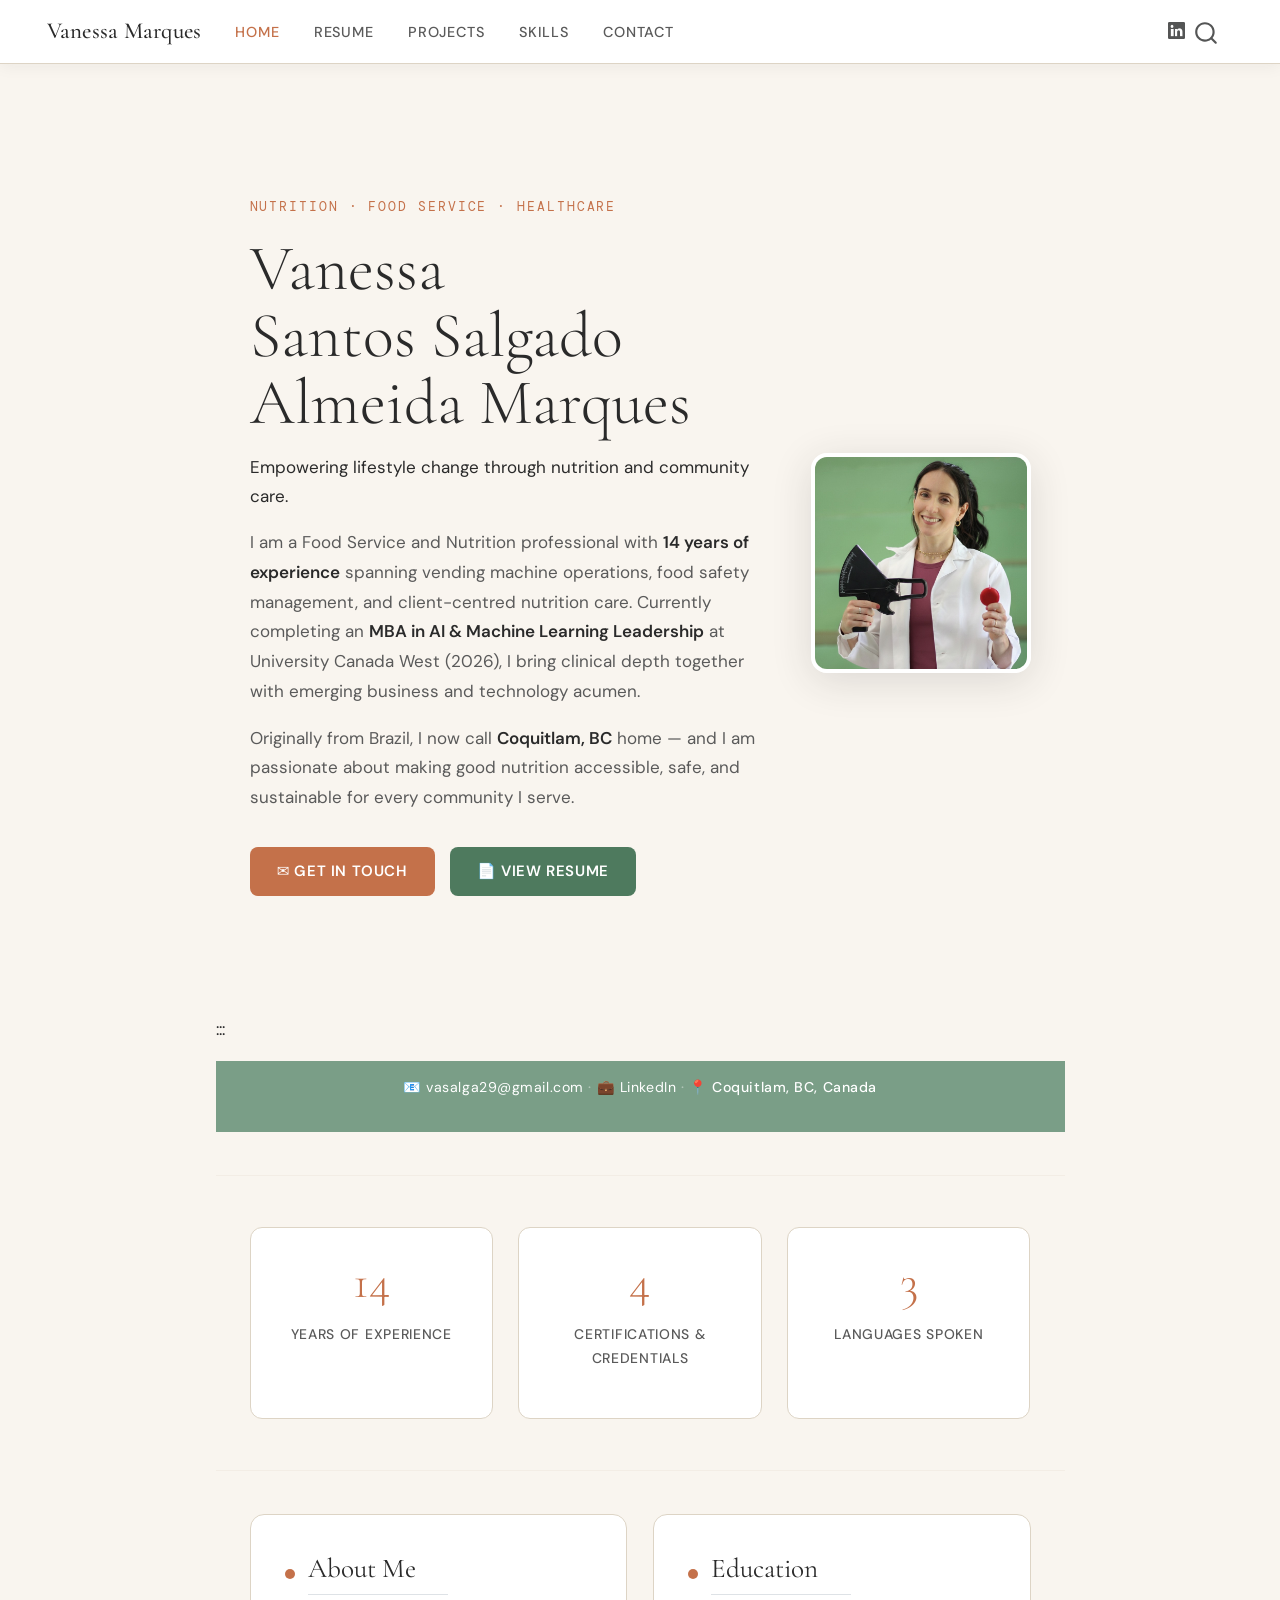
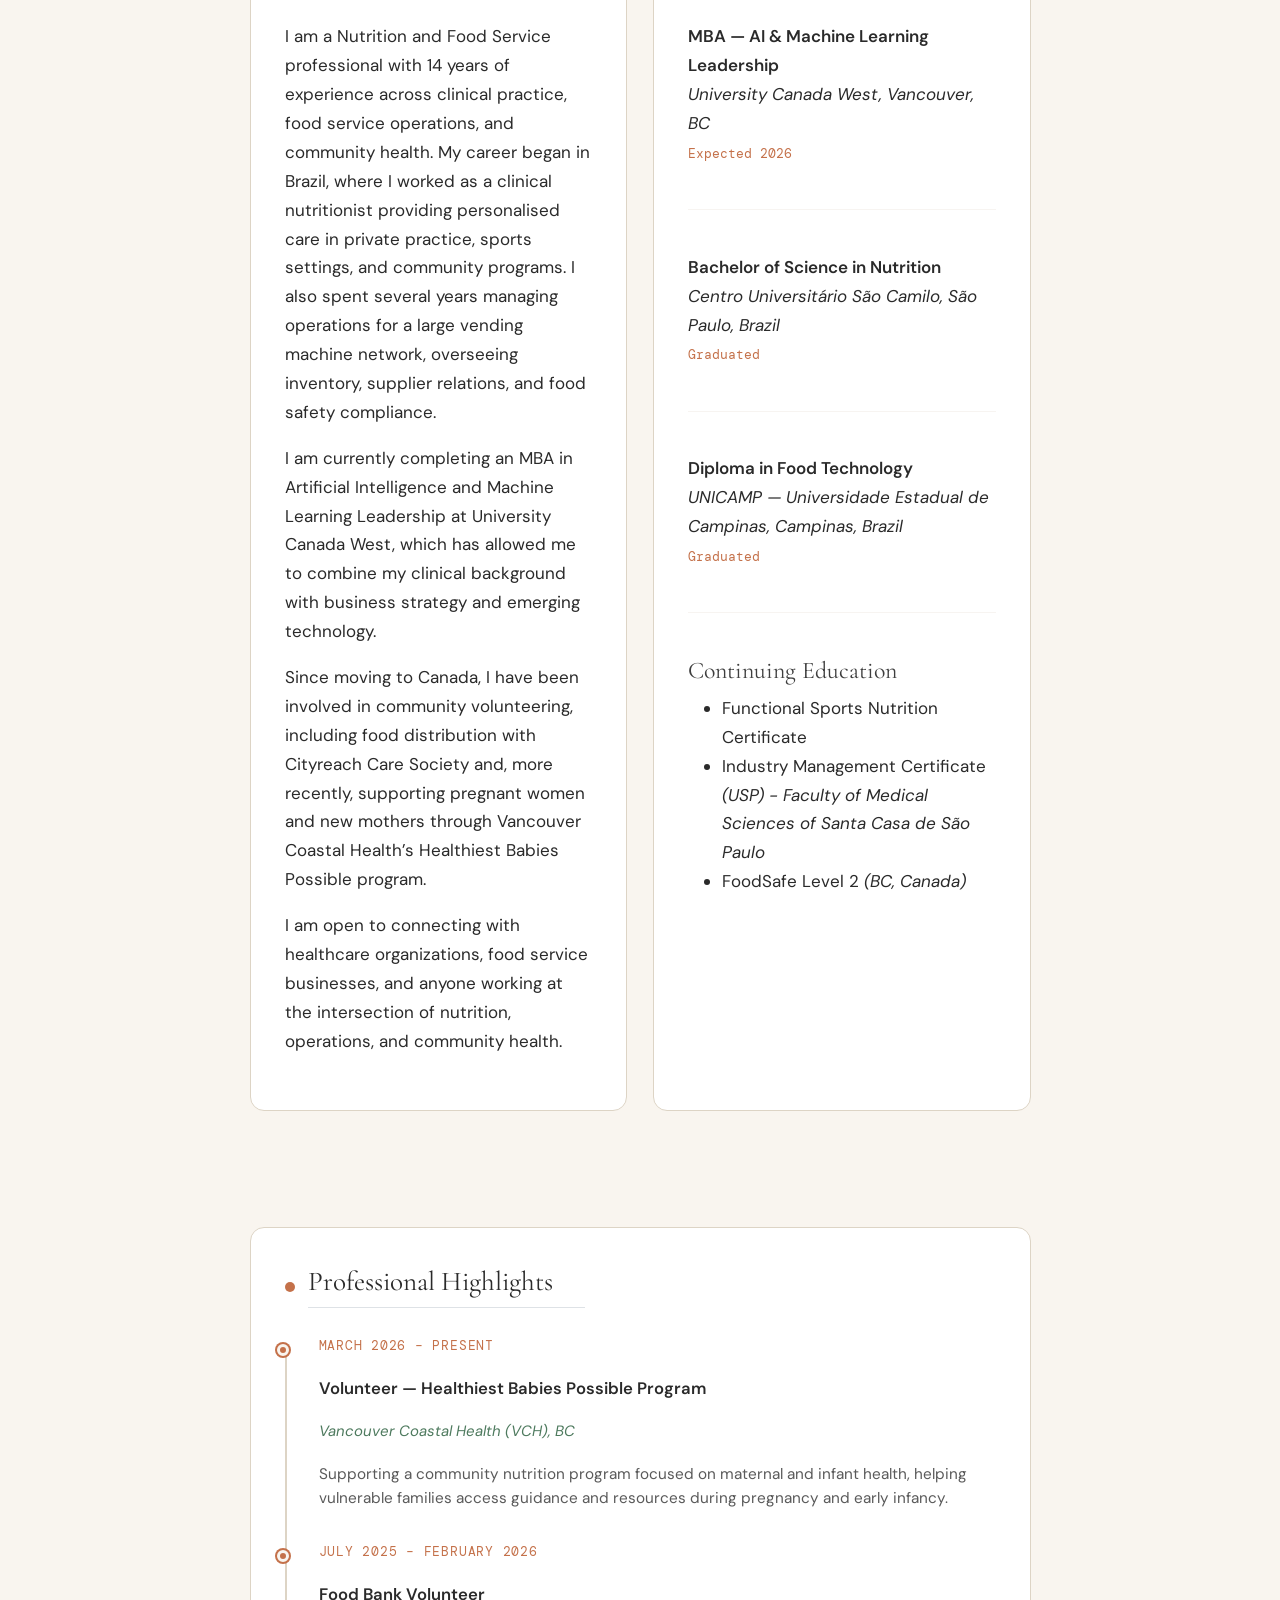
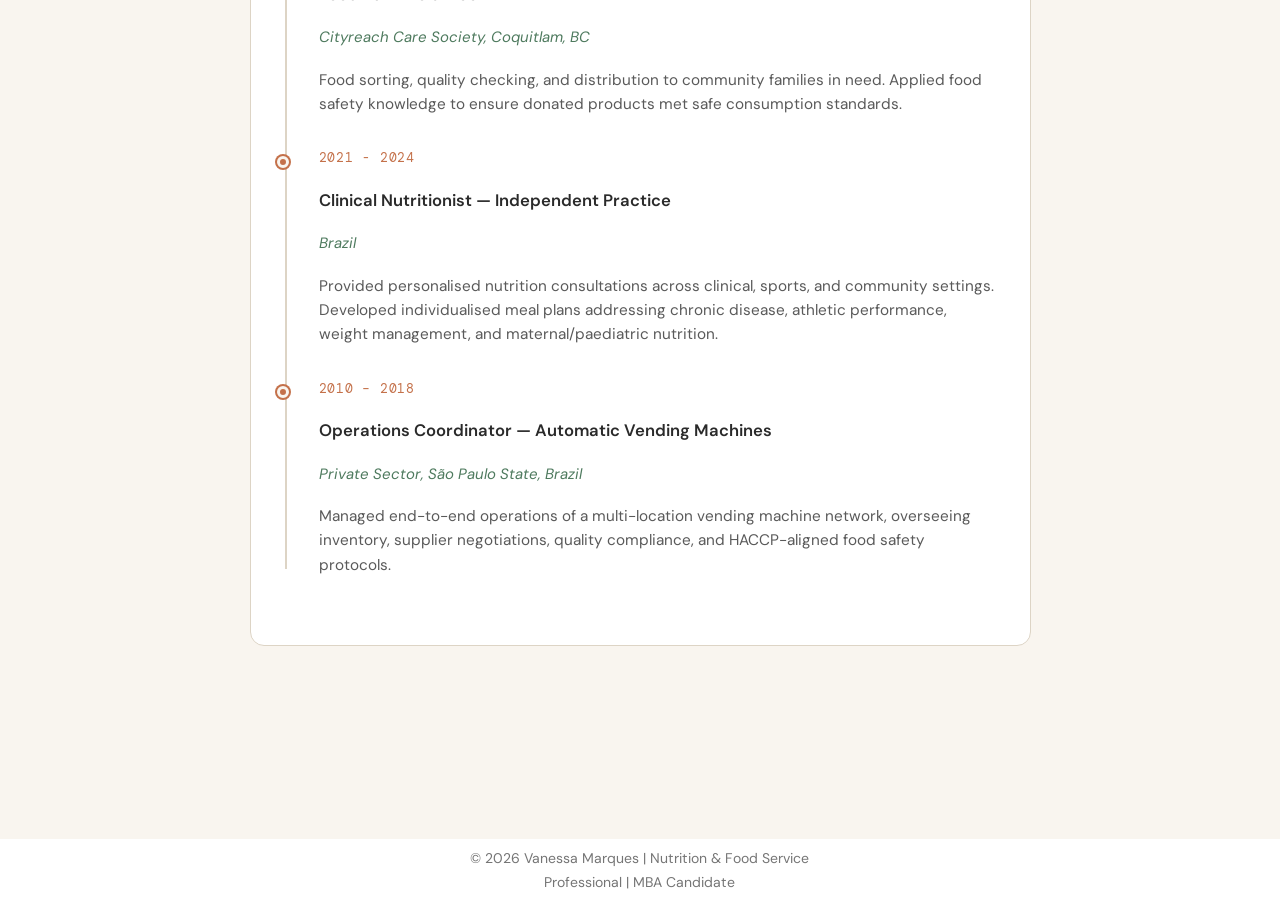
<file: index.html>
<!DOCTYPE html>
<html xmlns="http://www.w3.org/1999/xhtml" lang="en" xml:lang="en"><head>

<meta charset="utf-8">
<meta name="generator" content="quarto-1.8.27">

<meta name="viewport" content="width=device-width, initial-scale=1.0, user-scalable=yes">


<title>Vanessa Marques</title>
<style>
code{white-space: pre-wrap;}
span.smallcaps{font-variant: small-caps;}
div.columns{display: flex; gap: min(4vw, 1.5em);}
div.column{flex: auto; overflow-x: auto;}
div.hanging-indent{margin-left: 1.5em; text-indent: -1.5em;}
ul.task-list{list-style: none;}
ul.task-list li input[type="checkbox"] {
  width: 0.8em;
  margin: 0 0.8em 0.2em -1em; /* quarto-specific, see https://github.com/quarto-dev/quarto-cli/issues/4556 */ 
  vertical-align: middle;
}
</style>


<script src="site_libs/quarto-nav/quarto-nav.js"></script>
<script src="site_libs/quarto-nav/headroom.min.js"></script>
<script src="site_libs/clipboard/clipboard.min.js"></script>
<script src="site_libs/quarto-search/autocomplete.umd.js"></script>
<script src="site_libs/quarto-search/fuse.min.js"></script>
<script src="site_libs/quarto-search/quarto-search.js"></script>
<meta name="quarto:offset" content="./">
<script src="site_libs/quarto-html/quarto.js" type="module"></script>
<script src="site_libs/quarto-html/tabsets/tabsets.js" type="module"></script>
<script src="site_libs/quarto-html/axe/axe-check.js" type="module"></script>
<script src="site_libs/quarto-html/popper.min.js"></script>
<script src="site_libs/quarto-html/tippy.umd.min.js"></script>
<script src="site_libs/quarto-html/anchor.min.js"></script>
<link href="site_libs/quarto-html/tippy.css" rel="stylesheet">
<link href="site_libs/quarto-html/quarto-syntax-highlighting-ed96de9b727972fe78a7b5d16c58bf87.css" rel="stylesheet" id="quarto-text-highlighting-styles">
<script src="site_libs/bootstrap/bootstrap.min.js"></script>
<link href="site_libs/bootstrap/bootstrap-icons.css" rel="stylesheet">
<link href="site_libs/bootstrap/bootstrap-afa37c5c79185640b9c231024f4fe5ea.min.css" rel="stylesheet" append-hash="true" id="quarto-bootstrap" data-mode="light">
<script id="quarto-search-options" type="application/json">{
  "location": "navbar",
  "copy-button": false,
  "collapse-after": 3,
  "panel-placement": "end",
  "type": "overlay",
  "limit": 50,
  "keyboard-shortcut": [
    "f",
    "/",
    "s"
  ],
  "show-item-context": false,
  "language": {
    "search-no-results-text": "No results",
    "search-matching-documents-text": "matching documents",
    "search-copy-link-title": "Copy link to search",
    "search-hide-matches-text": "Hide additional matches",
    "search-more-match-text": "more match in this document",
    "search-more-matches-text": "more matches in this document",
    "search-clear-button-title": "Clear",
    "search-text-placeholder": "",
    "search-detached-cancel-button-title": "Cancel",
    "search-submit-button-title": "Submit",
    "search-label": "Search"
  }
}</script>


<link rel="stylesheet" href="styles.css">
</head>

<body class="nav-fixed quarto-light">

<div id="quarto-search-results"></div>
  <header id="quarto-header" class="headroom fixed-top">
    <nav class="navbar navbar-expand-lg " data-bs-theme="dark">
      <div class="navbar-container container-fluid">
      <div class="navbar-brand-container mx-auto">
    <a class="navbar-brand" href="./index.html">
    <span class="navbar-title">Vanessa Marques</span>
    </a>
  </div>
            <div id="quarto-search" class="" title="Search"></div>
          <button class="navbar-toggler" type="button" data-bs-toggle="collapse" data-bs-target="#navbarCollapse" aria-controls="navbarCollapse" role="menu" aria-expanded="false" aria-label="Toggle navigation" onclick="if (window.quartoToggleHeadroom) { window.quartoToggleHeadroom(); }">
  <span class="navbar-toggler-icon"></span>
</button>
          <div class="collapse navbar-collapse" id="navbarCollapse">
            <ul class="navbar-nav navbar-nav-scroll me-auto">
  <li class="nav-item">
    <a class="nav-link active" href="./index.html" aria-current="page"> 
<span class="menu-text">Home</span></a>
  </li>  
  <li class="nav-item">
    <a class="nav-link" href="./resume.html"> 
<span class="menu-text">Resume</span></a>
  </li>  
  <li class="nav-item">
    <a class="nav-link" href="./projects.html"> 
<span class="menu-text">Projects</span></a>
  </li>  
  <li class="nav-item">
    <a class="nav-link" href="./skills.html"> 
<span class="menu-text">Skills</span></a>
  </li>  
  <li class="nav-item">
    <a class="nav-link" href="./contact.html"> 
<span class="menu-text">Contact</span></a>
  </li>  
</ul>
          </div> <!-- /navcollapse -->
            <div class="quarto-navbar-tools">
    <a href="https://www.linkedin.com/in/vanessamarques-nutrition-operations" title="LinkedIn" class="quarto-navigation-tool px-1" aria-label="LinkedIn"><i class="bi bi-linkedin"></i></a>
</div>
      </div> <!-- /container-fluid -->
    </nav>
</header>
<!-- content -->
<div id="quarto-content" class="quarto-container page-columns page-rows-contents page-layout-full page-navbar">
<!-- sidebar -->
<!-- margin-sidebar -->
    
<!-- main -->
<main class="content column-page" id="quarto-document-content"><header id="title-block-header" class="quarto-title-block"></header>




<!-- ╔══════════════════════════════════════════════════╗ -->
<!--                    HERO SECTION                       -->
<!-- ╚══════════════════════════════════════════════════╝ -->
<div class="hero">
<div class="hero-text">
<p><span class="hero-eyebrow">Nutrition · Food Service · Healthcare</span></p>
<p><span class="hero-name">Vanessa</span><br>
<span class="hero-name">Santos Salgado Almeida Marques</span></p>
<p><span class="hero-tagline">Empowering lifestyle change through nutrition and community care.</span></p>
<div class="hero-bio">
<p>I am a Food Service and Nutrition professional with <strong>14 years of experience</strong> spanning vending machine operations, food safety management, and client-centred nutrition care. Currently completing an <strong>MBA in AI &amp; Machine Learning Leadership</strong> at University Canada West (2026), I bring clinical depth together with emerging business and technology acumen.</p>
<p>Originally from Brazil, I now call <strong>Coquitlam, BC</strong> home — and I am passionate about making good nutrition accessible, safe, and sustainable for every community I serve.</p>
</div>
<p><a href="contact.html" class="download-btn">✉ Get in Touch</a> &nbsp; <a href="resume.html" class="download-btn" style="background:var(--sage-dark)">📄 View Resume</a></p>
</div>
<div class="hero-photo">
<p><img src="Vanessa_nutritionist.jpg" class="img-fluid" style="width:220px;height:220px;border-radius:16px;object-fit:cover;object-position:top center;"></p>
</div>
</div>
<p>:::</p>
<!-- ╔══════════════════════════════════════════════════╗ -->
<!--                  CONTACT STRIP                        -->
<!-- ╚══════════════════════════════════════════════════╝ -->
<div class="contact-strip">
<p>📧 <a href="mailto:vasalga29@gmail.com">vasalga29@gmail.com</a> <span class="sep">·</span> 💼 <a href="https://www.linkedin.com/in/vanessamarques-nutrition-operations">LinkedIn</a> <span class="sep">·</span> 📍 Coquitlam, BC, Canada</p>
</div>
<hr>
<!-- ╔══════════════════════════════════════════════════╗ -->
<!--                   STATS ROW                           -->
<!-- ╚══════════════════════════════════════════════════╝ -->
<div class="stats-row">
<div class="stat-card">
<div class="stat-number">
<p>14</p>
</div>
<div class="stat-label">
<p>Years of Experience</p>
</div>
</div>
<div class="stat-card">
<div class="stat-number">
<p>4</p>
</div>
<div class="stat-label">
<p>Certifications &amp; Credentials</p>
</div>
</div>
<div class="stat-card">
<div class="stat-number">
<p>3</p>
</div>
<div class="stat-label">
<p>Languages Spoken</p>
</div>
</div>
</div>
<hr>
<!-- ╔══════════════════════════════════════════════════╗ -->
<!--               ABOUT + EDUCATION (2-COL)               -->
<!-- ╚══════════════════════════════════════════════════╝ -->
<div class="two-col">
<div class="section-box">
<div class="section-title-accent">
<div class="title-dot">

</div>
<section id="about-me" class="level2">
<h2 class="anchored" data-anchor-id="about-me">About Me</h2>
</section>
</div>
<p>I am a Nutrition and Food Service professional with 14 years of experience across clinical practice, food service operations, and community health. My career began in Brazil, where I worked as a clinical nutritionist providing personalised care in private practice, sports settings, and community programs. I also spent several years managing operations for a large vending machine network, overseeing inventory, supplier relations, and food safety compliance.</p>
<p>I am currently completing an MBA in Artificial Intelligence and Machine Learning Leadership at University Canada West, which has allowed me to combine my clinical background with business strategy and emerging technology.</p>
<p>Since moving to Canada, I have been involved in community volunteering, including food distribution with Cityreach Care Society and, more recently, supporting pregnant women and new mothers through Vancouver Coastal Health’s Healthiest Babies Possible program.</p>
<p>I am open to connecting with healthcare organizations, food service businesses, and anyone working at the intersection of nutrition, operations, and community health.</p>
</div>
<div class="section-box">
<div class="section-title-accent">
<div class="title-dot">

</div>
<section id="education" class="level2">
<h2 class="anchored" data-anchor-id="education">Education</h2>
</section>
</div>
<p><strong>MBA — AI &amp; Machine Learning Leadership</strong><br>
<em>University Canada West, Vancouver, BC</em><br>
<span style="font-family:var(--font-mono);font-size:0.78rem;color:var(--terra);">Expected 2026</span></p>
<hr>
<p><strong>Bachelor of Science in Nutrition</strong><br>
<em>Centro Universitário São Camilo, São Paulo, Brazil</em><br>
<span style="font-family:var(--font-mono);font-size:0.78rem;color:var(--terra);">Graduated</span></p>
<hr>
<p><strong>Diploma in Food Technology</strong><br>
<em>UNICAMP — Universidade Estadual de Campinas, Campinas, Brazil</em><br>
<span style="font-family:var(--font-mono);font-size:0.78rem;color:var(--terra);">Graduated</span></p>
<hr>
<section id="continuing-education" class="level3">
<h3 class="anchored" data-anchor-id="continuing-education">Continuing Education</h3>
<ul>
<li>Functional Sports Nutrition Certificate</li>
<li>Industry Management Certificate <em>(USP) - Faculty of Medical Sciences of Santa Casa de São Paulo</em></li>
<li>FoodSafe Level 2 <em>(BC, Canada)</em></li>
</ul>
</section>
</div>
</div>
<!-- ╔══════════════════════════════════════════════════╗ -->
<!--               COMMUNITY & HIGHLIGHTS                  -->
<!-- ╚══════════════════════════════════════════════════╝ -->
<div class="content-area">
<div class="section-box">
<div class="section-title-accent">
<div class="title-dot">

</div>
<section id="professional-highlights" class="level2">
<h2 class="anchored" data-anchor-id="professional-highlights">Professional Highlights</h2>
</section>
</div>
<div class="timeline">
<div class="timeline-item">
<div class="timeline-date">
<p>March 2026 – Present</p>
</div>
<div class="timeline-title">
<p>Volunteer — Healthiest Babies Possible Program</p>
</div>
<div class="timeline-org">
<p>Vancouver Coastal Health (VCH), BC</p>
</div>
<div class="timeline-body">
<p>Supporting a community nutrition program focused on maternal and infant health, helping vulnerable families access guidance and resources during pregnancy and early infancy.</p>
</div>
</div>
<div class="timeline-item">
<div class="timeline-date">
<p>July 2025 – February 2026</p>
</div>
<div class="timeline-title">
<p>Food Bank Volunteer</p>
</div>
<div class="timeline-org">
<p>Cityreach Care Society, Coquitlam, BC</p>
</div>
<div class="timeline-body">
<p>Food sorting, quality checking, and distribution to community families in need. Applied food safety knowledge to ensure donated products met safe consumption standards.</p>
</div>
</div>
<div class="timeline-item">
<div class="timeline-date">
<p>2021 - 2024</p>
</div>
<div class="timeline-title">
<p>Clinical Nutritionist — Independent Practice</p>
</div>
<div class="timeline-org">
<p>Brazil</p>
</div>
<div class="timeline-body">
<p>Provided personalised nutrition consultations across clinical, sports, and community settings. Developed individualised meal plans addressing chronic disease, athletic performance, weight management, and maternal/paediatric nutrition.</p>
</div>
</div>
<div class="timeline-item">
<div class="timeline-date">
<p>2010 – 2018</p>
</div>
<div class="timeline-title">
<p>Operations Coordinator — Automatic Vending Machines</p>
</div>
<div class="timeline-org">
<p>Private Sector, São Paulo State, Brazil</p>
</div>
<div class="timeline-body">
<p>Managed end-to-end operations of a multi-location vending machine network, overseeing inventory, supplier negotiations, quality compliance, and HACCP-aligned food safety protocols.</p>
</div>
</div>
</div>


</div>
</div>

</main> <!-- /main -->
<script id="quarto-html-after-body" type="application/javascript">
  window.document.addEventListener("DOMContentLoaded", function (event) {
    const icon = "";
    const anchorJS = new window.AnchorJS();
    anchorJS.options = {
      placement: 'right',
      icon: icon
    };
    anchorJS.add('.anchored');
    const isCodeAnnotation = (el) => {
      for (const clz of el.classList) {
        if (clz.startsWith('code-annotation-')) {                     
          return true;
        }
      }
      return false;
    }
    const onCopySuccess = function(e) {
      // button target
      const button = e.trigger;
      // don't keep focus
      button.blur();
      // flash "checked"
      button.classList.add('code-copy-button-checked');
      var currentTitle = button.getAttribute("title");
      button.setAttribute("title", "Copied!");
      let tooltip;
      if (window.bootstrap) {
        button.setAttribute("data-bs-toggle", "tooltip");
        button.setAttribute("data-bs-placement", "left");
        button.setAttribute("data-bs-title", "Copied!");
        tooltip = new bootstrap.Tooltip(button, 
          { trigger: "manual", 
            customClass: "code-copy-button-tooltip",
            offset: [0, -8]});
        tooltip.show();    
      }
      setTimeout(function() {
        if (tooltip) {
          tooltip.hide();
          button.removeAttribute("data-bs-title");
          button.removeAttribute("data-bs-toggle");
          button.removeAttribute("data-bs-placement");
        }
        button.setAttribute("title", currentTitle);
        button.classList.remove('code-copy-button-checked');
      }, 1000);
      // clear code selection
      e.clearSelection();
    }
    const getTextToCopy = function(trigger) {
      const outerScaffold = trigger.parentElement.cloneNode(true);
      const codeEl = outerScaffold.querySelector('code');
      for (const childEl of codeEl.children) {
        if (isCodeAnnotation(childEl)) {
          childEl.remove();
        }
      }
      return codeEl.innerText;
    }
    const clipboard = new window.ClipboardJS('.code-copy-button:not([data-in-quarto-modal])', {
      text: getTextToCopy
    });
    clipboard.on('success', onCopySuccess);
    if (window.document.getElementById('quarto-embedded-source-code-modal')) {
      const clipboardModal = new window.ClipboardJS('.code-copy-button[data-in-quarto-modal]', {
        text: getTextToCopy,
        container: window.document.getElementById('quarto-embedded-source-code-modal')
      });
      clipboardModal.on('success', onCopySuccess);
    }
      var localhostRegex = new RegExp(/^(?:http|https):\/\/localhost\:?[0-9]*\//);
      var mailtoRegex = new RegExp(/^mailto:/);
        var filterRegex = new RegExp('/' + window.location.host + '/');
      var isInternal = (href) => {
          return filterRegex.test(href) || localhostRegex.test(href) || mailtoRegex.test(href);
      }
      // Inspect non-navigation links and adorn them if external
     var links = window.document.querySelectorAll('a[href]:not(.nav-link):not(.navbar-brand):not(.toc-action):not(.sidebar-link):not(.sidebar-item-toggle):not(.pagination-link):not(.no-external):not([aria-hidden]):not(.dropdown-item):not(.quarto-navigation-tool):not(.about-link)');
      for (var i=0; i<links.length; i++) {
        const link = links[i];
        if (!isInternal(link.href)) {
          // undo the damage that might have been done by quarto-nav.js in the case of
          // links that we want to consider external
          if (link.dataset.originalHref !== undefined) {
            link.href = link.dataset.originalHref;
          }
        }
      }
    function tippyHover(el, contentFn, onTriggerFn, onUntriggerFn) {
      const config = {
        allowHTML: true,
        maxWidth: 500,
        delay: 100,
        arrow: false,
        appendTo: function(el) {
            return el.parentElement;
        },
        interactive: true,
        interactiveBorder: 10,
        theme: 'quarto',
        placement: 'bottom-start',
      };
      if (contentFn) {
        config.content = contentFn;
      }
      if (onTriggerFn) {
        config.onTrigger = onTriggerFn;
      }
      if (onUntriggerFn) {
        config.onUntrigger = onUntriggerFn;
      }
      window.tippy(el, config); 
    }
    const noterefs = window.document.querySelectorAll('a[role="doc-noteref"]');
    for (var i=0; i<noterefs.length; i++) {
      const ref = noterefs[i];
      tippyHover(ref, function() {
        // use id or data attribute instead here
        let href = ref.getAttribute('data-footnote-href') || ref.getAttribute('href');
        try { href = new URL(href).hash; } catch {}
        const id = href.replace(/^#\/?/, "");
        const note = window.document.getElementById(id);
        if (note) {
          return note.innerHTML;
        } else {
          return "";
        }
      });
    }
    const xrefs = window.document.querySelectorAll('a.quarto-xref');
    const processXRef = (id, note) => {
      // Strip column container classes
      const stripColumnClz = (el) => {
        el.classList.remove("page-full", "page-columns");
        if (el.children) {
          for (const child of el.children) {
            stripColumnClz(child);
          }
        }
      }
      stripColumnClz(note)
      if (id === null || id.startsWith('sec-')) {
        // Special case sections, only their first couple elements
        const container = document.createElement("div");
        if (note.children && note.children.length > 2) {
          container.appendChild(note.children[0].cloneNode(true));
          for (let i = 1; i < note.children.length; i++) {
            const child = note.children[i];
            if (child.tagName === "P" && child.innerText === "") {
              continue;
            } else {
              container.appendChild(child.cloneNode(true));
              break;
            }
          }
          if (window.Quarto?.typesetMath) {
            window.Quarto.typesetMath(container);
          }
          return container.innerHTML
        } else {
          if (window.Quarto?.typesetMath) {
            window.Quarto.typesetMath(note);
          }
          return note.innerHTML;
        }
      } else {
        // Remove any anchor links if they are present
        const anchorLink = note.querySelector('a.anchorjs-link');
        if (anchorLink) {
          anchorLink.remove();
        }
        if (window.Quarto?.typesetMath) {
          window.Quarto.typesetMath(note);
        }
        if (note.classList.contains("callout")) {
          return note.outerHTML;
        } else {
          return note.innerHTML;
        }
      }
    }
    for (var i=0; i<xrefs.length; i++) {
      const xref = xrefs[i];
      tippyHover(xref, undefined, function(instance) {
        instance.disable();
        let url = xref.getAttribute('href');
        let hash = undefined; 
        if (url.startsWith('#')) {
          hash = url;
        } else {
          try { hash = new URL(url).hash; } catch {}
        }
        if (hash) {
          const id = hash.replace(/^#\/?/, "");
          const note = window.document.getElementById(id);
          if (note !== null) {
            try {
              const html = processXRef(id, note.cloneNode(true));
              instance.setContent(html);
            } finally {
              instance.enable();
              instance.show();
            }
          } else {
            // See if we can fetch this
            fetch(url.split('#')[0])
            .then(res => res.text())
            .then(html => {
              const parser = new DOMParser();
              const htmlDoc = parser.parseFromString(html, "text/html");
              const note = htmlDoc.getElementById(id);
              if (note !== null) {
                const html = processXRef(id, note);
                instance.setContent(html);
              } 
            }).finally(() => {
              instance.enable();
              instance.show();
            });
          }
        } else {
          // See if we can fetch a full url (with no hash to target)
          // This is a special case and we should probably do some content thinning / targeting
          fetch(url)
          .then(res => res.text())
          .then(html => {
            const parser = new DOMParser();
            const htmlDoc = parser.parseFromString(html, "text/html");
            const note = htmlDoc.querySelector('main.content');
            if (note !== null) {
              // This should only happen for chapter cross references
              // (since there is no id in the URL)
              // remove the first header
              if (note.children.length > 0 && note.children[0].tagName === "HEADER") {
                note.children[0].remove();
              }
              const html = processXRef(null, note);
              instance.setContent(html);
            } 
          }).finally(() => {
            instance.enable();
            instance.show();
          });
        }
      }, function(instance) {
      });
    }
        let selectedAnnoteEl;
        const selectorForAnnotation = ( cell, annotation) => {
          let cellAttr = 'data-code-cell="' + cell + '"';
          let lineAttr = 'data-code-annotation="' +  annotation + '"';
          const selector = 'span[' + cellAttr + '][' + lineAttr + ']';
          return selector;
        }
        const selectCodeLines = (annoteEl) => {
          const doc = window.document;
          const targetCell = annoteEl.getAttribute("data-target-cell");
          const targetAnnotation = annoteEl.getAttribute("data-target-annotation");
          const annoteSpan = window.document.querySelector(selectorForAnnotation(targetCell, targetAnnotation));
          const lines = annoteSpan.getAttribute("data-code-lines").split(",");
          const lineIds = lines.map((line) => {
            return targetCell + "-" + line;
          })
          let top = null;
          let height = null;
          let parent = null;
          if (lineIds.length > 0) {
              //compute the position of the single el (top and bottom and make a div)
              const el = window.document.getElementById(lineIds[0]);
              top = el.offsetTop;
              height = el.offsetHeight;
              parent = el.parentElement.parentElement;
            if (lineIds.length > 1) {
              const lastEl = window.document.getElementById(lineIds[lineIds.length - 1]);
              const bottom = lastEl.offsetTop + lastEl.offsetHeight;
              height = bottom - top;
            }
            if (top !== null && height !== null && parent !== null) {
              // cook up a div (if necessary) and position it 
              let div = window.document.getElementById("code-annotation-line-highlight");
              if (div === null) {
                div = window.document.createElement("div");
                div.setAttribute("id", "code-annotation-line-highlight");
                div.style.position = 'absolute';
                parent.appendChild(div);
              }
              div.style.top = top - 2 + "px";
              div.style.height = height + 4 + "px";
              div.style.left = 0;
              let gutterDiv = window.document.getElementById("code-annotation-line-highlight-gutter");
              if (gutterDiv === null) {
                gutterDiv = window.document.createElement("div");
                gutterDiv.setAttribute("id", "code-annotation-line-highlight-gutter");
                gutterDiv.style.position = 'absolute';
                const codeCell = window.document.getElementById(targetCell);
                const gutter = codeCell.querySelector('.code-annotation-gutter');
                gutter.appendChild(gutterDiv);
              }
              gutterDiv.style.top = top - 2 + "px";
              gutterDiv.style.height = height + 4 + "px";
            }
            selectedAnnoteEl = annoteEl;
          }
        };
        const unselectCodeLines = () => {
          const elementsIds = ["code-annotation-line-highlight", "code-annotation-line-highlight-gutter"];
          elementsIds.forEach((elId) => {
            const div = window.document.getElementById(elId);
            if (div) {
              div.remove();
            }
          });
          selectedAnnoteEl = undefined;
        };
          // Handle positioning of the toggle
      window.addEventListener(
        "resize",
        throttle(() => {
          elRect = undefined;
          if (selectedAnnoteEl) {
            selectCodeLines(selectedAnnoteEl);
          }
        }, 10)
      );
      function throttle(fn, ms) {
      let throttle = false;
      let timer;
        return (...args) => {
          if(!throttle) { // first call gets through
              fn.apply(this, args);
              throttle = true;
          } else { // all the others get throttled
              if(timer) clearTimeout(timer); // cancel #2
              timer = setTimeout(() => {
                fn.apply(this, args);
                timer = throttle = false;
              }, ms);
          }
        };
      }
        // Attach click handler to the DT
        const annoteDls = window.document.querySelectorAll('dt[data-target-cell]');
        for (const annoteDlNode of annoteDls) {
          annoteDlNode.addEventListener('click', (event) => {
            const clickedEl = event.target;
            if (clickedEl !== selectedAnnoteEl) {
              unselectCodeLines();
              const activeEl = window.document.querySelector('dt[data-target-cell].code-annotation-active');
              if (activeEl) {
                activeEl.classList.remove('code-annotation-active');
              }
              selectCodeLines(clickedEl);
              clickedEl.classList.add('code-annotation-active');
            } else {
              // Unselect the line
              unselectCodeLines();
              clickedEl.classList.remove('code-annotation-active');
            }
          });
        }
    const findCites = (el) => {
      const parentEl = el.parentElement;
      if (parentEl) {
        const cites = parentEl.dataset.cites;
        if (cites) {
          return {
            el,
            cites: cites.split(' ')
          };
        } else {
          return findCites(el.parentElement)
        }
      } else {
        return undefined;
      }
    };
    var bibliorefs = window.document.querySelectorAll('a[role="doc-biblioref"]');
    for (var i=0; i<bibliorefs.length; i++) {
      const ref = bibliorefs[i];
      const citeInfo = findCites(ref);
      if (citeInfo) {
        tippyHover(citeInfo.el, function() {
          var popup = window.document.createElement('div');
          citeInfo.cites.forEach(function(cite) {
            var citeDiv = window.document.createElement('div');
            citeDiv.classList.add('hanging-indent');
            citeDiv.classList.add('csl-entry');
            var biblioDiv = window.document.getElementById('ref-' + cite);
            if (biblioDiv) {
              citeDiv.innerHTML = biblioDiv.innerHTML;
            }
            popup.appendChild(citeDiv);
          });
          return popup.innerHTML;
        });
      }
    }
  });
  </script>
</div> <!-- /content -->
<footer class="footer">
  <div class="nav-footer">
    <div class="nav-footer-left">
      &nbsp;
    </div>   
    <div class="nav-footer-center">
<p>© 2026 Vanessa Marques | Nutrition &amp; Food Service Professional | MBA Candidate</p>
</div>
    <div class="nav-footer-right">
      &nbsp;
    </div>
  </div>
</footer>




</body></html>
</file>
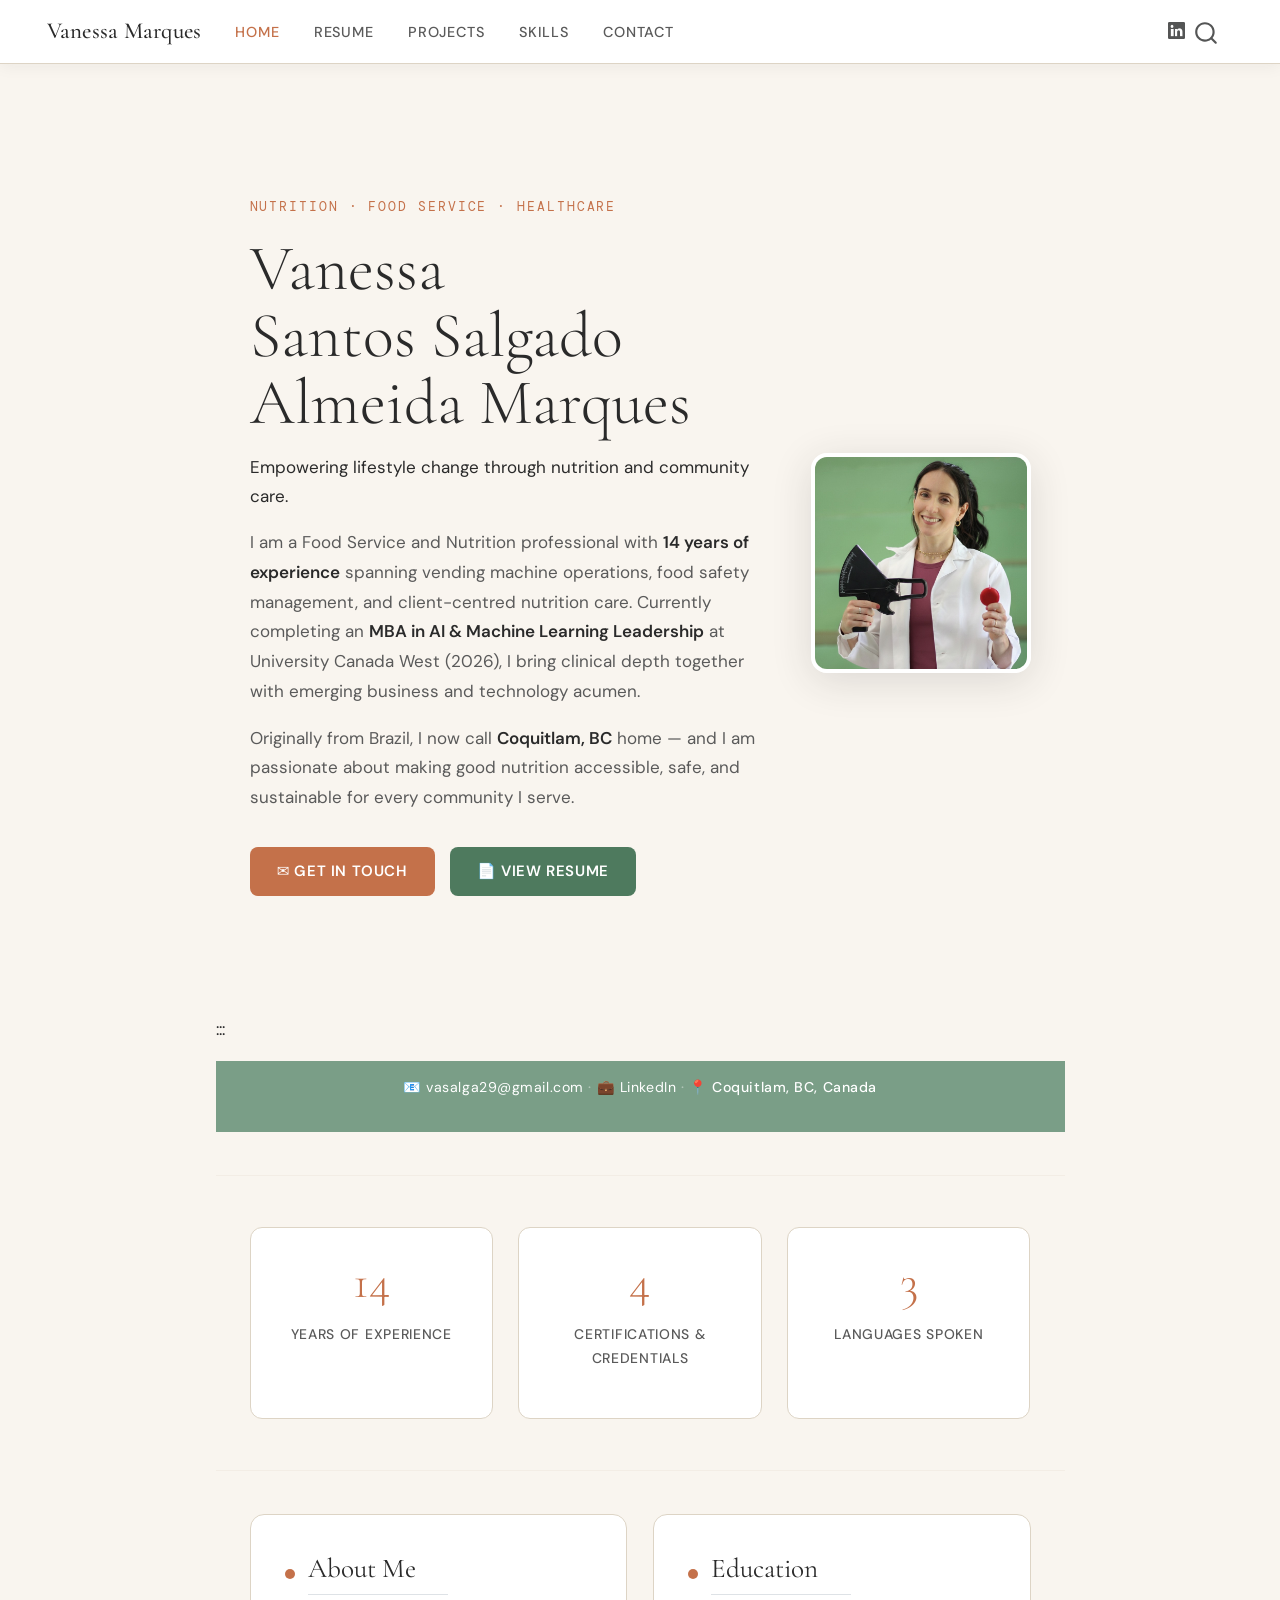
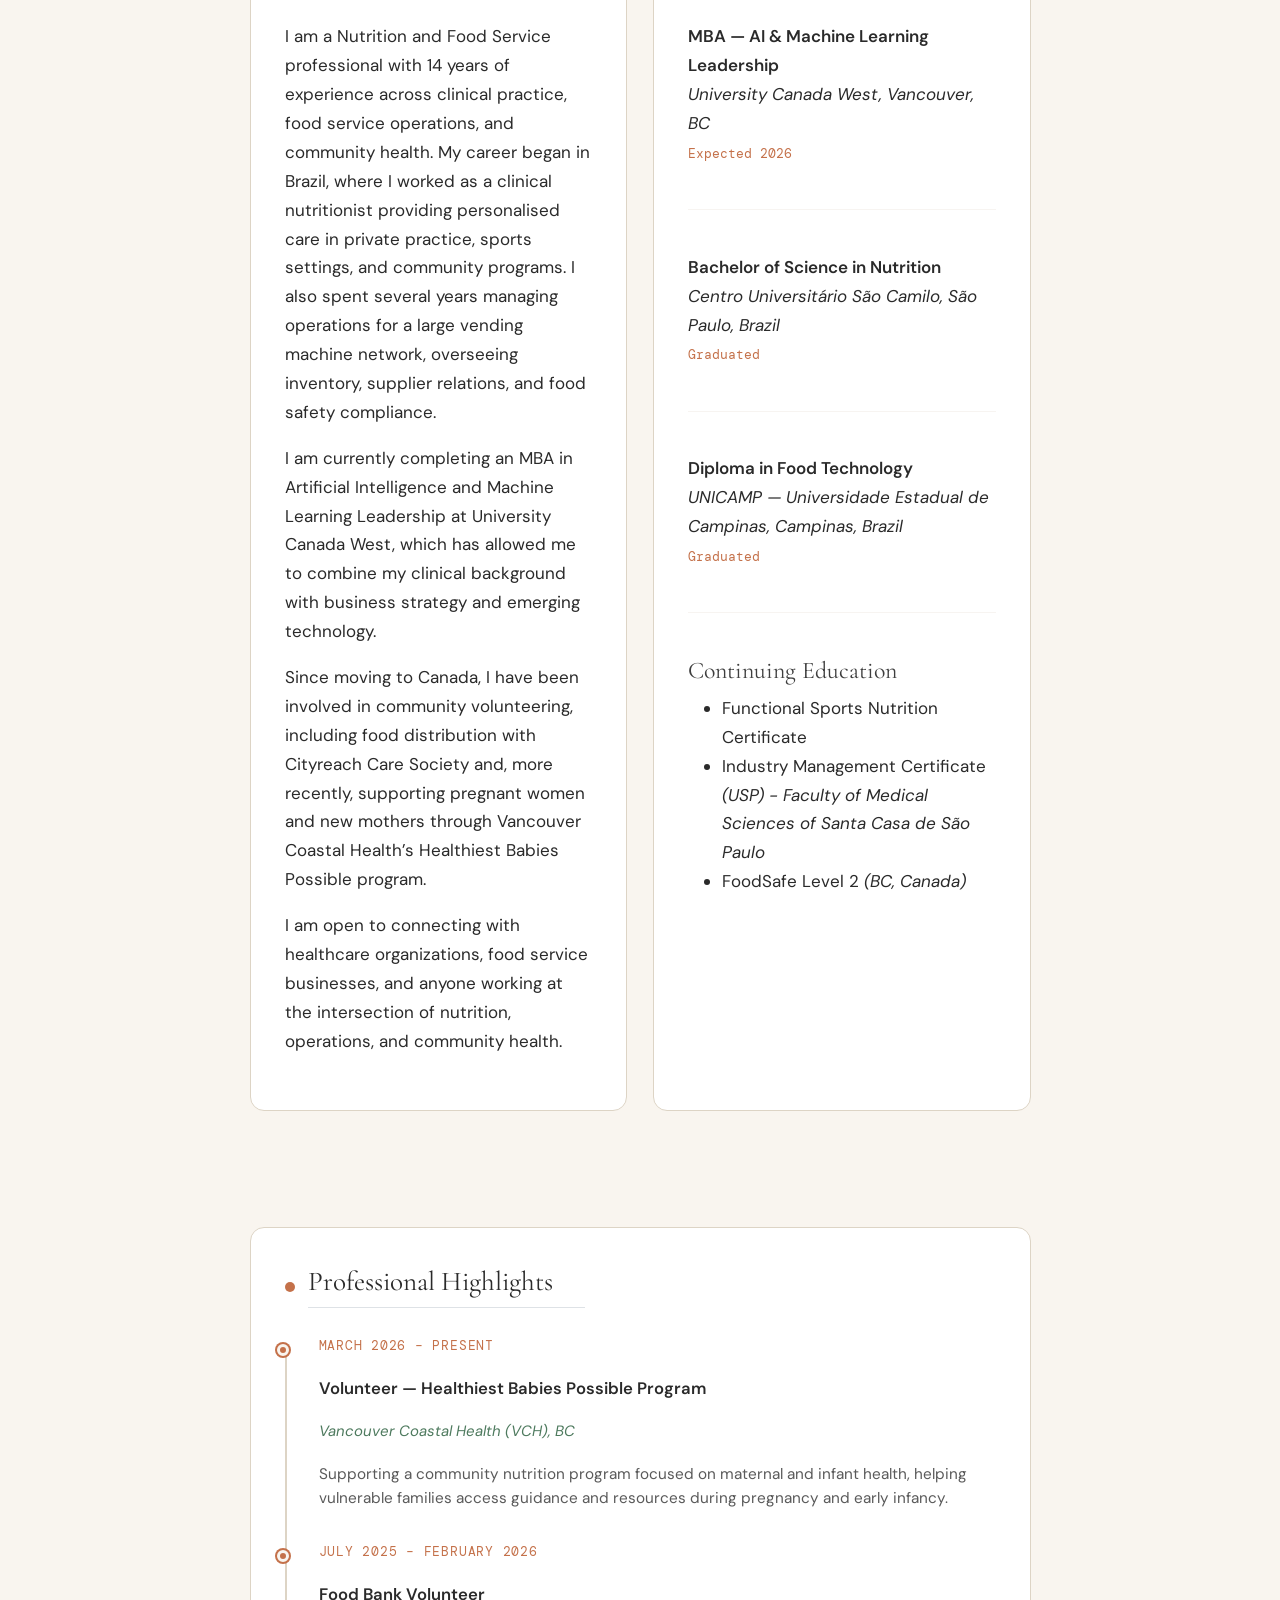
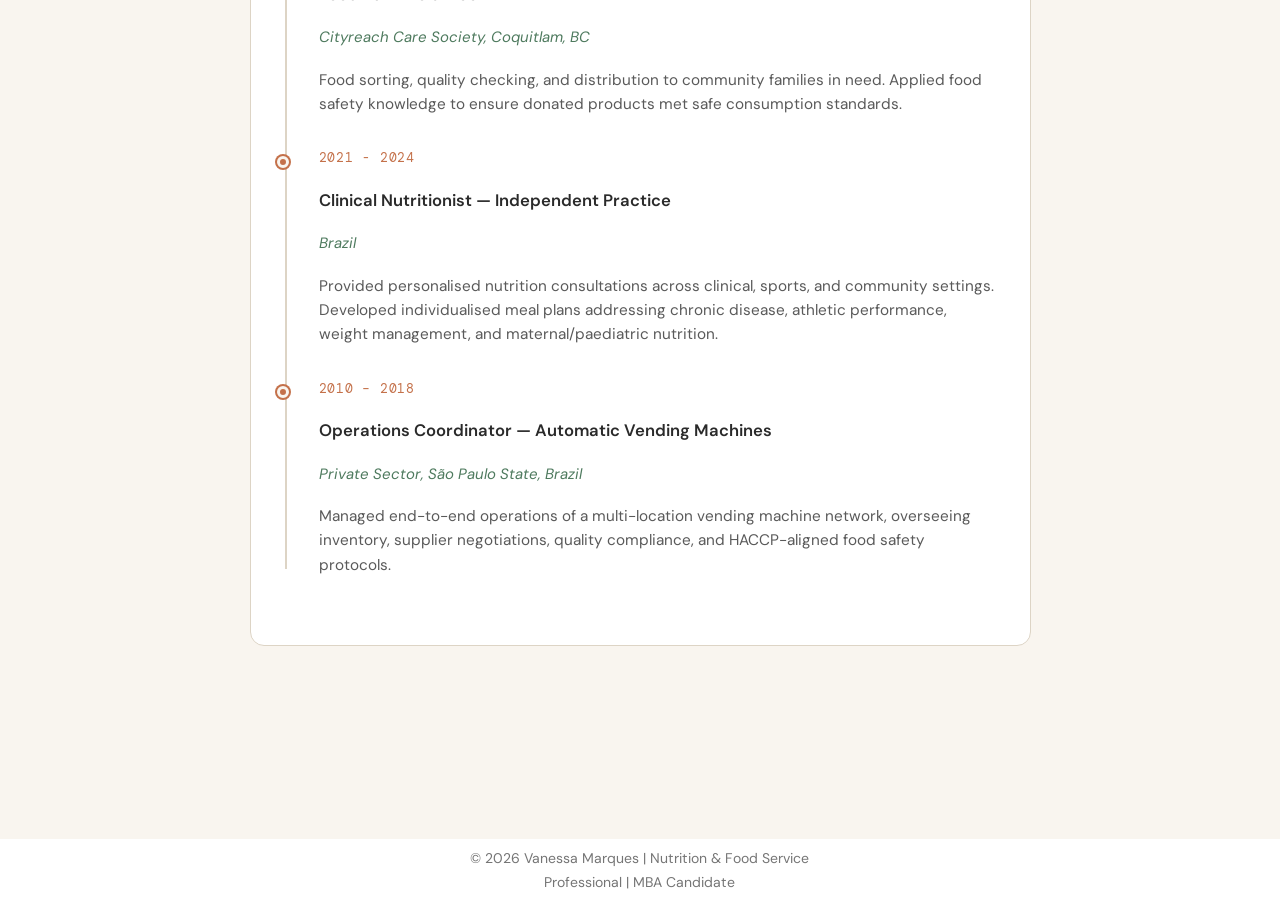
<file: docs/index.html>
<!DOCTYPE html>
<html xmlns="http://www.w3.org/1999/xhtml" lang="en" xml:lang="en"><head>

<meta charset="utf-8">
<meta name="generator" content="quarto-1.8.26">

<meta name="viewport" content="width=device-width, initial-scale=1.0, user-scalable=yes">


<title>Vanessa Marques</title>
<style>
code{white-space: pre-wrap;}
span.smallcaps{font-variant: small-caps;}
div.columns{display: flex; gap: min(4vw, 1.5em);}
div.column{flex: auto; overflow-x: auto;}
div.hanging-indent{margin-left: 1.5em; text-indent: -1.5em;}
ul.task-list{list-style: none;}
ul.task-list li input[type="checkbox"] {
  width: 0.8em;
  margin: 0 0.8em 0.2em -1em; /* quarto-specific, see https://github.com/quarto-dev/quarto-cli/issues/4556 */ 
  vertical-align: middle;
}
</style>


<script src="site_libs/quarto-nav/quarto-nav.js"></script>
<script src="site_libs/quarto-nav/headroom.min.js"></script>
<script src="site_libs/clipboard/clipboard.min.js"></script>
<script src="site_libs/quarto-search/autocomplete.umd.js"></script>
<script src="site_libs/quarto-search/fuse.min.js"></script>
<script src="site_libs/quarto-search/quarto-search.js"></script>
<meta name="quarto:offset" content="./">
<script src="site_libs/quarto-html/quarto.js" type="module"></script>
<script src="site_libs/quarto-html/tabsets/tabsets.js" type="module"></script>
<script src="site_libs/quarto-html/axe/axe-check.js" type="module"></script>
<script src="site_libs/quarto-html/popper.min.js"></script>
<script src="site_libs/quarto-html/tippy.umd.min.js"></script>
<script src="site_libs/quarto-html/anchor.min.js"></script>
<link href="site_libs/quarto-html/tippy.css" rel="stylesheet">
<link href="site_libs/quarto-html/quarto-syntax-highlighting-587c61ba64f3a5504c4d52d930310e48.css" rel="stylesheet" id="quarto-text-highlighting-styles">
<script src="site_libs/bootstrap/bootstrap.min.js"></script>
<link href="site_libs/bootstrap/bootstrap-icons.css" rel="stylesheet">
<link href="site_libs/bootstrap/bootstrap-e31584831b205ffbb2d98406f31c2a5b.min.css" rel="stylesheet" append-hash="true" id="quarto-bootstrap" data-mode="light">
<script id="quarto-search-options" type="application/json">{
  "location": "navbar",
  "copy-button": false,
  "collapse-after": 3,
  "panel-placement": "end",
  "type": "overlay",
  "limit": 50,
  "keyboard-shortcut": [
    "f",
    "/",
    "s"
  ],
  "show-item-context": false,
  "language": {
    "search-no-results-text": "No results",
    "search-matching-documents-text": "matching documents",
    "search-copy-link-title": "Copy link to search",
    "search-hide-matches-text": "Hide additional matches",
    "search-more-match-text": "more match in this document",
    "search-more-matches-text": "more matches in this document",
    "search-clear-button-title": "Clear",
    "search-text-placeholder": "",
    "search-detached-cancel-button-title": "Cancel",
    "search-submit-button-title": "Submit",
    "search-label": "Search"
  }
}</script>


<link rel="stylesheet" href="styles.css">
</head>

<body class="nav-fixed quarto-light">

<div id="quarto-search-results"></div>
  <header id="quarto-header" class="headroom fixed-top">
    <nav class="navbar navbar-expand-lg " data-bs-theme="dark">
      <div class="navbar-container container-fluid">
      <div class="navbar-brand-container mx-auto">
    <a class="navbar-brand" href="./index.html">
    <span class="navbar-title">Vanessa Marques</span>
    </a>
  </div>
            <div id="quarto-search" class="" title="Search"></div>
          <button class="navbar-toggler" type="button" data-bs-toggle="collapse" data-bs-target="#navbarCollapse" aria-controls="navbarCollapse" role="menu" aria-expanded="false" aria-label="Toggle navigation" onclick="if (window.quartoToggleHeadroom) { window.quartoToggleHeadroom(); }">
  <span class="navbar-toggler-icon"></span>
</button>
          <div class="collapse navbar-collapse" id="navbarCollapse">
            <ul class="navbar-nav navbar-nav-scroll me-auto">
  <li class="nav-item">
    <a class="nav-link active" href="./index.html" aria-current="page"> 
<span class="menu-text">Home</span></a>
  </li>  
  <li class="nav-item">
    <a class="nav-link" href="./resume.html"> 
<span class="menu-text">Resume</span></a>
  </li>  
  <li class="nav-item">
    <a class="nav-link" href="./projects.html"> 
<span class="menu-text">Projects</span></a>
  </li>  
  <li class="nav-item">
    <a class="nav-link" href="./skills.html"> 
<span class="menu-text">Skills</span></a>
  </li>  
  <li class="nav-item">
    <a class="nav-link" href="./contact.html"> 
<span class="menu-text">Contact</span></a>
  </li>  
</ul>
          </div> <!-- /navcollapse -->
            <div class="quarto-navbar-tools">
    <a href="https://www.linkedin.com/in/vanessamarques-nutrition-operations" title="LinkedIn" class="quarto-navigation-tool px-1" aria-label="LinkedIn"><i class="bi bi-linkedin"></i></a>
</div>
      </div> <!-- /container-fluid -->
    </nav>
</header>
<!-- content -->
<div id="quarto-content" class="quarto-container page-columns page-rows-contents page-layout-full page-navbar">
<!-- sidebar -->
<!-- margin-sidebar -->
    
<!-- main -->
<main class="content column-page" id="quarto-document-content"><header id="title-block-header" class="quarto-title-block"></header>




<!-- ╔══════════════════════════════════════════════════╗ -->
<!--                    HERO SECTION                       -->
<!-- ╚══════════════════════════════════════════════════╝ -->
<div class="hero">
<div class="hero-text">
<p><span class="hero-eyebrow">Nutrition · Food Service · Healthcare</span></p>
<p><span class="hero-name">Vanessa</span><br>
<span class="hero-name">Santos Salgado Almeida Marques</span></p>
<p><span class="hero-tagline">Empowering lifestyle change through nutrition and community care.</span></p>
<div class="hero-bio">
<p>I am a Food Service and Nutrition professional with <strong>14 years of experience</strong> spanning vending machine operations, food safety management, and client-centred nutrition care. Currently completing an <strong>MBA in AI &amp; Machine Learning Leadership</strong> at University Canada West (2026), I bring clinical depth together with emerging business and technology acumen.</p>
<p>Originally from Brazil, I now call <strong>Coquitlam, BC</strong> home — and I am passionate about making good nutrition accessible, safe, and sustainable for every community I serve.</p>
</div>
<p><a href="contact.html" class="download-btn">✉ Get in Touch</a> &nbsp; <a href="resume.html" class="download-btn" style="background:var(--sage-dark)">📄 View Resume</a></p>
</div>
<div class="hero-photo">
<p><img src="Vanessa_nutritionist.jpg" class="img-fluid" style="width:220px;height:220px;border-radius:16px;object-fit:cover;object-position:top center;"></p>
</div>
</div>
<p>:::</p>
<!-- ╔══════════════════════════════════════════════════╗ -->
<!--                  CONTACT STRIP                        -->
<!-- ╚══════════════════════════════════════════════════╝ -->
<div class="contact-strip">
<p>📧 <a href="mailto:vasalga29@gmail.com">vasalga29@gmail.com</a> <span class="sep">·</span> 💼 <a href="https://www.linkedin.com/in/vanessamarques-nutrition-operations">LinkedIn</a> <span class="sep">·</span> 📍 Coquitlam, BC, Canada</p>
</div>
<hr>
<!-- ╔══════════════════════════════════════════════════╗ -->
<!--                   STATS ROW                           -->
<!-- ╚══════════════════════════════════════════════════╝ -->
<div class="stats-row">
<div class="stat-card">
<div class="stat-number">
<p>14</p>
</div>
<div class="stat-label">
<p>Years of Experience</p>
</div>
</div>
<div class="stat-card">
<div class="stat-number">
<p>4</p>
</div>
<div class="stat-label">
<p>Certifications &amp; Credentials</p>
</div>
</div>
<div class="stat-card">
<div class="stat-number">
<p>3</p>
</div>
<div class="stat-label">
<p>Languages Spoken</p>
</div>
</div>
</div>
<hr>
<!-- ╔══════════════════════════════════════════════════╗ -->
<!--               ABOUT + EDUCATION (2-COL)               -->
<!-- ╚══════════════════════════════════════════════════╝ -->
<div class="two-col">
<div class="section-box">
<div class="section-title-accent">
<div class="title-dot">

</div>
<section id="about-me" class="level2">
<h2 class="anchored" data-anchor-id="about-me">About Me</h2>
</section>
</div>
<p>I am a Nutrition and Food Service professional with 14 years of experience across clinical practice, food service operations, and community health. My career began in Brazil, where I worked as a clinical nutritionist providing personalised care in private practice, sports settings, and community programs. I also spent several years managing operations for a large vending machine network, overseeing inventory, supplier relations, and food safety compliance.</p>
<p>I am currently completing an MBA in Artificial Intelligence and Machine Learning Leadership at University Canada West, which has allowed me to combine my clinical background with business strategy and emerging technology.</p>
<p>Since moving to Canada, I have been involved in community volunteering, including food distribution with Cityreach Care Society and, more recently, supporting pregnant women and new mothers through Vancouver Coastal Health’s Healthiest Babies Possible program.</p>
<p>I am open to connecting with healthcare organizations, food service businesses, and anyone working at the intersection of nutrition, operations, and community health.</p>
</div>
<div class="section-box">
<div class="section-title-accent">
<div class="title-dot">

</div>
<section id="education" class="level2">
<h2 class="anchored" data-anchor-id="education">Education</h2>
</section>
</div>
<p><strong>MBA — AI &amp; Machine Learning Leadership</strong><br>
<em>University Canada West, Vancouver, BC</em><br>
<span style="font-family:var(--font-mono);font-size:0.78rem;color:var(--terra);">Expected 2026</span></p>
<hr>
<p><strong>Bachelor of Science in Nutrition</strong><br>
<em>Centro Universitário São Camilo, São Paulo, Brazil</em><br>
<span style="font-family:var(--font-mono);font-size:0.78rem;color:var(--terra);">Graduated</span></p>
<hr>
<p><strong>Diploma in Food Technology</strong><br>
<em>UNICAMP — Universidade Estadual de Campinas, Campinas, Brazil</em><br>
<span style="font-family:var(--font-mono);font-size:0.78rem;color:var(--terra);">Graduated</span></p>
<hr>
<section id="continuing-education" class="level3">
<h3 class="anchored" data-anchor-id="continuing-education">Continuing Education</h3>
<ul>
<li>Functional Sports Nutrition Certificate</li>
<li>Industry Management Certificate <em>(USP) - Faculty of Medical Sciences of Santa Casa de São Paulo</em></li>
<li>FoodSafe Level 2 <em>(BC, Canada)</em></li>
</ul>
</section>
</div>
</div>
<!-- ╔══════════════════════════════════════════════════╗ -->
<!--               COMMUNITY & HIGHLIGHTS                  -->
<!-- ╚══════════════════════════════════════════════════╝ -->
<div class="content-area">
<div class="section-box">
<div class="section-title-accent">
<div class="title-dot">

</div>
<section id="professional-highlights" class="level2">
<h2 class="anchored" data-anchor-id="professional-highlights">Professional Highlights</h2>
</section>
</div>
<div class="timeline">
<div class="timeline-item">
<div class="timeline-date">
<p>March 2026 – Present</p>
</div>
<div class="timeline-title">
<p>Volunteer — Healthiest Babies Possible Program</p>
</div>
<div class="timeline-org">
<p>Vancouver Coastal Health (VCH), BC</p>
</div>
<div class="timeline-body">
<p>Supporting a community nutrition program focused on maternal and infant health, helping vulnerable families access guidance and resources during pregnancy and early infancy.</p>
</div>
</div>
<div class="timeline-item">
<div class="timeline-date">
<p>July 2025 – February 2026</p>
</div>
<div class="timeline-title">
<p>Food Bank Volunteer</p>
</div>
<div class="timeline-org">
<p>Cityreach Care Society, Coquitlam, BC</p>
</div>
<div class="timeline-body">
<p>Food sorting, quality checking, and distribution to community families in need. Applied food safety knowledge to ensure donated products met safe consumption standards.</p>
</div>
</div>
<div class="timeline-item">
<div class="timeline-date">
<p>2021 - 2024</p>
</div>
<div class="timeline-title">
<p>Clinical Nutritionist — Independent Practice</p>
</div>
<div class="timeline-org">
<p>Brazil</p>
</div>
<div class="timeline-body">
<p>Provided personalised nutrition consultations across clinical, sports, and community settings. Developed individualised meal plans addressing chronic disease, athletic performance, weight management, and maternal/paediatric nutrition.</p>
</div>
</div>
<div class="timeline-item">
<div class="timeline-date">
<p>2010 – 2018</p>
</div>
<div class="timeline-title">
<p>Operations Coordinator — Automatic Vending Machines</p>
</div>
<div class="timeline-org">
<p>Private Sector, São Paulo State, Brazil</p>
</div>
<div class="timeline-body">
<p>Managed end-to-end operations of a multi-location vending machine network, overseeing inventory, supplier negotiations, quality compliance, and HACCP-aligned food safety protocols.</p>
</div>
</div>
</div>


</div>
</div>

</main> <!-- /main -->
<script id="quarto-html-after-body" type="application/javascript">
  window.document.addEventListener("DOMContentLoaded", function (event) {
    const icon = "";
    const anchorJS = new window.AnchorJS();
    anchorJS.options = {
      placement: 'right',
      icon: icon
    };
    anchorJS.add('.anchored');
    const isCodeAnnotation = (el) => {
      for (const clz of el.classList) {
        if (clz.startsWith('code-annotation-')) {                     
          return true;
        }
      }
      return false;
    }
    const onCopySuccess = function(e) {
      // button target
      const button = e.trigger;
      // don't keep focus
      button.blur();
      // flash "checked"
      button.classList.add('code-copy-button-checked');
      var currentTitle = button.getAttribute("title");
      button.setAttribute("title", "Copied!");
      let tooltip;
      if (window.bootstrap) {
        button.setAttribute("data-bs-toggle", "tooltip");
        button.setAttribute("data-bs-placement", "left");
        button.setAttribute("data-bs-title", "Copied!");
        tooltip = new bootstrap.Tooltip(button, 
          { trigger: "manual", 
            customClass: "code-copy-button-tooltip",
            offset: [0, -8]});
        tooltip.show();    
      }
      setTimeout(function() {
        if (tooltip) {
          tooltip.hide();
          button.removeAttribute("data-bs-title");
          button.removeAttribute("data-bs-toggle");
          button.removeAttribute("data-bs-placement");
        }
        button.setAttribute("title", currentTitle);
        button.classList.remove('code-copy-button-checked');
      }, 1000);
      // clear code selection
      e.clearSelection();
    }
    const getTextToCopy = function(trigger) {
      const outerScaffold = trigger.parentElement.cloneNode(true);
      const codeEl = outerScaffold.querySelector('code');
      for (const childEl of codeEl.children) {
        if (isCodeAnnotation(childEl)) {
          childEl.remove();
        }
      }
      return codeEl.innerText;
    }
    const clipboard = new window.ClipboardJS('.code-copy-button:not([data-in-quarto-modal])', {
      text: getTextToCopy
    });
    clipboard.on('success', onCopySuccess);
    if (window.document.getElementById('quarto-embedded-source-code-modal')) {
      const clipboardModal = new window.ClipboardJS('.code-copy-button[data-in-quarto-modal]', {
        text: getTextToCopy,
        container: window.document.getElementById('quarto-embedded-source-code-modal')
      });
      clipboardModal.on('success', onCopySuccess);
    }
      var localhostRegex = new RegExp(/^(?:http|https):\/\/localhost\:?[0-9]*\//);
      var mailtoRegex = new RegExp(/^mailto:/);
        var filterRegex = new RegExp('/' + window.location.host + '/');
      var isInternal = (href) => {
          return filterRegex.test(href) || localhostRegex.test(href) || mailtoRegex.test(href);
      }
      // Inspect non-navigation links and adorn them if external
     var links = window.document.querySelectorAll('a[href]:not(.nav-link):not(.navbar-brand):not(.toc-action):not(.sidebar-link):not(.sidebar-item-toggle):not(.pagination-link):not(.no-external):not([aria-hidden]):not(.dropdown-item):not(.quarto-navigation-tool):not(.about-link)');
      for (var i=0; i<links.length; i++) {
        const link = links[i];
        if (!isInternal(link.href)) {
          // undo the damage that might have been done by quarto-nav.js in the case of
          // links that we want to consider external
          if (link.dataset.originalHref !== undefined) {
            link.href = link.dataset.originalHref;
          }
        }
      }
    function tippyHover(el, contentFn, onTriggerFn, onUntriggerFn) {
      const config = {
        allowHTML: true,
        maxWidth: 500,
        delay: 100,
        arrow: false,
        appendTo: function(el) {
            return el.parentElement;
        },
        interactive: true,
        interactiveBorder: 10,
        theme: 'quarto',
        placement: 'bottom-start',
      };
      if (contentFn) {
        config.content = contentFn;
      }
      if (onTriggerFn) {
        config.onTrigger = onTriggerFn;
      }
      if (onUntriggerFn) {
        config.onUntrigger = onUntriggerFn;
      }
      window.tippy(el, config); 
    }
    const noterefs = window.document.querySelectorAll('a[role="doc-noteref"]');
    for (var i=0; i<noterefs.length; i++) {
      const ref = noterefs[i];
      tippyHover(ref, function() {
        // use id or data attribute instead here
        let href = ref.getAttribute('data-footnote-href') || ref.getAttribute('href');
        try { href = new URL(href).hash; } catch {}
        const id = href.replace(/^#\/?/, "");
        const note = window.document.getElementById(id);
        if (note) {
          return note.innerHTML;
        } else {
          return "";
        }
      });
    }
    const xrefs = window.document.querySelectorAll('a.quarto-xref');
    const processXRef = (id, note) => {
      // Strip column container classes
      const stripColumnClz = (el) => {
        el.classList.remove("page-full", "page-columns");
        if (el.children) {
          for (const child of el.children) {
            stripColumnClz(child);
          }
        }
      }
      stripColumnClz(note)
      if (id === null || id.startsWith('sec-')) {
        // Special case sections, only their first couple elements
        const container = document.createElement("div");
        if (note.children && note.children.length > 2) {
          container.appendChild(note.children[0].cloneNode(true));
          for (let i = 1; i < note.children.length; i++) {
            const child = note.children[i];
            if (child.tagName === "P" && child.innerText === "") {
              continue;
            } else {
              container.appendChild(child.cloneNode(true));
              break;
            }
          }
          if (window.Quarto?.typesetMath) {
            window.Quarto.typesetMath(container);
          }
          return container.innerHTML
        } else {
          if (window.Quarto?.typesetMath) {
            window.Quarto.typesetMath(note);
          }
          return note.innerHTML;
        }
      } else {
        // Remove any anchor links if they are present
        const anchorLink = note.querySelector('a.anchorjs-link');
        if (anchorLink) {
          anchorLink.remove();
        }
        if (window.Quarto?.typesetMath) {
          window.Quarto.typesetMath(note);
        }
        if (note.classList.contains("callout")) {
          return note.outerHTML;
        } else {
          return note.innerHTML;
        }
      }
    }
    for (var i=0; i<xrefs.length; i++) {
      const xref = xrefs[i];
      tippyHover(xref, undefined, function(instance) {
        instance.disable();
        let url = xref.getAttribute('href');
        let hash = undefined; 
        if (url.startsWith('#')) {
          hash = url;
        } else {
          try { hash = new URL(url).hash; } catch {}
        }
        if (hash) {
          const id = hash.replace(/^#\/?/, "");
          const note = window.document.getElementById(id);
          if (note !== null) {
            try {
              const html = processXRef(id, note.cloneNode(true));
              instance.setContent(html);
            } finally {
              instance.enable();
              instance.show();
            }
          } else {
            // See if we can fetch this
            fetch(url.split('#')[0])
            .then(res => res.text())
            .then(html => {
              const parser = new DOMParser();
              const htmlDoc = parser.parseFromString(html, "text/html");
              const note = htmlDoc.getElementById(id);
              if (note !== null) {
                const html = processXRef(id, note);
                instance.setContent(html);
              } 
            }).finally(() => {
              instance.enable();
              instance.show();
            });
          }
        } else {
          // See if we can fetch a full url (with no hash to target)
          // This is a special case and we should probably do some content thinning / targeting
          fetch(url)
          .then(res => res.text())
          .then(html => {
            const parser = new DOMParser();
            const htmlDoc = parser.parseFromString(html, "text/html");
            const note = htmlDoc.querySelector('main.content');
            if (note !== null) {
              // This should only happen for chapter cross references
              // (since there is no id in the URL)
              // remove the first header
              if (note.children.length > 0 && note.children[0].tagName === "HEADER") {
                note.children[0].remove();
              }
              const html = processXRef(null, note);
              instance.setContent(html);
            } 
          }).finally(() => {
            instance.enable();
            instance.show();
          });
        }
      }, function(instance) {
      });
    }
        let selectedAnnoteEl;
        const selectorForAnnotation = ( cell, annotation) => {
          let cellAttr = 'data-code-cell="' + cell + '"';
          let lineAttr = 'data-code-annotation="' +  annotation + '"';
          const selector = 'span[' + cellAttr + '][' + lineAttr + ']';
          return selector;
        }
        const selectCodeLines = (annoteEl) => {
          const doc = window.document;
          const targetCell = annoteEl.getAttribute("data-target-cell");
          const targetAnnotation = annoteEl.getAttribute("data-target-annotation");
          const annoteSpan = window.document.querySelector(selectorForAnnotation(targetCell, targetAnnotation));
          const lines = annoteSpan.getAttribute("data-code-lines").split(",");
          const lineIds = lines.map((line) => {
            return targetCell + "-" + line;
          })
          let top = null;
          let height = null;
          let parent = null;
          if (lineIds.length > 0) {
              //compute the position of the single el (top and bottom and make a div)
              const el = window.document.getElementById(lineIds[0]);
              top = el.offsetTop;
              height = el.offsetHeight;
              parent = el.parentElement.parentElement;
            if (lineIds.length > 1) {
              const lastEl = window.document.getElementById(lineIds[lineIds.length - 1]);
              const bottom = lastEl.offsetTop + lastEl.offsetHeight;
              height = bottom - top;
            }
            if (top !== null && height !== null && parent !== null) {
              // cook up a div (if necessary) and position it 
              let div = window.document.getElementById("code-annotation-line-highlight");
              if (div === null) {
                div = window.document.createElement("div");
                div.setAttribute("id", "code-annotation-line-highlight");
                div.style.position = 'absolute';
                parent.appendChild(div);
              }
              div.style.top = top - 2 + "px";
              div.style.height = height + 4 + "px";
              div.style.left = 0;
              let gutterDiv = window.document.getElementById("code-annotation-line-highlight-gutter");
              if (gutterDiv === null) {
                gutterDiv = window.document.createElement("div");
                gutterDiv.setAttribute("id", "code-annotation-line-highlight-gutter");
                gutterDiv.style.position = 'absolute';
                const codeCell = window.document.getElementById(targetCell);
                const gutter = codeCell.querySelector('.code-annotation-gutter');
                gutter.appendChild(gutterDiv);
              }
              gutterDiv.style.top = top - 2 + "px";
              gutterDiv.style.height = height + 4 + "px";
            }
            selectedAnnoteEl = annoteEl;
          }
        };
        const unselectCodeLines = () => {
          const elementsIds = ["code-annotation-line-highlight", "code-annotation-line-highlight-gutter"];
          elementsIds.forEach((elId) => {
            const div = window.document.getElementById(elId);
            if (div) {
              div.remove();
            }
          });
          selectedAnnoteEl = undefined;
        };
          // Handle positioning of the toggle
      window.addEventListener(
        "resize",
        throttle(() => {
          elRect = undefined;
          if (selectedAnnoteEl) {
            selectCodeLines(selectedAnnoteEl);
          }
        }, 10)
      );
      function throttle(fn, ms) {
      let throttle = false;
      let timer;
        return (...args) => {
          if(!throttle) { // first call gets through
              fn.apply(this, args);
              throttle = true;
          } else { // all the others get throttled
              if(timer) clearTimeout(timer); // cancel #2
              timer = setTimeout(() => {
                fn.apply(this, args);
                timer = throttle = false;
              }, ms);
          }
        };
      }
        // Attach click handler to the DT
        const annoteDls = window.document.querySelectorAll('dt[data-target-cell]');
        for (const annoteDlNode of annoteDls) {
          annoteDlNode.addEventListener('click', (event) => {
            const clickedEl = event.target;
            if (clickedEl !== selectedAnnoteEl) {
              unselectCodeLines();
              const activeEl = window.document.querySelector('dt[data-target-cell].code-annotation-active');
              if (activeEl) {
                activeEl.classList.remove('code-annotation-active');
              }
              selectCodeLines(clickedEl);
              clickedEl.classList.add('code-annotation-active');
            } else {
              // Unselect the line
              unselectCodeLines();
              clickedEl.classList.remove('code-annotation-active');
            }
          });
        }
    const findCites = (el) => {
      const parentEl = el.parentElement;
      if (parentEl) {
        const cites = parentEl.dataset.cites;
        if (cites) {
          return {
            el,
            cites: cites.split(' ')
          };
        } else {
          return findCites(el.parentElement)
        }
      } else {
        return undefined;
      }
    };
    var bibliorefs = window.document.querySelectorAll('a[role="doc-biblioref"]');
    for (var i=0; i<bibliorefs.length; i++) {
      const ref = bibliorefs[i];
      const citeInfo = findCites(ref);
      if (citeInfo) {
        tippyHover(citeInfo.el, function() {
          var popup = window.document.createElement('div');
          citeInfo.cites.forEach(function(cite) {
            var citeDiv = window.document.createElement('div');
            citeDiv.classList.add('hanging-indent');
            citeDiv.classList.add('csl-entry');
            var biblioDiv = window.document.getElementById('ref-' + cite);
            if (biblioDiv) {
              citeDiv.innerHTML = biblioDiv.innerHTML;
            }
            popup.appendChild(citeDiv);
          });
          return popup.innerHTML;
        });
      }
    }
  });
  </script>
</div> <!-- /content -->
<footer class="footer">
  <div class="nav-footer">
    <div class="nav-footer-left">
      &nbsp;
    </div>   
    <div class="nav-footer-center">
<p>© 2026 Vanessa Marques | Nutrition &amp; Food Service Professional | MBA Candidate</p>
</div>
    <div class="nav-footer-right">
      &nbsp;
    </div>
  </div>
</footer>




</body></html>
</file>
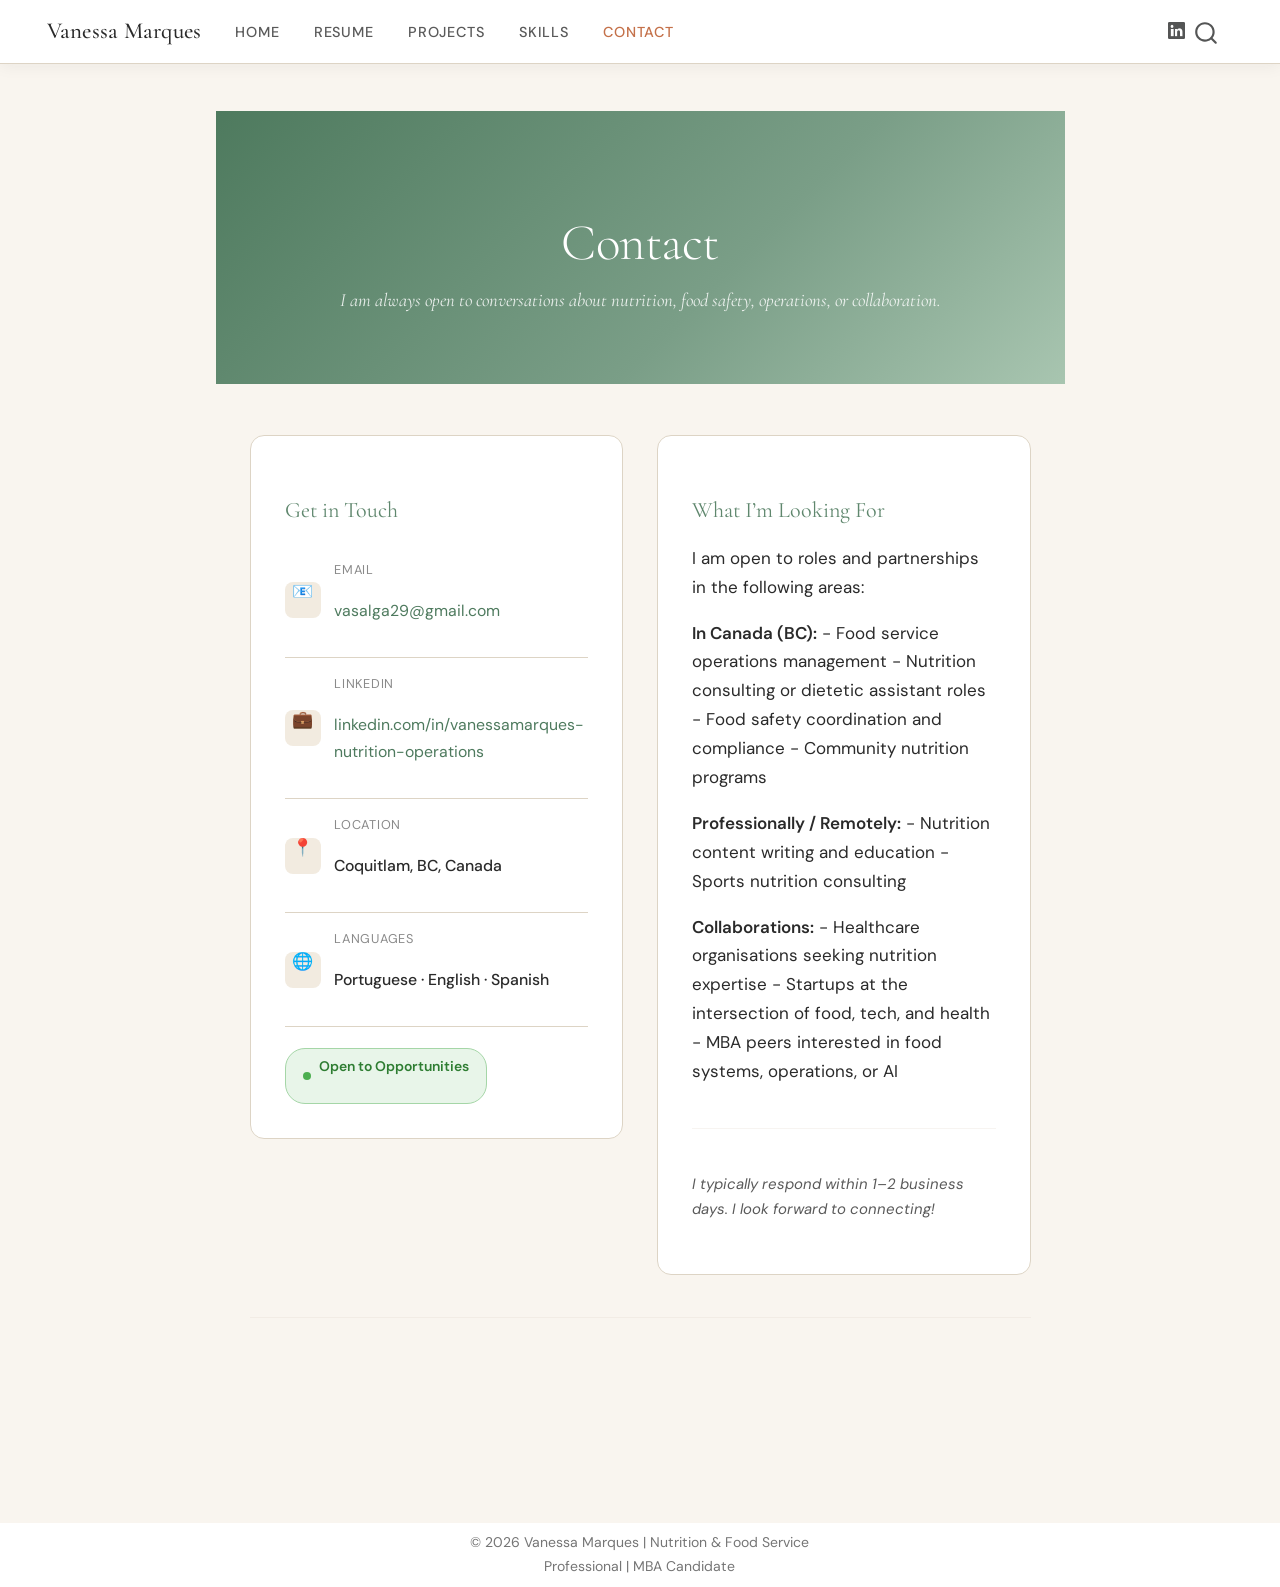
<file: contact.html>
<!DOCTYPE html>
<html xmlns="http://www.w3.org/1999/xhtml" lang="en" xml:lang="en"><head>

<meta charset="utf-8">
<meta name="generator" content="quarto-1.8.27">

<meta name="viewport" content="width=device-width, initial-scale=1.0, user-scalable=yes">


<title>contact – Vanessa Marques</title>
<style>
code{white-space: pre-wrap;}
span.smallcaps{font-variant: small-caps;}
div.columns{display: flex; gap: min(4vw, 1.5em);}
div.column{flex: auto; overflow-x: auto;}
div.hanging-indent{margin-left: 1.5em; text-indent: -1.5em;}
ul.task-list{list-style: none;}
ul.task-list li input[type="checkbox"] {
  width: 0.8em;
  margin: 0 0.8em 0.2em -1em; /* quarto-specific, see https://github.com/quarto-dev/quarto-cli/issues/4556 */ 
  vertical-align: middle;
}
</style>


<script src="site_libs/quarto-nav/quarto-nav.js"></script>
<script src="site_libs/quarto-nav/headroom.min.js"></script>
<script src="site_libs/clipboard/clipboard.min.js"></script>
<script src="site_libs/quarto-search/autocomplete.umd.js"></script>
<script src="site_libs/quarto-search/fuse.min.js"></script>
<script src="site_libs/quarto-search/quarto-search.js"></script>
<meta name="quarto:offset" content="./">
<script src="site_libs/quarto-html/quarto.js" type="module"></script>
<script src="site_libs/quarto-html/tabsets/tabsets.js" type="module"></script>
<script src="site_libs/quarto-html/axe/axe-check.js" type="module"></script>
<script src="site_libs/quarto-html/popper.min.js"></script>
<script src="site_libs/quarto-html/tippy.umd.min.js"></script>
<script src="site_libs/quarto-html/anchor.min.js"></script>
<link href="site_libs/quarto-html/tippy.css" rel="stylesheet">
<link href="site_libs/quarto-html/quarto-syntax-highlighting-ed96de9b727972fe78a7b5d16c58bf87.css" rel="stylesheet" id="quarto-text-highlighting-styles">
<script src="site_libs/bootstrap/bootstrap.min.js"></script>
<link href="site_libs/bootstrap/bootstrap-icons.css" rel="stylesheet">
<link href="site_libs/bootstrap/bootstrap-afa37c5c79185640b9c231024f4fe5ea.min.css" rel="stylesheet" append-hash="true" id="quarto-bootstrap" data-mode="light">
<script id="quarto-search-options" type="application/json">{
  "location": "navbar",
  "copy-button": false,
  "collapse-after": 3,
  "panel-placement": "end",
  "type": "overlay",
  "limit": 50,
  "keyboard-shortcut": [
    "f",
    "/",
    "s"
  ],
  "show-item-context": false,
  "language": {
    "search-no-results-text": "No results",
    "search-matching-documents-text": "matching documents",
    "search-copy-link-title": "Copy link to search",
    "search-hide-matches-text": "Hide additional matches",
    "search-more-match-text": "more match in this document",
    "search-more-matches-text": "more matches in this document",
    "search-clear-button-title": "Clear",
    "search-text-placeholder": "",
    "search-detached-cancel-button-title": "Cancel",
    "search-submit-button-title": "Submit",
    "search-label": "Search"
  }
}</script>


<link rel="stylesheet" href="styles.css">
</head>

<body class="nav-fixed quarto-light">

<div id="quarto-search-results"></div>
  <header id="quarto-header" class="headroom fixed-top">
    <nav class="navbar navbar-expand-lg " data-bs-theme="dark">
      <div class="navbar-container container-fluid">
      <div class="navbar-brand-container mx-auto">
    <a class="navbar-brand" href="./index.html">
    <span class="navbar-title">Vanessa Marques</span>
    </a>
  </div>
            <div id="quarto-search" class="" title="Search"></div>
          <button class="navbar-toggler" type="button" data-bs-toggle="collapse" data-bs-target="#navbarCollapse" aria-controls="navbarCollapse" role="menu" aria-expanded="false" aria-label="Toggle navigation" onclick="if (window.quartoToggleHeadroom) { window.quartoToggleHeadroom(); }">
  <span class="navbar-toggler-icon"></span>
</button>
          <div class="collapse navbar-collapse" id="navbarCollapse">
            <ul class="navbar-nav navbar-nav-scroll me-auto">
  <li class="nav-item">
    <a class="nav-link" href="./index.html"> 
<span class="menu-text">Home</span></a>
  </li>  
  <li class="nav-item">
    <a class="nav-link" href="./resume.html"> 
<span class="menu-text">Resume</span></a>
  </li>  
  <li class="nav-item">
    <a class="nav-link" href="./projects.html"> 
<span class="menu-text">Projects</span></a>
  </li>  
  <li class="nav-item">
    <a class="nav-link" href="./skills.html"> 
<span class="menu-text">Skills</span></a>
  </li>  
  <li class="nav-item">
    <a class="nav-link active" href="./contact.html" aria-current="page"> 
<span class="menu-text">Contact</span></a>
  </li>  
</ul>
          </div> <!-- /navcollapse -->
            <div class="quarto-navbar-tools">
    <a href="https://www.linkedin.com/in/vanessamarques-nutrition-operations" title="LinkedIn" class="quarto-navigation-tool px-1" aria-label="LinkedIn"><i class="bi bi-linkedin"></i></a>
</div>
      </div> <!-- /container-fluid -->
    </nav>
</header>
<!-- content -->
<div id="quarto-content" class="quarto-container page-columns page-rows-contents page-layout-full page-navbar">
<!-- sidebar -->
<!-- margin-sidebar -->
    
<!-- main -->
<main class="content column-page" id="quarto-document-content"><header id="title-block-header" class="quarto-title-block"></header>




<section id="contact" class="level1 page-hero">
<h1>Contact</h1>
<p><span class="page-subtitle">I am always open to conversations about nutrition, food safety, operations, or collaboration.</span></p>
</section>
<div class="content-area">
<div class="contact-grid">
<section id="get-in-touch" class="level3 contact-card">
<h3 class="anchored" data-anchor-id="get-in-touch">Get in Touch</h3>
<div class="contact-item-row">
<div class="contact-icon">
<p>📧</p>
</div>
<div>
<div class="contact-label">
<p>Email</p>
</div>
<div class="contact-value">
<p><a href="mailto:vasalga29@gmail.com">vasalga29@gmail.com</a></p>
</div>
</div>
</div>
<div class="contact-item-row">
<div class="contact-icon">
<p>💼</p>
</div>
<div>
<div class="contact-label">
<p>LinkedIn</p>
</div>
<div class="contact-value">
<p><a href="https://www.linkedin.com/in/vanessamarques-nutrition-operations">linkedin.com/in/vanessamarques-nutrition-operations</a></p>
</div>
</div>
</div>
<div class="contact-item-row">
<div class="contact-icon">
<p>📍</p>
</div>
<div>
<div class="contact-label">
<p>Location</p>
</div>
<div class="contact-value">
<p>Coquitlam, BC, Canada</p>
</div>
</div>
</div>
<div class="contact-item-row">
<div class="contact-icon">
<p>🌐</p>
</div>
<div>
<div class="contact-label">
<p>Languages</p>
</div>
<div class="contact-value">
<p>Portuguese · English · Spanish</p>
</div>
</div>
</div>
<div class="availability-badge">
<div class="avail-dot">

</div>
<p>Open to Opportunities</p>
</div>
</section>
<section id="what-im-looking-for" class="level3 contact-card">
<h3 class="anchored" data-anchor-id="what-im-looking-for">What I’m Looking For</h3>
<p>I am open to roles and partnerships in the following areas:</p>
<p><strong>In Canada (BC):</strong> - Food service operations management - Nutrition consulting or dietetic assistant roles - Food safety coordination and compliance - Community nutrition programs</p>
<p><strong>Professionally / Remotely:</strong> - Nutrition content writing and education - Sports nutrition consulting</p>
<p><strong>Collaborations:</strong> - Healthcare organisations seeking nutrition expertise - Startups at the intersection of food, tech, and health - MBA peers interested in food systems, operations, or AI</p>
<hr>
<div style="font-size:0.88rem;color:var(--mid);font-style:italic;margin-top:0.5rem;">
<p>I typically respond within 1–2 business days. I look forward to connecting!</p>
</div>
</section>
</div>
<hr>


</div>

</main> <!-- /main -->
<script id="quarto-html-after-body" type="application/javascript">
  window.document.addEventListener("DOMContentLoaded", function (event) {
    const icon = "";
    const anchorJS = new window.AnchorJS();
    anchorJS.options = {
      placement: 'right',
      icon: icon
    };
    anchorJS.add('.anchored');
    const isCodeAnnotation = (el) => {
      for (const clz of el.classList) {
        if (clz.startsWith('code-annotation-')) {                     
          return true;
        }
      }
      return false;
    }
    const onCopySuccess = function(e) {
      // button target
      const button = e.trigger;
      // don't keep focus
      button.blur();
      // flash "checked"
      button.classList.add('code-copy-button-checked');
      var currentTitle = button.getAttribute("title");
      button.setAttribute("title", "Copied!");
      let tooltip;
      if (window.bootstrap) {
        button.setAttribute("data-bs-toggle", "tooltip");
        button.setAttribute("data-bs-placement", "left");
        button.setAttribute("data-bs-title", "Copied!");
        tooltip = new bootstrap.Tooltip(button, 
          { trigger: "manual", 
            customClass: "code-copy-button-tooltip",
            offset: [0, -8]});
        tooltip.show();    
      }
      setTimeout(function() {
        if (tooltip) {
          tooltip.hide();
          button.removeAttribute("data-bs-title");
          button.removeAttribute("data-bs-toggle");
          button.removeAttribute("data-bs-placement");
        }
        button.setAttribute("title", currentTitle);
        button.classList.remove('code-copy-button-checked');
      }, 1000);
      // clear code selection
      e.clearSelection();
    }
    const getTextToCopy = function(trigger) {
      const outerScaffold = trigger.parentElement.cloneNode(true);
      const codeEl = outerScaffold.querySelector('code');
      for (const childEl of codeEl.children) {
        if (isCodeAnnotation(childEl)) {
          childEl.remove();
        }
      }
      return codeEl.innerText;
    }
    const clipboard = new window.ClipboardJS('.code-copy-button:not([data-in-quarto-modal])', {
      text: getTextToCopy
    });
    clipboard.on('success', onCopySuccess);
    if (window.document.getElementById('quarto-embedded-source-code-modal')) {
      const clipboardModal = new window.ClipboardJS('.code-copy-button[data-in-quarto-modal]', {
        text: getTextToCopy,
        container: window.document.getElementById('quarto-embedded-source-code-modal')
      });
      clipboardModal.on('success', onCopySuccess);
    }
      var localhostRegex = new RegExp(/^(?:http|https):\/\/localhost\:?[0-9]*\//);
      var mailtoRegex = new RegExp(/^mailto:/);
        var filterRegex = new RegExp('/' + window.location.host + '/');
      var isInternal = (href) => {
          return filterRegex.test(href) || localhostRegex.test(href) || mailtoRegex.test(href);
      }
      // Inspect non-navigation links and adorn them if external
     var links = window.document.querySelectorAll('a[href]:not(.nav-link):not(.navbar-brand):not(.toc-action):not(.sidebar-link):not(.sidebar-item-toggle):not(.pagination-link):not(.no-external):not([aria-hidden]):not(.dropdown-item):not(.quarto-navigation-tool):not(.about-link)');
      for (var i=0; i<links.length; i++) {
        const link = links[i];
        if (!isInternal(link.href)) {
          // undo the damage that might have been done by quarto-nav.js in the case of
          // links that we want to consider external
          if (link.dataset.originalHref !== undefined) {
            link.href = link.dataset.originalHref;
          }
        }
      }
    function tippyHover(el, contentFn, onTriggerFn, onUntriggerFn) {
      const config = {
        allowHTML: true,
        maxWidth: 500,
        delay: 100,
        arrow: false,
        appendTo: function(el) {
            return el.parentElement;
        },
        interactive: true,
        interactiveBorder: 10,
        theme: 'quarto',
        placement: 'bottom-start',
      };
      if (contentFn) {
        config.content = contentFn;
      }
      if (onTriggerFn) {
        config.onTrigger = onTriggerFn;
      }
      if (onUntriggerFn) {
        config.onUntrigger = onUntriggerFn;
      }
      window.tippy(el, config); 
    }
    const noterefs = window.document.querySelectorAll('a[role="doc-noteref"]');
    for (var i=0; i<noterefs.length; i++) {
      const ref = noterefs[i];
      tippyHover(ref, function() {
        // use id or data attribute instead here
        let href = ref.getAttribute('data-footnote-href') || ref.getAttribute('href');
        try { href = new URL(href).hash; } catch {}
        const id = href.replace(/^#\/?/, "");
        const note = window.document.getElementById(id);
        if (note) {
          return note.innerHTML;
        } else {
          return "";
        }
      });
    }
    const xrefs = window.document.querySelectorAll('a.quarto-xref');
    const processXRef = (id, note) => {
      // Strip column container classes
      const stripColumnClz = (el) => {
        el.classList.remove("page-full", "page-columns");
        if (el.children) {
          for (const child of el.children) {
            stripColumnClz(child);
          }
        }
      }
      stripColumnClz(note)
      if (id === null || id.startsWith('sec-')) {
        // Special case sections, only their first couple elements
        const container = document.createElement("div");
        if (note.children && note.children.length > 2) {
          container.appendChild(note.children[0].cloneNode(true));
          for (let i = 1; i < note.children.length; i++) {
            const child = note.children[i];
            if (child.tagName === "P" && child.innerText === "") {
              continue;
            } else {
              container.appendChild(child.cloneNode(true));
              break;
            }
          }
          if (window.Quarto?.typesetMath) {
            window.Quarto.typesetMath(container);
          }
          return container.innerHTML
        } else {
          if (window.Quarto?.typesetMath) {
            window.Quarto.typesetMath(note);
          }
          return note.innerHTML;
        }
      } else {
        // Remove any anchor links if they are present
        const anchorLink = note.querySelector('a.anchorjs-link');
        if (anchorLink) {
          anchorLink.remove();
        }
        if (window.Quarto?.typesetMath) {
          window.Quarto.typesetMath(note);
        }
        if (note.classList.contains("callout")) {
          return note.outerHTML;
        } else {
          return note.innerHTML;
        }
      }
    }
    for (var i=0; i<xrefs.length; i++) {
      const xref = xrefs[i];
      tippyHover(xref, undefined, function(instance) {
        instance.disable();
        let url = xref.getAttribute('href');
        let hash = undefined; 
        if (url.startsWith('#')) {
          hash = url;
        } else {
          try { hash = new URL(url).hash; } catch {}
        }
        if (hash) {
          const id = hash.replace(/^#\/?/, "");
          const note = window.document.getElementById(id);
          if (note !== null) {
            try {
              const html = processXRef(id, note.cloneNode(true));
              instance.setContent(html);
            } finally {
              instance.enable();
              instance.show();
            }
          } else {
            // See if we can fetch this
            fetch(url.split('#')[0])
            .then(res => res.text())
            .then(html => {
              const parser = new DOMParser();
              const htmlDoc = parser.parseFromString(html, "text/html");
              const note = htmlDoc.getElementById(id);
              if (note !== null) {
                const html = processXRef(id, note);
                instance.setContent(html);
              } 
            }).finally(() => {
              instance.enable();
              instance.show();
            });
          }
        } else {
          // See if we can fetch a full url (with no hash to target)
          // This is a special case and we should probably do some content thinning / targeting
          fetch(url)
          .then(res => res.text())
          .then(html => {
            const parser = new DOMParser();
            const htmlDoc = parser.parseFromString(html, "text/html");
            const note = htmlDoc.querySelector('main.content');
            if (note !== null) {
              // This should only happen for chapter cross references
              // (since there is no id in the URL)
              // remove the first header
              if (note.children.length > 0 && note.children[0].tagName === "HEADER") {
                note.children[0].remove();
              }
              const html = processXRef(null, note);
              instance.setContent(html);
            } 
          }).finally(() => {
            instance.enable();
            instance.show();
          });
        }
      }, function(instance) {
      });
    }
        let selectedAnnoteEl;
        const selectorForAnnotation = ( cell, annotation) => {
          let cellAttr = 'data-code-cell="' + cell + '"';
          let lineAttr = 'data-code-annotation="' +  annotation + '"';
          const selector = 'span[' + cellAttr + '][' + lineAttr + ']';
          return selector;
        }
        const selectCodeLines = (annoteEl) => {
          const doc = window.document;
          const targetCell = annoteEl.getAttribute("data-target-cell");
          const targetAnnotation = annoteEl.getAttribute("data-target-annotation");
          const annoteSpan = window.document.querySelector(selectorForAnnotation(targetCell, targetAnnotation));
          const lines = annoteSpan.getAttribute("data-code-lines").split(",");
          const lineIds = lines.map((line) => {
            return targetCell + "-" + line;
          })
          let top = null;
          let height = null;
          let parent = null;
          if (lineIds.length > 0) {
              //compute the position of the single el (top and bottom and make a div)
              const el = window.document.getElementById(lineIds[0]);
              top = el.offsetTop;
              height = el.offsetHeight;
              parent = el.parentElement.parentElement;
            if (lineIds.length > 1) {
              const lastEl = window.document.getElementById(lineIds[lineIds.length - 1]);
              const bottom = lastEl.offsetTop + lastEl.offsetHeight;
              height = bottom - top;
            }
            if (top !== null && height !== null && parent !== null) {
              // cook up a div (if necessary) and position it 
              let div = window.document.getElementById("code-annotation-line-highlight");
              if (div === null) {
                div = window.document.createElement("div");
                div.setAttribute("id", "code-annotation-line-highlight");
                div.style.position = 'absolute';
                parent.appendChild(div);
              }
              div.style.top = top - 2 + "px";
              div.style.height = height + 4 + "px";
              div.style.left = 0;
              let gutterDiv = window.document.getElementById("code-annotation-line-highlight-gutter");
              if (gutterDiv === null) {
                gutterDiv = window.document.createElement("div");
                gutterDiv.setAttribute("id", "code-annotation-line-highlight-gutter");
                gutterDiv.style.position = 'absolute';
                const codeCell = window.document.getElementById(targetCell);
                const gutter = codeCell.querySelector('.code-annotation-gutter');
                gutter.appendChild(gutterDiv);
              }
              gutterDiv.style.top = top - 2 + "px";
              gutterDiv.style.height = height + 4 + "px";
            }
            selectedAnnoteEl = annoteEl;
          }
        };
        const unselectCodeLines = () => {
          const elementsIds = ["code-annotation-line-highlight", "code-annotation-line-highlight-gutter"];
          elementsIds.forEach((elId) => {
            const div = window.document.getElementById(elId);
            if (div) {
              div.remove();
            }
          });
          selectedAnnoteEl = undefined;
        };
          // Handle positioning of the toggle
      window.addEventListener(
        "resize",
        throttle(() => {
          elRect = undefined;
          if (selectedAnnoteEl) {
            selectCodeLines(selectedAnnoteEl);
          }
        }, 10)
      );
      function throttle(fn, ms) {
      let throttle = false;
      let timer;
        return (...args) => {
          if(!throttle) { // first call gets through
              fn.apply(this, args);
              throttle = true;
          } else { // all the others get throttled
              if(timer) clearTimeout(timer); // cancel #2
              timer = setTimeout(() => {
                fn.apply(this, args);
                timer = throttle = false;
              }, ms);
          }
        };
      }
        // Attach click handler to the DT
        const annoteDls = window.document.querySelectorAll('dt[data-target-cell]');
        for (const annoteDlNode of annoteDls) {
          annoteDlNode.addEventListener('click', (event) => {
            const clickedEl = event.target;
            if (clickedEl !== selectedAnnoteEl) {
              unselectCodeLines();
              const activeEl = window.document.querySelector('dt[data-target-cell].code-annotation-active');
              if (activeEl) {
                activeEl.classList.remove('code-annotation-active');
              }
              selectCodeLines(clickedEl);
              clickedEl.classList.add('code-annotation-active');
            } else {
              // Unselect the line
              unselectCodeLines();
              clickedEl.classList.remove('code-annotation-active');
            }
          });
        }
    const findCites = (el) => {
      const parentEl = el.parentElement;
      if (parentEl) {
        const cites = parentEl.dataset.cites;
        if (cites) {
          return {
            el,
            cites: cites.split(' ')
          };
        } else {
          return findCites(el.parentElement)
        }
      } else {
        return undefined;
      }
    };
    var bibliorefs = window.document.querySelectorAll('a[role="doc-biblioref"]');
    for (var i=0; i<bibliorefs.length; i++) {
      const ref = bibliorefs[i];
      const citeInfo = findCites(ref);
      if (citeInfo) {
        tippyHover(citeInfo.el, function() {
          var popup = window.document.createElement('div');
          citeInfo.cites.forEach(function(cite) {
            var citeDiv = window.document.createElement('div');
            citeDiv.classList.add('hanging-indent');
            citeDiv.classList.add('csl-entry');
            var biblioDiv = window.document.getElementById('ref-' + cite);
            if (biblioDiv) {
              citeDiv.innerHTML = biblioDiv.innerHTML;
            }
            popup.appendChild(citeDiv);
          });
          return popup.innerHTML;
        });
      }
    }
  });
  </script>
</div> <!-- /content -->
<footer class="footer">
  <div class="nav-footer">
    <div class="nav-footer-left">
      &nbsp;
    </div>   
    <div class="nav-footer-center">
<p>© 2026 Vanessa Marques | Nutrition &amp; Food Service Professional | MBA Candidate</p>
</div>
    <div class="nav-footer-right">
      &nbsp;
    </div>
  </div>
</footer>




</body></html>
</file>
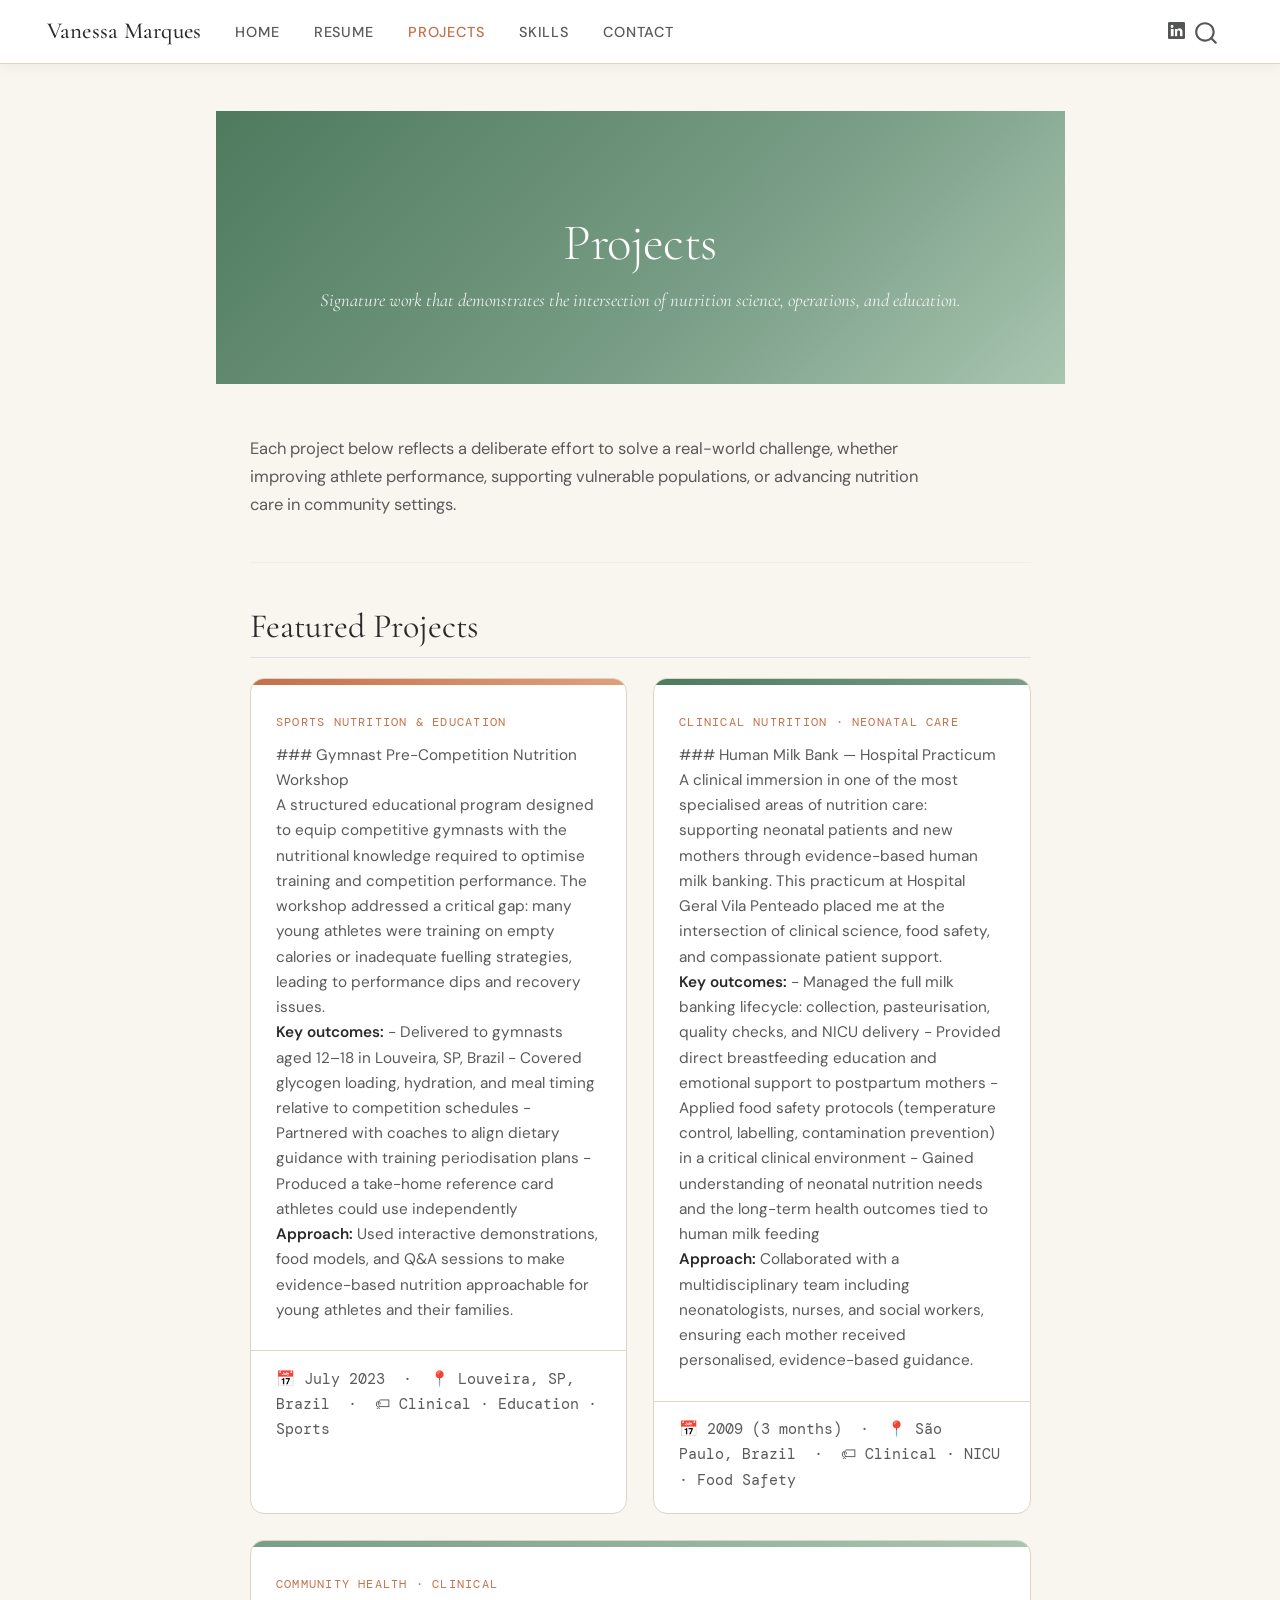
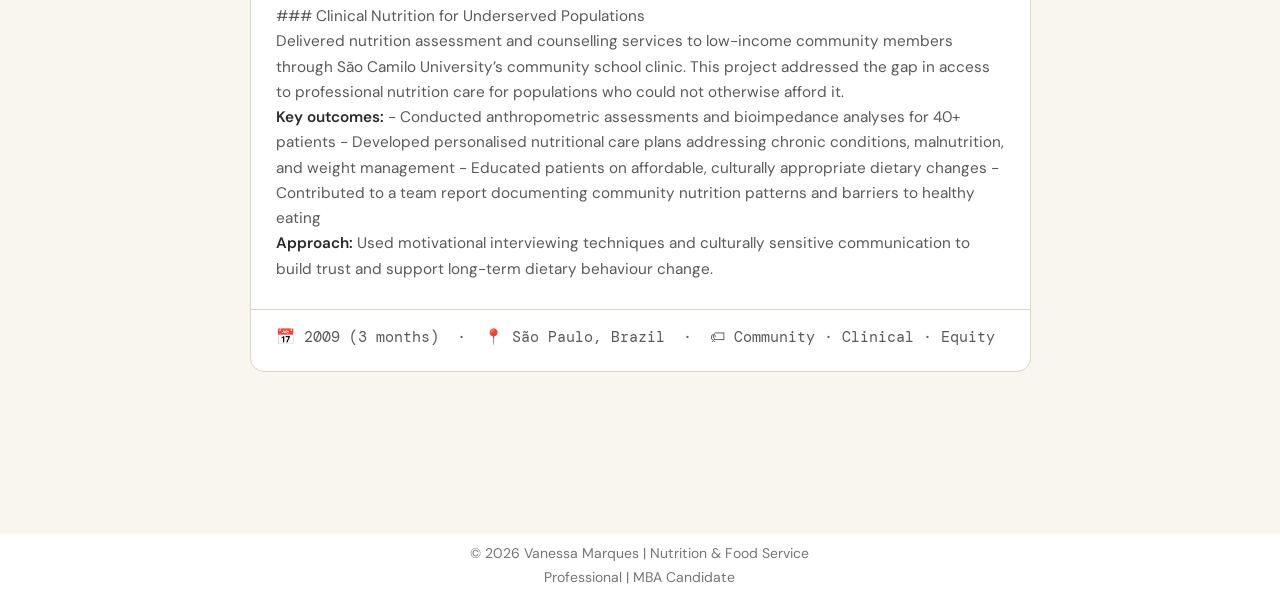
<file: projects.html>
<!DOCTYPE html>
<html xmlns="http://www.w3.org/1999/xhtml" lang="en" xml:lang="en"><head>

<meta charset="utf-8">
<meta name="generator" content="quarto-1.8.27">

<meta name="viewport" content="width=device-width, initial-scale=1.0, user-scalable=yes">


<title>projects – Vanessa Marques</title>
<style>
code{white-space: pre-wrap;}
span.smallcaps{font-variant: small-caps;}
div.columns{display: flex; gap: min(4vw, 1.5em);}
div.column{flex: auto; overflow-x: auto;}
div.hanging-indent{margin-left: 1.5em; text-indent: -1.5em;}
ul.task-list{list-style: none;}
ul.task-list li input[type="checkbox"] {
  width: 0.8em;
  margin: 0 0.8em 0.2em -1em; /* quarto-specific, see https://github.com/quarto-dev/quarto-cli/issues/4556 */ 
  vertical-align: middle;
}
</style>


<script src="site_libs/quarto-nav/quarto-nav.js"></script>
<script src="site_libs/quarto-nav/headroom.min.js"></script>
<script src="site_libs/clipboard/clipboard.min.js"></script>
<script src="site_libs/quarto-search/autocomplete.umd.js"></script>
<script src="site_libs/quarto-search/fuse.min.js"></script>
<script src="site_libs/quarto-search/quarto-search.js"></script>
<meta name="quarto:offset" content="./">
<script src="site_libs/quarto-html/quarto.js" type="module"></script>
<script src="site_libs/quarto-html/tabsets/tabsets.js" type="module"></script>
<script src="site_libs/quarto-html/axe/axe-check.js" type="module"></script>
<script src="site_libs/quarto-html/popper.min.js"></script>
<script src="site_libs/quarto-html/tippy.umd.min.js"></script>
<script src="site_libs/quarto-html/anchor.min.js"></script>
<link href="site_libs/quarto-html/tippy.css" rel="stylesheet">
<link href="site_libs/quarto-html/quarto-syntax-highlighting-ed96de9b727972fe78a7b5d16c58bf87.css" rel="stylesheet" id="quarto-text-highlighting-styles">
<script src="site_libs/bootstrap/bootstrap.min.js"></script>
<link href="site_libs/bootstrap/bootstrap-icons.css" rel="stylesheet">
<link href="site_libs/bootstrap/bootstrap-afa37c5c79185640b9c231024f4fe5ea.min.css" rel="stylesheet" append-hash="true" id="quarto-bootstrap" data-mode="light">
<script id="quarto-search-options" type="application/json">{
  "location": "navbar",
  "copy-button": false,
  "collapse-after": 3,
  "panel-placement": "end",
  "type": "overlay",
  "limit": 50,
  "keyboard-shortcut": [
    "f",
    "/",
    "s"
  ],
  "show-item-context": false,
  "language": {
    "search-no-results-text": "No results",
    "search-matching-documents-text": "matching documents",
    "search-copy-link-title": "Copy link to search",
    "search-hide-matches-text": "Hide additional matches",
    "search-more-match-text": "more match in this document",
    "search-more-matches-text": "more matches in this document",
    "search-clear-button-title": "Clear",
    "search-text-placeholder": "",
    "search-detached-cancel-button-title": "Cancel",
    "search-submit-button-title": "Submit",
    "search-label": "Search"
  }
}</script>


<link rel="stylesheet" href="styles.css">
</head>

<body class="nav-fixed quarto-light">

<div id="quarto-search-results"></div>
  <header id="quarto-header" class="headroom fixed-top">
    <nav class="navbar navbar-expand-lg " data-bs-theme="dark">
      <div class="navbar-container container-fluid">
      <div class="navbar-brand-container mx-auto">
    <a class="navbar-brand" href="./index.html">
    <span class="navbar-title">Vanessa Marques</span>
    </a>
  </div>
            <div id="quarto-search" class="" title="Search"></div>
          <button class="navbar-toggler" type="button" data-bs-toggle="collapse" data-bs-target="#navbarCollapse" aria-controls="navbarCollapse" role="menu" aria-expanded="false" aria-label="Toggle navigation" onclick="if (window.quartoToggleHeadroom) { window.quartoToggleHeadroom(); }">
  <span class="navbar-toggler-icon"></span>
</button>
          <div class="collapse navbar-collapse" id="navbarCollapse">
            <ul class="navbar-nav navbar-nav-scroll me-auto">
  <li class="nav-item">
    <a class="nav-link" href="./index.html"> 
<span class="menu-text">Home</span></a>
  </li>  
  <li class="nav-item">
    <a class="nav-link" href="./resume.html"> 
<span class="menu-text">Resume</span></a>
  </li>  
  <li class="nav-item">
    <a class="nav-link active" href="./projects.html" aria-current="page"> 
<span class="menu-text">Projects</span></a>
  </li>  
  <li class="nav-item">
    <a class="nav-link" href="./skills.html"> 
<span class="menu-text">Skills</span></a>
  </li>  
  <li class="nav-item">
    <a class="nav-link" href="./contact.html"> 
<span class="menu-text">Contact</span></a>
  </li>  
</ul>
          </div> <!-- /navcollapse -->
            <div class="quarto-navbar-tools">
    <a href="https://www.linkedin.com/in/vanessamarques-nutrition-operations" title="LinkedIn" class="quarto-navigation-tool px-1" aria-label="LinkedIn"><i class="bi bi-linkedin"></i></a>
</div>
      </div> <!-- /container-fluid -->
    </nav>
</header>
<!-- content -->
<div id="quarto-content" class="quarto-container page-columns page-rows-contents page-layout-full page-navbar">
<!-- sidebar -->
<!-- margin-sidebar -->
    
<!-- main -->
<main class="content column-page" id="quarto-document-content"><header id="title-block-header" class="quarto-title-block"></header>




<section id="projects" class="level1 page-hero">
<h1>Projects</h1>
<p><span class="page-subtitle">Signature work that demonstrates the intersection of nutrition science, operations, and education.</span></p>
</section>
<div class="content-area">
<div style="margin-bottom:2rem;color:var(--mid);font-size:0.97rem;max-width:680px;">
<p>Each project below reflects a deliberate effort to solve a real-world challenge, whether improving athlete performance, supporting vulnerable populations, or advancing nutrition care in community settings.</p>
</div>
<hr>
<section id="featured-projects" class="level2">
<h2 class="anchored" data-anchor-id="featured-projects">Featured Projects</h2>
<div class="projects-grid">
<div class="project-card">
<div class="project-card-header" style="background:linear-gradient(90deg,var(--terra),var(--terra-light));">

</div>
<div class="project-card-body">
<p><span class="project-tag">Sports Nutrition &amp; Education</span> ### Gymnast Pre-Competition Nutrition Workshop</p>
<p>A structured educational program designed to equip competitive gymnasts with the nutritional knowledge required to optimise training and competition performance. The workshop addressed a critical gap: many young athletes were training on empty calories or inadequate fuelling strategies, leading to performance dips and recovery issues.</p>
<p><strong>Key outcomes:</strong> - Delivered to gymnasts aged 12–18 in Louveira, SP, Brazil - Covered glycogen loading, hydration, and meal timing relative to competition schedules - Partnered with coaches to align dietary guidance with training periodisation plans - Produced a take-home reference card athletes could use independently</p>
<p><strong>Approach:</strong> Used interactive demonstrations, food models, and Q&amp;A sessions to make evidence-based nutrition approachable for young athletes and their families.</p>
</div>
<div class="project-card-footer">
<p>📅 July 2023 &nbsp;·&nbsp; 📍 Louveira, SP, Brazil &nbsp;·&nbsp; 🏷 Clinical · Education · Sports</p>
</div>
</div>
<div class="project-card">
<div class="project-card-header" style="background:linear-gradient(90deg,var(--sage-dark),var(--sage));">

</div>
<div class="project-card-body">
<p><span class="project-tag">Clinical Nutrition · Neonatal Care</span> ### Human Milk Bank — Hospital Practicum</p>
<p>A clinical immersion in one of the most specialised areas of nutrition care: supporting neonatal patients and new mothers through evidence-based human milk banking. This practicum at Hospital Geral Vila Penteado placed me at the intersection of clinical science, food safety, and compassionate patient support.</p>
<p><strong>Key outcomes:</strong> - Managed the full milk banking lifecycle: collection, pasteurisation, quality checks, and NICU delivery - Provided direct breastfeeding education and emotional support to postpartum mothers - Applied food safety protocols (temperature control, labelling, contamination prevention) in a critical clinical environment - Gained understanding of neonatal nutrition needs and the long-term health outcomes tied to human milk feeding</p>
<p><strong>Approach:</strong> Collaborated with a multidisciplinary team including neonatologists, nurses, and social workers, ensuring each mother received personalised, evidence-based guidance.</p>
</div>
<div class="project-card-footer">
<p>📅 2009 (3 months) &nbsp;·&nbsp; 📍 São Paulo, Brazil &nbsp;·&nbsp; 🏷 Clinical · NICU · Food Safety</p>
</div>
</div>
<div class="project-card" style="grid-column: 1 / -1;">
<div class="project-card-header" style="background:linear-gradient(90deg,var(--sage),var(--sage-light));">

</div>
<div class="project-card-body">
<p><span class="project-tag">Community Health · Clinical</span> ### Clinical Nutrition for Underserved Populations</p>
<p>Delivered nutrition assessment and counselling services to low-income community members through São Camilo University’s community school clinic. This project addressed the gap in access to professional nutrition care for populations who could not otherwise afford it.</p>
<p><strong>Key outcomes:</strong> - Conducted anthropometric assessments and bioimpedance analyses for 40+ patients - Developed personalised nutritional care plans addressing chronic conditions, malnutrition, and weight management - Educated patients on affordable, culturally appropriate dietary changes - Contributed to a team report documenting community nutrition patterns and barriers to healthy eating</p>
<p><strong>Approach:</strong> Used motivational interviewing techniques and culturally sensitive communication to build trust and support long-term dietary behaviour change.</p>
</div>
<div class="project-card-footer">
<p>📅 2009 (3 months) &nbsp;·&nbsp; 📍 São Paulo, Brazil &nbsp;·&nbsp; 🏷 Community · Clinical · Equity</p>
</div>
</div>
</div>
</section>
</div>



</main> <!-- /main -->
<script id="quarto-html-after-body" type="application/javascript">
  window.document.addEventListener("DOMContentLoaded", function (event) {
    const icon = "";
    const anchorJS = new window.AnchorJS();
    anchorJS.options = {
      placement: 'right',
      icon: icon
    };
    anchorJS.add('.anchored');
    const isCodeAnnotation = (el) => {
      for (const clz of el.classList) {
        if (clz.startsWith('code-annotation-')) {                     
          return true;
        }
      }
      return false;
    }
    const onCopySuccess = function(e) {
      // button target
      const button = e.trigger;
      // don't keep focus
      button.blur();
      // flash "checked"
      button.classList.add('code-copy-button-checked');
      var currentTitle = button.getAttribute("title");
      button.setAttribute("title", "Copied!");
      let tooltip;
      if (window.bootstrap) {
        button.setAttribute("data-bs-toggle", "tooltip");
        button.setAttribute("data-bs-placement", "left");
        button.setAttribute("data-bs-title", "Copied!");
        tooltip = new bootstrap.Tooltip(button, 
          { trigger: "manual", 
            customClass: "code-copy-button-tooltip",
            offset: [0, -8]});
        tooltip.show();    
      }
      setTimeout(function() {
        if (tooltip) {
          tooltip.hide();
          button.removeAttribute("data-bs-title");
          button.removeAttribute("data-bs-toggle");
          button.removeAttribute("data-bs-placement");
        }
        button.setAttribute("title", currentTitle);
        button.classList.remove('code-copy-button-checked');
      }, 1000);
      // clear code selection
      e.clearSelection();
    }
    const getTextToCopy = function(trigger) {
      const outerScaffold = trigger.parentElement.cloneNode(true);
      const codeEl = outerScaffold.querySelector('code');
      for (const childEl of codeEl.children) {
        if (isCodeAnnotation(childEl)) {
          childEl.remove();
        }
      }
      return codeEl.innerText;
    }
    const clipboard = new window.ClipboardJS('.code-copy-button:not([data-in-quarto-modal])', {
      text: getTextToCopy
    });
    clipboard.on('success', onCopySuccess);
    if (window.document.getElementById('quarto-embedded-source-code-modal')) {
      const clipboardModal = new window.ClipboardJS('.code-copy-button[data-in-quarto-modal]', {
        text: getTextToCopy,
        container: window.document.getElementById('quarto-embedded-source-code-modal')
      });
      clipboardModal.on('success', onCopySuccess);
    }
      var localhostRegex = new RegExp(/^(?:http|https):\/\/localhost\:?[0-9]*\//);
      var mailtoRegex = new RegExp(/^mailto:/);
        var filterRegex = new RegExp('/' + window.location.host + '/');
      var isInternal = (href) => {
          return filterRegex.test(href) || localhostRegex.test(href) || mailtoRegex.test(href);
      }
      // Inspect non-navigation links and adorn them if external
     var links = window.document.querySelectorAll('a[href]:not(.nav-link):not(.navbar-brand):not(.toc-action):not(.sidebar-link):not(.sidebar-item-toggle):not(.pagination-link):not(.no-external):not([aria-hidden]):not(.dropdown-item):not(.quarto-navigation-tool):not(.about-link)');
      for (var i=0; i<links.length; i++) {
        const link = links[i];
        if (!isInternal(link.href)) {
          // undo the damage that might have been done by quarto-nav.js in the case of
          // links that we want to consider external
          if (link.dataset.originalHref !== undefined) {
            link.href = link.dataset.originalHref;
          }
        }
      }
    function tippyHover(el, contentFn, onTriggerFn, onUntriggerFn) {
      const config = {
        allowHTML: true,
        maxWidth: 500,
        delay: 100,
        arrow: false,
        appendTo: function(el) {
            return el.parentElement;
        },
        interactive: true,
        interactiveBorder: 10,
        theme: 'quarto',
        placement: 'bottom-start',
      };
      if (contentFn) {
        config.content = contentFn;
      }
      if (onTriggerFn) {
        config.onTrigger = onTriggerFn;
      }
      if (onUntriggerFn) {
        config.onUntrigger = onUntriggerFn;
      }
      window.tippy(el, config); 
    }
    const noterefs = window.document.querySelectorAll('a[role="doc-noteref"]');
    for (var i=0; i<noterefs.length; i++) {
      const ref = noterefs[i];
      tippyHover(ref, function() {
        // use id or data attribute instead here
        let href = ref.getAttribute('data-footnote-href') || ref.getAttribute('href');
        try { href = new URL(href).hash; } catch {}
        const id = href.replace(/^#\/?/, "");
        const note = window.document.getElementById(id);
        if (note) {
          return note.innerHTML;
        } else {
          return "";
        }
      });
    }
    const xrefs = window.document.querySelectorAll('a.quarto-xref');
    const processXRef = (id, note) => {
      // Strip column container classes
      const stripColumnClz = (el) => {
        el.classList.remove("page-full", "page-columns");
        if (el.children) {
          for (const child of el.children) {
            stripColumnClz(child);
          }
        }
      }
      stripColumnClz(note)
      if (id === null || id.startsWith('sec-')) {
        // Special case sections, only their first couple elements
        const container = document.createElement("div");
        if (note.children && note.children.length > 2) {
          container.appendChild(note.children[0].cloneNode(true));
          for (let i = 1; i < note.children.length; i++) {
            const child = note.children[i];
            if (child.tagName === "P" && child.innerText === "") {
              continue;
            } else {
              container.appendChild(child.cloneNode(true));
              break;
            }
          }
          if (window.Quarto?.typesetMath) {
            window.Quarto.typesetMath(container);
          }
          return container.innerHTML
        } else {
          if (window.Quarto?.typesetMath) {
            window.Quarto.typesetMath(note);
          }
          return note.innerHTML;
        }
      } else {
        // Remove any anchor links if they are present
        const anchorLink = note.querySelector('a.anchorjs-link');
        if (anchorLink) {
          anchorLink.remove();
        }
        if (window.Quarto?.typesetMath) {
          window.Quarto.typesetMath(note);
        }
        if (note.classList.contains("callout")) {
          return note.outerHTML;
        } else {
          return note.innerHTML;
        }
      }
    }
    for (var i=0; i<xrefs.length; i++) {
      const xref = xrefs[i];
      tippyHover(xref, undefined, function(instance) {
        instance.disable();
        let url = xref.getAttribute('href');
        let hash = undefined; 
        if (url.startsWith('#')) {
          hash = url;
        } else {
          try { hash = new URL(url).hash; } catch {}
        }
        if (hash) {
          const id = hash.replace(/^#\/?/, "");
          const note = window.document.getElementById(id);
          if (note !== null) {
            try {
              const html = processXRef(id, note.cloneNode(true));
              instance.setContent(html);
            } finally {
              instance.enable();
              instance.show();
            }
          } else {
            // See if we can fetch this
            fetch(url.split('#')[0])
            .then(res => res.text())
            .then(html => {
              const parser = new DOMParser();
              const htmlDoc = parser.parseFromString(html, "text/html");
              const note = htmlDoc.getElementById(id);
              if (note !== null) {
                const html = processXRef(id, note);
                instance.setContent(html);
              } 
            }).finally(() => {
              instance.enable();
              instance.show();
            });
          }
        } else {
          // See if we can fetch a full url (with no hash to target)
          // This is a special case and we should probably do some content thinning / targeting
          fetch(url)
          .then(res => res.text())
          .then(html => {
            const parser = new DOMParser();
            const htmlDoc = parser.parseFromString(html, "text/html");
            const note = htmlDoc.querySelector('main.content');
            if (note !== null) {
              // This should only happen for chapter cross references
              // (since there is no id in the URL)
              // remove the first header
              if (note.children.length > 0 && note.children[0].tagName === "HEADER") {
                note.children[0].remove();
              }
              const html = processXRef(null, note);
              instance.setContent(html);
            } 
          }).finally(() => {
            instance.enable();
            instance.show();
          });
        }
      }, function(instance) {
      });
    }
        let selectedAnnoteEl;
        const selectorForAnnotation = ( cell, annotation) => {
          let cellAttr = 'data-code-cell="' + cell + '"';
          let lineAttr = 'data-code-annotation="' +  annotation + '"';
          const selector = 'span[' + cellAttr + '][' + lineAttr + ']';
          return selector;
        }
        const selectCodeLines = (annoteEl) => {
          const doc = window.document;
          const targetCell = annoteEl.getAttribute("data-target-cell");
          const targetAnnotation = annoteEl.getAttribute("data-target-annotation");
          const annoteSpan = window.document.querySelector(selectorForAnnotation(targetCell, targetAnnotation));
          const lines = annoteSpan.getAttribute("data-code-lines").split(",");
          const lineIds = lines.map((line) => {
            return targetCell + "-" + line;
          })
          let top = null;
          let height = null;
          let parent = null;
          if (lineIds.length > 0) {
              //compute the position of the single el (top and bottom and make a div)
              const el = window.document.getElementById(lineIds[0]);
              top = el.offsetTop;
              height = el.offsetHeight;
              parent = el.parentElement.parentElement;
            if (lineIds.length > 1) {
              const lastEl = window.document.getElementById(lineIds[lineIds.length - 1]);
              const bottom = lastEl.offsetTop + lastEl.offsetHeight;
              height = bottom - top;
            }
            if (top !== null && height !== null && parent !== null) {
              // cook up a div (if necessary) and position it 
              let div = window.document.getElementById("code-annotation-line-highlight");
              if (div === null) {
                div = window.document.createElement("div");
                div.setAttribute("id", "code-annotation-line-highlight");
                div.style.position = 'absolute';
                parent.appendChild(div);
              }
              div.style.top = top - 2 + "px";
              div.style.height = height + 4 + "px";
              div.style.left = 0;
              let gutterDiv = window.document.getElementById("code-annotation-line-highlight-gutter");
              if (gutterDiv === null) {
                gutterDiv = window.document.createElement("div");
                gutterDiv.setAttribute("id", "code-annotation-line-highlight-gutter");
                gutterDiv.style.position = 'absolute';
                const codeCell = window.document.getElementById(targetCell);
                const gutter = codeCell.querySelector('.code-annotation-gutter');
                gutter.appendChild(gutterDiv);
              }
              gutterDiv.style.top = top - 2 + "px";
              gutterDiv.style.height = height + 4 + "px";
            }
            selectedAnnoteEl = annoteEl;
          }
        };
        const unselectCodeLines = () => {
          const elementsIds = ["code-annotation-line-highlight", "code-annotation-line-highlight-gutter"];
          elementsIds.forEach((elId) => {
            const div = window.document.getElementById(elId);
            if (div) {
              div.remove();
            }
          });
          selectedAnnoteEl = undefined;
        };
          // Handle positioning of the toggle
      window.addEventListener(
        "resize",
        throttle(() => {
          elRect = undefined;
          if (selectedAnnoteEl) {
            selectCodeLines(selectedAnnoteEl);
          }
        }, 10)
      );
      function throttle(fn, ms) {
      let throttle = false;
      let timer;
        return (...args) => {
          if(!throttle) { // first call gets through
              fn.apply(this, args);
              throttle = true;
          } else { // all the others get throttled
              if(timer) clearTimeout(timer); // cancel #2
              timer = setTimeout(() => {
                fn.apply(this, args);
                timer = throttle = false;
              }, ms);
          }
        };
      }
        // Attach click handler to the DT
        const annoteDls = window.document.querySelectorAll('dt[data-target-cell]');
        for (const annoteDlNode of annoteDls) {
          annoteDlNode.addEventListener('click', (event) => {
            const clickedEl = event.target;
            if (clickedEl !== selectedAnnoteEl) {
              unselectCodeLines();
              const activeEl = window.document.querySelector('dt[data-target-cell].code-annotation-active');
              if (activeEl) {
                activeEl.classList.remove('code-annotation-active');
              }
              selectCodeLines(clickedEl);
              clickedEl.classList.add('code-annotation-active');
            } else {
              // Unselect the line
              unselectCodeLines();
              clickedEl.classList.remove('code-annotation-active');
            }
          });
        }
    const findCites = (el) => {
      const parentEl = el.parentElement;
      if (parentEl) {
        const cites = parentEl.dataset.cites;
        if (cites) {
          return {
            el,
            cites: cites.split(' ')
          };
        } else {
          return findCites(el.parentElement)
        }
      } else {
        return undefined;
      }
    };
    var bibliorefs = window.document.querySelectorAll('a[role="doc-biblioref"]');
    for (var i=0; i<bibliorefs.length; i++) {
      const ref = bibliorefs[i];
      const citeInfo = findCites(ref);
      if (citeInfo) {
        tippyHover(citeInfo.el, function() {
          var popup = window.document.createElement('div');
          citeInfo.cites.forEach(function(cite) {
            var citeDiv = window.document.createElement('div');
            citeDiv.classList.add('hanging-indent');
            citeDiv.classList.add('csl-entry');
            var biblioDiv = window.document.getElementById('ref-' + cite);
            if (biblioDiv) {
              citeDiv.innerHTML = biblioDiv.innerHTML;
            }
            popup.appendChild(citeDiv);
          });
          return popup.innerHTML;
        });
      }
    }
  });
  </script>
</div> <!-- /content -->
<footer class="footer">
  <div class="nav-footer">
    <div class="nav-footer-left">
      &nbsp;
    </div>   
    <div class="nav-footer-center">
<p>© 2026 Vanessa Marques | Nutrition &amp; Food Service Professional | MBA Candidate</p>
</div>
    <div class="nav-footer-right">
      &nbsp;
    </div>
  </div>
</footer>




</body></html>
</file>
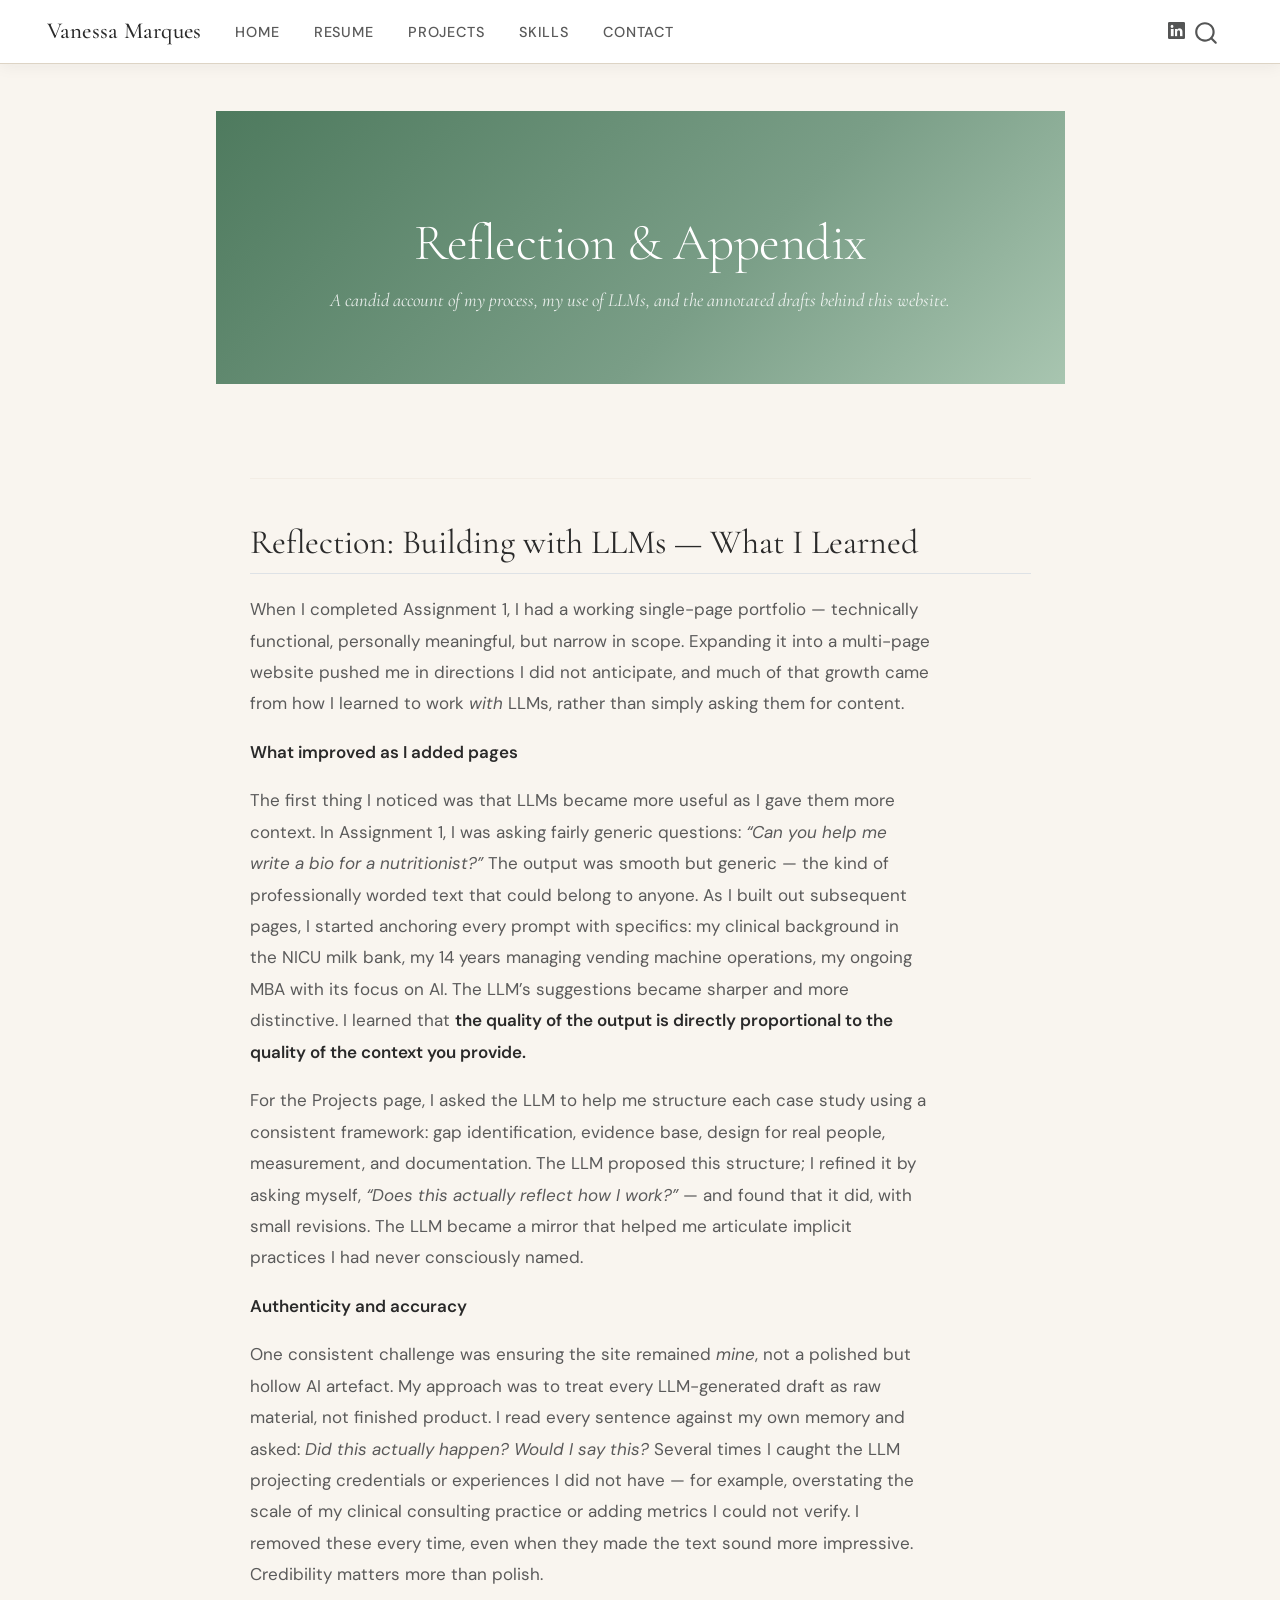
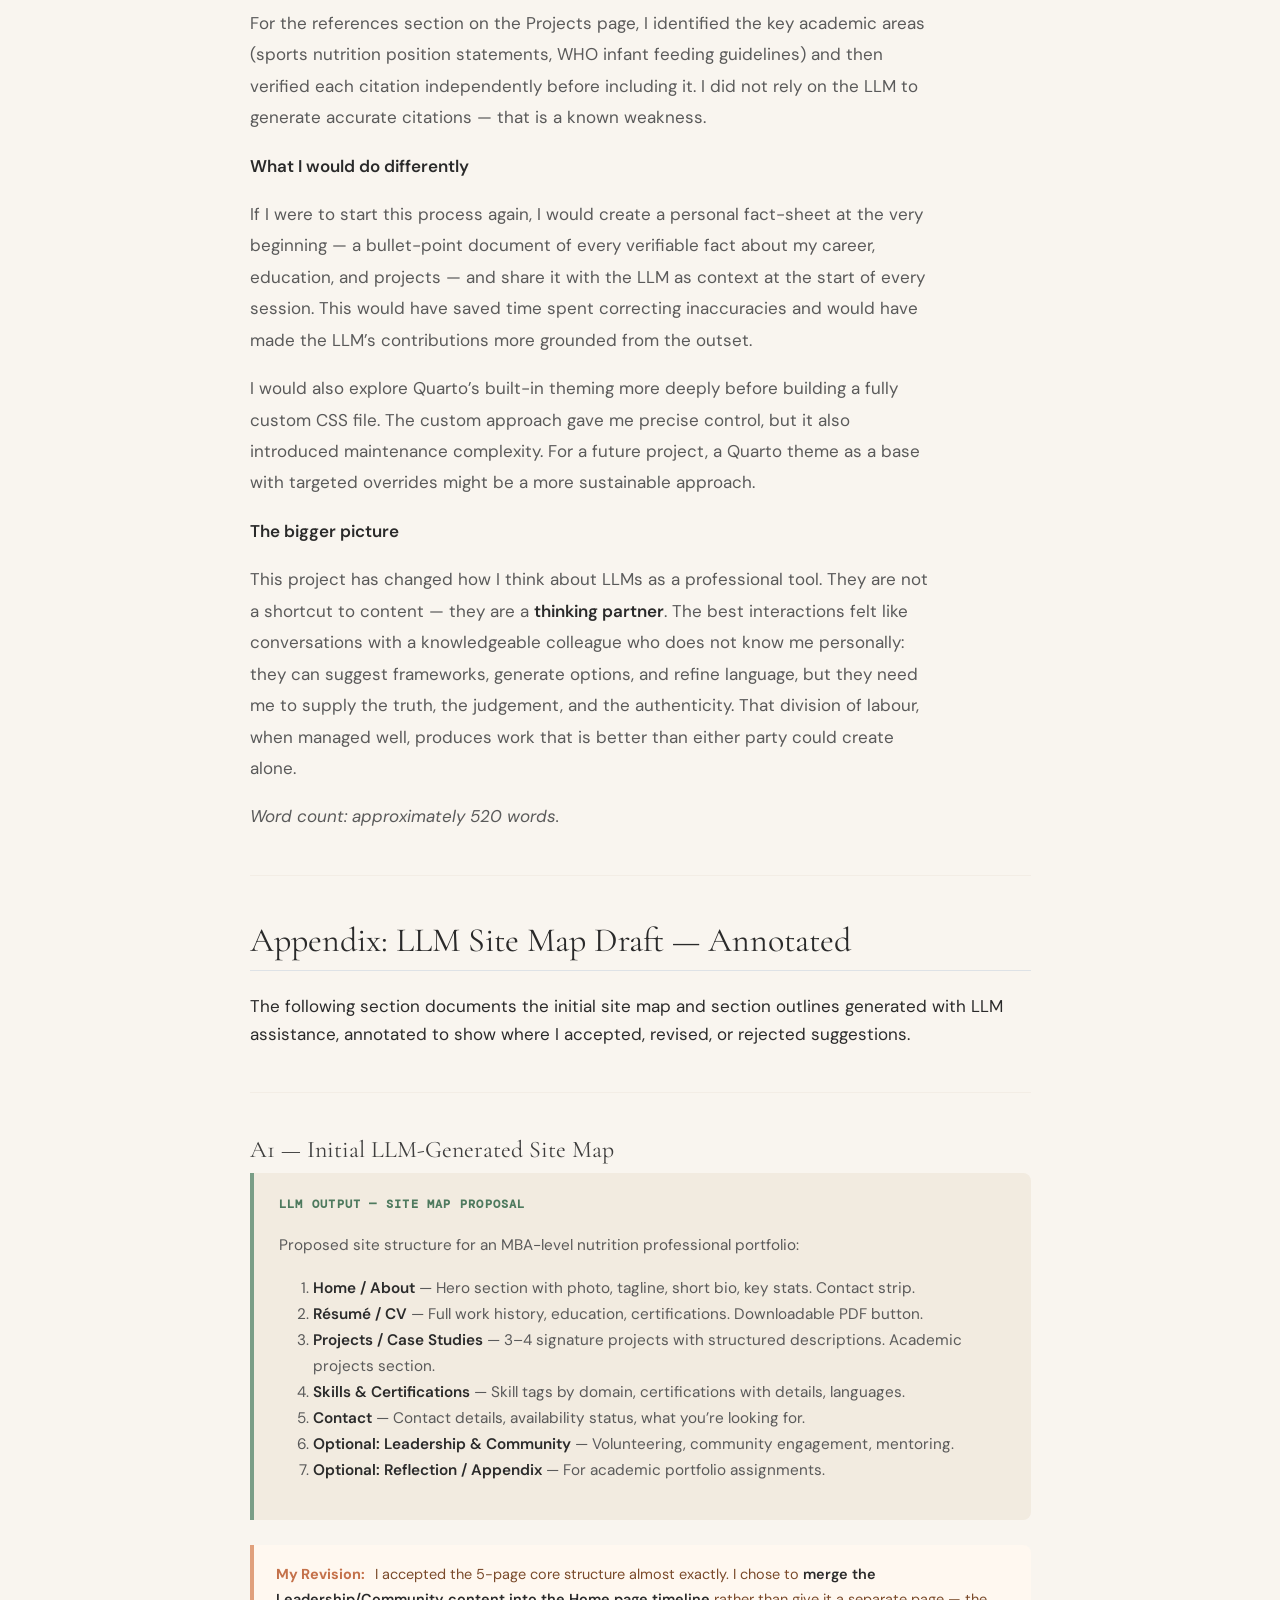
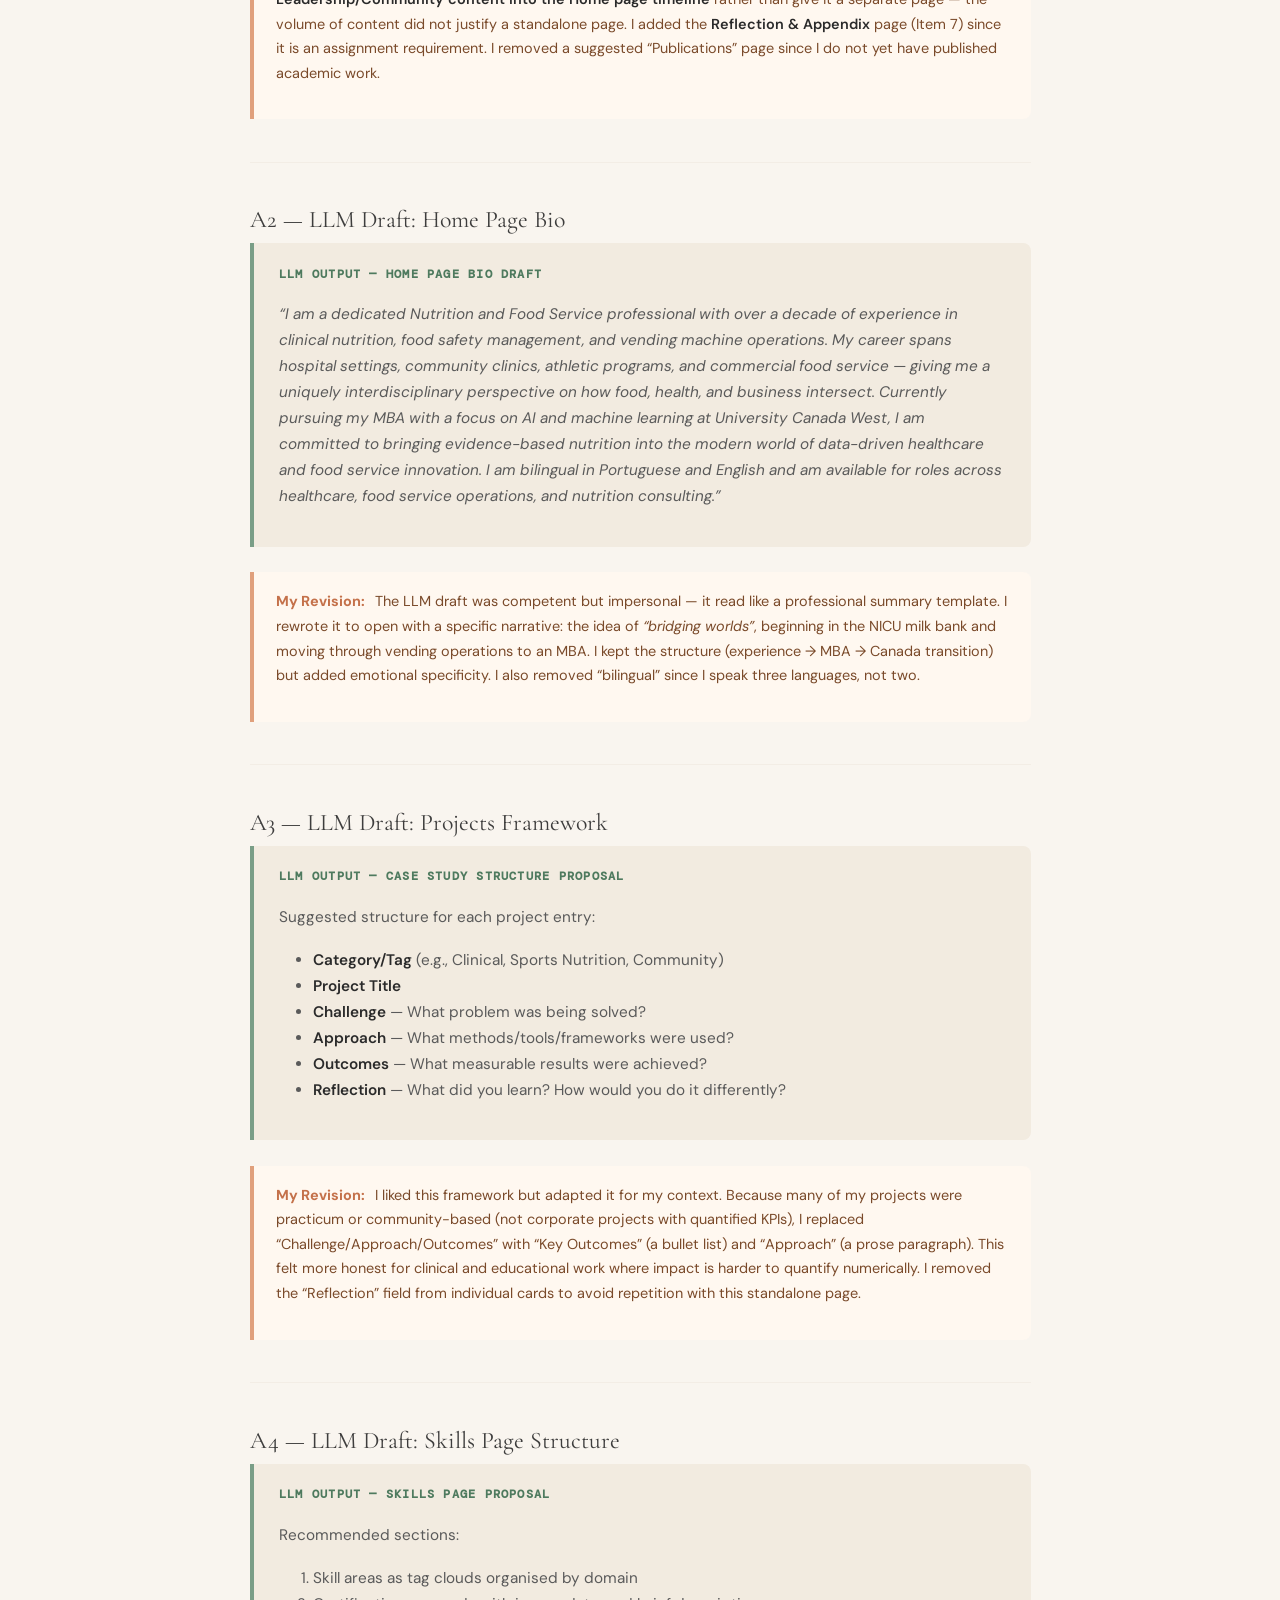
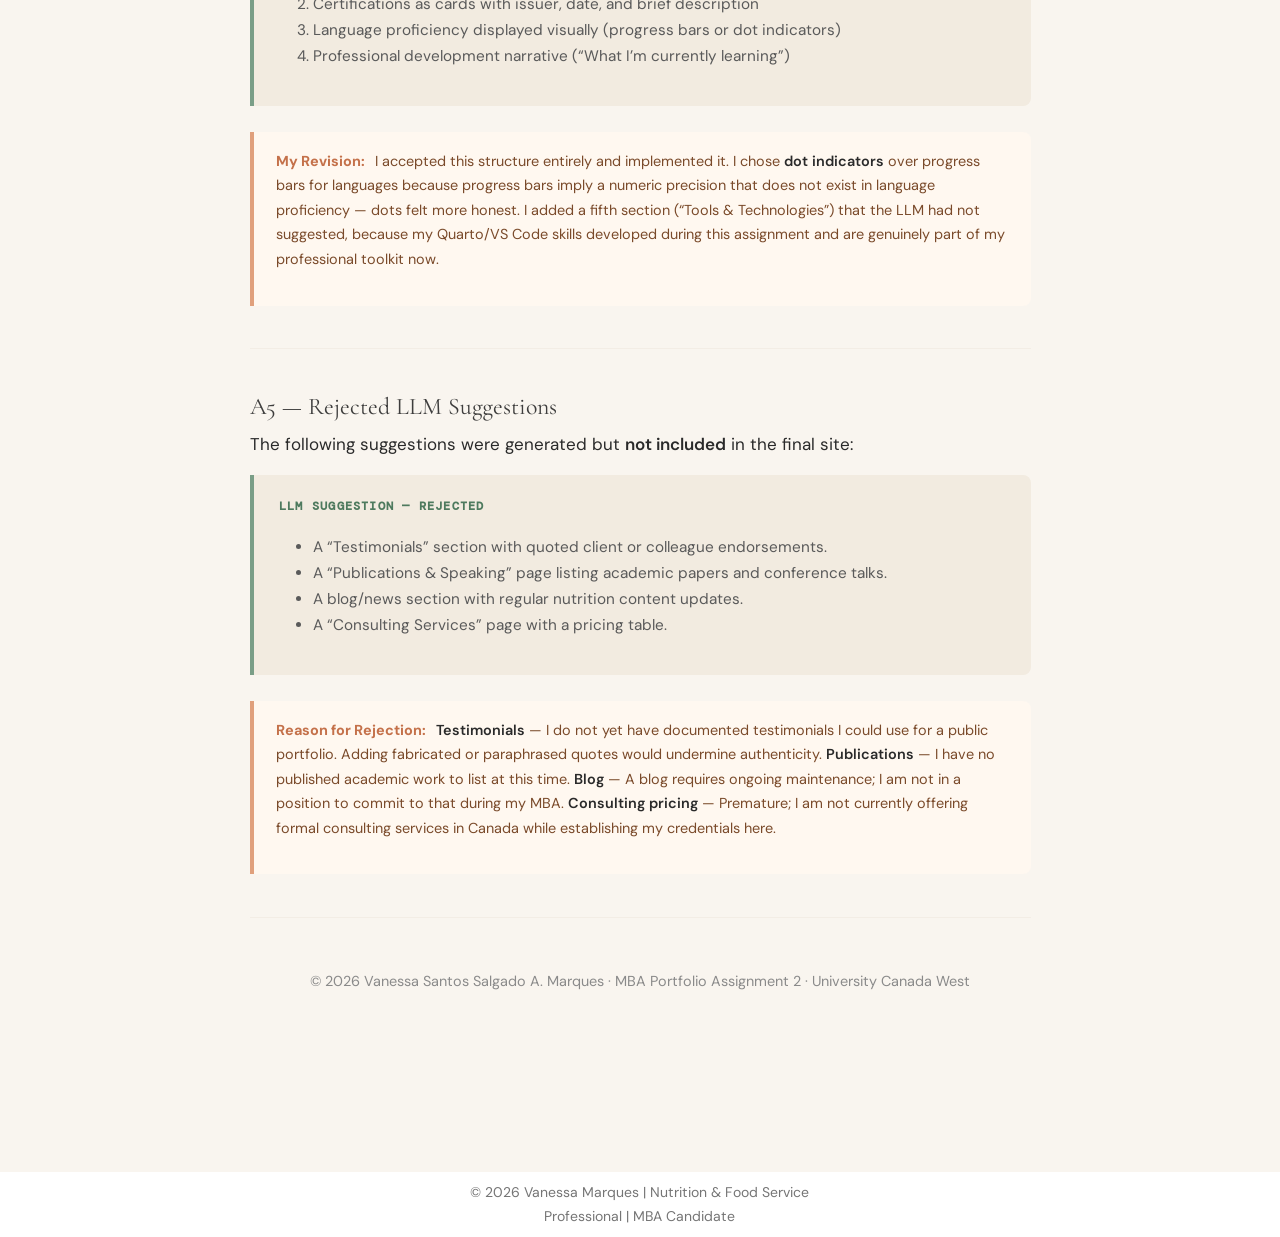
<file: reflection.html>
<!DOCTYPE html>
<html xmlns="http://www.w3.org/1999/xhtml" lang="en" xml:lang="en"><head>

<meta charset="utf-8">
<meta name="generator" content="quarto-1.8.27">

<meta name="viewport" content="width=device-width, initial-scale=1.0, user-scalable=yes">


<title>reflection – Vanessa Marques</title>
<style>
code{white-space: pre-wrap;}
span.smallcaps{font-variant: small-caps;}
div.columns{display: flex; gap: min(4vw, 1.5em);}
div.column{flex: auto; overflow-x: auto;}
div.hanging-indent{margin-left: 1.5em; text-indent: -1.5em;}
ul.task-list{list-style: none;}
ul.task-list li input[type="checkbox"] {
  width: 0.8em;
  margin: 0 0.8em 0.2em -1em; /* quarto-specific, see https://github.com/quarto-dev/quarto-cli/issues/4556 */ 
  vertical-align: middle;
}
</style>


<script src="site_libs/quarto-nav/quarto-nav.js"></script>
<script src="site_libs/quarto-nav/headroom.min.js"></script>
<script src="site_libs/clipboard/clipboard.min.js"></script>
<script src="site_libs/quarto-search/autocomplete.umd.js"></script>
<script src="site_libs/quarto-search/fuse.min.js"></script>
<script src="site_libs/quarto-search/quarto-search.js"></script>
<meta name="quarto:offset" content="./">
<script src="site_libs/quarto-html/quarto.js" type="module"></script>
<script src="site_libs/quarto-html/tabsets/tabsets.js" type="module"></script>
<script src="site_libs/quarto-html/axe/axe-check.js" type="module"></script>
<script src="site_libs/quarto-html/popper.min.js"></script>
<script src="site_libs/quarto-html/tippy.umd.min.js"></script>
<script src="site_libs/quarto-html/anchor.min.js"></script>
<link href="site_libs/quarto-html/tippy.css" rel="stylesheet">
<link href="site_libs/quarto-html/quarto-syntax-highlighting-ed96de9b727972fe78a7b5d16c58bf87.css" rel="stylesheet" id="quarto-text-highlighting-styles">
<script src="site_libs/bootstrap/bootstrap.min.js"></script>
<link href="site_libs/bootstrap/bootstrap-icons.css" rel="stylesheet">
<link href="site_libs/bootstrap/bootstrap-afa37c5c79185640b9c231024f4fe5ea.min.css" rel="stylesheet" append-hash="true" id="quarto-bootstrap" data-mode="light">
<script id="quarto-search-options" type="application/json">{
  "location": "navbar",
  "copy-button": false,
  "collapse-after": 3,
  "panel-placement": "end",
  "type": "overlay",
  "limit": 50,
  "keyboard-shortcut": [
    "f",
    "/",
    "s"
  ],
  "show-item-context": false,
  "language": {
    "search-no-results-text": "No results",
    "search-matching-documents-text": "matching documents",
    "search-copy-link-title": "Copy link to search",
    "search-hide-matches-text": "Hide additional matches",
    "search-more-match-text": "more match in this document",
    "search-more-matches-text": "more matches in this document",
    "search-clear-button-title": "Clear",
    "search-text-placeholder": "",
    "search-detached-cancel-button-title": "Cancel",
    "search-submit-button-title": "Submit",
    "search-label": "Search"
  }
}</script>


<link rel="stylesheet" href="styles.css">
</head>

<body class="nav-fixed quarto-light">

<div id="quarto-search-results"></div>
  <header id="quarto-header" class="headroom fixed-top">
    <nav class="navbar navbar-expand-lg " data-bs-theme="dark">
      <div class="navbar-container container-fluid">
      <div class="navbar-brand-container mx-auto">
    <a class="navbar-brand" href="./index.html">
    <span class="navbar-title">Vanessa Marques</span>
    </a>
  </div>
            <div id="quarto-search" class="" title="Search"></div>
          <button class="navbar-toggler" type="button" data-bs-toggle="collapse" data-bs-target="#navbarCollapse" aria-controls="navbarCollapse" role="menu" aria-expanded="false" aria-label="Toggle navigation" onclick="if (window.quartoToggleHeadroom) { window.quartoToggleHeadroom(); }">
  <span class="navbar-toggler-icon"></span>
</button>
          <div class="collapse navbar-collapse" id="navbarCollapse">
            <ul class="navbar-nav navbar-nav-scroll me-auto">
  <li class="nav-item">
    <a class="nav-link" href="./index.html"> 
<span class="menu-text">Home</span></a>
  </li>  
  <li class="nav-item">
    <a class="nav-link" href="./resume.html"> 
<span class="menu-text">Resume</span></a>
  </li>  
  <li class="nav-item">
    <a class="nav-link" href="./projects.html"> 
<span class="menu-text">Projects</span></a>
  </li>  
  <li class="nav-item">
    <a class="nav-link" href="./skills.html"> 
<span class="menu-text">Skills</span></a>
  </li>  
  <li class="nav-item">
    <a class="nav-link" href="./contact.html"> 
<span class="menu-text">Contact</span></a>
  </li>  
</ul>
          </div> <!-- /navcollapse -->
            <div class="quarto-navbar-tools">
    <a href="https://www.linkedin.com/in/vanessamarques-nutrition-operations" title="LinkedIn" class="quarto-navigation-tool px-1" aria-label="LinkedIn"><i class="bi bi-linkedin"></i></a>
</div>
      </div> <!-- /container-fluid -->
    </nav>
</header>
<!-- content -->
<div id="quarto-content" class="quarto-container page-columns page-rows-contents page-layout-full page-navbar">
<!-- sidebar -->
<!-- margin-sidebar -->
    
<!-- main -->
<main class="content column-page" id="quarto-document-content"><header id="title-block-header" class="quarto-title-block"></header>




<section id="reflection-appendix" class="level1 page-hero">
<h1>Reflection &amp; Appendix</h1>
<p><span class="page-subtitle">A candid account of my process, my use of LLMs, and the annotated drafts behind this website.</span></p>
</section>
<div class="content-area">
<hr>
<section id="reflection-building-with-llms-what-i-learned" class="level2">
<h2 class="anchored" data-anchor-id="reflection-building-with-llms-what-i-learned">Reflection: Building with LLMs — What I Learned</h2>
<div class="reflection-body">
<p>When I completed Assignment 1, I had a working single-page portfolio — technically functional, personally meaningful, but narrow in scope. Expanding it into a multi-page website pushed me in directions I did not anticipate, and much of that growth came from how I learned to work <em>with</em> LLMs, rather than simply asking them for content.</p>
<p><strong>What improved as I added pages</strong></p>
<p>The first thing I noticed was that LLMs became more useful as I gave them more context. In Assignment 1, I was asking fairly generic questions: <em>“Can you help me write a bio for a nutritionist?”</em> The output was smooth but generic — the kind of professionally worded text that could belong to anyone. As I built out subsequent pages, I started anchoring every prompt with specifics: my clinical background in the NICU milk bank, my 14 years managing vending machine operations, my ongoing MBA with its focus on AI. The LLM’s suggestions became sharper and more distinctive. I learned that <strong>the quality of the output is directly proportional to the quality of the context you provide.</strong></p>
<p>For the Projects page, I asked the LLM to help me structure each case study using a consistent framework: gap identification, evidence base, design for real people, measurement, and documentation. The LLM proposed this structure; I refined it by asking myself, <em>“Does this actually reflect how I work?”</em> — and found that it did, with small revisions. The LLM became a mirror that helped me articulate implicit practices I had never consciously named.</p>
<p><strong>Authenticity and accuracy</strong></p>
<p>One consistent challenge was ensuring the site remained <em>mine</em>, not a polished but hollow AI artefact. My approach was to treat every LLM-generated draft as raw material, not finished product. I read every sentence against my own memory and asked: <em>Did this actually happen? Would I say this?</em> Several times I caught the LLM projecting credentials or experiences I did not have — for example, overstating the scale of my clinical consulting practice or adding metrics I could not verify. I removed these every time, even when they made the text sound more impressive. Credibility matters more than polish.</p>
<p>For the references section on the Projects page, I identified the key academic areas (sports nutrition position statements, WHO infant feeding guidelines) and then verified each citation independently before including it. I did not rely on the LLM to generate accurate citations — that is a known weakness.</p>
<p><strong>What I would do differently</strong></p>
<p>If I were to start this process again, I would create a personal fact-sheet at the very beginning — a bullet-point document of every verifiable fact about my career, education, and projects — and share it with the LLM as context at the start of every session. This would have saved time spent correcting inaccuracies and would have made the LLM’s contributions more grounded from the outset.</p>
<p>I would also explore Quarto’s built-in theming more deeply before building a fully custom CSS file. The custom approach gave me precise control, but it also introduced maintenance complexity. For a future project, a Quarto theme as a base with targeted overrides might be a more sustainable approach.</p>
<p><strong>The bigger picture</strong></p>
<p>This project has changed how I think about LLMs as a professional tool. They are not a shortcut to content — they are a <strong>thinking partner</strong>. The best interactions felt like conversations with a knowledgeable colleague who does not know me personally: they can suggest frameworks, generate options, and refine language, but they need me to supply the truth, the judgement, and the authenticity. That division of labour, when managed well, produces work that is better than either party could create alone.</p>
<p><em>Word count: approximately 520 words.</em></p>
</div>
<hr>
</section>
<section id="appendix-llm-site-map-draft-annotated" class="level2">
<h2 class="anchored" data-anchor-id="appendix-llm-site-map-draft-annotated">Appendix: LLM Site Map Draft — Annotated</h2>
<p>The following section documents the initial site map and section outlines generated with LLM assistance, annotated to show where I accepted, revised, or rejected suggestions.</p>
<hr>
<section id="a1-initial-llm-generated-site-map" class="level3">
<h3 class="anchored" data-anchor-id="a1-initial-llm-generated-site-map">A1 — Initial LLM-Generated Site Map</h3>
<div class="appendix-block">
<p><span class="llm-label">LLM Output — Site Map Proposal</span></p>
<p>Proposed site structure for an MBA-level nutrition professional portfolio:</p>
<ol type="1">
<li><strong>Home / About</strong> — Hero section with photo, tagline, short bio, key stats. Contact strip.<br>
</li>
<li><strong>Résumé / CV</strong> — Full work history, education, certifications. Downloadable PDF button.<br>
</li>
<li><strong>Projects / Case Studies</strong> — 3–4 signature projects with structured descriptions. Academic projects section.<br>
</li>
<li><strong>Skills &amp; Certifications</strong> — Skill tags by domain, certifications with details, languages.<br>
</li>
<li><strong>Contact</strong> — Contact details, availability status, what you’re looking for.<br>
</li>
<li><strong>Optional: Leadership &amp; Community</strong> — Volunteering, community engagement, mentoring.<br>
</li>
<li><strong>Optional: Reflection / Appendix</strong> — For academic portfolio assignments.</li>
</ol>
</div>
<div class="revision-note">
<p><span class="rev-label">My Revision:</span> I accepted the 5-page core structure almost exactly. I chose to <strong>merge the Leadership/Community content into the Home page timeline</strong> rather than give it a separate page — the volume of content did not justify a standalone page. I added the <strong>Reflection &amp; Appendix</strong> page (Item 7) since it is an assignment requirement. I removed a suggested “Publications” page since I do not yet have published academic work.</p>
</div>
<hr>
</section>
<section id="a2-llm-draft-home-page-bio" class="level3">
<h3 class="anchored" data-anchor-id="a2-llm-draft-home-page-bio">A2 — LLM Draft: Home Page Bio</h3>
<div class="appendix-block">
<p><span class="llm-label">LLM Output — Home Page Bio Draft</span></p>
<p><em>“I am a dedicated Nutrition and Food Service professional with over a decade of experience in clinical nutrition, food safety management, and vending machine operations. My career spans hospital settings, community clinics, athletic programs, and commercial food service — giving me a uniquely interdisciplinary perspective on how food, health, and business intersect. Currently pursuing my MBA with a focus on AI and machine learning at University Canada West, I am committed to bringing evidence-based nutrition into the modern world of data-driven healthcare and food service innovation. I am bilingual in Portuguese and English and am available for roles across healthcare, food service operations, and nutrition consulting.”</em></p>
</div>
<div class="revision-note">
<p><span class="rev-label">My Revision:</span> The LLM draft was competent but impersonal — it read like a professional summary template. I rewrote it to open with a specific narrative: the idea of <em>“bridging worlds”</em>, beginning in the NICU milk bank and moving through vending operations to an MBA. I kept the structure (experience → MBA → Canada transition) but added emotional specificity. I also removed “bilingual” since I speak three languages, not two.</p>
</div>
<hr>
</section>
<section id="a3-llm-draft-projects-framework" class="level3">
<h3 class="anchored" data-anchor-id="a3-llm-draft-projects-framework">A3 — LLM Draft: Projects Framework</h3>
<div class="appendix-block">
<p><span class="llm-label">LLM Output — Case Study Structure Proposal</span></p>
<p>Suggested structure for each project entry:</p>
<ul>
<li><strong>Category/Tag</strong> (e.g., Clinical, Sports Nutrition, Community)</li>
<li><strong>Project Title</strong></li>
<li><strong>Challenge</strong> — What problem was being solved?</li>
<li><strong>Approach</strong> — What methods/tools/frameworks were used?</li>
<li><strong>Outcomes</strong> — What measurable results were achieved?</li>
<li><strong>Reflection</strong> — What did you learn? How would you do it differently?</li>
</ul>
</div>
<div class="revision-note">
<p><span class="rev-label">My Revision:</span> I liked this framework but adapted it for my context. Because many of my projects were practicum or community-based (not corporate projects with quantified KPIs), I replaced “Challenge/Approach/Outcomes” with “Key Outcomes” (a bullet list) and “Approach” (a prose paragraph). This felt more honest for clinical and educational work where impact is harder to quantify numerically. I removed the “Reflection” field from individual cards to avoid repetition with this standalone page.</p>
</div>
<hr>
</section>
<section id="a4-llm-draft-skills-page-structure" class="level3">
<h3 class="anchored" data-anchor-id="a4-llm-draft-skills-page-structure">A4 — LLM Draft: Skills Page Structure</h3>
<div class="appendix-block">
<p><span class="llm-label">LLM Output — Skills Page Proposal</span></p>
<p>Recommended sections:</p>
<ol type="1">
<li>Skill areas as tag clouds organised by domain</li>
<li>Certifications as cards with issuer, date, and brief description</li>
<li>Language proficiency displayed visually (progress bars or dot indicators)</li>
<li>Professional development narrative (“What I’m currently learning”)</li>
</ol>
</div>
<div class="revision-note">
<p><span class="rev-label">My Revision:</span> I accepted this structure entirely and implemented it. I chose <strong>dot indicators</strong> over progress bars for languages because progress bars imply a numeric precision that does not exist in language proficiency — dots felt more honest. I added a fifth section (“Tools &amp; Technologies”) that the LLM had not suggested, because my Quarto/VS Code skills developed during this assignment and are genuinely part of my professional toolkit now.</p>
</div>
<hr>
</section>
<section id="a5-rejected-llm-suggestions" class="level3">
<h3 class="anchored" data-anchor-id="a5-rejected-llm-suggestions">A5 — Rejected LLM Suggestions</h3>
<p>The following suggestions were generated but <strong>not included</strong> in the final site:</p>
<div class="appendix-block">
<p><span class="llm-label">LLM Suggestion — Rejected</span></p>
<ul>
<li>A “Testimonials” section with quoted client or colleague endorsements.</li>
<li>A “Publications &amp; Speaking” page listing academic papers and conference talks.</li>
<li>A blog/news section with regular nutrition content updates.</li>
<li>A “Consulting Services” page with a pricing table.</li>
</ul>
</div>
<div class="revision-note">
<p><span class="rev-label">Reason for Rejection:</span> <strong>Testimonials</strong> — I do not yet have documented testimonials I could use for a public portfolio. Adding fabricated or paraphrased quotes would undermine authenticity. <strong>Publications</strong> — I have no published academic work to list at this time. <strong>Blog</strong> — A blog requires ongoing maintenance; I am not in a position to commit to that during my MBA. <strong>Consulting pricing</strong> — Premature; I am not currently offering formal consulting services in Canada while establishing my credentials here.</p>
</div>
<hr>
<div style="text-align:center;margin-top:3rem;color:var(--light-mid);font-size:0.85rem;">
<p>© 2026 Vanessa Santos Salgado A. Marques · MBA Portfolio Assignment 2 · University Canada West</p>
</div>
</section>
</section>
</div>



</main> <!-- /main -->
<script id="quarto-html-after-body" type="application/javascript">
  window.document.addEventListener("DOMContentLoaded", function (event) {
    const icon = "";
    const anchorJS = new window.AnchorJS();
    anchorJS.options = {
      placement: 'right',
      icon: icon
    };
    anchorJS.add('.anchored');
    const isCodeAnnotation = (el) => {
      for (const clz of el.classList) {
        if (clz.startsWith('code-annotation-')) {                     
          return true;
        }
      }
      return false;
    }
    const onCopySuccess = function(e) {
      // button target
      const button = e.trigger;
      // don't keep focus
      button.blur();
      // flash "checked"
      button.classList.add('code-copy-button-checked');
      var currentTitle = button.getAttribute("title");
      button.setAttribute("title", "Copied!");
      let tooltip;
      if (window.bootstrap) {
        button.setAttribute("data-bs-toggle", "tooltip");
        button.setAttribute("data-bs-placement", "left");
        button.setAttribute("data-bs-title", "Copied!");
        tooltip = new bootstrap.Tooltip(button, 
          { trigger: "manual", 
            customClass: "code-copy-button-tooltip",
            offset: [0, -8]});
        tooltip.show();    
      }
      setTimeout(function() {
        if (tooltip) {
          tooltip.hide();
          button.removeAttribute("data-bs-title");
          button.removeAttribute("data-bs-toggle");
          button.removeAttribute("data-bs-placement");
        }
        button.setAttribute("title", currentTitle);
        button.classList.remove('code-copy-button-checked');
      }, 1000);
      // clear code selection
      e.clearSelection();
    }
    const getTextToCopy = function(trigger) {
      const outerScaffold = trigger.parentElement.cloneNode(true);
      const codeEl = outerScaffold.querySelector('code');
      for (const childEl of codeEl.children) {
        if (isCodeAnnotation(childEl)) {
          childEl.remove();
        }
      }
      return codeEl.innerText;
    }
    const clipboard = new window.ClipboardJS('.code-copy-button:not([data-in-quarto-modal])', {
      text: getTextToCopy
    });
    clipboard.on('success', onCopySuccess);
    if (window.document.getElementById('quarto-embedded-source-code-modal')) {
      const clipboardModal = new window.ClipboardJS('.code-copy-button[data-in-quarto-modal]', {
        text: getTextToCopy,
        container: window.document.getElementById('quarto-embedded-source-code-modal')
      });
      clipboardModal.on('success', onCopySuccess);
    }
      var localhostRegex = new RegExp(/^(?:http|https):\/\/localhost\:?[0-9]*\//);
      var mailtoRegex = new RegExp(/^mailto:/);
        var filterRegex = new RegExp('/' + window.location.host + '/');
      var isInternal = (href) => {
          return filterRegex.test(href) || localhostRegex.test(href) || mailtoRegex.test(href);
      }
      // Inspect non-navigation links and adorn them if external
     var links = window.document.querySelectorAll('a[href]:not(.nav-link):not(.navbar-brand):not(.toc-action):not(.sidebar-link):not(.sidebar-item-toggle):not(.pagination-link):not(.no-external):not([aria-hidden]):not(.dropdown-item):not(.quarto-navigation-tool):not(.about-link)');
      for (var i=0; i<links.length; i++) {
        const link = links[i];
        if (!isInternal(link.href)) {
          // undo the damage that might have been done by quarto-nav.js in the case of
          // links that we want to consider external
          if (link.dataset.originalHref !== undefined) {
            link.href = link.dataset.originalHref;
          }
        }
      }
    function tippyHover(el, contentFn, onTriggerFn, onUntriggerFn) {
      const config = {
        allowHTML: true,
        maxWidth: 500,
        delay: 100,
        arrow: false,
        appendTo: function(el) {
            return el.parentElement;
        },
        interactive: true,
        interactiveBorder: 10,
        theme: 'quarto',
        placement: 'bottom-start',
      };
      if (contentFn) {
        config.content = contentFn;
      }
      if (onTriggerFn) {
        config.onTrigger = onTriggerFn;
      }
      if (onUntriggerFn) {
        config.onUntrigger = onUntriggerFn;
      }
      window.tippy(el, config); 
    }
    const noterefs = window.document.querySelectorAll('a[role="doc-noteref"]');
    for (var i=0; i<noterefs.length; i++) {
      const ref = noterefs[i];
      tippyHover(ref, function() {
        // use id or data attribute instead here
        let href = ref.getAttribute('data-footnote-href') || ref.getAttribute('href');
        try { href = new URL(href).hash; } catch {}
        const id = href.replace(/^#\/?/, "");
        const note = window.document.getElementById(id);
        if (note) {
          return note.innerHTML;
        } else {
          return "";
        }
      });
    }
    const xrefs = window.document.querySelectorAll('a.quarto-xref');
    const processXRef = (id, note) => {
      // Strip column container classes
      const stripColumnClz = (el) => {
        el.classList.remove("page-full", "page-columns");
        if (el.children) {
          for (const child of el.children) {
            stripColumnClz(child);
          }
        }
      }
      stripColumnClz(note)
      if (id === null || id.startsWith('sec-')) {
        // Special case sections, only their first couple elements
        const container = document.createElement("div");
        if (note.children && note.children.length > 2) {
          container.appendChild(note.children[0].cloneNode(true));
          for (let i = 1; i < note.children.length; i++) {
            const child = note.children[i];
            if (child.tagName === "P" && child.innerText === "") {
              continue;
            } else {
              container.appendChild(child.cloneNode(true));
              break;
            }
          }
          if (window.Quarto?.typesetMath) {
            window.Quarto.typesetMath(container);
          }
          return container.innerHTML
        } else {
          if (window.Quarto?.typesetMath) {
            window.Quarto.typesetMath(note);
          }
          return note.innerHTML;
        }
      } else {
        // Remove any anchor links if they are present
        const anchorLink = note.querySelector('a.anchorjs-link');
        if (anchorLink) {
          anchorLink.remove();
        }
        if (window.Quarto?.typesetMath) {
          window.Quarto.typesetMath(note);
        }
        if (note.classList.contains("callout")) {
          return note.outerHTML;
        } else {
          return note.innerHTML;
        }
      }
    }
    for (var i=0; i<xrefs.length; i++) {
      const xref = xrefs[i];
      tippyHover(xref, undefined, function(instance) {
        instance.disable();
        let url = xref.getAttribute('href');
        let hash = undefined; 
        if (url.startsWith('#')) {
          hash = url;
        } else {
          try { hash = new URL(url).hash; } catch {}
        }
        if (hash) {
          const id = hash.replace(/^#\/?/, "");
          const note = window.document.getElementById(id);
          if (note !== null) {
            try {
              const html = processXRef(id, note.cloneNode(true));
              instance.setContent(html);
            } finally {
              instance.enable();
              instance.show();
            }
          } else {
            // See if we can fetch this
            fetch(url.split('#')[0])
            .then(res => res.text())
            .then(html => {
              const parser = new DOMParser();
              const htmlDoc = parser.parseFromString(html, "text/html");
              const note = htmlDoc.getElementById(id);
              if (note !== null) {
                const html = processXRef(id, note);
                instance.setContent(html);
              } 
            }).finally(() => {
              instance.enable();
              instance.show();
            });
          }
        } else {
          // See if we can fetch a full url (with no hash to target)
          // This is a special case and we should probably do some content thinning / targeting
          fetch(url)
          .then(res => res.text())
          .then(html => {
            const parser = new DOMParser();
            const htmlDoc = parser.parseFromString(html, "text/html");
            const note = htmlDoc.querySelector('main.content');
            if (note !== null) {
              // This should only happen for chapter cross references
              // (since there is no id in the URL)
              // remove the first header
              if (note.children.length > 0 && note.children[0].tagName === "HEADER") {
                note.children[0].remove();
              }
              const html = processXRef(null, note);
              instance.setContent(html);
            } 
          }).finally(() => {
            instance.enable();
            instance.show();
          });
        }
      }, function(instance) {
      });
    }
        let selectedAnnoteEl;
        const selectorForAnnotation = ( cell, annotation) => {
          let cellAttr = 'data-code-cell="' + cell + '"';
          let lineAttr = 'data-code-annotation="' +  annotation + '"';
          const selector = 'span[' + cellAttr + '][' + lineAttr + ']';
          return selector;
        }
        const selectCodeLines = (annoteEl) => {
          const doc = window.document;
          const targetCell = annoteEl.getAttribute("data-target-cell");
          const targetAnnotation = annoteEl.getAttribute("data-target-annotation");
          const annoteSpan = window.document.querySelector(selectorForAnnotation(targetCell, targetAnnotation));
          const lines = annoteSpan.getAttribute("data-code-lines").split(",");
          const lineIds = lines.map((line) => {
            return targetCell + "-" + line;
          })
          let top = null;
          let height = null;
          let parent = null;
          if (lineIds.length > 0) {
              //compute the position of the single el (top and bottom and make a div)
              const el = window.document.getElementById(lineIds[0]);
              top = el.offsetTop;
              height = el.offsetHeight;
              parent = el.parentElement.parentElement;
            if (lineIds.length > 1) {
              const lastEl = window.document.getElementById(lineIds[lineIds.length - 1]);
              const bottom = lastEl.offsetTop + lastEl.offsetHeight;
              height = bottom - top;
            }
            if (top !== null && height !== null && parent !== null) {
              // cook up a div (if necessary) and position it 
              let div = window.document.getElementById("code-annotation-line-highlight");
              if (div === null) {
                div = window.document.createElement("div");
                div.setAttribute("id", "code-annotation-line-highlight");
                div.style.position = 'absolute';
                parent.appendChild(div);
              }
              div.style.top = top - 2 + "px";
              div.style.height = height + 4 + "px";
              div.style.left = 0;
              let gutterDiv = window.document.getElementById("code-annotation-line-highlight-gutter");
              if (gutterDiv === null) {
                gutterDiv = window.document.createElement("div");
                gutterDiv.setAttribute("id", "code-annotation-line-highlight-gutter");
                gutterDiv.style.position = 'absolute';
                const codeCell = window.document.getElementById(targetCell);
                const gutter = codeCell.querySelector('.code-annotation-gutter');
                gutter.appendChild(gutterDiv);
              }
              gutterDiv.style.top = top - 2 + "px";
              gutterDiv.style.height = height + 4 + "px";
            }
            selectedAnnoteEl = annoteEl;
          }
        };
        const unselectCodeLines = () => {
          const elementsIds = ["code-annotation-line-highlight", "code-annotation-line-highlight-gutter"];
          elementsIds.forEach((elId) => {
            const div = window.document.getElementById(elId);
            if (div) {
              div.remove();
            }
          });
          selectedAnnoteEl = undefined;
        };
          // Handle positioning of the toggle
      window.addEventListener(
        "resize",
        throttle(() => {
          elRect = undefined;
          if (selectedAnnoteEl) {
            selectCodeLines(selectedAnnoteEl);
          }
        }, 10)
      );
      function throttle(fn, ms) {
      let throttle = false;
      let timer;
        return (...args) => {
          if(!throttle) { // first call gets through
              fn.apply(this, args);
              throttle = true;
          } else { // all the others get throttled
              if(timer) clearTimeout(timer); // cancel #2
              timer = setTimeout(() => {
                fn.apply(this, args);
                timer = throttle = false;
              }, ms);
          }
        };
      }
        // Attach click handler to the DT
        const annoteDls = window.document.querySelectorAll('dt[data-target-cell]');
        for (const annoteDlNode of annoteDls) {
          annoteDlNode.addEventListener('click', (event) => {
            const clickedEl = event.target;
            if (clickedEl !== selectedAnnoteEl) {
              unselectCodeLines();
              const activeEl = window.document.querySelector('dt[data-target-cell].code-annotation-active');
              if (activeEl) {
                activeEl.classList.remove('code-annotation-active');
              }
              selectCodeLines(clickedEl);
              clickedEl.classList.add('code-annotation-active');
            } else {
              // Unselect the line
              unselectCodeLines();
              clickedEl.classList.remove('code-annotation-active');
            }
          });
        }
    const findCites = (el) => {
      const parentEl = el.parentElement;
      if (parentEl) {
        const cites = parentEl.dataset.cites;
        if (cites) {
          return {
            el,
            cites: cites.split(' ')
          };
        } else {
          return findCites(el.parentElement)
        }
      } else {
        return undefined;
      }
    };
    var bibliorefs = window.document.querySelectorAll('a[role="doc-biblioref"]');
    for (var i=0; i<bibliorefs.length; i++) {
      const ref = bibliorefs[i];
      const citeInfo = findCites(ref);
      if (citeInfo) {
        tippyHover(citeInfo.el, function() {
          var popup = window.document.createElement('div');
          citeInfo.cites.forEach(function(cite) {
            var citeDiv = window.document.createElement('div');
            citeDiv.classList.add('hanging-indent');
            citeDiv.classList.add('csl-entry');
            var biblioDiv = window.document.getElementById('ref-' + cite);
            if (biblioDiv) {
              citeDiv.innerHTML = biblioDiv.innerHTML;
            }
            popup.appendChild(citeDiv);
          });
          return popup.innerHTML;
        });
      }
    }
  });
  </script>
</div> <!-- /content -->
<footer class="footer">
  <div class="nav-footer">
    <div class="nav-footer-left">
      &nbsp;
    </div>   
    <div class="nav-footer-center">
<p>© 2026 Vanessa Marques | Nutrition &amp; Food Service Professional | MBA Candidate</p>
</div>
    <div class="nav-footer-right">
      &nbsp;
    </div>
  </div>
</footer>




</body></html>
</file>
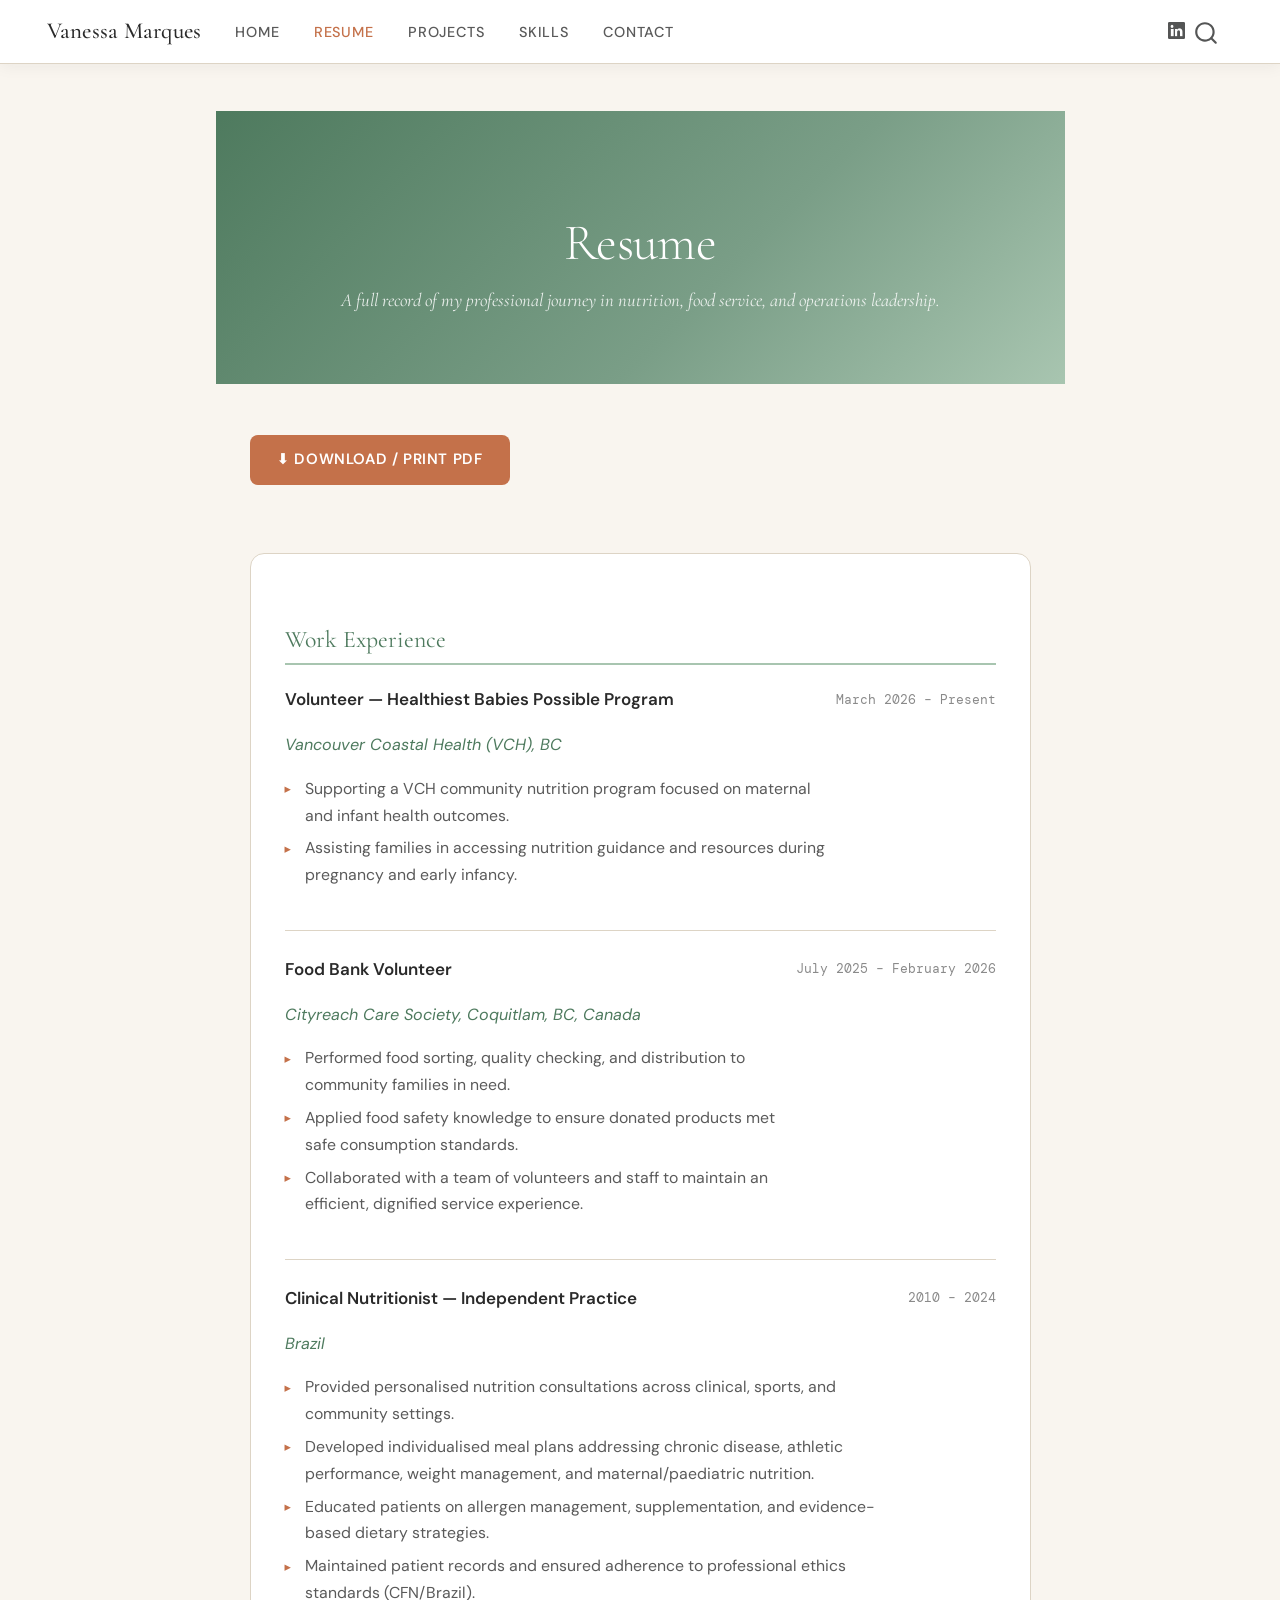
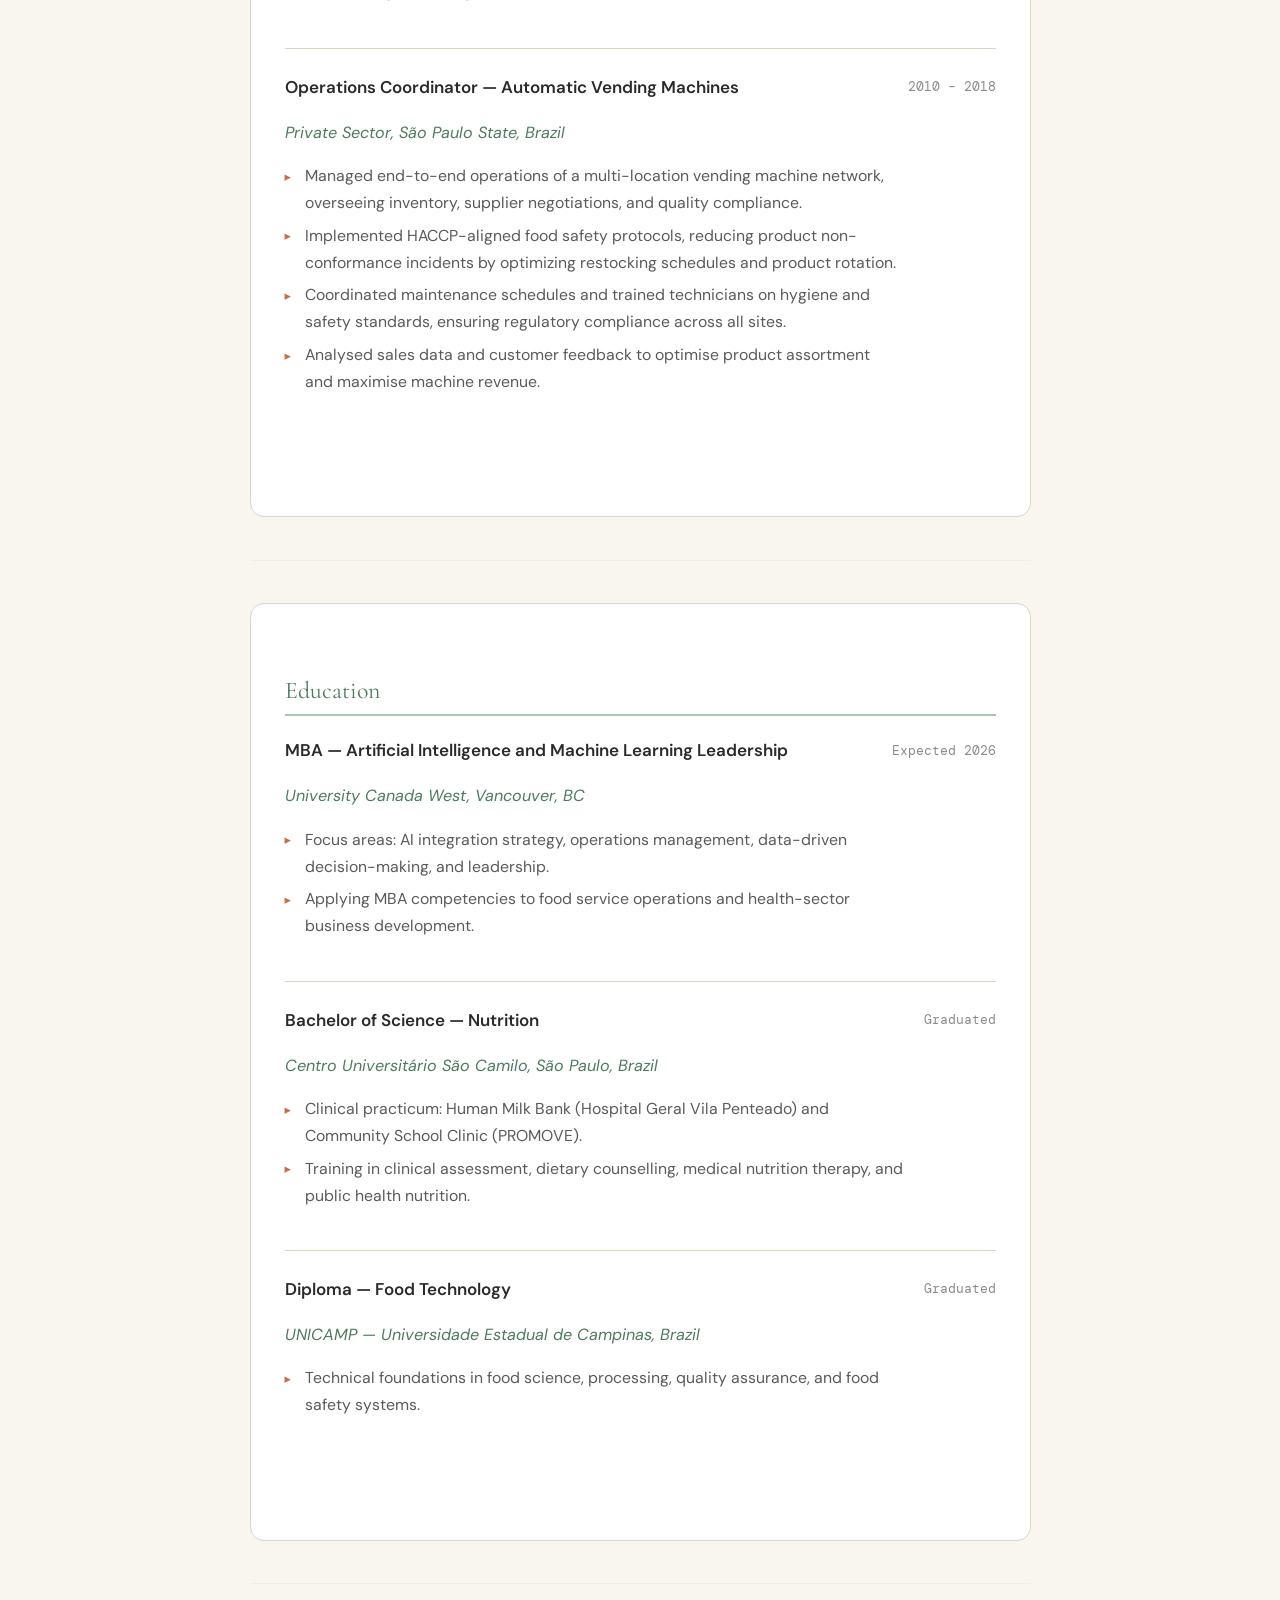
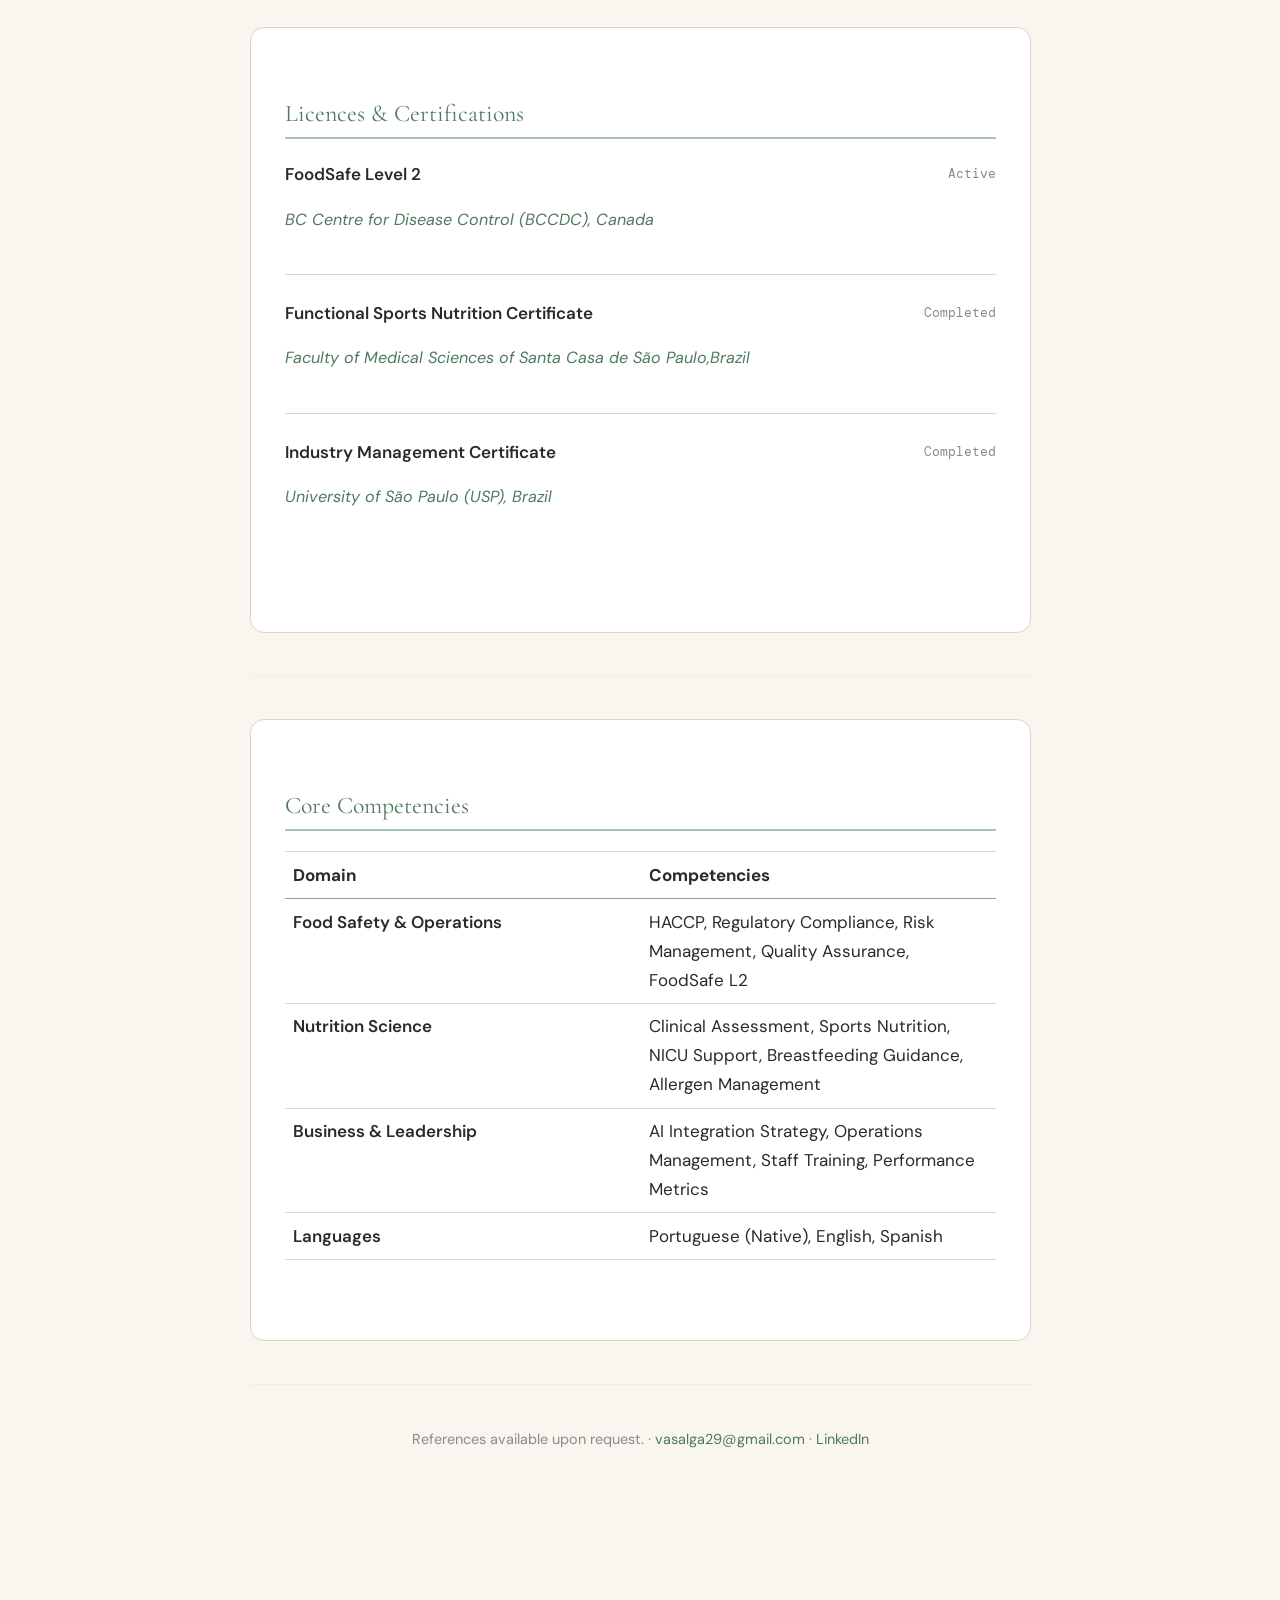
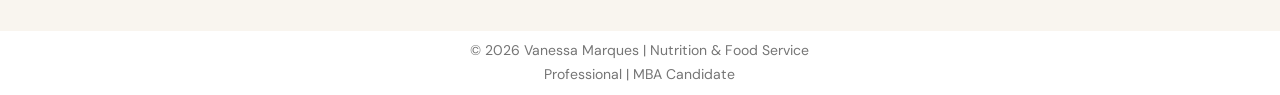
<file: resume.html>
<!DOCTYPE html>
<html xmlns="http://www.w3.org/1999/xhtml" lang="en" xml:lang="en"><head>

<meta charset="utf-8">
<meta name="generator" content="quarto-1.8.27">

<meta name="viewport" content="width=device-width, initial-scale=1.0, user-scalable=yes">


<title>resume – Vanessa Marques</title>
<style>
code{white-space: pre-wrap;}
span.smallcaps{font-variant: small-caps;}
div.columns{display: flex; gap: min(4vw, 1.5em);}
div.column{flex: auto; overflow-x: auto;}
div.hanging-indent{margin-left: 1.5em; text-indent: -1.5em;}
ul.task-list{list-style: none;}
ul.task-list li input[type="checkbox"] {
  width: 0.8em;
  margin: 0 0.8em 0.2em -1em; /* quarto-specific, see https://github.com/quarto-dev/quarto-cli/issues/4556 */ 
  vertical-align: middle;
}
</style>


<script src="site_libs/quarto-nav/quarto-nav.js"></script>
<script src="site_libs/quarto-nav/headroom.min.js"></script>
<script src="site_libs/clipboard/clipboard.min.js"></script>
<script src="site_libs/quarto-search/autocomplete.umd.js"></script>
<script src="site_libs/quarto-search/fuse.min.js"></script>
<script src="site_libs/quarto-search/quarto-search.js"></script>
<meta name="quarto:offset" content="./">
<script src="site_libs/quarto-html/quarto.js" type="module"></script>
<script src="site_libs/quarto-html/tabsets/tabsets.js" type="module"></script>
<script src="site_libs/quarto-html/axe/axe-check.js" type="module"></script>
<script src="site_libs/quarto-html/popper.min.js"></script>
<script src="site_libs/quarto-html/tippy.umd.min.js"></script>
<script src="site_libs/quarto-html/anchor.min.js"></script>
<link href="site_libs/quarto-html/tippy.css" rel="stylesheet">
<link href="site_libs/quarto-html/quarto-syntax-highlighting-ed96de9b727972fe78a7b5d16c58bf87.css" rel="stylesheet" id="quarto-text-highlighting-styles">
<script src="site_libs/bootstrap/bootstrap.min.js"></script>
<link href="site_libs/bootstrap/bootstrap-icons.css" rel="stylesheet">
<link href="site_libs/bootstrap/bootstrap-afa37c5c79185640b9c231024f4fe5ea.min.css" rel="stylesheet" append-hash="true" id="quarto-bootstrap" data-mode="light">
<script id="quarto-search-options" type="application/json">{
  "location": "navbar",
  "copy-button": false,
  "collapse-after": 3,
  "panel-placement": "end",
  "type": "overlay",
  "limit": 50,
  "keyboard-shortcut": [
    "f",
    "/",
    "s"
  ],
  "show-item-context": false,
  "language": {
    "search-no-results-text": "No results",
    "search-matching-documents-text": "matching documents",
    "search-copy-link-title": "Copy link to search",
    "search-hide-matches-text": "Hide additional matches",
    "search-more-match-text": "more match in this document",
    "search-more-matches-text": "more matches in this document",
    "search-clear-button-title": "Clear",
    "search-text-placeholder": "",
    "search-detached-cancel-button-title": "Cancel",
    "search-submit-button-title": "Submit",
    "search-label": "Search"
  }
}</script>


<link rel="stylesheet" href="styles.css">
</head>

<body class="nav-fixed quarto-light">

<div id="quarto-search-results"></div>
  <header id="quarto-header" class="headroom fixed-top">
    <nav class="navbar navbar-expand-lg " data-bs-theme="dark">
      <div class="navbar-container container-fluid">
      <div class="navbar-brand-container mx-auto">
    <a class="navbar-brand" href="./index.html">
    <span class="navbar-title">Vanessa Marques</span>
    </a>
  </div>
            <div id="quarto-search" class="" title="Search"></div>
          <button class="navbar-toggler" type="button" data-bs-toggle="collapse" data-bs-target="#navbarCollapse" aria-controls="navbarCollapse" role="menu" aria-expanded="false" aria-label="Toggle navigation" onclick="if (window.quartoToggleHeadroom) { window.quartoToggleHeadroom(); }">
  <span class="navbar-toggler-icon"></span>
</button>
          <div class="collapse navbar-collapse" id="navbarCollapse">
            <ul class="navbar-nav navbar-nav-scroll me-auto">
  <li class="nav-item">
    <a class="nav-link" href="./index.html"> 
<span class="menu-text">Home</span></a>
  </li>  
  <li class="nav-item">
    <a class="nav-link active" href="./resume.html" aria-current="page"> 
<span class="menu-text">Resume</span></a>
  </li>  
  <li class="nav-item">
    <a class="nav-link" href="./projects.html"> 
<span class="menu-text">Projects</span></a>
  </li>  
  <li class="nav-item">
    <a class="nav-link" href="./skills.html"> 
<span class="menu-text">Skills</span></a>
  </li>  
  <li class="nav-item">
    <a class="nav-link" href="./contact.html"> 
<span class="menu-text">Contact</span></a>
  </li>  
</ul>
          </div> <!-- /navcollapse -->
            <div class="quarto-navbar-tools">
    <a href="https://www.linkedin.com/in/vanessamarques-nutrition-operations" title="LinkedIn" class="quarto-navigation-tool px-1" aria-label="LinkedIn"><i class="bi bi-linkedin"></i></a>
</div>
      </div> <!-- /container-fluid -->
    </nav>
</header>
<!-- content -->
<div id="quarto-content" class="quarto-container page-columns page-rows-contents page-layout-full page-navbar">
<!-- sidebar -->
<!-- margin-sidebar -->
    
<!-- main -->
<main class="content column-page" id="quarto-document-content"><header id="title-block-header" class="quarto-title-block"></header>




<section id="resume" class="level1 page-hero">
<h1>Resume</h1>
<p><span class="page-subtitle">A full record of my professional journey in nutrition, food service, and operations leadership.</span></p>
</section>
<div class="content-area">
<div style="margin-bottom:2rem;">
<p><a href="#" class="download-btn" onclick="window.print();return false;">⬇ Download / Print PDF</a></p>
</div>
<!-- ── WORK EXPERIENCE ─────────────────────────────── -->
<div class="section-box">
<section id="work-experience" class="level2 resume-section">
<h2 class="anchored" data-anchor-id="work-experience">Work Experience</h2>
<div class="resume-item">
<div>
<div class="resume-role">
<p>Volunteer — Healthiest Babies Possible Program</p>
</div>
<div class="resume-org">
<p>Vancouver Coastal Health (VCH), BC</p>
</div>
<ul class="resume-bullets">
<li>
Supporting a VCH community nutrition program focused on maternal and infant health outcomes.
</li>
<li>
Assisting families in accessing nutrition guidance and resources during pregnancy and early infancy.
</li>
</ul>
</div>
<div class="resume-date">
<p>March 2026 – Present</p>
</div>
</div>
<div class="resume-item">
<div>
<div class="resume-role">
<p>Food Bank Volunteer</p>
</div>
<div class="resume-org">
<p>Cityreach Care Society, Coquitlam, BC, Canada</p>
</div>
<ul class="resume-bullets">
<li>
Performed food sorting, quality checking, and distribution to community families in need.
</li>
<li>
Applied food safety knowledge to ensure donated products met safe consumption standards.
</li>
<li>
Collaborated with a team of volunteers and staff to maintain an efficient, dignified service experience.
</li>
</ul>
</div>
<div class="resume-date">
<p>July 2025 – February 2026</p>
</div>
</div>
<div class="resume-item">
<div>
<div class="resume-role">
<p>Clinical Nutritionist — Independent Practice</p>
</div>
<div class="resume-org">
<p>Brazil</p>
</div>
<ul class="resume-bullets">
<li>
Provided personalised nutrition consultations across clinical, sports, and community settings.
</li>
<li>
Developed individualised meal plans addressing chronic disease, athletic performance, weight management, and maternal/paediatric nutrition.
</li>
<li>
Educated patients on allergen management, supplementation, and evidence-based dietary strategies.
</li>
<li>
Maintained patient records and ensured adherence to professional ethics standards (CFN/Brazil).
</li>
</ul>
</div>
<div class="resume-date">
<p>2010 – 2024</p>
</div>
</div>
<div class="resume-item">
<div>
<div class="resume-role">
<p>Operations Coordinator — Automatic Vending Machines</p>
</div>
<div class="resume-org">
<p>Private Sector, São Paulo State, Brazil</p>
</div>
<ul class="resume-bullets">
<li>
Managed end-to-end operations of a multi-location vending machine network, overseeing inventory, supplier negotiations, and quality compliance.
</li>
<li>
Implemented HACCP-aligned food safety protocols, reducing product non-conformance incidents by optimizing restocking schedules and product rotation.
</li>
<li>
Coordinated maintenance schedules and trained technicians on hygiene and safety standards, ensuring regulatory compliance across all sites.
</li>
<li>
Analysed sales data and customer feedback to optimise product assortment and maximise machine revenue.
</li>
</ul>
</div>
<div class="resume-date">
<p>2010 – 2018</p>
</div>
</div>
</section>
</div>
<hr>
<!-- ── EDUCATION ───────────────────────────────────── -->
<div class="section-box">
<section id="education" class="level2 resume-section">
<h2 class="anchored" data-anchor-id="education">Education</h2>
<div class="resume-item">
<div>
<div class="resume-role">
<p>MBA — Artificial Intelligence and Machine Learning Leadership</p>
</div>
<div class="resume-org">
<p>University Canada West, Vancouver, BC</p>
</div>
<ul class="resume-bullets">
<li>
Focus areas: AI integration strategy, operations management, data-driven decision-making, and leadership.
</li>
<li>
Applying MBA competencies to food service operations and health-sector business development.
</li>
</ul>
</div>
<div class="resume-date">
<p>Expected 2026</p>
</div>
</div>
<div class="resume-item">
<div>
<div class="resume-role">
<p>Bachelor of Science — Nutrition</p>
</div>
<div class="resume-org">
<p>Centro Universitário São Camilo, São Paulo, Brazil</p>
</div>
<ul class="resume-bullets">
<li>
Clinical practicum: Human Milk Bank (Hospital Geral Vila Penteado) and Community School Clinic (PROMOVE).
</li>
<li>
Training in clinical assessment, dietary counselling, medical nutrition therapy, and public health nutrition.
</li>
</ul>
</div>
<div class="resume-date">
<p>Graduated</p>
</div>
</div>
<div class="resume-item">
<div>
<div class="resume-role">
<p>Diploma — Food Technology</p>
</div>
<div class="resume-org">
<p>UNICAMP — Universidade Estadual de Campinas, Brazil</p>
</div>
<ul class="resume-bullets">
<li>
Technical foundations in food science, processing, quality assurance, and food safety systems.
</li>
</ul>
</div>
<div class="resume-date">
<p>Graduated</p>
</div>
</div>
</section>
</div>
<hr>
<!-- ── CERTIFICATIONS ──────────────────────────────── -->
<div class="section-box">
<section id="licences-certifications" class="level2 resume-section">
<h2 class="anchored" data-anchor-id="licences-certifications">Licences &amp; Certifications</h2>
<div class="resume-item">
<div>
<div class="resume-role">
<p>FoodSafe Level 2</p>
</div>
<div class="resume-org">
<p>BC Centre for Disease Control (BCCDC), Canada</p>
</div>
</div>
<div class="resume-date">
<p>Active</p>
</div>
</div>
<div class="resume-item">
<div>
<div class="resume-role">
<p>Functional Sports Nutrition Certificate</p>
</div>
<div class="resume-org">
<p>Faculty of Medical Sciences of Santa Casa de São Paulo,Brazil</p>
</div>
</div>
<div class="resume-date">
<p>Completed</p>
</div>
</div>
<div class="resume-item">
<div>
<div class="resume-role">
<p>Industry Management Certificate</p>
</div>
<div class="resume-org">
<p>University of São Paulo (USP), Brazil</p>
</div>
</div>
<div class="resume-date">
<p>Completed</p>
</div>
</div>
</section>
</div>
<hr>
<!-- ── SKILLS SUMMARY ──────────────────────────────── -->
<div class="section-box">
<section id="core-competencies" class="level2 resume-section">
<h2 class="anchored" data-anchor-id="core-competencies">Core Competencies</h2>
<table class="caption-top table">
<colgroup>
<col style="width: 50%">
<col style="width: 50%">
</colgroup>
<thead>
<tr class="header">
<th>Domain</th>
<th>Competencies</th>
</tr>
</thead>
<tbody>
<tr class="odd">
<td><strong>Food Safety &amp; Operations</strong></td>
<td>HACCP, Regulatory Compliance, Risk Management, Quality Assurance, FoodSafe L2</td>
</tr>
<tr class="even">
<td><strong>Nutrition Science</strong></td>
<td>Clinical Assessment, Sports Nutrition, NICU Support, Breastfeeding Guidance, Allergen Management</td>
</tr>
<tr class="odd">
<td><strong>Business &amp; Leadership</strong></td>
<td>AI Integration Strategy, Operations Management, Staff Training, Performance Metrics</td>
</tr>
<tr class="even">
<td><strong>Languages</strong></td>
<td>Portuguese (Native), English, Spanish</td>
</tr>
</tbody>
</table>
</section>
</div>
<hr>
<div style="text-align:center;color:var(--light-mid);font-size:0.85rem;margin-top:1rem;">
<p>References available upon request. · <a href="mailto:vasalga29@gmail.com">vasalga29@gmail.com</a> · <a href="https://www.linkedin.com/in/vanessamarques-nutrition-operations">LinkedIn</a></p>
</div>
</div>



</main> <!-- /main -->
<script id="quarto-html-after-body" type="application/javascript">
  window.document.addEventListener("DOMContentLoaded", function (event) {
    const icon = "";
    const anchorJS = new window.AnchorJS();
    anchorJS.options = {
      placement: 'right',
      icon: icon
    };
    anchorJS.add('.anchored');
    const isCodeAnnotation = (el) => {
      for (const clz of el.classList) {
        if (clz.startsWith('code-annotation-')) {                     
          return true;
        }
      }
      return false;
    }
    const onCopySuccess = function(e) {
      // button target
      const button = e.trigger;
      // don't keep focus
      button.blur();
      // flash "checked"
      button.classList.add('code-copy-button-checked');
      var currentTitle = button.getAttribute("title");
      button.setAttribute("title", "Copied!");
      let tooltip;
      if (window.bootstrap) {
        button.setAttribute("data-bs-toggle", "tooltip");
        button.setAttribute("data-bs-placement", "left");
        button.setAttribute("data-bs-title", "Copied!");
        tooltip = new bootstrap.Tooltip(button, 
          { trigger: "manual", 
            customClass: "code-copy-button-tooltip",
            offset: [0, -8]});
        tooltip.show();    
      }
      setTimeout(function() {
        if (tooltip) {
          tooltip.hide();
          button.removeAttribute("data-bs-title");
          button.removeAttribute("data-bs-toggle");
          button.removeAttribute("data-bs-placement");
        }
        button.setAttribute("title", currentTitle);
        button.classList.remove('code-copy-button-checked');
      }, 1000);
      // clear code selection
      e.clearSelection();
    }
    const getTextToCopy = function(trigger) {
      const outerScaffold = trigger.parentElement.cloneNode(true);
      const codeEl = outerScaffold.querySelector('code');
      for (const childEl of codeEl.children) {
        if (isCodeAnnotation(childEl)) {
          childEl.remove();
        }
      }
      return codeEl.innerText;
    }
    const clipboard = new window.ClipboardJS('.code-copy-button:not([data-in-quarto-modal])', {
      text: getTextToCopy
    });
    clipboard.on('success', onCopySuccess);
    if (window.document.getElementById('quarto-embedded-source-code-modal')) {
      const clipboardModal = new window.ClipboardJS('.code-copy-button[data-in-quarto-modal]', {
        text: getTextToCopy,
        container: window.document.getElementById('quarto-embedded-source-code-modal')
      });
      clipboardModal.on('success', onCopySuccess);
    }
      var localhostRegex = new RegExp(/^(?:http|https):\/\/localhost\:?[0-9]*\//);
      var mailtoRegex = new RegExp(/^mailto:/);
        var filterRegex = new RegExp('/' + window.location.host + '/');
      var isInternal = (href) => {
          return filterRegex.test(href) || localhostRegex.test(href) || mailtoRegex.test(href);
      }
      // Inspect non-navigation links and adorn them if external
     var links = window.document.querySelectorAll('a[href]:not(.nav-link):not(.navbar-brand):not(.toc-action):not(.sidebar-link):not(.sidebar-item-toggle):not(.pagination-link):not(.no-external):not([aria-hidden]):not(.dropdown-item):not(.quarto-navigation-tool):not(.about-link)');
      for (var i=0; i<links.length; i++) {
        const link = links[i];
        if (!isInternal(link.href)) {
          // undo the damage that might have been done by quarto-nav.js in the case of
          // links that we want to consider external
          if (link.dataset.originalHref !== undefined) {
            link.href = link.dataset.originalHref;
          }
        }
      }
    function tippyHover(el, contentFn, onTriggerFn, onUntriggerFn) {
      const config = {
        allowHTML: true,
        maxWidth: 500,
        delay: 100,
        arrow: false,
        appendTo: function(el) {
            return el.parentElement;
        },
        interactive: true,
        interactiveBorder: 10,
        theme: 'quarto',
        placement: 'bottom-start',
      };
      if (contentFn) {
        config.content = contentFn;
      }
      if (onTriggerFn) {
        config.onTrigger = onTriggerFn;
      }
      if (onUntriggerFn) {
        config.onUntrigger = onUntriggerFn;
      }
      window.tippy(el, config); 
    }
    const noterefs = window.document.querySelectorAll('a[role="doc-noteref"]');
    for (var i=0; i<noterefs.length; i++) {
      const ref = noterefs[i];
      tippyHover(ref, function() {
        // use id or data attribute instead here
        let href = ref.getAttribute('data-footnote-href') || ref.getAttribute('href');
        try { href = new URL(href).hash; } catch {}
        const id = href.replace(/^#\/?/, "");
        const note = window.document.getElementById(id);
        if (note) {
          return note.innerHTML;
        } else {
          return "";
        }
      });
    }
    const xrefs = window.document.querySelectorAll('a.quarto-xref');
    const processXRef = (id, note) => {
      // Strip column container classes
      const stripColumnClz = (el) => {
        el.classList.remove("page-full", "page-columns");
        if (el.children) {
          for (const child of el.children) {
            stripColumnClz(child);
          }
        }
      }
      stripColumnClz(note)
      if (id === null || id.startsWith('sec-')) {
        // Special case sections, only their first couple elements
        const container = document.createElement("div");
        if (note.children && note.children.length > 2) {
          container.appendChild(note.children[0].cloneNode(true));
          for (let i = 1; i < note.children.length; i++) {
            const child = note.children[i];
            if (child.tagName === "P" && child.innerText === "") {
              continue;
            } else {
              container.appendChild(child.cloneNode(true));
              break;
            }
          }
          if (window.Quarto?.typesetMath) {
            window.Quarto.typesetMath(container);
          }
          return container.innerHTML
        } else {
          if (window.Quarto?.typesetMath) {
            window.Quarto.typesetMath(note);
          }
          return note.innerHTML;
        }
      } else {
        // Remove any anchor links if they are present
        const anchorLink = note.querySelector('a.anchorjs-link');
        if (anchorLink) {
          anchorLink.remove();
        }
        if (window.Quarto?.typesetMath) {
          window.Quarto.typesetMath(note);
        }
        if (note.classList.contains("callout")) {
          return note.outerHTML;
        } else {
          return note.innerHTML;
        }
      }
    }
    for (var i=0; i<xrefs.length; i++) {
      const xref = xrefs[i];
      tippyHover(xref, undefined, function(instance) {
        instance.disable();
        let url = xref.getAttribute('href');
        let hash = undefined; 
        if (url.startsWith('#')) {
          hash = url;
        } else {
          try { hash = new URL(url).hash; } catch {}
        }
        if (hash) {
          const id = hash.replace(/^#\/?/, "");
          const note = window.document.getElementById(id);
          if (note !== null) {
            try {
              const html = processXRef(id, note.cloneNode(true));
              instance.setContent(html);
            } finally {
              instance.enable();
              instance.show();
            }
          } else {
            // See if we can fetch this
            fetch(url.split('#')[0])
            .then(res => res.text())
            .then(html => {
              const parser = new DOMParser();
              const htmlDoc = parser.parseFromString(html, "text/html");
              const note = htmlDoc.getElementById(id);
              if (note !== null) {
                const html = processXRef(id, note);
                instance.setContent(html);
              } 
            }).finally(() => {
              instance.enable();
              instance.show();
            });
          }
        } else {
          // See if we can fetch a full url (with no hash to target)
          // This is a special case and we should probably do some content thinning / targeting
          fetch(url)
          .then(res => res.text())
          .then(html => {
            const parser = new DOMParser();
            const htmlDoc = parser.parseFromString(html, "text/html");
            const note = htmlDoc.querySelector('main.content');
            if (note !== null) {
              // This should only happen for chapter cross references
              // (since there is no id in the URL)
              // remove the first header
              if (note.children.length > 0 && note.children[0].tagName === "HEADER") {
                note.children[0].remove();
              }
              const html = processXRef(null, note);
              instance.setContent(html);
            } 
          }).finally(() => {
            instance.enable();
            instance.show();
          });
        }
      }, function(instance) {
      });
    }
        let selectedAnnoteEl;
        const selectorForAnnotation = ( cell, annotation) => {
          let cellAttr = 'data-code-cell="' + cell + '"';
          let lineAttr = 'data-code-annotation="' +  annotation + '"';
          const selector = 'span[' + cellAttr + '][' + lineAttr + ']';
          return selector;
        }
        const selectCodeLines = (annoteEl) => {
          const doc = window.document;
          const targetCell = annoteEl.getAttribute("data-target-cell");
          const targetAnnotation = annoteEl.getAttribute("data-target-annotation");
          const annoteSpan = window.document.querySelector(selectorForAnnotation(targetCell, targetAnnotation));
          const lines = annoteSpan.getAttribute("data-code-lines").split(",");
          const lineIds = lines.map((line) => {
            return targetCell + "-" + line;
          })
          let top = null;
          let height = null;
          let parent = null;
          if (lineIds.length > 0) {
              //compute the position of the single el (top and bottom and make a div)
              const el = window.document.getElementById(lineIds[0]);
              top = el.offsetTop;
              height = el.offsetHeight;
              parent = el.parentElement.parentElement;
            if (lineIds.length > 1) {
              const lastEl = window.document.getElementById(lineIds[lineIds.length - 1]);
              const bottom = lastEl.offsetTop + lastEl.offsetHeight;
              height = bottom - top;
            }
            if (top !== null && height !== null && parent !== null) {
              // cook up a div (if necessary) and position it 
              let div = window.document.getElementById("code-annotation-line-highlight");
              if (div === null) {
                div = window.document.createElement("div");
                div.setAttribute("id", "code-annotation-line-highlight");
                div.style.position = 'absolute';
                parent.appendChild(div);
              }
              div.style.top = top - 2 + "px";
              div.style.height = height + 4 + "px";
              div.style.left = 0;
              let gutterDiv = window.document.getElementById("code-annotation-line-highlight-gutter");
              if (gutterDiv === null) {
                gutterDiv = window.document.createElement("div");
                gutterDiv.setAttribute("id", "code-annotation-line-highlight-gutter");
                gutterDiv.style.position = 'absolute';
                const codeCell = window.document.getElementById(targetCell);
                const gutter = codeCell.querySelector('.code-annotation-gutter');
                gutter.appendChild(gutterDiv);
              }
              gutterDiv.style.top = top - 2 + "px";
              gutterDiv.style.height = height + 4 + "px";
            }
            selectedAnnoteEl = annoteEl;
          }
        };
        const unselectCodeLines = () => {
          const elementsIds = ["code-annotation-line-highlight", "code-annotation-line-highlight-gutter"];
          elementsIds.forEach((elId) => {
            const div = window.document.getElementById(elId);
            if (div) {
              div.remove();
            }
          });
          selectedAnnoteEl = undefined;
        };
          // Handle positioning of the toggle
      window.addEventListener(
        "resize",
        throttle(() => {
          elRect = undefined;
          if (selectedAnnoteEl) {
            selectCodeLines(selectedAnnoteEl);
          }
        }, 10)
      );
      function throttle(fn, ms) {
      let throttle = false;
      let timer;
        return (...args) => {
          if(!throttle) { // first call gets through
              fn.apply(this, args);
              throttle = true;
          } else { // all the others get throttled
              if(timer) clearTimeout(timer); // cancel #2
              timer = setTimeout(() => {
                fn.apply(this, args);
                timer = throttle = false;
              }, ms);
          }
        };
      }
        // Attach click handler to the DT
        const annoteDls = window.document.querySelectorAll('dt[data-target-cell]');
        for (const annoteDlNode of annoteDls) {
          annoteDlNode.addEventListener('click', (event) => {
            const clickedEl = event.target;
            if (clickedEl !== selectedAnnoteEl) {
              unselectCodeLines();
              const activeEl = window.document.querySelector('dt[data-target-cell].code-annotation-active');
              if (activeEl) {
                activeEl.classList.remove('code-annotation-active');
              }
              selectCodeLines(clickedEl);
              clickedEl.classList.add('code-annotation-active');
            } else {
              // Unselect the line
              unselectCodeLines();
              clickedEl.classList.remove('code-annotation-active');
            }
          });
        }
    const findCites = (el) => {
      const parentEl = el.parentElement;
      if (parentEl) {
        const cites = parentEl.dataset.cites;
        if (cites) {
          return {
            el,
            cites: cites.split(' ')
          };
        } else {
          return findCites(el.parentElement)
        }
      } else {
        return undefined;
      }
    };
    var bibliorefs = window.document.querySelectorAll('a[role="doc-biblioref"]');
    for (var i=0; i<bibliorefs.length; i++) {
      const ref = bibliorefs[i];
      const citeInfo = findCites(ref);
      if (citeInfo) {
        tippyHover(citeInfo.el, function() {
          var popup = window.document.createElement('div');
          citeInfo.cites.forEach(function(cite) {
            var citeDiv = window.document.createElement('div');
            citeDiv.classList.add('hanging-indent');
            citeDiv.classList.add('csl-entry');
            var biblioDiv = window.document.getElementById('ref-' + cite);
            if (biblioDiv) {
              citeDiv.innerHTML = biblioDiv.innerHTML;
            }
            popup.appendChild(citeDiv);
          });
          return popup.innerHTML;
        });
      }
    }
  });
  </script>
</div> <!-- /content -->
<footer class="footer">
  <div class="nav-footer">
    <div class="nav-footer-left">
      &nbsp;
    </div>   
    <div class="nav-footer-center">
<p>© 2026 Vanessa Marques | Nutrition &amp; Food Service Professional | MBA Candidate</p>
</div>
    <div class="nav-footer-right">
      &nbsp;
    </div>
  </div>
</footer>




</body></html>
</file>
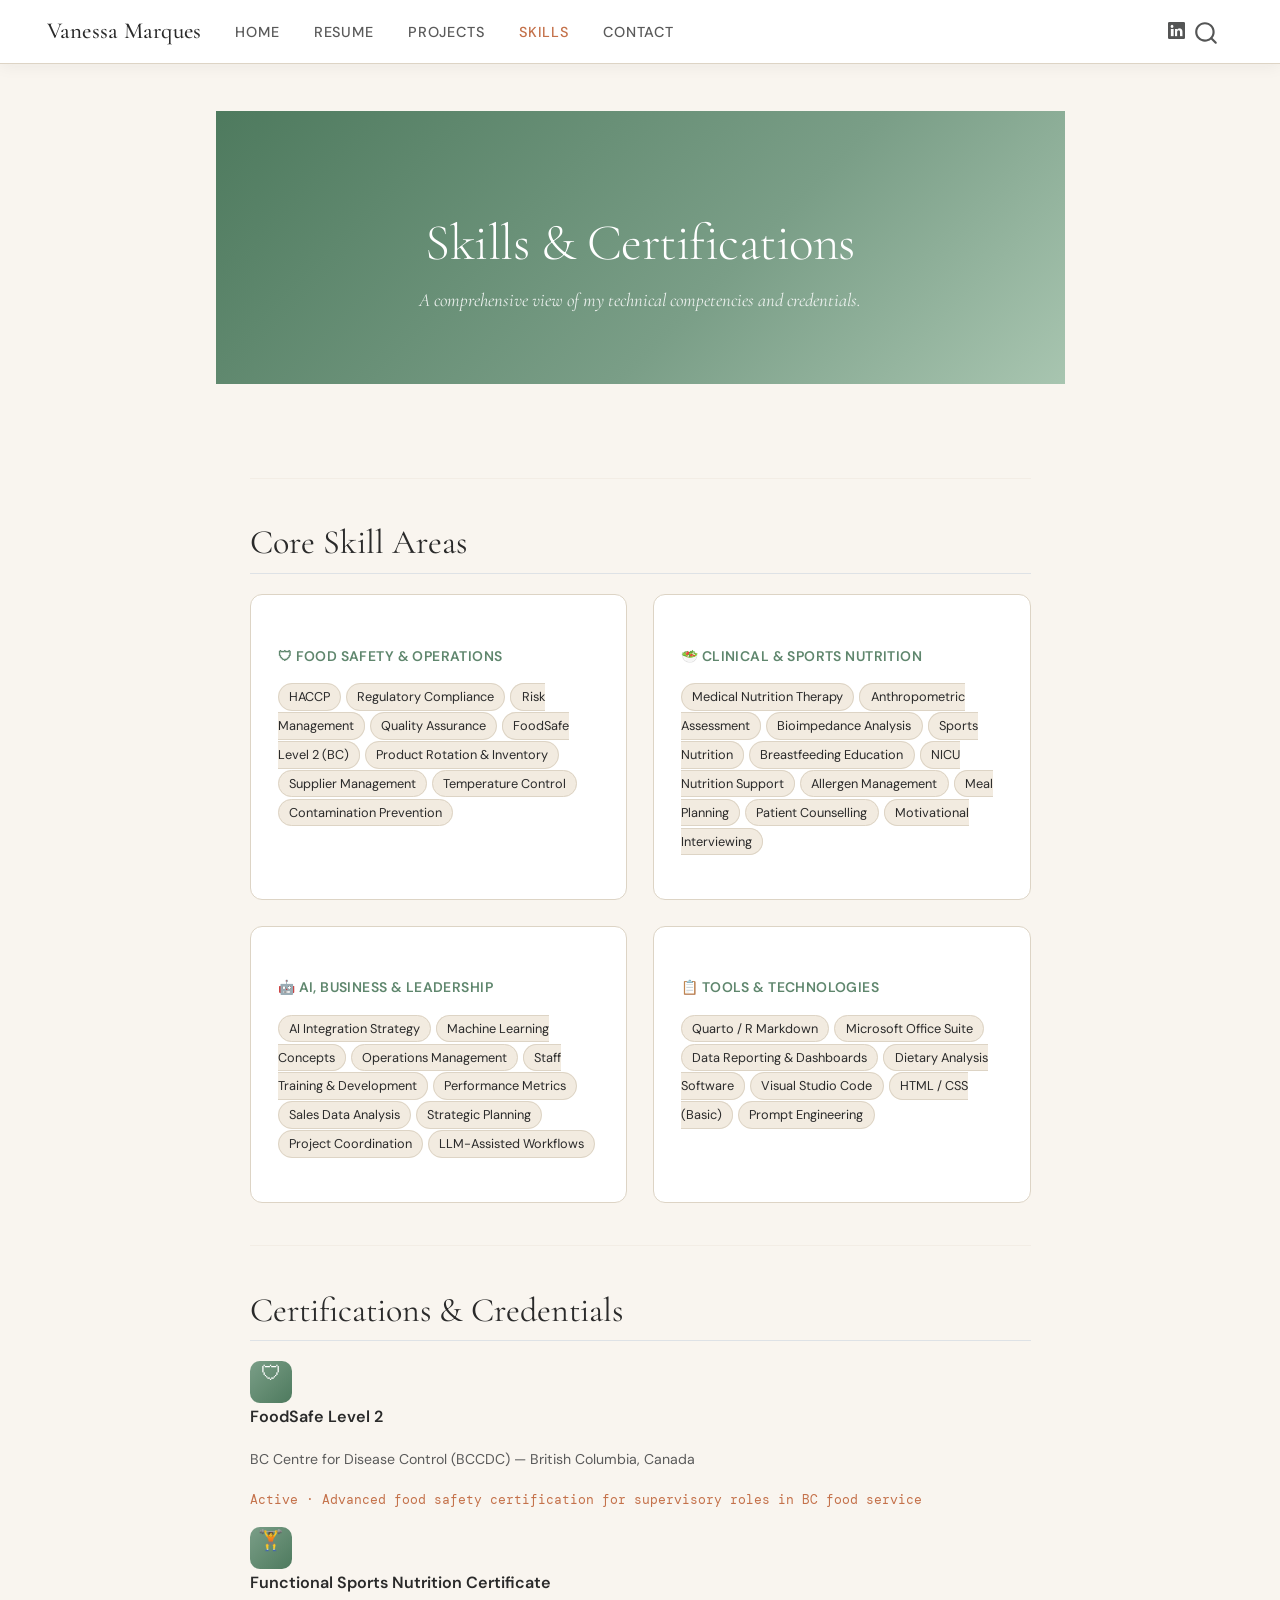
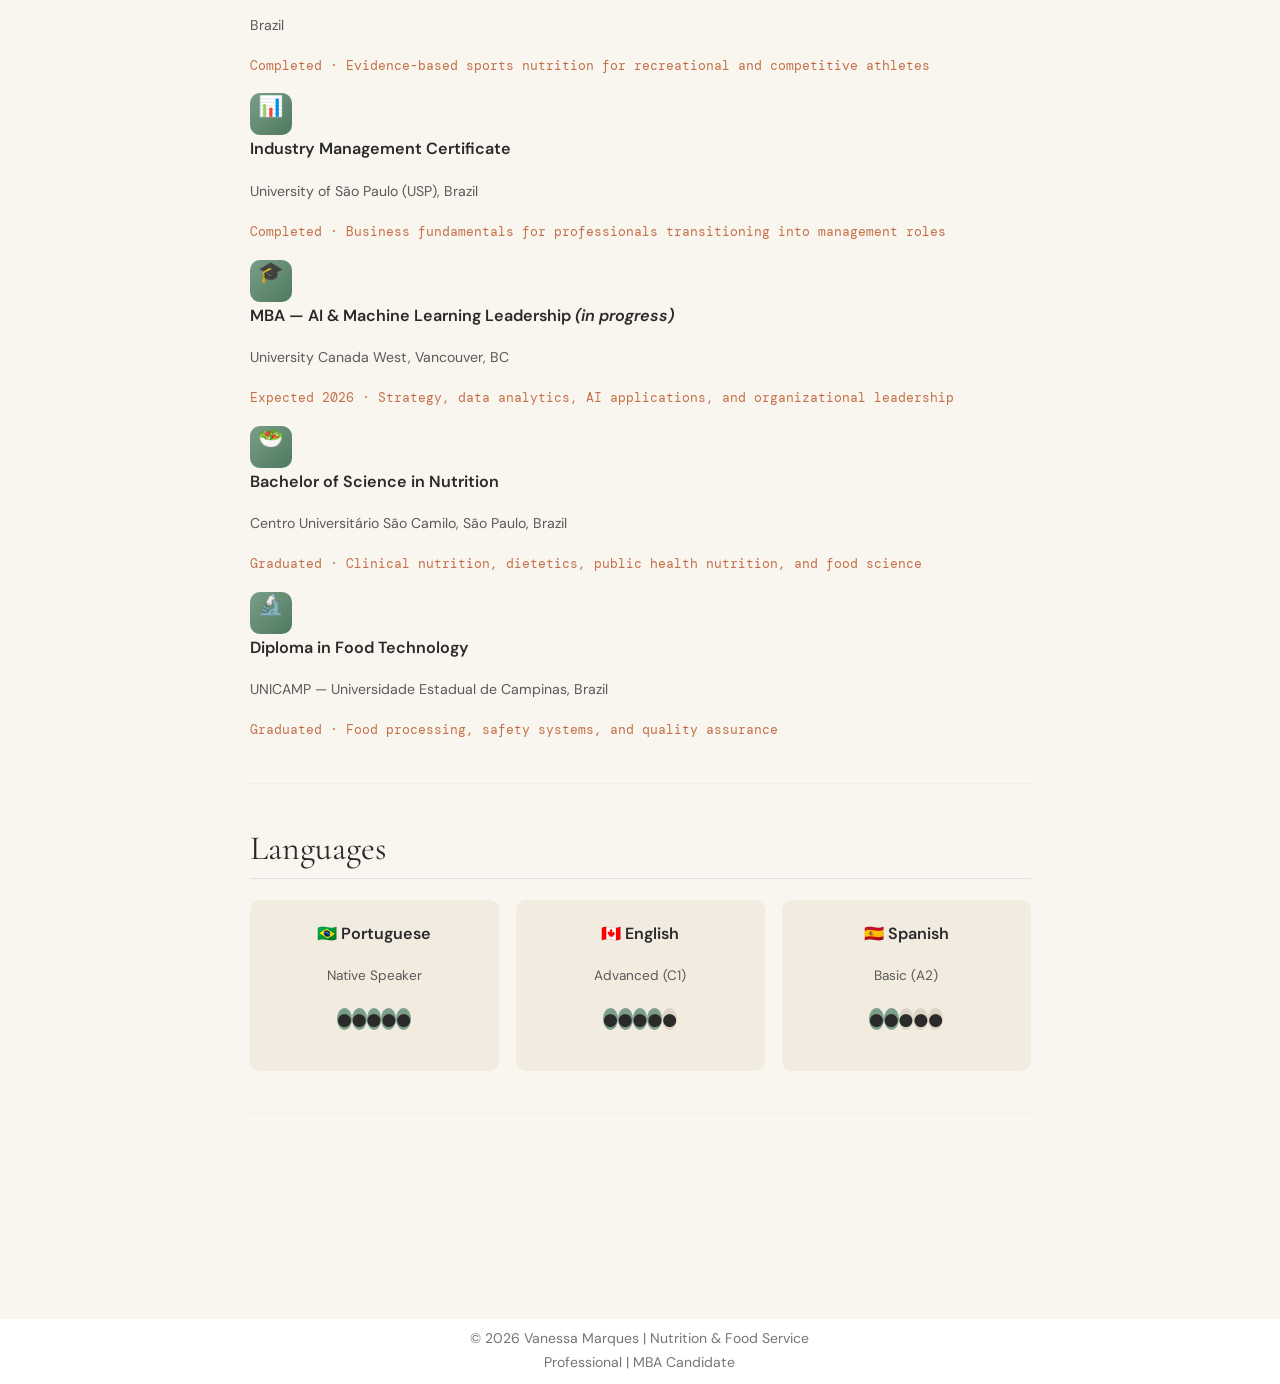
<file: skills.html>
<!DOCTYPE html>
<html xmlns="http://www.w3.org/1999/xhtml" lang="en" xml:lang="en"><head>

<meta charset="utf-8">
<meta name="generator" content="quarto-1.8.27">

<meta name="viewport" content="width=device-width, initial-scale=1.0, user-scalable=yes">


<title>skills – Vanessa Marques</title>
<style>
code{white-space: pre-wrap;}
span.smallcaps{font-variant: small-caps;}
div.columns{display: flex; gap: min(4vw, 1.5em);}
div.column{flex: auto; overflow-x: auto;}
div.hanging-indent{margin-left: 1.5em; text-indent: -1.5em;}
ul.task-list{list-style: none;}
ul.task-list li input[type="checkbox"] {
  width: 0.8em;
  margin: 0 0.8em 0.2em -1em; /* quarto-specific, see https://github.com/quarto-dev/quarto-cli/issues/4556 */ 
  vertical-align: middle;
}
</style>


<script src="site_libs/quarto-nav/quarto-nav.js"></script>
<script src="site_libs/quarto-nav/headroom.min.js"></script>
<script src="site_libs/clipboard/clipboard.min.js"></script>
<script src="site_libs/quarto-search/autocomplete.umd.js"></script>
<script src="site_libs/quarto-search/fuse.min.js"></script>
<script src="site_libs/quarto-search/quarto-search.js"></script>
<meta name="quarto:offset" content="./">
<script src="site_libs/quarto-html/quarto.js" type="module"></script>
<script src="site_libs/quarto-html/tabsets/tabsets.js" type="module"></script>
<script src="site_libs/quarto-html/axe/axe-check.js" type="module"></script>
<script src="site_libs/quarto-html/popper.min.js"></script>
<script src="site_libs/quarto-html/tippy.umd.min.js"></script>
<script src="site_libs/quarto-html/anchor.min.js"></script>
<link href="site_libs/quarto-html/tippy.css" rel="stylesheet">
<link href="site_libs/quarto-html/quarto-syntax-highlighting-ed96de9b727972fe78a7b5d16c58bf87.css" rel="stylesheet" id="quarto-text-highlighting-styles">
<script src="site_libs/bootstrap/bootstrap.min.js"></script>
<link href="site_libs/bootstrap/bootstrap-icons.css" rel="stylesheet">
<link href="site_libs/bootstrap/bootstrap-afa37c5c79185640b9c231024f4fe5ea.min.css" rel="stylesheet" append-hash="true" id="quarto-bootstrap" data-mode="light">
<script id="quarto-search-options" type="application/json">{
  "location": "navbar",
  "copy-button": false,
  "collapse-after": 3,
  "panel-placement": "end",
  "type": "overlay",
  "limit": 50,
  "keyboard-shortcut": [
    "f",
    "/",
    "s"
  ],
  "show-item-context": false,
  "language": {
    "search-no-results-text": "No results",
    "search-matching-documents-text": "matching documents",
    "search-copy-link-title": "Copy link to search",
    "search-hide-matches-text": "Hide additional matches",
    "search-more-match-text": "more match in this document",
    "search-more-matches-text": "more matches in this document",
    "search-clear-button-title": "Clear",
    "search-text-placeholder": "",
    "search-detached-cancel-button-title": "Cancel",
    "search-submit-button-title": "Submit",
    "search-label": "Search"
  }
}</script>


<link rel="stylesheet" href="styles.css">
</head>

<body class="nav-fixed quarto-light">

<div id="quarto-search-results"></div>
  <header id="quarto-header" class="headroom fixed-top">
    <nav class="navbar navbar-expand-lg " data-bs-theme="dark">
      <div class="navbar-container container-fluid">
      <div class="navbar-brand-container mx-auto">
    <a class="navbar-brand" href="./index.html">
    <span class="navbar-title">Vanessa Marques</span>
    </a>
  </div>
            <div id="quarto-search" class="" title="Search"></div>
          <button class="navbar-toggler" type="button" data-bs-toggle="collapse" data-bs-target="#navbarCollapse" aria-controls="navbarCollapse" role="menu" aria-expanded="false" aria-label="Toggle navigation" onclick="if (window.quartoToggleHeadroom) { window.quartoToggleHeadroom(); }">
  <span class="navbar-toggler-icon"></span>
</button>
          <div class="collapse navbar-collapse" id="navbarCollapse">
            <ul class="navbar-nav navbar-nav-scroll me-auto">
  <li class="nav-item">
    <a class="nav-link" href="./index.html"> 
<span class="menu-text">Home</span></a>
  </li>  
  <li class="nav-item">
    <a class="nav-link" href="./resume.html"> 
<span class="menu-text">Resume</span></a>
  </li>  
  <li class="nav-item">
    <a class="nav-link" href="./projects.html"> 
<span class="menu-text">Projects</span></a>
  </li>  
  <li class="nav-item">
    <a class="nav-link active" href="./skills.html" aria-current="page"> 
<span class="menu-text">Skills</span></a>
  </li>  
  <li class="nav-item">
    <a class="nav-link" href="./contact.html"> 
<span class="menu-text">Contact</span></a>
  </li>  
</ul>
          </div> <!-- /navcollapse -->
            <div class="quarto-navbar-tools">
    <a href="https://www.linkedin.com/in/vanessamarques-nutrition-operations" title="LinkedIn" class="quarto-navigation-tool px-1" aria-label="LinkedIn"><i class="bi bi-linkedin"></i></a>
</div>
      </div> <!-- /container-fluid -->
    </nav>
</header>
<!-- content -->
<div id="quarto-content" class="quarto-container page-columns page-rows-contents page-layout-full page-navbar">
<!-- sidebar -->
<!-- margin-sidebar -->
    
<!-- main -->
<main class="content column-page" id="quarto-document-content"><header id="title-block-header" class="quarto-title-block"></header>




<section id="skills-certifications" class="level1 page-hero">
<h1>Skills &amp; Certifications</h1>
<p><span class="page-subtitle">A comprehensive view of my technical competencies and credentials.</span></p>
</section>
<div class="content-area">
<hr>
<section id="core-skill-areas" class="level2">
<h2 class="anchored" data-anchor-id="core-skill-areas">Core Skill Areas</h2>
<div class="skills-grid">
<section id="food-safety-operations" class="level3 skill-category-card">
<h3 class="anchored" data-anchor-id="food-safety-operations">🛡 Food Safety &amp; Operations</h3>
<div class="skill-tags">
<p><span class="skill-tag">HACCP</span> <span class="skill-tag">Regulatory Compliance</span> <span class="skill-tag">Risk Management</span> <span class="skill-tag">Quality Assurance</span> <span class="skill-tag">FoodSafe Level 2 (BC)</span> <span class="skill-tag">Product Rotation &amp; Inventory</span> <span class="skill-tag">Supplier Management</span> <span class="skill-tag">Temperature Control</span> <span class="skill-tag">Contamination Prevention</span></p>
</div>
</section>
<section id="clinical-sports-nutrition" class="level3 skill-category-card">
<h3 class="anchored" data-anchor-id="clinical-sports-nutrition">🥗 Clinical &amp; Sports Nutrition</h3>
<div class="skill-tags">
<p><span class="skill-tag">Medical Nutrition Therapy</span> <span class="skill-tag">Anthropometric Assessment</span> <span class="skill-tag">Bioimpedance Analysis</span> <span class="skill-tag">Sports Nutrition</span> <span class="skill-tag">Breastfeeding Education</span> <span class="skill-tag">NICU Nutrition Support</span> <span class="skill-tag">Allergen Management</span> <span class="skill-tag">Meal Planning</span> <span class="skill-tag">Patient Counselling</span> <span class="skill-tag">Motivational Interviewing</span></p>
</div>
</section>
<section id="ai-business-leadership" class="level3 skill-category-card">
<h3 class="anchored" data-anchor-id="ai-business-leadership">🤖 AI, Business &amp; Leadership</h3>
<div class="skill-tags">
<p><span class="skill-tag">AI Integration Strategy</span> <span class="skill-tag">Machine Learning Concepts</span> <span class="skill-tag">Operations Management</span> <span class="skill-tag">Staff Training &amp; Development</span> <span class="skill-tag">Performance Metrics</span> <span class="skill-tag">Sales Data Analysis</span> <span class="skill-tag">Strategic Planning</span> <span class="skill-tag">Project Coordination</span> <span class="skill-tag">LLM-Assisted Workflows</span></p>
</div>
</section>
<section id="tools-technologies" class="level3 skill-category-card">
<h3 class="anchored" data-anchor-id="tools-technologies">📋 Tools &amp; Technologies</h3>
<div class="skill-tags">
<p><span class="skill-tag">Quarto / R Markdown</span> <span class="skill-tag">Microsoft Office Suite</span> <span class="skill-tag">Data Reporting &amp; Dashboards</span> <span class="skill-tag">Dietary Analysis Software</span> <span class="skill-tag">Visual Studio Code</span> <span class="skill-tag">HTML / CSS (Basic)</span> <span class="skill-tag">Prompt Engineering</span></p>
</div>
</section>
</div>
<hr>
</section>
<section id="certifications-credentials" class="level2">
<h2 class="anchored" data-anchor-id="certifications-credentials">Certifications &amp; Credentials</h2>
<div class="cert-card">
<div class="cert-icon">
<p>🛡</p>
</div>
<div>
<div class="cert-title">
<p>FoodSafe Level 2</p>
</div>
<div class="cert-org">
<p>BC Centre for Disease Control (BCCDC) — British Columbia, Canada</p>
</div>
<div class="cert-year">
<p>Active · Advanced food safety certification for supervisory roles in BC food service</p>
</div>
</div>
</div>
<div class="cert-card">
<div class="cert-icon">
<p>🏋</p>
</div>
<div>
<div class="cert-title">
<p>Functional Sports Nutrition Certificate</p>
</div>
<div class="cert-org">
<p>Brazil</p>
</div>
<div class="cert-year">
<p>Completed · Evidence-based sports nutrition for recreational and competitive athletes</p>
</div>
</div>
</div>
<div class="cert-card">
<div class="cert-icon">
<p>📊</p>
</div>
<div>
<div class="cert-title">
<p>Industry Management Certificate</p>
</div>
<div class="cert-org">
<p>University of São Paulo (USP), Brazil</p>
</div>
<div class="cert-year">
<p>Completed · Business fundamentals for professionals transitioning into management roles</p>
</div>
</div>
</div>
<div class="cert-card">
<div class="cert-icon">
<p>🎓</p>
</div>
<div>
<div class="cert-title">
<p>MBA — AI &amp; Machine Learning Leadership <em>(in progress)</em></p>
</div>
<div class="cert-org">
<p>University Canada West, Vancouver, BC</p>
</div>
<div class="cert-year">
<p>Expected 2026 · Strategy, data analytics, AI applications, and organizational leadership</p>
</div>
</div>
</div>
<div class="cert-card">
<div class="cert-icon">
<p>🥗</p>
</div>
<div>
<div class="cert-title">
<p>Bachelor of Science in Nutrition</p>
</div>
<div class="cert-org">
<p>Centro Universitário São Camilo, São Paulo, Brazil</p>
</div>
<div class="cert-year">
<p>Graduated · Clinical nutrition, dietetics, public health nutrition, and food science</p>
</div>
</div>
</div>
<div class="cert-card">
<div class="cert-icon">
<p>🔬</p>
</div>
<div>
<div class="cert-title">
<p>Diploma in Food Technology</p>
</div>
<div class="cert-org">
<p>UNICAMP — Universidade Estadual de Campinas, Brazil</p>
</div>
<div class="cert-year">
<p>Graduated · Food processing, safety systems, and quality assurance</p>
</div>
</div>
</div>
<hr>
</section>
<section id="languages" class="level2">
<h2 class="anchored" data-anchor-id="languages">Languages</h2>
<div class="lang-grid">
<div class="lang-card">
<div class="lang-name">
<p>🇧🇷 Portuguese</p>
</div>
<div class="lang-level">
<p>Native Speaker</p>
</div>
<div class="lang-dots">
<p><span class="lang-dot filled">●</span><span class="lang-dot filled">●</span><span class="lang-dot filled">●</span><span class="lang-dot filled">●</span><span class="lang-dot filled">●</span></p>
</div>
</div>
<div class="lang-card">
<div class="lang-name">
<p>🇨🇦 English</p>
</div>
<div class="lang-level">
<p>Advanced (C1)</p>
</div>
<div class="lang-dots">
<p><span class="lang-dot filled">●</span><span class="lang-dot filled">●</span><span class="lang-dot filled">●</span><span class="lang-dot filled">●</span><span class="lang-dot" style="background:var(--border);">●</span></p>
</div>
</div>
<div class="lang-card">
<div class="lang-name">
<p>🇪🇸 Spanish</p>
</div>
<div class="lang-level">
<p>Basic (A2)</p>
</div>
<div class="lang-dots">
<p><span class="lang-dot filled">●</span><span class="lang-dot filled">●</span><span class="lang-dot" style="background:var(--border);">●</span><span class="lang-dot" style="background:var(--border);">●</span><span class="lang-dot" style="background:var(--border);">●</span></p>
</div>
</div>
</div>
<hr>


</section>
</div>

</main> <!-- /main -->
<script id="quarto-html-after-body" type="application/javascript">
  window.document.addEventListener("DOMContentLoaded", function (event) {
    const icon = "";
    const anchorJS = new window.AnchorJS();
    anchorJS.options = {
      placement: 'right',
      icon: icon
    };
    anchorJS.add('.anchored');
    const isCodeAnnotation = (el) => {
      for (const clz of el.classList) {
        if (clz.startsWith('code-annotation-')) {                     
          return true;
        }
      }
      return false;
    }
    const onCopySuccess = function(e) {
      // button target
      const button = e.trigger;
      // don't keep focus
      button.blur();
      // flash "checked"
      button.classList.add('code-copy-button-checked');
      var currentTitle = button.getAttribute("title");
      button.setAttribute("title", "Copied!");
      let tooltip;
      if (window.bootstrap) {
        button.setAttribute("data-bs-toggle", "tooltip");
        button.setAttribute("data-bs-placement", "left");
        button.setAttribute("data-bs-title", "Copied!");
        tooltip = new bootstrap.Tooltip(button, 
          { trigger: "manual", 
            customClass: "code-copy-button-tooltip",
            offset: [0, -8]});
        tooltip.show();    
      }
      setTimeout(function() {
        if (tooltip) {
          tooltip.hide();
          button.removeAttribute("data-bs-title");
          button.removeAttribute("data-bs-toggle");
          button.removeAttribute("data-bs-placement");
        }
        button.setAttribute("title", currentTitle);
        button.classList.remove('code-copy-button-checked');
      }, 1000);
      // clear code selection
      e.clearSelection();
    }
    const getTextToCopy = function(trigger) {
      const outerScaffold = trigger.parentElement.cloneNode(true);
      const codeEl = outerScaffold.querySelector('code');
      for (const childEl of codeEl.children) {
        if (isCodeAnnotation(childEl)) {
          childEl.remove();
        }
      }
      return codeEl.innerText;
    }
    const clipboard = new window.ClipboardJS('.code-copy-button:not([data-in-quarto-modal])', {
      text: getTextToCopy
    });
    clipboard.on('success', onCopySuccess);
    if (window.document.getElementById('quarto-embedded-source-code-modal')) {
      const clipboardModal = new window.ClipboardJS('.code-copy-button[data-in-quarto-modal]', {
        text: getTextToCopy,
        container: window.document.getElementById('quarto-embedded-source-code-modal')
      });
      clipboardModal.on('success', onCopySuccess);
    }
      var localhostRegex = new RegExp(/^(?:http|https):\/\/localhost\:?[0-9]*\//);
      var mailtoRegex = new RegExp(/^mailto:/);
        var filterRegex = new RegExp('/' + window.location.host + '/');
      var isInternal = (href) => {
          return filterRegex.test(href) || localhostRegex.test(href) || mailtoRegex.test(href);
      }
      // Inspect non-navigation links and adorn them if external
     var links = window.document.querySelectorAll('a[href]:not(.nav-link):not(.navbar-brand):not(.toc-action):not(.sidebar-link):not(.sidebar-item-toggle):not(.pagination-link):not(.no-external):not([aria-hidden]):not(.dropdown-item):not(.quarto-navigation-tool):not(.about-link)');
      for (var i=0; i<links.length; i++) {
        const link = links[i];
        if (!isInternal(link.href)) {
          // undo the damage that might have been done by quarto-nav.js in the case of
          // links that we want to consider external
          if (link.dataset.originalHref !== undefined) {
            link.href = link.dataset.originalHref;
          }
        }
      }
    function tippyHover(el, contentFn, onTriggerFn, onUntriggerFn) {
      const config = {
        allowHTML: true,
        maxWidth: 500,
        delay: 100,
        arrow: false,
        appendTo: function(el) {
            return el.parentElement;
        },
        interactive: true,
        interactiveBorder: 10,
        theme: 'quarto',
        placement: 'bottom-start',
      };
      if (contentFn) {
        config.content = contentFn;
      }
      if (onTriggerFn) {
        config.onTrigger = onTriggerFn;
      }
      if (onUntriggerFn) {
        config.onUntrigger = onUntriggerFn;
      }
      window.tippy(el, config); 
    }
    const noterefs = window.document.querySelectorAll('a[role="doc-noteref"]');
    for (var i=0; i<noterefs.length; i++) {
      const ref = noterefs[i];
      tippyHover(ref, function() {
        // use id or data attribute instead here
        let href = ref.getAttribute('data-footnote-href') || ref.getAttribute('href');
        try { href = new URL(href).hash; } catch {}
        const id = href.replace(/^#\/?/, "");
        const note = window.document.getElementById(id);
        if (note) {
          return note.innerHTML;
        } else {
          return "";
        }
      });
    }
    const xrefs = window.document.querySelectorAll('a.quarto-xref');
    const processXRef = (id, note) => {
      // Strip column container classes
      const stripColumnClz = (el) => {
        el.classList.remove("page-full", "page-columns");
        if (el.children) {
          for (const child of el.children) {
            stripColumnClz(child);
          }
        }
      }
      stripColumnClz(note)
      if (id === null || id.startsWith('sec-')) {
        // Special case sections, only their first couple elements
        const container = document.createElement("div");
        if (note.children && note.children.length > 2) {
          container.appendChild(note.children[0].cloneNode(true));
          for (let i = 1; i < note.children.length; i++) {
            const child = note.children[i];
            if (child.tagName === "P" && child.innerText === "") {
              continue;
            } else {
              container.appendChild(child.cloneNode(true));
              break;
            }
          }
          if (window.Quarto?.typesetMath) {
            window.Quarto.typesetMath(container);
          }
          return container.innerHTML
        } else {
          if (window.Quarto?.typesetMath) {
            window.Quarto.typesetMath(note);
          }
          return note.innerHTML;
        }
      } else {
        // Remove any anchor links if they are present
        const anchorLink = note.querySelector('a.anchorjs-link');
        if (anchorLink) {
          anchorLink.remove();
        }
        if (window.Quarto?.typesetMath) {
          window.Quarto.typesetMath(note);
        }
        if (note.classList.contains("callout")) {
          return note.outerHTML;
        } else {
          return note.innerHTML;
        }
      }
    }
    for (var i=0; i<xrefs.length; i++) {
      const xref = xrefs[i];
      tippyHover(xref, undefined, function(instance) {
        instance.disable();
        let url = xref.getAttribute('href');
        let hash = undefined; 
        if (url.startsWith('#')) {
          hash = url;
        } else {
          try { hash = new URL(url).hash; } catch {}
        }
        if (hash) {
          const id = hash.replace(/^#\/?/, "");
          const note = window.document.getElementById(id);
          if (note !== null) {
            try {
              const html = processXRef(id, note.cloneNode(true));
              instance.setContent(html);
            } finally {
              instance.enable();
              instance.show();
            }
          } else {
            // See if we can fetch this
            fetch(url.split('#')[0])
            .then(res => res.text())
            .then(html => {
              const parser = new DOMParser();
              const htmlDoc = parser.parseFromString(html, "text/html");
              const note = htmlDoc.getElementById(id);
              if (note !== null) {
                const html = processXRef(id, note);
                instance.setContent(html);
              } 
            }).finally(() => {
              instance.enable();
              instance.show();
            });
          }
        } else {
          // See if we can fetch a full url (with no hash to target)
          // This is a special case and we should probably do some content thinning / targeting
          fetch(url)
          .then(res => res.text())
          .then(html => {
            const parser = new DOMParser();
            const htmlDoc = parser.parseFromString(html, "text/html");
            const note = htmlDoc.querySelector('main.content');
            if (note !== null) {
              // This should only happen for chapter cross references
              // (since there is no id in the URL)
              // remove the first header
              if (note.children.length > 0 && note.children[0].tagName === "HEADER") {
                note.children[0].remove();
              }
              const html = processXRef(null, note);
              instance.setContent(html);
            } 
          }).finally(() => {
            instance.enable();
            instance.show();
          });
        }
      }, function(instance) {
      });
    }
        let selectedAnnoteEl;
        const selectorForAnnotation = ( cell, annotation) => {
          let cellAttr = 'data-code-cell="' + cell + '"';
          let lineAttr = 'data-code-annotation="' +  annotation + '"';
          const selector = 'span[' + cellAttr + '][' + lineAttr + ']';
          return selector;
        }
        const selectCodeLines = (annoteEl) => {
          const doc = window.document;
          const targetCell = annoteEl.getAttribute("data-target-cell");
          const targetAnnotation = annoteEl.getAttribute("data-target-annotation");
          const annoteSpan = window.document.querySelector(selectorForAnnotation(targetCell, targetAnnotation));
          const lines = annoteSpan.getAttribute("data-code-lines").split(",");
          const lineIds = lines.map((line) => {
            return targetCell + "-" + line;
          })
          let top = null;
          let height = null;
          let parent = null;
          if (lineIds.length > 0) {
              //compute the position of the single el (top and bottom and make a div)
              const el = window.document.getElementById(lineIds[0]);
              top = el.offsetTop;
              height = el.offsetHeight;
              parent = el.parentElement.parentElement;
            if (lineIds.length > 1) {
              const lastEl = window.document.getElementById(lineIds[lineIds.length - 1]);
              const bottom = lastEl.offsetTop + lastEl.offsetHeight;
              height = bottom - top;
            }
            if (top !== null && height !== null && parent !== null) {
              // cook up a div (if necessary) and position it 
              let div = window.document.getElementById("code-annotation-line-highlight");
              if (div === null) {
                div = window.document.createElement("div");
                div.setAttribute("id", "code-annotation-line-highlight");
                div.style.position = 'absolute';
                parent.appendChild(div);
              }
              div.style.top = top - 2 + "px";
              div.style.height = height + 4 + "px";
              div.style.left = 0;
              let gutterDiv = window.document.getElementById("code-annotation-line-highlight-gutter");
              if (gutterDiv === null) {
                gutterDiv = window.document.createElement("div");
                gutterDiv.setAttribute("id", "code-annotation-line-highlight-gutter");
                gutterDiv.style.position = 'absolute';
                const codeCell = window.document.getElementById(targetCell);
                const gutter = codeCell.querySelector('.code-annotation-gutter');
                gutter.appendChild(gutterDiv);
              }
              gutterDiv.style.top = top - 2 + "px";
              gutterDiv.style.height = height + 4 + "px";
            }
            selectedAnnoteEl = annoteEl;
          }
        };
        const unselectCodeLines = () => {
          const elementsIds = ["code-annotation-line-highlight", "code-annotation-line-highlight-gutter"];
          elementsIds.forEach((elId) => {
            const div = window.document.getElementById(elId);
            if (div) {
              div.remove();
            }
          });
          selectedAnnoteEl = undefined;
        };
          // Handle positioning of the toggle
      window.addEventListener(
        "resize",
        throttle(() => {
          elRect = undefined;
          if (selectedAnnoteEl) {
            selectCodeLines(selectedAnnoteEl);
          }
        }, 10)
      );
      function throttle(fn, ms) {
      let throttle = false;
      let timer;
        return (...args) => {
          if(!throttle) { // first call gets through
              fn.apply(this, args);
              throttle = true;
          } else { // all the others get throttled
              if(timer) clearTimeout(timer); // cancel #2
              timer = setTimeout(() => {
                fn.apply(this, args);
                timer = throttle = false;
              }, ms);
          }
        };
      }
        // Attach click handler to the DT
        const annoteDls = window.document.querySelectorAll('dt[data-target-cell]');
        for (const annoteDlNode of annoteDls) {
          annoteDlNode.addEventListener('click', (event) => {
            const clickedEl = event.target;
            if (clickedEl !== selectedAnnoteEl) {
              unselectCodeLines();
              const activeEl = window.document.querySelector('dt[data-target-cell].code-annotation-active');
              if (activeEl) {
                activeEl.classList.remove('code-annotation-active');
              }
              selectCodeLines(clickedEl);
              clickedEl.classList.add('code-annotation-active');
            } else {
              // Unselect the line
              unselectCodeLines();
              clickedEl.classList.remove('code-annotation-active');
            }
          });
        }
    const findCites = (el) => {
      const parentEl = el.parentElement;
      if (parentEl) {
        const cites = parentEl.dataset.cites;
        if (cites) {
          return {
            el,
            cites: cites.split(' ')
          };
        } else {
          return findCites(el.parentElement)
        }
      } else {
        return undefined;
      }
    };
    var bibliorefs = window.document.querySelectorAll('a[role="doc-biblioref"]');
    for (var i=0; i<bibliorefs.length; i++) {
      const ref = bibliorefs[i];
      const citeInfo = findCites(ref);
      if (citeInfo) {
        tippyHover(citeInfo.el, function() {
          var popup = window.document.createElement('div');
          citeInfo.cites.forEach(function(cite) {
            var citeDiv = window.document.createElement('div');
            citeDiv.classList.add('hanging-indent');
            citeDiv.classList.add('csl-entry');
            var biblioDiv = window.document.getElementById('ref-' + cite);
            if (biblioDiv) {
              citeDiv.innerHTML = biblioDiv.innerHTML;
            }
            popup.appendChild(citeDiv);
          });
          return popup.innerHTML;
        });
      }
    }
  });
  </script>
</div> <!-- /content -->
<footer class="footer">
  <div class="nav-footer">
    <div class="nav-footer-left">
      &nbsp;
    </div>   
    <div class="nav-footer-center">
<p>© 2026 Vanessa Marques | Nutrition &amp; Food Service Professional | MBA Candidate</p>
</div>
    <div class="nav-footer-right">
      &nbsp;
    </div>
  </div>
</footer>




</body></html>
</file>
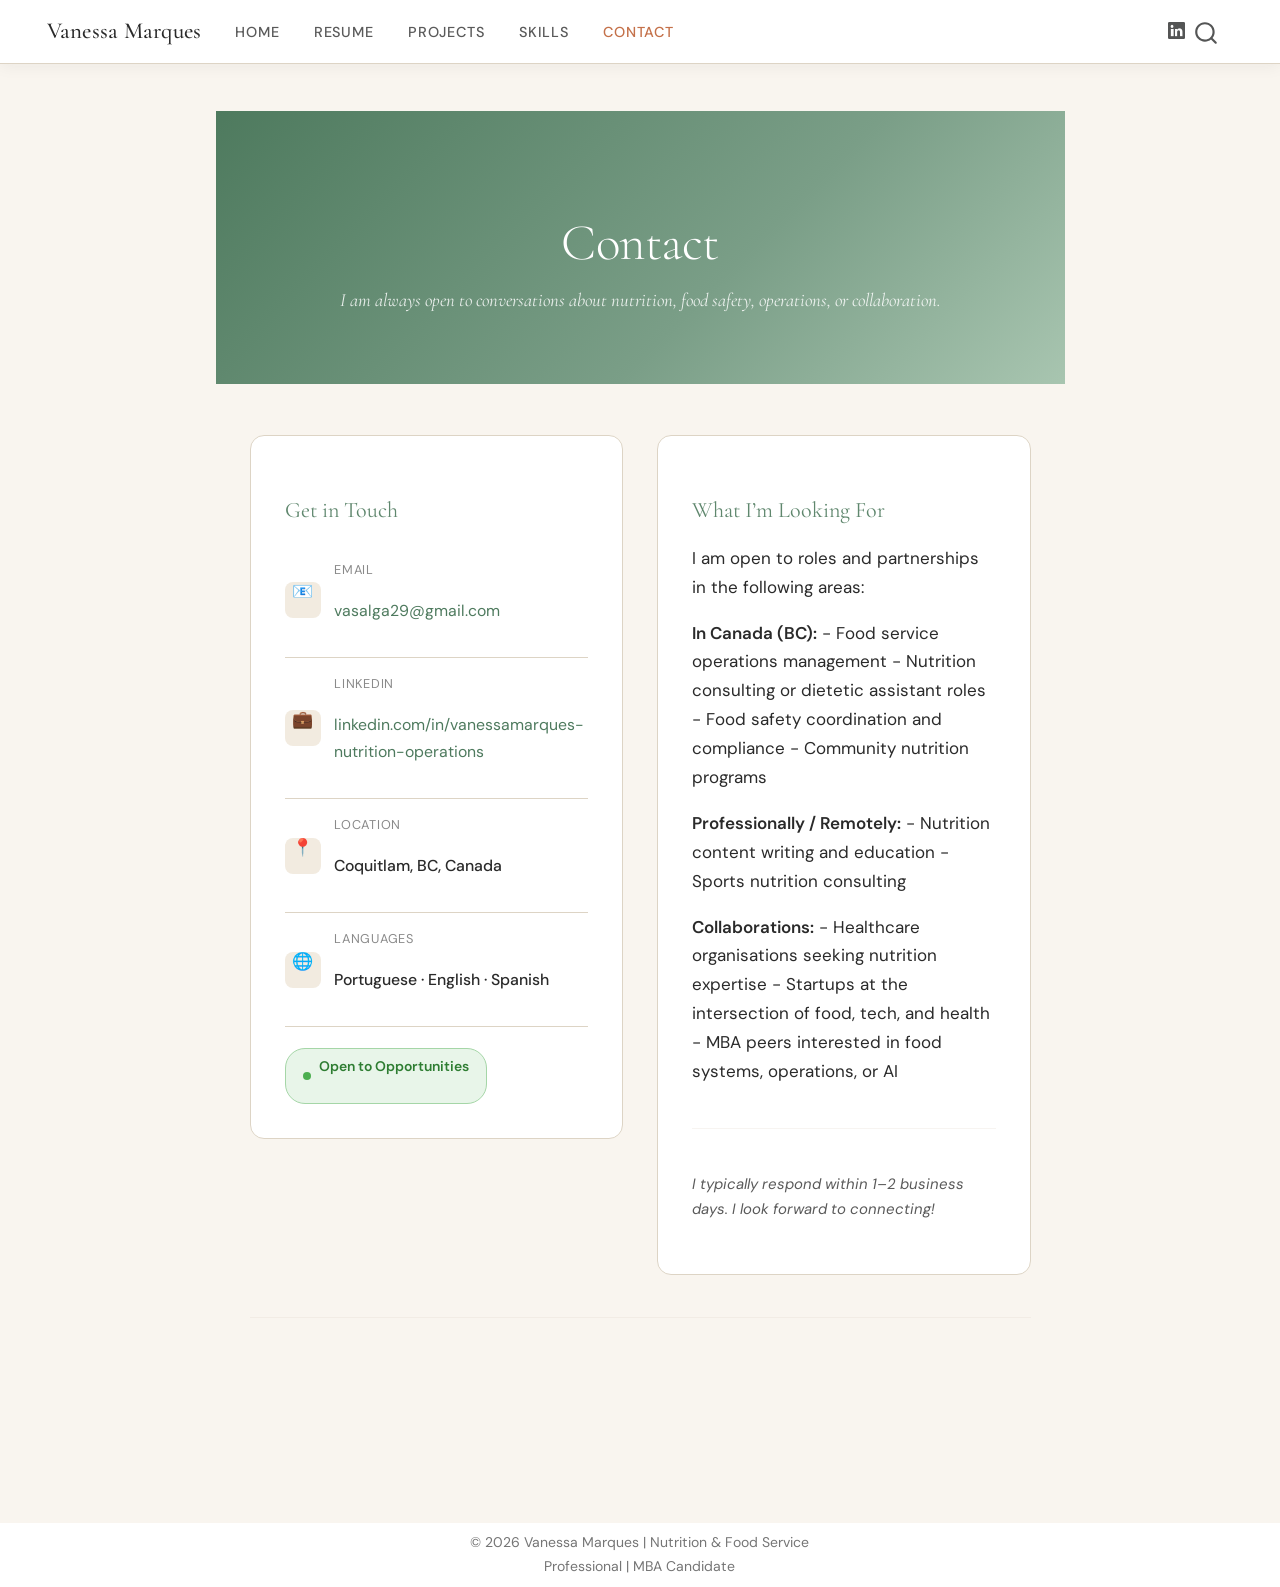
<file: docs/contact.html>
<!DOCTYPE html>
<html xmlns="http://www.w3.org/1999/xhtml" lang="en" xml:lang="en"><head>

<meta charset="utf-8">
<meta name="generator" content="quarto-1.8.26">

<meta name="viewport" content="width=device-width, initial-scale=1.0, user-scalable=yes">


<title>contact – Vanessa Marques</title>
<style>
code{white-space: pre-wrap;}
span.smallcaps{font-variant: small-caps;}
div.columns{display: flex; gap: min(4vw, 1.5em);}
div.column{flex: auto; overflow-x: auto;}
div.hanging-indent{margin-left: 1.5em; text-indent: -1.5em;}
ul.task-list{list-style: none;}
ul.task-list li input[type="checkbox"] {
  width: 0.8em;
  margin: 0 0.8em 0.2em -1em; /* quarto-specific, see https://github.com/quarto-dev/quarto-cli/issues/4556 */ 
  vertical-align: middle;
}
</style>


<script src="site_libs/quarto-nav/quarto-nav.js"></script>
<script src="site_libs/quarto-nav/headroom.min.js"></script>
<script src="site_libs/clipboard/clipboard.min.js"></script>
<script src="site_libs/quarto-search/autocomplete.umd.js"></script>
<script src="site_libs/quarto-search/fuse.min.js"></script>
<script src="site_libs/quarto-search/quarto-search.js"></script>
<meta name="quarto:offset" content="./">
<script src="site_libs/quarto-html/quarto.js" type="module"></script>
<script src="site_libs/quarto-html/tabsets/tabsets.js" type="module"></script>
<script src="site_libs/quarto-html/axe/axe-check.js" type="module"></script>
<script src="site_libs/quarto-html/popper.min.js"></script>
<script src="site_libs/quarto-html/tippy.umd.min.js"></script>
<script src="site_libs/quarto-html/anchor.min.js"></script>
<link href="site_libs/quarto-html/tippy.css" rel="stylesheet">
<link href="site_libs/quarto-html/quarto-syntax-highlighting-587c61ba64f3a5504c4d52d930310e48.css" rel="stylesheet" id="quarto-text-highlighting-styles">
<script src="site_libs/bootstrap/bootstrap.min.js"></script>
<link href="site_libs/bootstrap/bootstrap-icons.css" rel="stylesheet">
<link href="site_libs/bootstrap/bootstrap-e31584831b205ffbb2d98406f31c2a5b.min.css" rel="stylesheet" append-hash="true" id="quarto-bootstrap" data-mode="light">
<script id="quarto-search-options" type="application/json">{
  "location": "navbar",
  "copy-button": false,
  "collapse-after": 3,
  "panel-placement": "end",
  "type": "overlay",
  "limit": 50,
  "keyboard-shortcut": [
    "f",
    "/",
    "s"
  ],
  "show-item-context": false,
  "language": {
    "search-no-results-text": "No results",
    "search-matching-documents-text": "matching documents",
    "search-copy-link-title": "Copy link to search",
    "search-hide-matches-text": "Hide additional matches",
    "search-more-match-text": "more match in this document",
    "search-more-matches-text": "more matches in this document",
    "search-clear-button-title": "Clear",
    "search-text-placeholder": "",
    "search-detached-cancel-button-title": "Cancel",
    "search-submit-button-title": "Submit",
    "search-label": "Search"
  }
}</script>


<link rel="stylesheet" href="styles.css">
</head>

<body class="nav-fixed quarto-light">

<div id="quarto-search-results"></div>
  <header id="quarto-header" class="headroom fixed-top">
    <nav class="navbar navbar-expand-lg " data-bs-theme="dark">
      <div class="navbar-container container-fluid">
      <div class="navbar-brand-container mx-auto">
    <a class="navbar-brand" href="./index.html">
    <span class="navbar-title">Vanessa Marques</span>
    </a>
  </div>
            <div id="quarto-search" class="" title="Search"></div>
          <button class="navbar-toggler" type="button" data-bs-toggle="collapse" data-bs-target="#navbarCollapse" aria-controls="navbarCollapse" role="menu" aria-expanded="false" aria-label="Toggle navigation" onclick="if (window.quartoToggleHeadroom) { window.quartoToggleHeadroom(); }">
  <span class="navbar-toggler-icon"></span>
</button>
          <div class="collapse navbar-collapse" id="navbarCollapse">
            <ul class="navbar-nav navbar-nav-scroll me-auto">
  <li class="nav-item">
    <a class="nav-link" href="./index.html"> 
<span class="menu-text">Home</span></a>
  </li>  
  <li class="nav-item">
    <a class="nav-link" href="./resume.html"> 
<span class="menu-text">Resume</span></a>
  </li>  
  <li class="nav-item">
    <a class="nav-link" href="./projects.html"> 
<span class="menu-text">Projects</span></a>
  </li>  
  <li class="nav-item">
    <a class="nav-link" href="./skills.html"> 
<span class="menu-text">Skills</span></a>
  </li>  
  <li class="nav-item">
    <a class="nav-link active" href="./contact.html" aria-current="page"> 
<span class="menu-text">Contact</span></a>
  </li>  
</ul>
          </div> <!-- /navcollapse -->
            <div class="quarto-navbar-tools">
    <a href="https://www.linkedin.com/in/vanessamarques-nutrition-operations" title="LinkedIn" class="quarto-navigation-tool px-1" aria-label="LinkedIn"><i class="bi bi-linkedin"></i></a>
</div>
      </div> <!-- /container-fluid -->
    </nav>
</header>
<!-- content -->
<div id="quarto-content" class="quarto-container page-columns page-rows-contents page-layout-full page-navbar">
<!-- sidebar -->
<!-- margin-sidebar -->
    
<!-- main -->
<main class="content column-page" id="quarto-document-content"><header id="title-block-header" class="quarto-title-block"></header>




<section id="contact" class="level1 page-hero">
<h1>Contact</h1>
<p><span class="page-subtitle">I am always open to conversations about nutrition, food safety, operations, or collaboration.</span></p>
</section>
<div class="content-area">
<div class="contact-grid">
<section id="get-in-touch" class="level3 contact-card">
<h3 class="anchored" data-anchor-id="get-in-touch">Get in Touch</h3>
<div class="contact-item-row">
<div class="contact-icon">
<p>📧</p>
</div>
<div>
<div class="contact-label">
<p>Email</p>
</div>
<div class="contact-value">
<p><a href="mailto:vasalga29@gmail.com">vasalga29@gmail.com</a></p>
</div>
</div>
</div>
<div class="contact-item-row">
<div class="contact-icon">
<p>💼</p>
</div>
<div>
<div class="contact-label">
<p>LinkedIn</p>
</div>
<div class="contact-value">
<p><a href="https://www.linkedin.com/in/vanessamarques-nutrition-operations">linkedin.com/in/vanessamarques-nutrition-operations</a></p>
</div>
</div>
</div>
<div class="contact-item-row">
<div class="contact-icon">
<p>📍</p>
</div>
<div>
<div class="contact-label">
<p>Location</p>
</div>
<div class="contact-value">
<p>Coquitlam, BC, Canada</p>
</div>
</div>
</div>
<div class="contact-item-row">
<div class="contact-icon">
<p>🌐</p>
</div>
<div>
<div class="contact-label">
<p>Languages</p>
</div>
<div class="contact-value">
<p>Portuguese · English · Spanish</p>
</div>
</div>
</div>
<div class="availability-badge">
<div class="avail-dot">

</div>
<p>Open to Opportunities</p>
</div>
</section>
<section id="what-im-looking-for" class="level3 contact-card">
<h3 class="anchored" data-anchor-id="what-im-looking-for">What I’m Looking For</h3>
<p>I am open to roles and partnerships in the following areas:</p>
<p><strong>In Canada (BC):</strong> - Food service operations management - Nutrition consulting or dietetic assistant roles - Food safety coordination and compliance - Community nutrition programs</p>
<p><strong>Professionally / Remotely:</strong> - Nutrition content writing and education - Sports nutrition consulting</p>
<p><strong>Collaborations:</strong> - Healthcare organisations seeking nutrition expertise - Startups at the intersection of food, tech, and health - MBA peers interested in food systems, operations, or AI</p>
<hr>
<div style="font-size:0.88rem;color:var(--mid);font-style:italic;margin-top:0.5rem;">
<p>I typically respond within 1–2 business days. I look forward to connecting!</p>
</div>
</section>
</div>
<hr>


</div>

</main> <!-- /main -->
<script id="quarto-html-after-body" type="application/javascript">
  window.document.addEventListener("DOMContentLoaded", function (event) {
    const icon = "";
    const anchorJS = new window.AnchorJS();
    anchorJS.options = {
      placement: 'right',
      icon: icon
    };
    anchorJS.add('.anchored');
    const isCodeAnnotation = (el) => {
      for (const clz of el.classList) {
        if (clz.startsWith('code-annotation-')) {                     
          return true;
        }
      }
      return false;
    }
    const onCopySuccess = function(e) {
      // button target
      const button = e.trigger;
      // don't keep focus
      button.blur();
      // flash "checked"
      button.classList.add('code-copy-button-checked');
      var currentTitle = button.getAttribute("title");
      button.setAttribute("title", "Copied!");
      let tooltip;
      if (window.bootstrap) {
        button.setAttribute("data-bs-toggle", "tooltip");
        button.setAttribute("data-bs-placement", "left");
        button.setAttribute("data-bs-title", "Copied!");
        tooltip = new bootstrap.Tooltip(button, 
          { trigger: "manual", 
            customClass: "code-copy-button-tooltip",
            offset: [0, -8]});
        tooltip.show();    
      }
      setTimeout(function() {
        if (tooltip) {
          tooltip.hide();
          button.removeAttribute("data-bs-title");
          button.removeAttribute("data-bs-toggle");
          button.removeAttribute("data-bs-placement");
        }
        button.setAttribute("title", currentTitle);
        button.classList.remove('code-copy-button-checked');
      }, 1000);
      // clear code selection
      e.clearSelection();
    }
    const getTextToCopy = function(trigger) {
      const outerScaffold = trigger.parentElement.cloneNode(true);
      const codeEl = outerScaffold.querySelector('code');
      for (const childEl of codeEl.children) {
        if (isCodeAnnotation(childEl)) {
          childEl.remove();
        }
      }
      return codeEl.innerText;
    }
    const clipboard = new window.ClipboardJS('.code-copy-button:not([data-in-quarto-modal])', {
      text: getTextToCopy
    });
    clipboard.on('success', onCopySuccess);
    if (window.document.getElementById('quarto-embedded-source-code-modal')) {
      const clipboardModal = new window.ClipboardJS('.code-copy-button[data-in-quarto-modal]', {
        text: getTextToCopy,
        container: window.document.getElementById('quarto-embedded-source-code-modal')
      });
      clipboardModal.on('success', onCopySuccess);
    }
      var localhostRegex = new RegExp(/^(?:http|https):\/\/localhost\:?[0-9]*\//);
      var mailtoRegex = new RegExp(/^mailto:/);
        var filterRegex = new RegExp('/' + window.location.host + '/');
      var isInternal = (href) => {
          return filterRegex.test(href) || localhostRegex.test(href) || mailtoRegex.test(href);
      }
      // Inspect non-navigation links and adorn them if external
     var links = window.document.querySelectorAll('a[href]:not(.nav-link):not(.navbar-brand):not(.toc-action):not(.sidebar-link):not(.sidebar-item-toggle):not(.pagination-link):not(.no-external):not([aria-hidden]):not(.dropdown-item):not(.quarto-navigation-tool):not(.about-link)');
      for (var i=0; i<links.length; i++) {
        const link = links[i];
        if (!isInternal(link.href)) {
          // undo the damage that might have been done by quarto-nav.js in the case of
          // links that we want to consider external
          if (link.dataset.originalHref !== undefined) {
            link.href = link.dataset.originalHref;
          }
        }
      }
    function tippyHover(el, contentFn, onTriggerFn, onUntriggerFn) {
      const config = {
        allowHTML: true,
        maxWidth: 500,
        delay: 100,
        arrow: false,
        appendTo: function(el) {
            return el.parentElement;
        },
        interactive: true,
        interactiveBorder: 10,
        theme: 'quarto',
        placement: 'bottom-start',
      };
      if (contentFn) {
        config.content = contentFn;
      }
      if (onTriggerFn) {
        config.onTrigger = onTriggerFn;
      }
      if (onUntriggerFn) {
        config.onUntrigger = onUntriggerFn;
      }
      window.tippy(el, config); 
    }
    const noterefs = window.document.querySelectorAll('a[role="doc-noteref"]');
    for (var i=0; i<noterefs.length; i++) {
      const ref = noterefs[i];
      tippyHover(ref, function() {
        // use id or data attribute instead here
        let href = ref.getAttribute('data-footnote-href') || ref.getAttribute('href');
        try { href = new URL(href).hash; } catch {}
        const id = href.replace(/^#\/?/, "");
        const note = window.document.getElementById(id);
        if (note) {
          return note.innerHTML;
        } else {
          return "";
        }
      });
    }
    const xrefs = window.document.querySelectorAll('a.quarto-xref');
    const processXRef = (id, note) => {
      // Strip column container classes
      const stripColumnClz = (el) => {
        el.classList.remove("page-full", "page-columns");
        if (el.children) {
          for (const child of el.children) {
            stripColumnClz(child);
          }
        }
      }
      stripColumnClz(note)
      if (id === null || id.startsWith('sec-')) {
        // Special case sections, only their first couple elements
        const container = document.createElement("div");
        if (note.children && note.children.length > 2) {
          container.appendChild(note.children[0].cloneNode(true));
          for (let i = 1; i < note.children.length; i++) {
            const child = note.children[i];
            if (child.tagName === "P" && child.innerText === "") {
              continue;
            } else {
              container.appendChild(child.cloneNode(true));
              break;
            }
          }
          if (window.Quarto?.typesetMath) {
            window.Quarto.typesetMath(container);
          }
          return container.innerHTML
        } else {
          if (window.Quarto?.typesetMath) {
            window.Quarto.typesetMath(note);
          }
          return note.innerHTML;
        }
      } else {
        // Remove any anchor links if they are present
        const anchorLink = note.querySelector('a.anchorjs-link');
        if (anchorLink) {
          anchorLink.remove();
        }
        if (window.Quarto?.typesetMath) {
          window.Quarto.typesetMath(note);
        }
        if (note.classList.contains("callout")) {
          return note.outerHTML;
        } else {
          return note.innerHTML;
        }
      }
    }
    for (var i=0; i<xrefs.length; i++) {
      const xref = xrefs[i];
      tippyHover(xref, undefined, function(instance) {
        instance.disable();
        let url = xref.getAttribute('href');
        let hash = undefined; 
        if (url.startsWith('#')) {
          hash = url;
        } else {
          try { hash = new URL(url).hash; } catch {}
        }
        if (hash) {
          const id = hash.replace(/^#\/?/, "");
          const note = window.document.getElementById(id);
          if (note !== null) {
            try {
              const html = processXRef(id, note.cloneNode(true));
              instance.setContent(html);
            } finally {
              instance.enable();
              instance.show();
            }
          } else {
            // See if we can fetch this
            fetch(url.split('#')[0])
            .then(res => res.text())
            .then(html => {
              const parser = new DOMParser();
              const htmlDoc = parser.parseFromString(html, "text/html");
              const note = htmlDoc.getElementById(id);
              if (note !== null) {
                const html = processXRef(id, note);
                instance.setContent(html);
              } 
            }).finally(() => {
              instance.enable();
              instance.show();
            });
          }
        } else {
          // See if we can fetch a full url (with no hash to target)
          // This is a special case and we should probably do some content thinning / targeting
          fetch(url)
          .then(res => res.text())
          .then(html => {
            const parser = new DOMParser();
            const htmlDoc = parser.parseFromString(html, "text/html");
            const note = htmlDoc.querySelector('main.content');
            if (note !== null) {
              // This should only happen for chapter cross references
              // (since there is no id in the URL)
              // remove the first header
              if (note.children.length > 0 && note.children[0].tagName === "HEADER") {
                note.children[0].remove();
              }
              const html = processXRef(null, note);
              instance.setContent(html);
            } 
          }).finally(() => {
            instance.enable();
            instance.show();
          });
        }
      }, function(instance) {
      });
    }
        let selectedAnnoteEl;
        const selectorForAnnotation = ( cell, annotation) => {
          let cellAttr = 'data-code-cell="' + cell + '"';
          let lineAttr = 'data-code-annotation="' +  annotation + '"';
          const selector = 'span[' + cellAttr + '][' + lineAttr + ']';
          return selector;
        }
        const selectCodeLines = (annoteEl) => {
          const doc = window.document;
          const targetCell = annoteEl.getAttribute("data-target-cell");
          const targetAnnotation = annoteEl.getAttribute("data-target-annotation");
          const annoteSpan = window.document.querySelector(selectorForAnnotation(targetCell, targetAnnotation));
          const lines = annoteSpan.getAttribute("data-code-lines").split(",");
          const lineIds = lines.map((line) => {
            return targetCell + "-" + line;
          })
          let top = null;
          let height = null;
          let parent = null;
          if (lineIds.length > 0) {
              //compute the position of the single el (top and bottom and make a div)
              const el = window.document.getElementById(lineIds[0]);
              top = el.offsetTop;
              height = el.offsetHeight;
              parent = el.parentElement.parentElement;
            if (lineIds.length > 1) {
              const lastEl = window.document.getElementById(lineIds[lineIds.length - 1]);
              const bottom = lastEl.offsetTop + lastEl.offsetHeight;
              height = bottom - top;
            }
            if (top !== null && height !== null && parent !== null) {
              // cook up a div (if necessary) and position it 
              let div = window.document.getElementById("code-annotation-line-highlight");
              if (div === null) {
                div = window.document.createElement("div");
                div.setAttribute("id", "code-annotation-line-highlight");
                div.style.position = 'absolute';
                parent.appendChild(div);
              }
              div.style.top = top - 2 + "px";
              div.style.height = height + 4 + "px";
              div.style.left = 0;
              let gutterDiv = window.document.getElementById("code-annotation-line-highlight-gutter");
              if (gutterDiv === null) {
                gutterDiv = window.document.createElement("div");
                gutterDiv.setAttribute("id", "code-annotation-line-highlight-gutter");
                gutterDiv.style.position = 'absolute';
                const codeCell = window.document.getElementById(targetCell);
                const gutter = codeCell.querySelector('.code-annotation-gutter');
                gutter.appendChild(gutterDiv);
              }
              gutterDiv.style.top = top - 2 + "px";
              gutterDiv.style.height = height + 4 + "px";
            }
            selectedAnnoteEl = annoteEl;
          }
        };
        const unselectCodeLines = () => {
          const elementsIds = ["code-annotation-line-highlight", "code-annotation-line-highlight-gutter"];
          elementsIds.forEach((elId) => {
            const div = window.document.getElementById(elId);
            if (div) {
              div.remove();
            }
          });
          selectedAnnoteEl = undefined;
        };
          // Handle positioning of the toggle
      window.addEventListener(
        "resize",
        throttle(() => {
          elRect = undefined;
          if (selectedAnnoteEl) {
            selectCodeLines(selectedAnnoteEl);
          }
        }, 10)
      );
      function throttle(fn, ms) {
      let throttle = false;
      let timer;
        return (...args) => {
          if(!throttle) { // first call gets through
              fn.apply(this, args);
              throttle = true;
          } else { // all the others get throttled
              if(timer) clearTimeout(timer); // cancel #2
              timer = setTimeout(() => {
                fn.apply(this, args);
                timer = throttle = false;
              }, ms);
          }
        };
      }
        // Attach click handler to the DT
        const annoteDls = window.document.querySelectorAll('dt[data-target-cell]');
        for (const annoteDlNode of annoteDls) {
          annoteDlNode.addEventListener('click', (event) => {
            const clickedEl = event.target;
            if (clickedEl !== selectedAnnoteEl) {
              unselectCodeLines();
              const activeEl = window.document.querySelector('dt[data-target-cell].code-annotation-active');
              if (activeEl) {
                activeEl.classList.remove('code-annotation-active');
              }
              selectCodeLines(clickedEl);
              clickedEl.classList.add('code-annotation-active');
            } else {
              // Unselect the line
              unselectCodeLines();
              clickedEl.classList.remove('code-annotation-active');
            }
          });
        }
    const findCites = (el) => {
      const parentEl = el.parentElement;
      if (parentEl) {
        const cites = parentEl.dataset.cites;
        if (cites) {
          return {
            el,
            cites: cites.split(' ')
          };
        } else {
          return findCites(el.parentElement)
        }
      } else {
        return undefined;
      }
    };
    var bibliorefs = window.document.querySelectorAll('a[role="doc-biblioref"]');
    for (var i=0; i<bibliorefs.length; i++) {
      const ref = bibliorefs[i];
      const citeInfo = findCites(ref);
      if (citeInfo) {
        tippyHover(citeInfo.el, function() {
          var popup = window.document.createElement('div');
          citeInfo.cites.forEach(function(cite) {
            var citeDiv = window.document.createElement('div');
            citeDiv.classList.add('hanging-indent');
            citeDiv.classList.add('csl-entry');
            var biblioDiv = window.document.getElementById('ref-' + cite);
            if (biblioDiv) {
              citeDiv.innerHTML = biblioDiv.innerHTML;
            }
            popup.appendChild(citeDiv);
          });
          return popup.innerHTML;
        });
      }
    }
  });
  </script>
</div> <!-- /content -->
<footer class="footer">
  <div class="nav-footer">
    <div class="nav-footer-left">
      &nbsp;
    </div>   
    <div class="nav-footer-center">
<p>© 2026 Vanessa Marques | Nutrition &amp; Food Service Professional | MBA Candidate</p>
</div>
    <div class="nav-footer-right">
      &nbsp;
    </div>
  </div>
</footer>




</body></html>
</file>
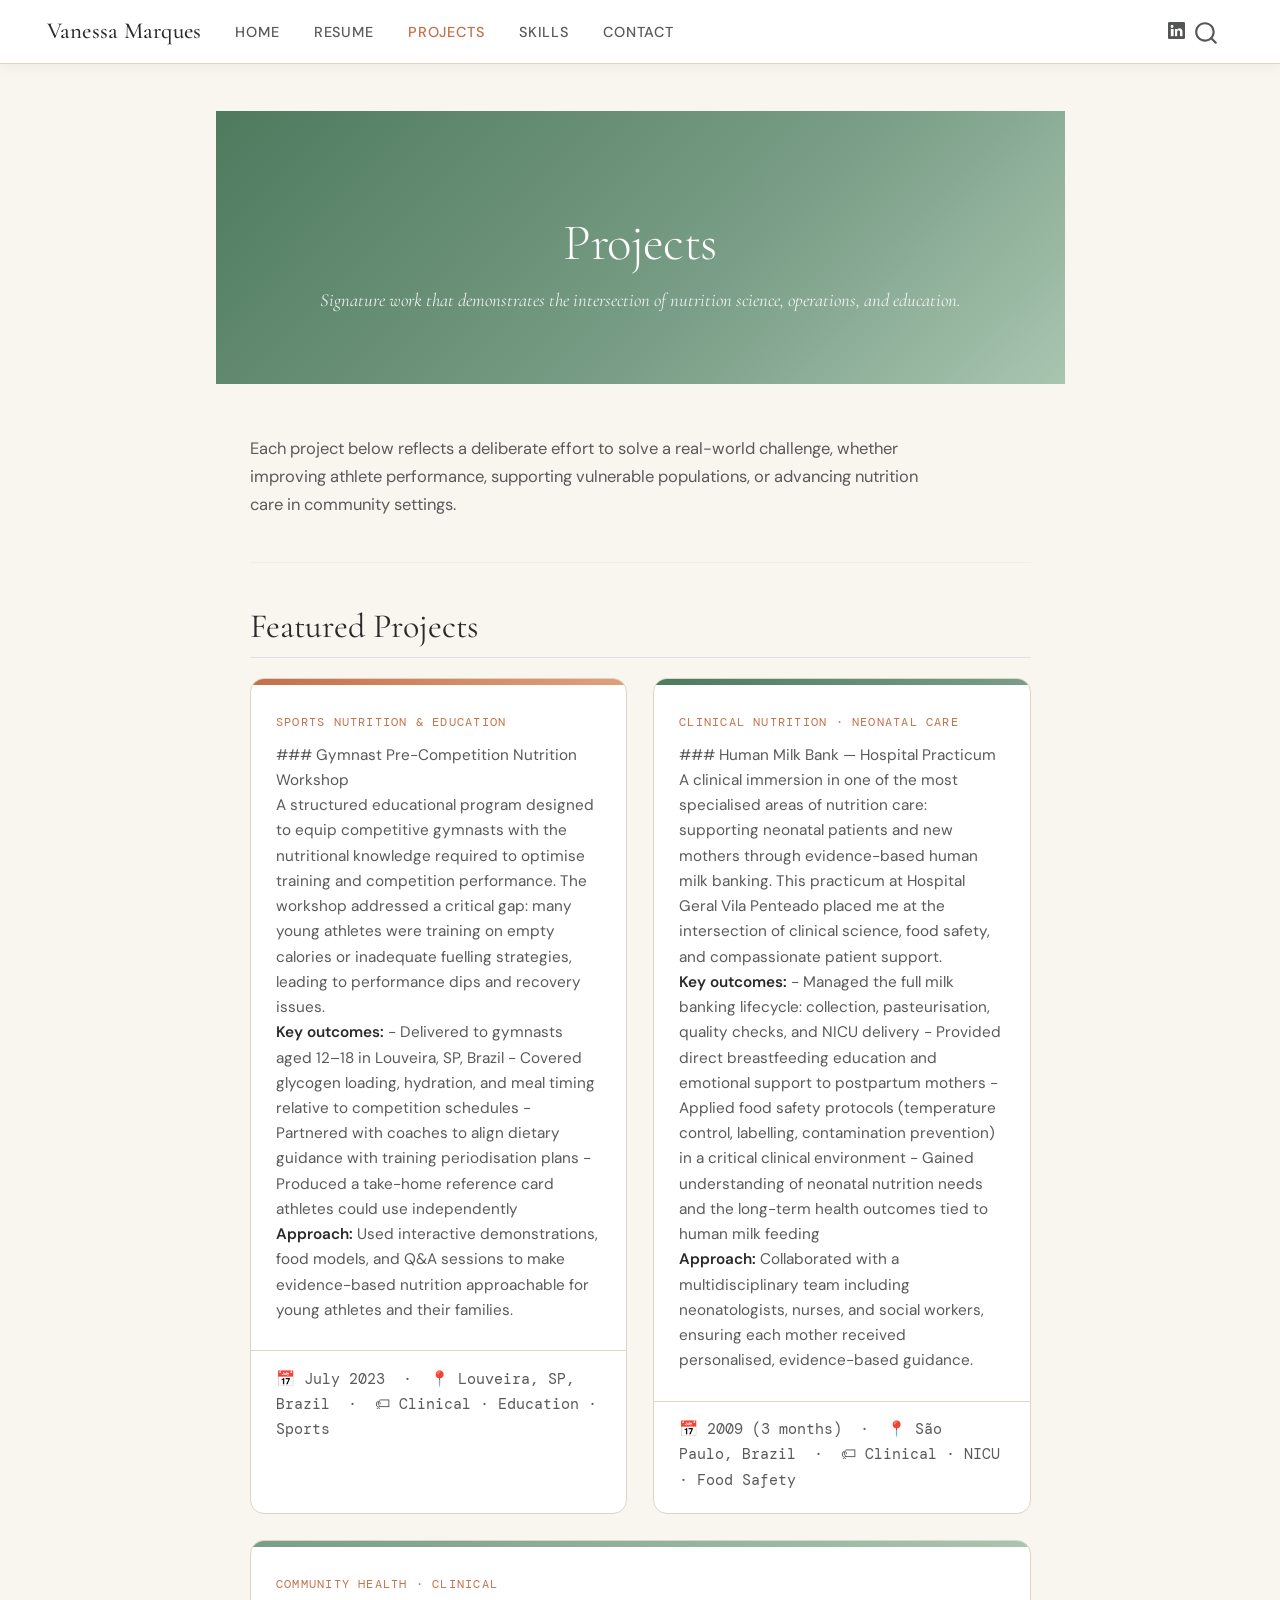
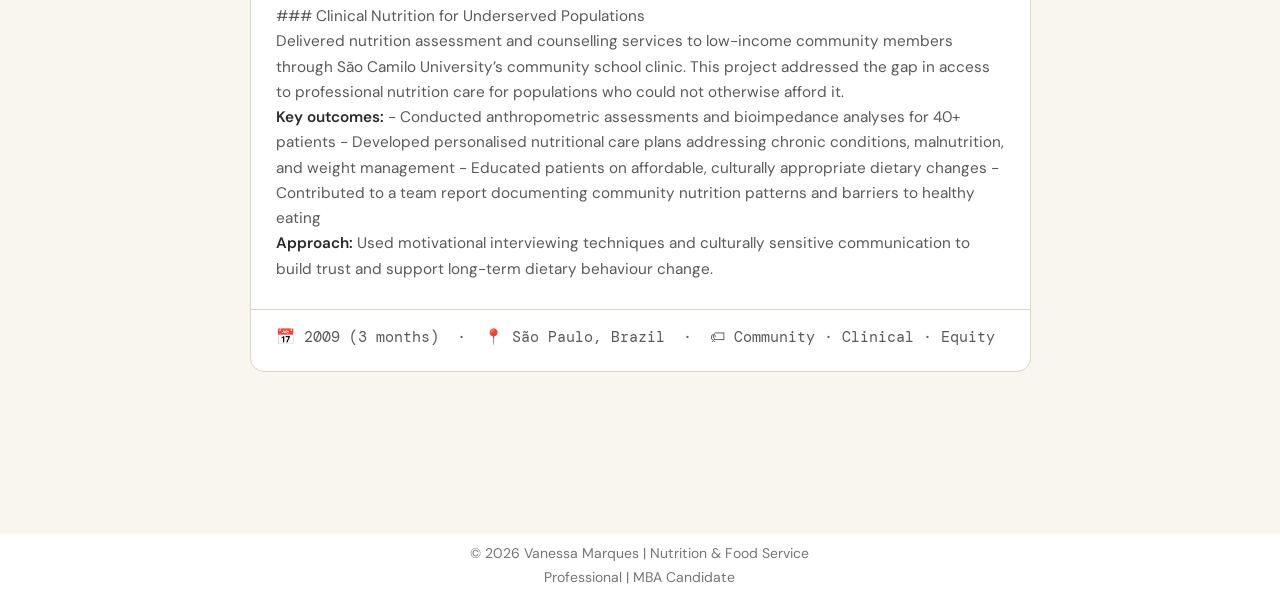
<file: docs/projects.html>
<!DOCTYPE html>
<html xmlns="http://www.w3.org/1999/xhtml" lang="en" xml:lang="en"><head>

<meta charset="utf-8">
<meta name="generator" content="quarto-1.8.26">

<meta name="viewport" content="width=device-width, initial-scale=1.0, user-scalable=yes">


<title>projects – Vanessa Marques</title>
<style>
code{white-space: pre-wrap;}
span.smallcaps{font-variant: small-caps;}
div.columns{display: flex; gap: min(4vw, 1.5em);}
div.column{flex: auto; overflow-x: auto;}
div.hanging-indent{margin-left: 1.5em; text-indent: -1.5em;}
ul.task-list{list-style: none;}
ul.task-list li input[type="checkbox"] {
  width: 0.8em;
  margin: 0 0.8em 0.2em -1em; /* quarto-specific, see https://github.com/quarto-dev/quarto-cli/issues/4556 */ 
  vertical-align: middle;
}
</style>


<script src="site_libs/quarto-nav/quarto-nav.js"></script>
<script src="site_libs/quarto-nav/headroom.min.js"></script>
<script src="site_libs/clipboard/clipboard.min.js"></script>
<script src="site_libs/quarto-search/autocomplete.umd.js"></script>
<script src="site_libs/quarto-search/fuse.min.js"></script>
<script src="site_libs/quarto-search/quarto-search.js"></script>
<meta name="quarto:offset" content="./">
<script src="site_libs/quarto-html/quarto.js" type="module"></script>
<script src="site_libs/quarto-html/tabsets/tabsets.js" type="module"></script>
<script src="site_libs/quarto-html/axe/axe-check.js" type="module"></script>
<script src="site_libs/quarto-html/popper.min.js"></script>
<script src="site_libs/quarto-html/tippy.umd.min.js"></script>
<script src="site_libs/quarto-html/anchor.min.js"></script>
<link href="site_libs/quarto-html/tippy.css" rel="stylesheet">
<link href="site_libs/quarto-html/quarto-syntax-highlighting-587c61ba64f3a5504c4d52d930310e48.css" rel="stylesheet" id="quarto-text-highlighting-styles">
<script src="site_libs/bootstrap/bootstrap.min.js"></script>
<link href="site_libs/bootstrap/bootstrap-icons.css" rel="stylesheet">
<link href="site_libs/bootstrap/bootstrap-e31584831b205ffbb2d98406f31c2a5b.min.css" rel="stylesheet" append-hash="true" id="quarto-bootstrap" data-mode="light">
<script id="quarto-search-options" type="application/json">{
  "location": "navbar",
  "copy-button": false,
  "collapse-after": 3,
  "panel-placement": "end",
  "type": "overlay",
  "limit": 50,
  "keyboard-shortcut": [
    "f",
    "/",
    "s"
  ],
  "show-item-context": false,
  "language": {
    "search-no-results-text": "No results",
    "search-matching-documents-text": "matching documents",
    "search-copy-link-title": "Copy link to search",
    "search-hide-matches-text": "Hide additional matches",
    "search-more-match-text": "more match in this document",
    "search-more-matches-text": "more matches in this document",
    "search-clear-button-title": "Clear",
    "search-text-placeholder": "",
    "search-detached-cancel-button-title": "Cancel",
    "search-submit-button-title": "Submit",
    "search-label": "Search"
  }
}</script>


<link rel="stylesheet" href="styles.css">
</head>

<body class="nav-fixed quarto-light">

<div id="quarto-search-results"></div>
  <header id="quarto-header" class="headroom fixed-top">
    <nav class="navbar navbar-expand-lg " data-bs-theme="dark">
      <div class="navbar-container container-fluid">
      <div class="navbar-brand-container mx-auto">
    <a class="navbar-brand" href="./index.html">
    <span class="navbar-title">Vanessa Marques</span>
    </a>
  </div>
            <div id="quarto-search" class="" title="Search"></div>
          <button class="navbar-toggler" type="button" data-bs-toggle="collapse" data-bs-target="#navbarCollapse" aria-controls="navbarCollapse" role="menu" aria-expanded="false" aria-label="Toggle navigation" onclick="if (window.quartoToggleHeadroom) { window.quartoToggleHeadroom(); }">
  <span class="navbar-toggler-icon"></span>
</button>
          <div class="collapse navbar-collapse" id="navbarCollapse">
            <ul class="navbar-nav navbar-nav-scroll me-auto">
  <li class="nav-item">
    <a class="nav-link" href="./index.html"> 
<span class="menu-text">Home</span></a>
  </li>  
  <li class="nav-item">
    <a class="nav-link" href="./resume.html"> 
<span class="menu-text">Resume</span></a>
  </li>  
  <li class="nav-item">
    <a class="nav-link active" href="./projects.html" aria-current="page"> 
<span class="menu-text">Projects</span></a>
  </li>  
  <li class="nav-item">
    <a class="nav-link" href="./skills.html"> 
<span class="menu-text">Skills</span></a>
  </li>  
  <li class="nav-item">
    <a class="nav-link" href="./contact.html"> 
<span class="menu-text">Contact</span></a>
  </li>  
</ul>
          </div> <!-- /navcollapse -->
            <div class="quarto-navbar-tools">
    <a href="https://www.linkedin.com/in/vanessamarques-nutrition-operations" title="LinkedIn" class="quarto-navigation-tool px-1" aria-label="LinkedIn"><i class="bi bi-linkedin"></i></a>
</div>
      </div> <!-- /container-fluid -->
    </nav>
</header>
<!-- content -->
<div id="quarto-content" class="quarto-container page-columns page-rows-contents page-layout-full page-navbar">
<!-- sidebar -->
<!-- margin-sidebar -->
    
<!-- main -->
<main class="content column-page" id="quarto-document-content"><header id="title-block-header" class="quarto-title-block"></header>




<section id="projects" class="level1 page-hero">
<h1>Projects</h1>
<p><span class="page-subtitle">Signature work that demonstrates the intersection of nutrition science, operations, and education.</span></p>
</section>
<div class="content-area">
<div style="margin-bottom:2rem;color:var(--mid);font-size:0.97rem;max-width:680px;">
<p>Each project below reflects a deliberate effort to solve a real-world challenge, whether improving athlete performance, supporting vulnerable populations, or advancing nutrition care in community settings.</p>
</div>
<hr>
<section id="featured-projects" class="level2">
<h2 class="anchored" data-anchor-id="featured-projects">Featured Projects</h2>
<div class="projects-grid">
<div class="project-card">
<div class="project-card-header" style="background:linear-gradient(90deg,var(--terra),var(--terra-light));">

</div>
<div class="project-card-body">
<p><span class="project-tag">Sports Nutrition &amp; Education</span> ### Gymnast Pre-Competition Nutrition Workshop</p>
<p>A structured educational program designed to equip competitive gymnasts with the nutritional knowledge required to optimise training and competition performance. The workshop addressed a critical gap: many young athletes were training on empty calories or inadequate fuelling strategies, leading to performance dips and recovery issues.</p>
<p><strong>Key outcomes:</strong> - Delivered to gymnasts aged 12–18 in Louveira, SP, Brazil - Covered glycogen loading, hydration, and meal timing relative to competition schedules - Partnered with coaches to align dietary guidance with training periodisation plans - Produced a take-home reference card athletes could use independently</p>
<p><strong>Approach:</strong> Used interactive demonstrations, food models, and Q&amp;A sessions to make evidence-based nutrition approachable for young athletes and their families.</p>
</div>
<div class="project-card-footer">
<p>📅 July 2023 &nbsp;·&nbsp; 📍 Louveira, SP, Brazil &nbsp;·&nbsp; 🏷 Clinical · Education · Sports</p>
</div>
</div>
<div class="project-card">
<div class="project-card-header" style="background:linear-gradient(90deg,var(--sage-dark),var(--sage));">

</div>
<div class="project-card-body">
<p><span class="project-tag">Clinical Nutrition · Neonatal Care</span> ### Human Milk Bank — Hospital Practicum</p>
<p>A clinical immersion in one of the most specialised areas of nutrition care: supporting neonatal patients and new mothers through evidence-based human milk banking. This practicum at Hospital Geral Vila Penteado placed me at the intersection of clinical science, food safety, and compassionate patient support.</p>
<p><strong>Key outcomes:</strong> - Managed the full milk banking lifecycle: collection, pasteurisation, quality checks, and NICU delivery - Provided direct breastfeeding education and emotional support to postpartum mothers - Applied food safety protocols (temperature control, labelling, contamination prevention) in a critical clinical environment - Gained understanding of neonatal nutrition needs and the long-term health outcomes tied to human milk feeding</p>
<p><strong>Approach:</strong> Collaborated with a multidisciplinary team including neonatologists, nurses, and social workers, ensuring each mother received personalised, evidence-based guidance.</p>
</div>
<div class="project-card-footer">
<p>📅 2009 (3 months) &nbsp;·&nbsp; 📍 São Paulo, Brazil &nbsp;·&nbsp; 🏷 Clinical · NICU · Food Safety</p>
</div>
</div>
<div class="project-card" style="grid-column: 1 / -1;">
<div class="project-card-header" style="background:linear-gradient(90deg,var(--sage),var(--sage-light));">

</div>
<div class="project-card-body">
<p><span class="project-tag">Community Health · Clinical</span> ### Clinical Nutrition for Underserved Populations</p>
<p>Delivered nutrition assessment and counselling services to low-income community members through São Camilo University’s community school clinic. This project addressed the gap in access to professional nutrition care for populations who could not otherwise afford it.</p>
<p><strong>Key outcomes:</strong> - Conducted anthropometric assessments and bioimpedance analyses for 40+ patients - Developed personalised nutritional care plans addressing chronic conditions, malnutrition, and weight management - Educated patients on affordable, culturally appropriate dietary changes - Contributed to a team report documenting community nutrition patterns and barriers to healthy eating</p>
<p><strong>Approach:</strong> Used motivational interviewing techniques and culturally sensitive communication to build trust and support long-term dietary behaviour change.</p>
</div>
<div class="project-card-footer">
<p>📅 2009 (3 months) &nbsp;·&nbsp; 📍 São Paulo, Brazil &nbsp;·&nbsp; 🏷 Community · Clinical · Equity</p>
</div>
</div>
</div>
</section>
</div>



</main> <!-- /main -->
<script id="quarto-html-after-body" type="application/javascript">
  window.document.addEventListener("DOMContentLoaded", function (event) {
    const icon = "";
    const anchorJS = new window.AnchorJS();
    anchorJS.options = {
      placement: 'right',
      icon: icon
    };
    anchorJS.add('.anchored');
    const isCodeAnnotation = (el) => {
      for (const clz of el.classList) {
        if (clz.startsWith('code-annotation-')) {                     
          return true;
        }
      }
      return false;
    }
    const onCopySuccess = function(e) {
      // button target
      const button = e.trigger;
      // don't keep focus
      button.blur();
      // flash "checked"
      button.classList.add('code-copy-button-checked');
      var currentTitle = button.getAttribute("title");
      button.setAttribute("title", "Copied!");
      let tooltip;
      if (window.bootstrap) {
        button.setAttribute("data-bs-toggle", "tooltip");
        button.setAttribute("data-bs-placement", "left");
        button.setAttribute("data-bs-title", "Copied!");
        tooltip = new bootstrap.Tooltip(button, 
          { trigger: "manual", 
            customClass: "code-copy-button-tooltip",
            offset: [0, -8]});
        tooltip.show();    
      }
      setTimeout(function() {
        if (tooltip) {
          tooltip.hide();
          button.removeAttribute("data-bs-title");
          button.removeAttribute("data-bs-toggle");
          button.removeAttribute("data-bs-placement");
        }
        button.setAttribute("title", currentTitle);
        button.classList.remove('code-copy-button-checked');
      }, 1000);
      // clear code selection
      e.clearSelection();
    }
    const getTextToCopy = function(trigger) {
      const outerScaffold = trigger.parentElement.cloneNode(true);
      const codeEl = outerScaffold.querySelector('code');
      for (const childEl of codeEl.children) {
        if (isCodeAnnotation(childEl)) {
          childEl.remove();
        }
      }
      return codeEl.innerText;
    }
    const clipboard = new window.ClipboardJS('.code-copy-button:not([data-in-quarto-modal])', {
      text: getTextToCopy
    });
    clipboard.on('success', onCopySuccess);
    if (window.document.getElementById('quarto-embedded-source-code-modal')) {
      const clipboardModal = new window.ClipboardJS('.code-copy-button[data-in-quarto-modal]', {
        text: getTextToCopy,
        container: window.document.getElementById('quarto-embedded-source-code-modal')
      });
      clipboardModal.on('success', onCopySuccess);
    }
      var localhostRegex = new RegExp(/^(?:http|https):\/\/localhost\:?[0-9]*\//);
      var mailtoRegex = new RegExp(/^mailto:/);
        var filterRegex = new RegExp('/' + window.location.host + '/');
      var isInternal = (href) => {
          return filterRegex.test(href) || localhostRegex.test(href) || mailtoRegex.test(href);
      }
      // Inspect non-navigation links and adorn them if external
     var links = window.document.querySelectorAll('a[href]:not(.nav-link):not(.navbar-brand):not(.toc-action):not(.sidebar-link):not(.sidebar-item-toggle):not(.pagination-link):not(.no-external):not([aria-hidden]):not(.dropdown-item):not(.quarto-navigation-tool):not(.about-link)');
      for (var i=0; i<links.length; i++) {
        const link = links[i];
        if (!isInternal(link.href)) {
          // undo the damage that might have been done by quarto-nav.js in the case of
          // links that we want to consider external
          if (link.dataset.originalHref !== undefined) {
            link.href = link.dataset.originalHref;
          }
        }
      }
    function tippyHover(el, contentFn, onTriggerFn, onUntriggerFn) {
      const config = {
        allowHTML: true,
        maxWidth: 500,
        delay: 100,
        arrow: false,
        appendTo: function(el) {
            return el.parentElement;
        },
        interactive: true,
        interactiveBorder: 10,
        theme: 'quarto',
        placement: 'bottom-start',
      };
      if (contentFn) {
        config.content = contentFn;
      }
      if (onTriggerFn) {
        config.onTrigger = onTriggerFn;
      }
      if (onUntriggerFn) {
        config.onUntrigger = onUntriggerFn;
      }
      window.tippy(el, config); 
    }
    const noterefs = window.document.querySelectorAll('a[role="doc-noteref"]');
    for (var i=0; i<noterefs.length; i++) {
      const ref = noterefs[i];
      tippyHover(ref, function() {
        // use id or data attribute instead here
        let href = ref.getAttribute('data-footnote-href') || ref.getAttribute('href');
        try { href = new URL(href).hash; } catch {}
        const id = href.replace(/^#\/?/, "");
        const note = window.document.getElementById(id);
        if (note) {
          return note.innerHTML;
        } else {
          return "";
        }
      });
    }
    const xrefs = window.document.querySelectorAll('a.quarto-xref');
    const processXRef = (id, note) => {
      // Strip column container classes
      const stripColumnClz = (el) => {
        el.classList.remove("page-full", "page-columns");
        if (el.children) {
          for (const child of el.children) {
            stripColumnClz(child);
          }
        }
      }
      stripColumnClz(note)
      if (id === null || id.startsWith('sec-')) {
        // Special case sections, only their first couple elements
        const container = document.createElement("div");
        if (note.children && note.children.length > 2) {
          container.appendChild(note.children[0].cloneNode(true));
          for (let i = 1; i < note.children.length; i++) {
            const child = note.children[i];
            if (child.tagName === "P" && child.innerText === "") {
              continue;
            } else {
              container.appendChild(child.cloneNode(true));
              break;
            }
          }
          if (window.Quarto?.typesetMath) {
            window.Quarto.typesetMath(container);
          }
          return container.innerHTML
        } else {
          if (window.Quarto?.typesetMath) {
            window.Quarto.typesetMath(note);
          }
          return note.innerHTML;
        }
      } else {
        // Remove any anchor links if they are present
        const anchorLink = note.querySelector('a.anchorjs-link');
        if (anchorLink) {
          anchorLink.remove();
        }
        if (window.Quarto?.typesetMath) {
          window.Quarto.typesetMath(note);
        }
        if (note.classList.contains("callout")) {
          return note.outerHTML;
        } else {
          return note.innerHTML;
        }
      }
    }
    for (var i=0; i<xrefs.length; i++) {
      const xref = xrefs[i];
      tippyHover(xref, undefined, function(instance) {
        instance.disable();
        let url = xref.getAttribute('href');
        let hash = undefined; 
        if (url.startsWith('#')) {
          hash = url;
        } else {
          try { hash = new URL(url).hash; } catch {}
        }
        if (hash) {
          const id = hash.replace(/^#\/?/, "");
          const note = window.document.getElementById(id);
          if (note !== null) {
            try {
              const html = processXRef(id, note.cloneNode(true));
              instance.setContent(html);
            } finally {
              instance.enable();
              instance.show();
            }
          } else {
            // See if we can fetch this
            fetch(url.split('#')[0])
            .then(res => res.text())
            .then(html => {
              const parser = new DOMParser();
              const htmlDoc = parser.parseFromString(html, "text/html");
              const note = htmlDoc.getElementById(id);
              if (note !== null) {
                const html = processXRef(id, note);
                instance.setContent(html);
              } 
            }).finally(() => {
              instance.enable();
              instance.show();
            });
          }
        } else {
          // See if we can fetch a full url (with no hash to target)
          // This is a special case and we should probably do some content thinning / targeting
          fetch(url)
          .then(res => res.text())
          .then(html => {
            const parser = new DOMParser();
            const htmlDoc = parser.parseFromString(html, "text/html");
            const note = htmlDoc.querySelector('main.content');
            if (note !== null) {
              // This should only happen for chapter cross references
              // (since there is no id in the URL)
              // remove the first header
              if (note.children.length > 0 && note.children[0].tagName === "HEADER") {
                note.children[0].remove();
              }
              const html = processXRef(null, note);
              instance.setContent(html);
            } 
          }).finally(() => {
            instance.enable();
            instance.show();
          });
        }
      }, function(instance) {
      });
    }
        let selectedAnnoteEl;
        const selectorForAnnotation = ( cell, annotation) => {
          let cellAttr = 'data-code-cell="' + cell + '"';
          let lineAttr = 'data-code-annotation="' +  annotation + '"';
          const selector = 'span[' + cellAttr + '][' + lineAttr + ']';
          return selector;
        }
        const selectCodeLines = (annoteEl) => {
          const doc = window.document;
          const targetCell = annoteEl.getAttribute("data-target-cell");
          const targetAnnotation = annoteEl.getAttribute("data-target-annotation");
          const annoteSpan = window.document.querySelector(selectorForAnnotation(targetCell, targetAnnotation));
          const lines = annoteSpan.getAttribute("data-code-lines").split(",");
          const lineIds = lines.map((line) => {
            return targetCell + "-" + line;
          })
          let top = null;
          let height = null;
          let parent = null;
          if (lineIds.length > 0) {
              //compute the position of the single el (top and bottom and make a div)
              const el = window.document.getElementById(lineIds[0]);
              top = el.offsetTop;
              height = el.offsetHeight;
              parent = el.parentElement.parentElement;
            if (lineIds.length > 1) {
              const lastEl = window.document.getElementById(lineIds[lineIds.length - 1]);
              const bottom = lastEl.offsetTop + lastEl.offsetHeight;
              height = bottom - top;
            }
            if (top !== null && height !== null && parent !== null) {
              // cook up a div (if necessary) and position it 
              let div = window.document.getElementById("code-annotation-line-highlight");
              if (div === null) {
                div = window.document.createElement("div");
                div.setAttribute("id", "code-annotation-line-highlight");
                div.style.position = 'absolute';
                parent.appendChild(div);
              }
              div.style.top = top - 2 + "px";
              div.style.height = height + 4 + "px";
              div.style.left = 0;
              let gutterDiv = window.document.getElementById("code-annotation-line-highlight-gutter");
              if (gutterDiv === null) {
                gutterDiv = window.document.createElement("div");
                gutterDiv.setAttribute("id", "code-annotation-line-highlight-gutter");
                gutterDiv.style.position = 'absolute';
                const codeCell = window.document.getElementById(targetCell);
                const gutter = codeCell.querySelector('.code-annotation-gutter');
                gutter.appendChild(gutterDiv);
              }
              gutterDiv.style.top = top - 2 + "px";
              gutterDiv.style.height = height + 4 + "px";
            }
            selectedAnnoteEl = annoteEl;
          }
        };
        const unselectCodeLines = () => {
          const elementsIds = ["code-annotation-line-highlight", "code-annotation-line-highlight-gutter"];
          elementsIds.forEach((elId) => {
            const div = window.document.getElementById(elId);
            if (div) {
              div.remove();
            }
          });
          selectedAnnoteEl = undefined;
        };
          // Handle positioning of the toggle
      window.addEventListener(
        "resize",
        throttle(() => {
          elRect = undefined;
          if (selectedAnnoteEl) {
            selectCodeLines(selectedAnnoteEl);
          }
        }, 10)
      );
      function throttle(fn, ms) {
      let throttle = false;
      let timer;
        return (...args) => {
          if(!throttle) { // first call gets through
              fn.apply(this, args);
              throttle = true;
          } else { // all the others get throttled
              if(timer) clearTimeout(timer); // cancel #2
              timer = setTimeout(() => {
                fn.apply(this, args);
                timer = throttle = false;
              }, ms);
          }
        };
      }
        // Attach click handler to the DT
        const annoteDls = window.document.querySelectorAll('dt[data-target-cell]');
        for (const annoteDlNode of annoteDls) {
          annoteDlNode.addEventListener('click', (event) => {
            const clickedEl = event.target;
            if (clickedEl !== selectedAnnoteEl) {
              unselectCodeLines();
              const activeEl = window.document.querySelector('dt[data-target-cell].code-annotation-active');
              if (activeEl) {
                activeEl.classList.remove('code-annotation-active');
              }
              selectCodeLines(clickedEl);
              clickedEl.classList.add('code-annotation-active');
            } else {
              // Unselect the line
              unselectCodeLines();
              clickedEl.classList.remove('code-annotation-active');
            }
          });
        }
    const findCites = (el) => {
      const parentEl = el.parentElement;
      if (parentEl) {
        const cites = parentEl.dataset.cites;
        if (cites) {
          return {
            el,
            cites: cites.split(' ')
          };
        } else {
          return findCites(el.parentElement)
        }
      } else {
        return undefined;
      }
    };
    var bibliorefs = window.document.querySelectorAll('a[role="doc-biblioref"]');
    for (var i=0; i<bibliorefs.length; i++) {
      const ref = bibliorefs[i];
      const citeInfo = findCites(ref);
      if (citeInfo) {
        tippyHover(citeInfo.el, function() {
          var popup = window.document.createElement('div');
          citeInfo.cites.forEach(function(cite) {
            var citeDiv = window.document.createElement('div');
            citeDiv.classList.add('hanging-indent');
            citeDiv.classList.add('csl-entry');
            var biblioDiv = window.document.getElementById('ref-' + cite);
            if (biblioDiv) {
              citeDiv.innerHTML = biblioDiv.innerHTML;
            }
            popup.appendChild(citeDiv);
          });
          return popup.innerHTML;
        });
      }
    }
  });
  </script>
</div> <!-- /content -->
<footer class="footer">
  <div class="nav-footer">
    <div class="nav-footer-left">
      &nbsp;
    </div>   
    <div class="nav-footer-center">
<p>© 2026 Vanessa Marques | Nutrition &amp; Food Service Professional | MBA Candidate</p>
</div>
    <div class="nav-footer-right">
      &nbsp;
    </div>
  </div>
</footer>




</body></html>
</file>
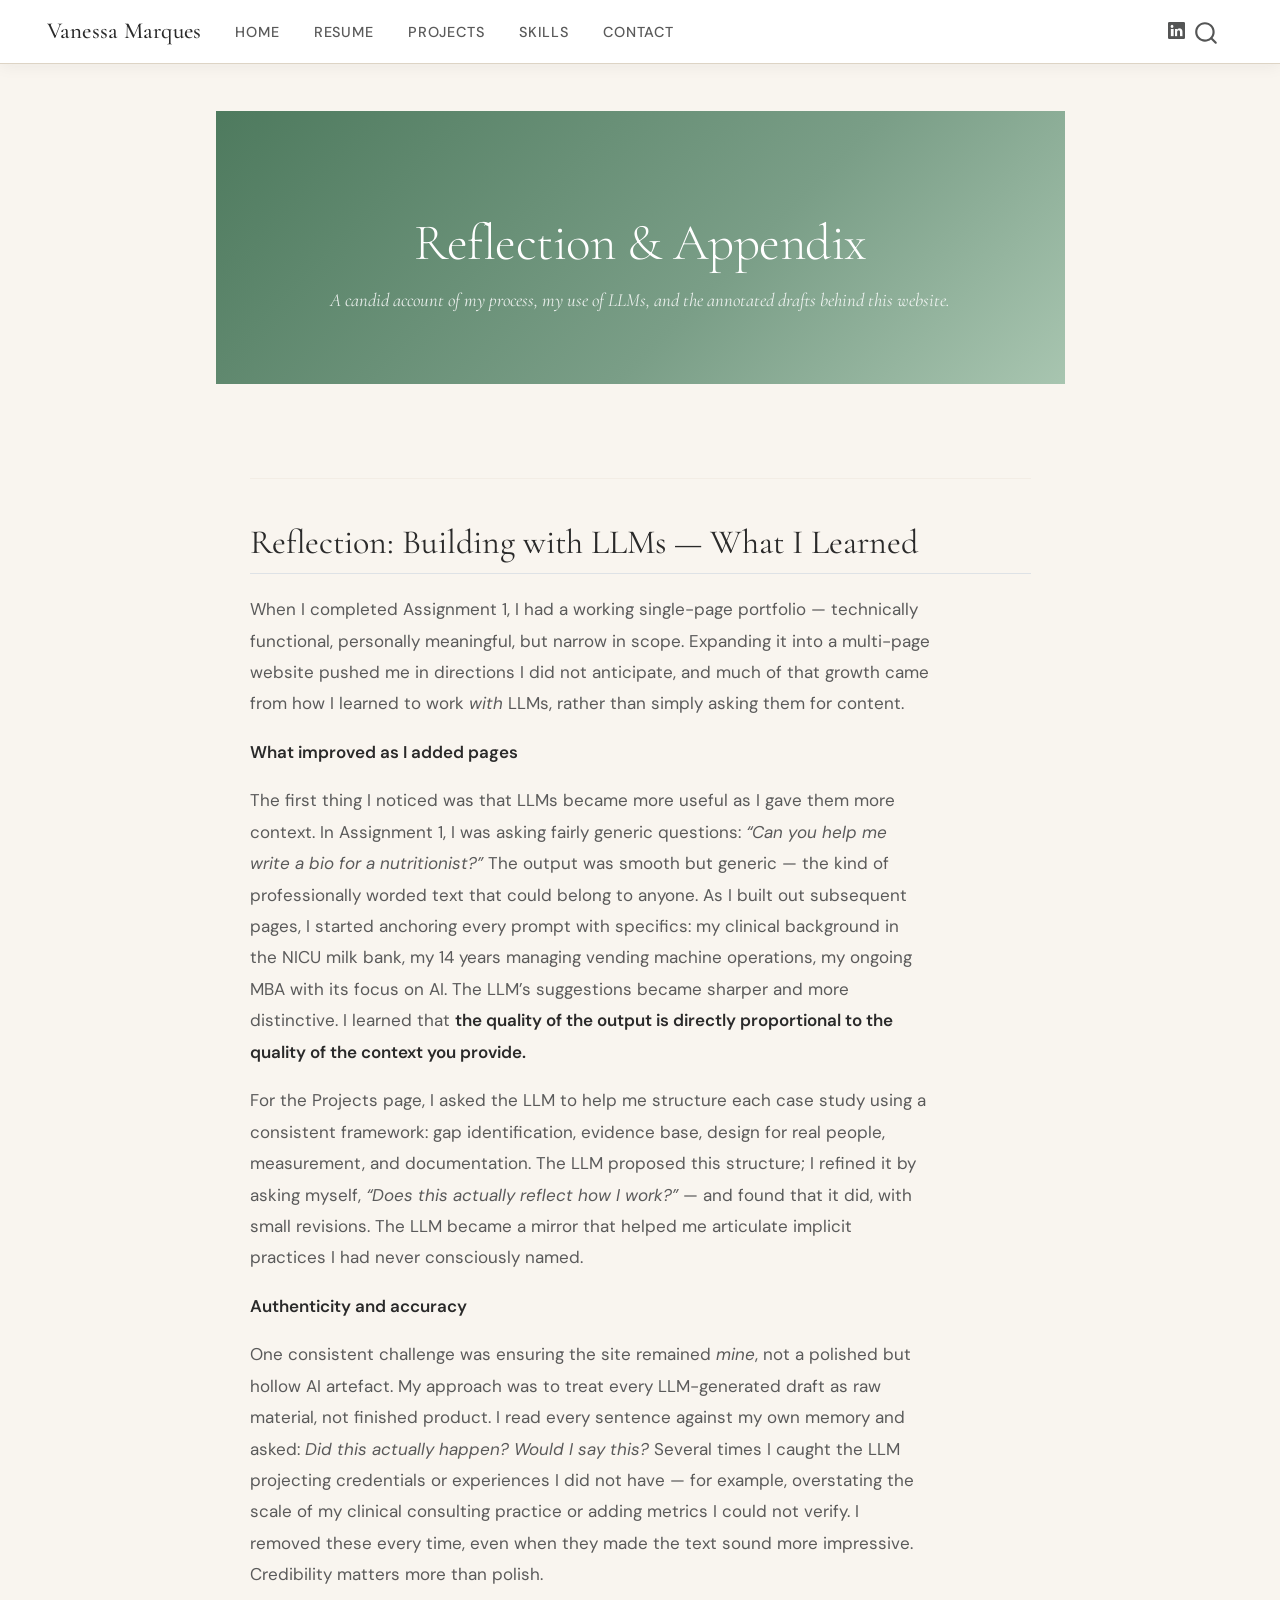
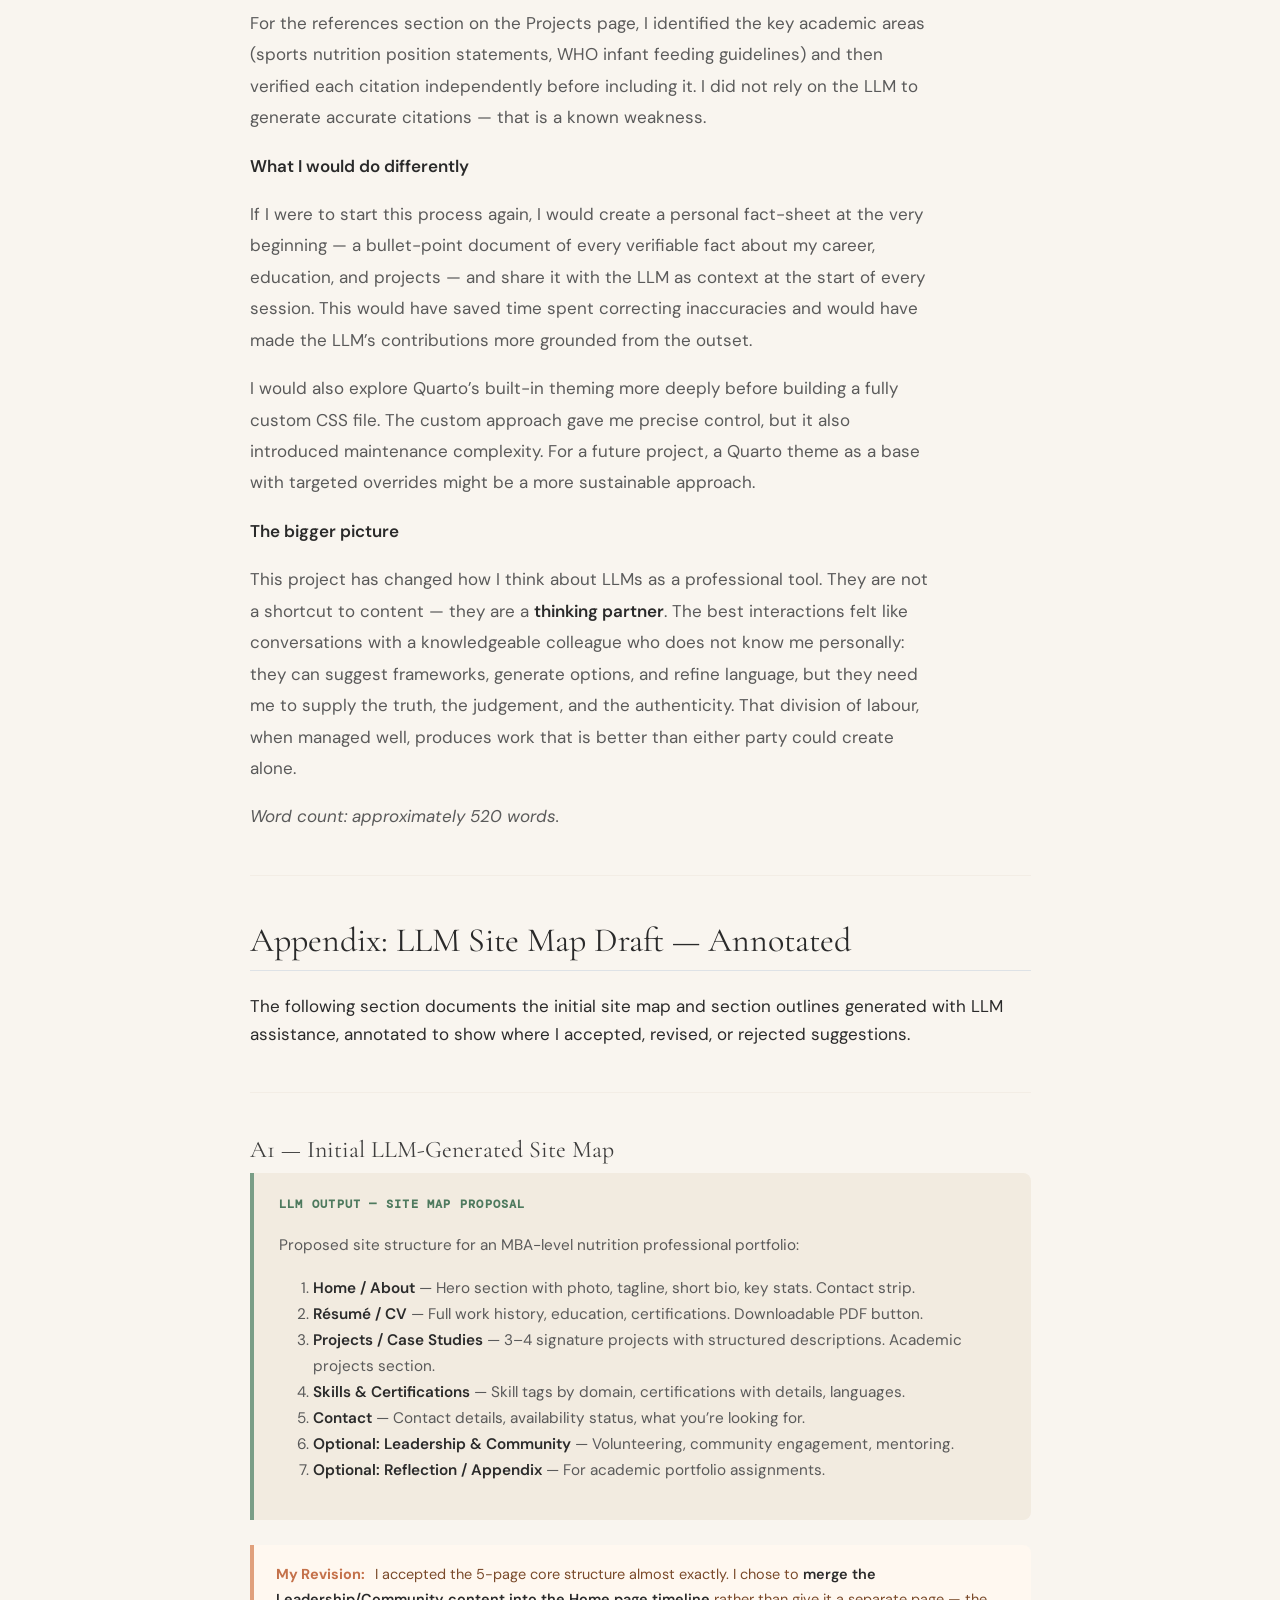
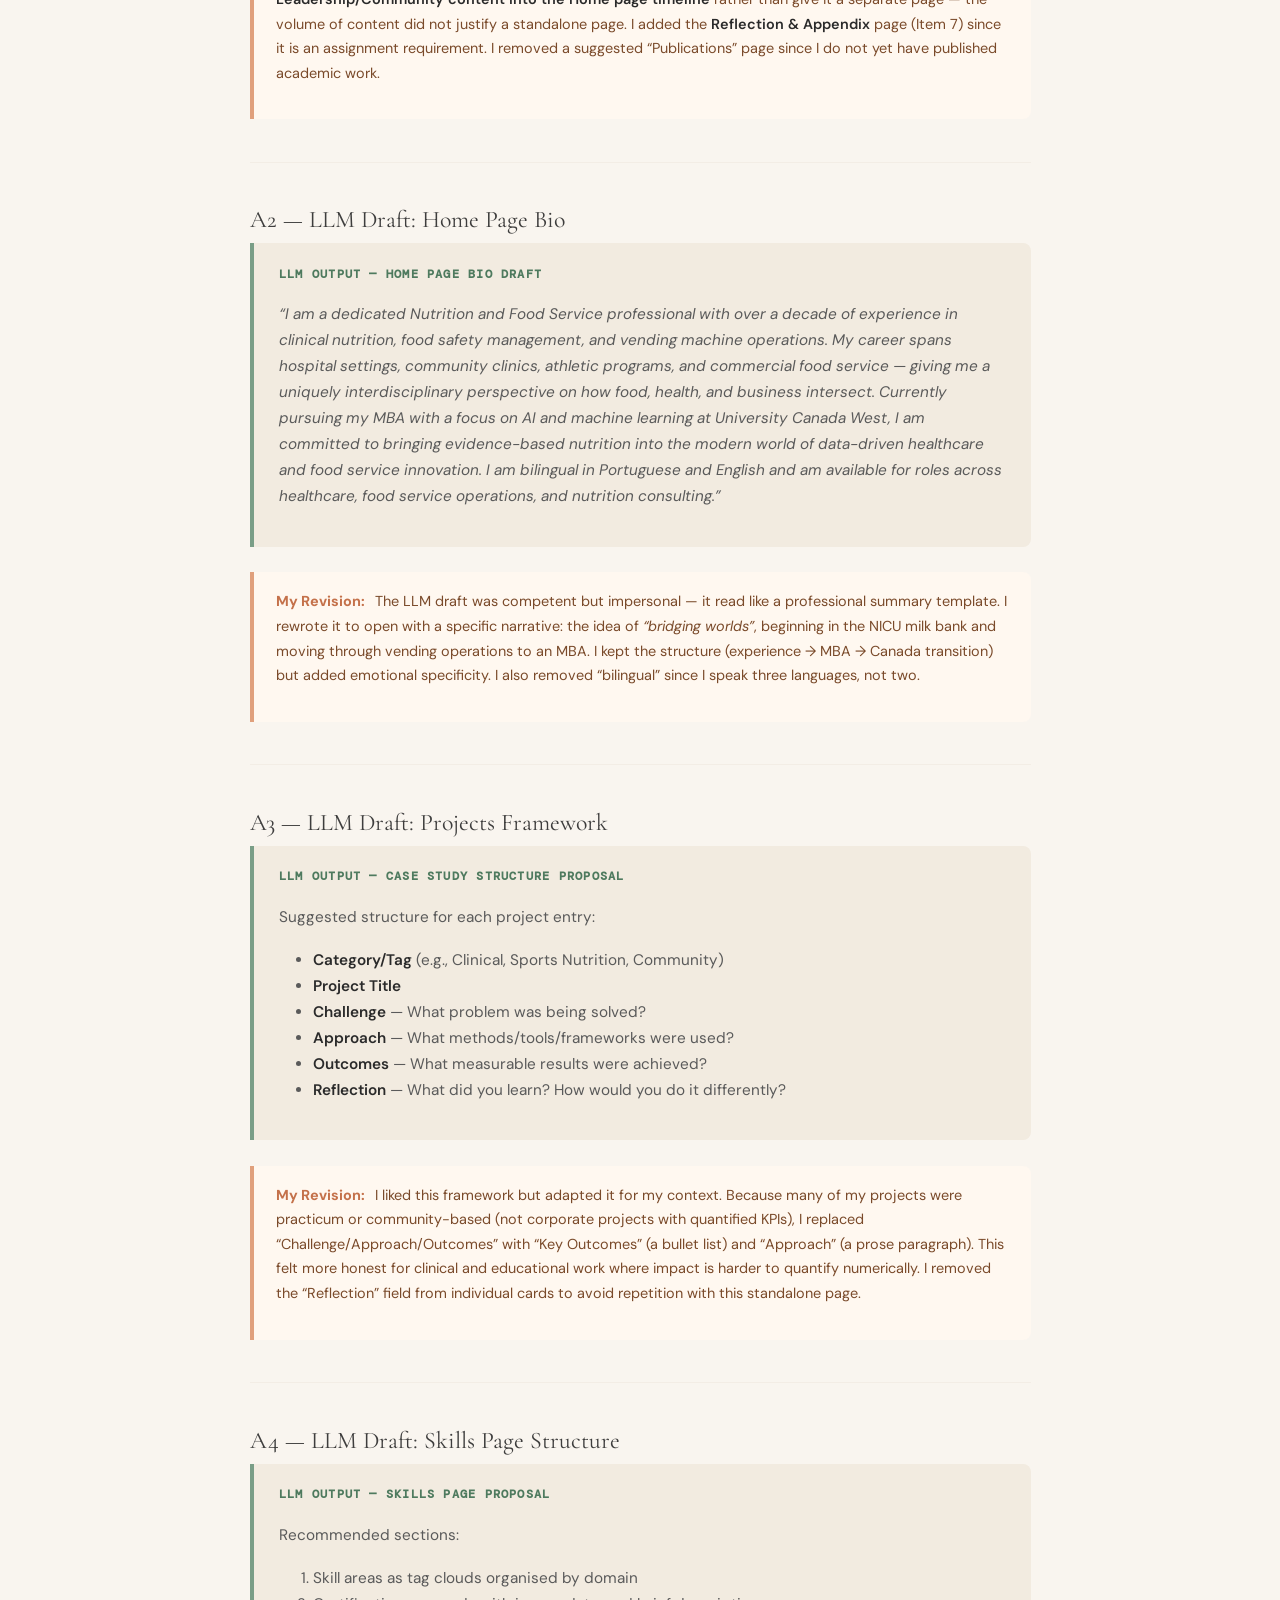
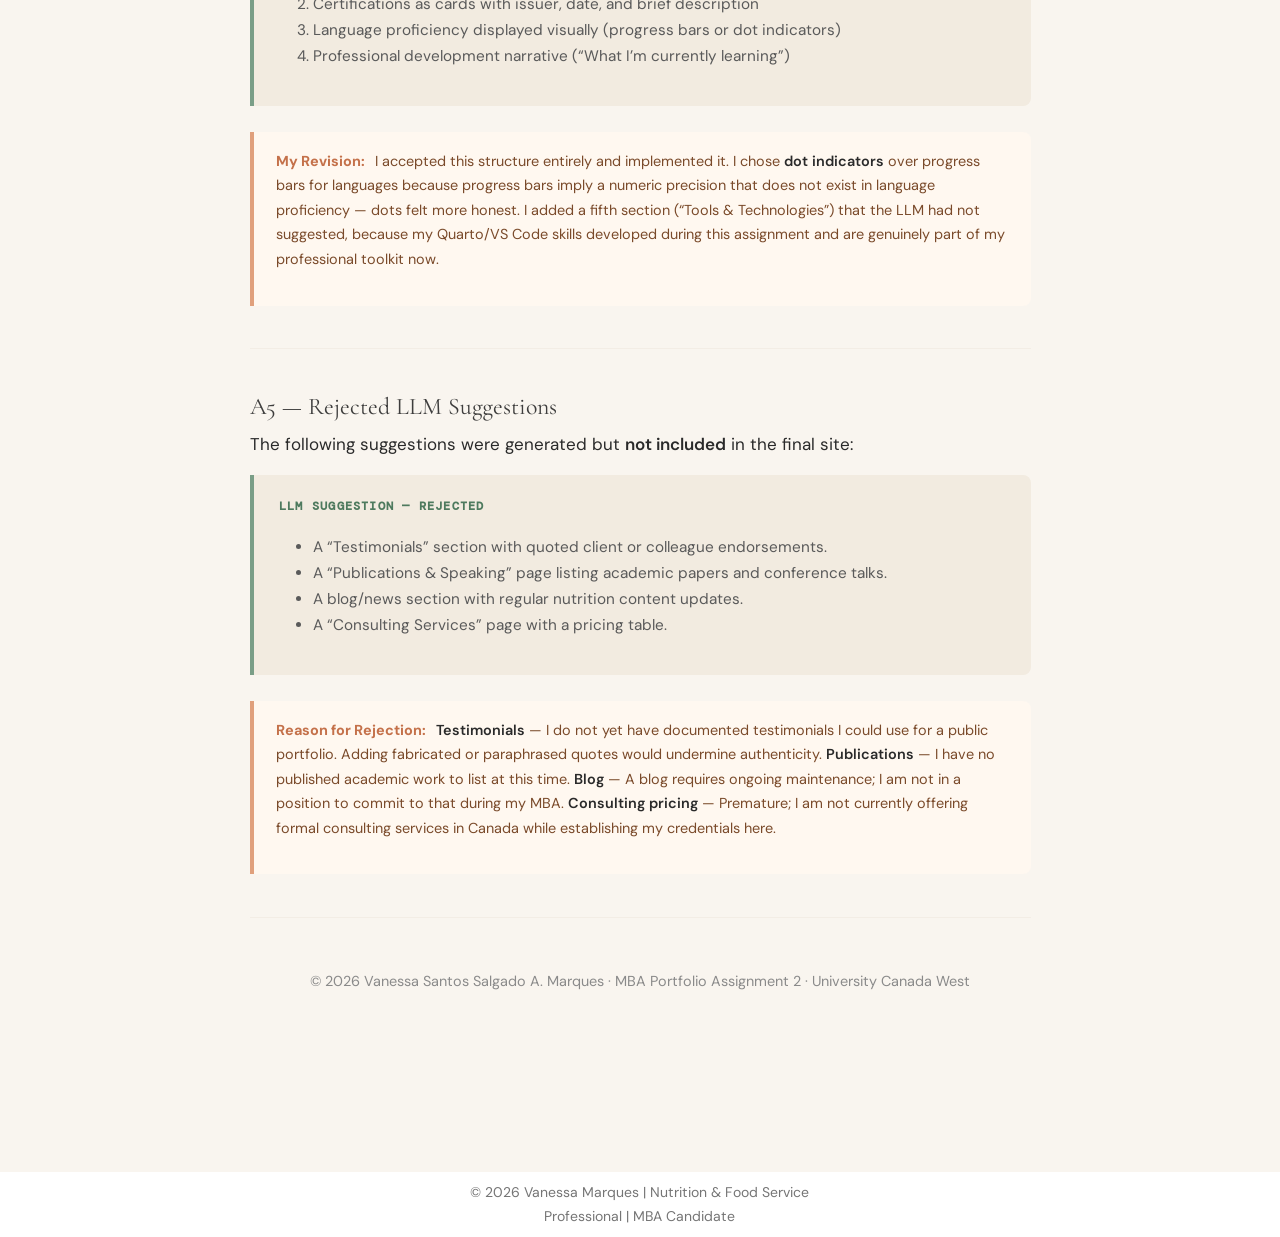
<file: docs/reflection.html>
<!DOCTYPE html>
<html xmlns="http://www.w3.org/1999/xhtml" lang="en" xml:lang="en"><head>

<meta charset="utf-8">
<meta name="generator" content="quarto-1.8.26">

<meta name="viewport" content="width=device-width, initial-scale=1.0, user-scalable=yes">


<title>reflection – Vanessa Marques</title>
<style>
code{white-space: pre-wrap;}
span.smallcaps{font-variant: small-caps;}
div.columns{display: flex; gap: min(4vw, 1.5em);}
div.column{flex: auto; overflow-x: auto;}
div.hanging-indent{margin-left: 1.5em; text-indent: -1.5em;}
ul.task-list{list-style: none;}
ul.task-list li input[type="checkbox"] {
  width: 0.8em;
  margin: 0 0.8em 0.2em -1em; /* quarto-specific, see https://github.com/quarto-dev/quarto-cli/issues/4556 */ 
  vertical-align: middle;
}
</style>


<script src="site_libs/quarto-nav/quarto-nav.js"></script>
<script src="site_libs/quarto-nav/headroom.min.js"></script>
<script src="site_libs/clipboard/clipboard.min.js"></script>
<script src="site_libs/quarto-search/autocomplete.umd.js"></script>
<script src="site_libs/quarto-search/fuse.min.js"></script>
<script src="site_libs/quarto-search/quarto-search.js"></script>
<meta name="quarto:offset" content="./">
<script src="site_libs/quarto-html/quarto.js" type="module"></script>
<script src="site_libs/quarto-html/tabsets/tabsets.js" type="module"></script>
<script src="site_libs/quarto-html/axe/axe-check.js" type="module"></script>
<script src="site_libs/quarto-html/popper.min.js"></script>
<script src="site_libs/quarto-html/tippy.umd.min.js"></script>
<script src="site_libs/quarto-html/anchor.min.js"></script>
<link href="site_libs/quarto-html/tippy.css" rel="stylesheet">
<link href="site_libs/quarto-html/quarto-syntax-highlighting-587c61ba64f3a5504c4d52d930310e48.css" rel="stylesheet" id="quarto-text-highlighting-styles">
<script src="site_libs/bootstrap/bootstrap.min.js"></script>
<link href="site_libs/bootstrap/bootstrap-icons.css" rel="stylesheet">
<link href="site_libs/bootstrap/bootstrap-e31584831b205ffbb2d98406f31c2a5b.min.css" rel="stylesheet" append-hash="true" id="quarto-bootstrap" data-mode="light">
<script id="quarto-search-options" type="application/json">{
  "location": "navbar",
  "copy-button": false,
  "collapse-after": 3,
  "panel-placement": "end",
  "type": "overlay",
  "limit": 50,
  "keyboard-shortcut": [
    "f",
    "/",
    "s"
  ],
  "show-item-context": false,
  "language": {
    "search-no-results-text": "No results",
    "search-matching-documents-text": "matching documents",
    "search-copy-link-title": "Copy link to search",
    "search-hide-matches-text": "Hide additional matches",
    "search-more-match-text": "more match in this document",
    "search-more-matches-text": "more matches in this document",
    "search-clear-button-title": "Clear",
    "search-text-placeholder": "",
    "search-detached-cancel-button-title": "Cancel",
    "search-submit-button-title": "Submit",
    "search-label": "Search"
  }
}</script>


<link rel="stylesheet" href="styles.css">
</head>

<body class="nav-fixed quarto-light">

<div id="quarto-search-results"></div>
  <header id="quarto-header" class="headroom fixed-top">
    <nav class="navbar navbar-expand-lg " data-bs-theme="dark">
      <div class="navbar-container container-fluid">
      <div class="navbar-brand-container mx-auto">
    <a class="navbar-brand" href="./index.html">
    <span class="navbar-title">Vanessa Marques</span>
    </a>
  </div>
            <div id="quarto-search" class="" title="Search"></div>
          <button class="navbar-toggler" type="button" data-bs-toggle="collapse" data-bs-target="#navbarCollapse" aria-controls="navbarCollapse" role="menu" aria-expanded="false" aria-label="Toggle navigation" onclick="if (window.quartoToggleHeadroom) { window.quartoToggleHeadroom(); }">
  <span class="navbar-toggler-icon"></span>
</button>
          <div class="collapse navbar-collapse" id="navbarCollapse">
            <ul class="navbar-nav navbar-nav-scroll me-auto">
  <li class="nav-item">
    <a class="nav-link" href="./index.html"> 
<span class="menu-text">Home</span></a>
  </li>  
  <li class="nav-item">
    <a class="nav-link" href="./resume.html"> 
<span class="menu-text">Resume</span></a>
  </li>  
  <li class="nav-item">
    <a class="nav-link" href="./projects.html"> 
<span class="menu-text">Projects</span></a>
  </li>  
  <li class="nav-item">
    <a class="nav-link" href="./skills.html"> 
<span class="menu-text">Skills</span></a>
  </li>  
  <li class="nav-item">
    <a class="nav-link" href="./contact.html"> 
<span class="menu-text">Contact</span></a>
  </li>  
</ul>
          </div> <!-- /navcollapse -->
            <div class="quarto-navbar-tools">
    <a href="https://www.linkedin.com/in/vanessamarques-nutrition-operations" title="LinkedIn" class="quarto-navigation-tool px-1" aria-label="LinkedIn"><i class="bi bi-linkedin"></i></a>
</div>
      </div> <!-- /container-fluid -->
    </nav>
</header>
<!-- content -->
<div id="quarto-content" class="quarto-container page-columns page-rows-contents page-layout-full page-navbar">
<!-- sidebar -->
<!-- margin-sidebar -->
    
<!-- main -->
<main class="content column-page" id="quarto-document-content"><header id="title-block-header" class="quarto-title-block"></header>




<section id="reflection-appendix" class="level1 page-hero">
<h1>Reflection &amp; Appendix</h1>
<p><span class="page-subtitle">A candid account of my process, my use of LLMs, and the annotated drafts behind this website.</span></p>
</section>
<div class="content-area">
<hr>
<section id="reflection-building-with-llms-what-i-learned" class="level2">
<h2 class="anchored" data-anchor-id="reflection-building-with-llms-what-i-learned">Reflection: Building with LLMs — What I Learned</h2>
<div class="reflection-body">
<p>When I completed Assignment 1, I had a working single-page portfolio — technically functional, personally meaningful, but narrow in scope. Expanding it into a multi-page website pushed me in directions I did not anticipate, and much of that growth came from how I learned to work <em>with</em> LLMs, rather than simply asking them for content.</p>
<p><strong>What improved as I added pages</strong></p>
<p>The first thing I noticed was that LLMs became more useful as I gave them more context. In Assignment 1, I was asking fairly generic questions: <em>“Can you help me write a bio for a nutritionist?”</em> The output was smooth but generic — the kind of professionally worded text that could belong to anyone. As I built out subsequent pages, I started anchoring every prompt with specifics: my clinical background in the NICU milk bank, my 14 years managing vending machine operations, my ongoing MBA with its focus on AI. The LLM’s suggestions became sharper and more distinctive. I learned that <strong>the quality of the output is directly proportional to the quality of the context you provide.</strong></p>
<p>For the Projects page, I asked the LLM to help me structure each case study using a consistent framework: gap identification, evidence base, design for real people, measurement, and documentation. The LLM proposed this structure; I refined it by asking myself, <em>“Does this actually reflect how I work?”</em> — and found that it did, with small revisions. The LLM became a mirror that helped me articulate implicit practices I had never consciously named.</p>
<p><strong>Authenticity and accuracy</strong></p>
<p>One consistent challenge was ensuring the site remained <em>mine</em>, not a polished but hollow AI artefact. My approach was to treat every LLM-generated draft as raw material, not finished product. I read every sentence against my own memory and asked: <em>Did this actually happen? Would I say this?</em> Several times I caught the LLM projecting credentials or experiences I did not have — for example, overstating the scale of my clinical consulting practice or adding metrics I could not verify. I removed these every time, even when they made the text sound more impressive. Credibility matters more than polish.</p>
<p>For the references section on the Projects page, I identified the key academic areas (sports nutrition position statements, WHO infant feeding guidelines) and then verified each citation independently before including it. I did not rely on the LLM to generate accurate citations — that is a known weakness.</p>
<p><strong>What I would do differently</strong></p>
<p>If I were to start this process again, I would create a personal fact-sheet at the very beginning — a bullet-point document of every verifiable fact about my career, education, and projects — and share it with the LLM as context at the start of every session. This would have saved time spent correcting inaccuracies and would have made the LLM’s contributions more grounded from the outset.</p>
<p>I would also explore Quarto’s built-in theming more deeply before building a fully custom CSS file. The custom approach gave me precise control, but it also introduced maintenance complexity. For a future project, a Quarto theme as a base with targeted overrides might be a more sustainable approach.</p>
<p><strong>The bigger picture</strong></p>
<p>This project has changed how I think about LLMs as a professional tool. They are not a shortcut to content — they are a <strong>thinking partner</strong>. The best interactions felt like conversations with a knowledgeable colleague who does not know me personally: they can suggest frameworks, generate options, and refine language, but they need me to supply the truth, the judgement, and the authenticity. That division of labour, when managed well, produces work that is better than either party could create alone.</p>
<p><em>Word count: approximately 520 words.</em></p>
</div>
<hr>
</section>
<section id="appendix-llm-site-map-draft-annotated" class="level2">
<h2 class="anchored" data-anchor-id="appendix-llm-site-map-draft-annotated">Appendix: LLM Site Map Draft — Annotated</h2>
<p>The following section documents the initial site map and section outlines generated with LLM assistance, annotated to show where I accepted, revised, or rejected suggestions.</p>
<hr>
<section id="a1-initial-llm-generated-site-map" class="level3">
<h3 class="anchored" data-anchor-id="a1-initial-llm-generated-site-map">A1 — Initial LLM-Generated Site Map</h3>
<div class="appendix-block">
<p><span class="llm-label">LLM Output — Site Map Proposal</span></p>
<p>Proposed site structure for an MBA-level nutrition professional portfolio:</p>
<ol type="1">
<li><strong>Home / About</strong> — Hero section with photo, tagline, short bio, key stats. Contact strip.<br>
</li>
<li><strong>Résumé / CV</strong> — Full work history, education, certifications. Downloadable PDF button.<br>
</li>
<li><strong>Projects / Case Studies</strong> — 3–4 signature projects with structured descriptions. Academic projects section.<br>
</li>
<li><strong>Skills &amp; Certifications</strong> — Skill tags by domain, certifications with details, languages.<br>
</li>
<li><strong>Contact</strong> — Contact details, availability status, what you’re looking for.<br>
</li>
<li><strong>Optional: Leadership &amp; Community</strong> — Volunteering, community engagement, mentoring.<br>
</li>
<li><strong>Optional: Reflection / Appendix</strong> — For academic portfolio assignments.</li>
</ol>
</div>
<div class="revision-note">
<p><span class="rev-label">My Revision:</span> I accepted the 5-page core structure almost exactly. I chose to <strong>merge the Leadership/Community content into the Home page timeline</strong> rather than give it a separate page — the volume of content did not justify a standalone page. I added the <strong>Reflection &amp; Appendix</strong> page (Item 7) since it is an assignment requirement. I removed a suggested “Publications” page since I do not yet have published academic work.</p>
</div>
<hr>
</section>
<section id="a2-llm-draft-home-page-bio" class="level3">
<h3 class="anchored" data-anchor-id="a2-llm-draft-home-page-bio">A2 — LLM Draft: Home Page Bio</h3>
<div class="appendix-block">
<p><span class="llm-label">LLM Output — Home Page Bio Draft</span></p>
<p><em>“I am a dedicated Nutrition and Food Service professional with over a decade of experience in clinical nutrition, food safety management, and vending machine operations. My career spans hospital settings, community clinics, athletic programs, and commercial food service — giving me a uniquely interdisciplinary perspective on how food, health, and business intersect. Currently pursuing my MBA with a focus on AI and machine learning at University Canada West, I am committed to bringing evidence-based nutrition into the modern world of data-driven healthcare and food service innovation. I am bilingual in Portuguese and English and am available for roles across healthcare, food service operations, and nutrition consulting.”</em></p>
</div>
<div class="revision-note">
<p><span class="rev-label">My Revision:</span> The LLM draft was competent but impersonal — it read like a professional summary template. I rewrote it to open with a specific narrative: the idea of <em>“bridging worlds”</em>, beginning in the NICU milk bank and moving through vending operations to an MBA. I kept the structure (experience → MBA → Canada transition) but added emotional specificity. I also removed “bilingual” since I speak three languages, not two.</p>
</div>
<hr>
</section>
<section id="a3-llm-draft-projects-framework" class="level3">
<h3 class="anchored" data-anchor-id="a3-llm-draft-projects-framework">A3 — LLM Draft: Projects Framework</h3>
<div class="appendix-block">
<p><span class="llm-label">LLM Output — Case Study Structure Proposal</span></p>
<p>Suggested structure for each project entry:</p>
<ul>
<li><strong>Category/Tag</strong> (e.g., Clinical, Sports Nutrition, Community)</li>
<li><strong>Project Title</strong></li>
<li><strong>Challenge</strong> — What problem was being solved?</li>
<li><strong>Approach</strong> — What methods/tools/frameworks were used?</li>
<li><strong>Outcomes</strong> — What measurable results were achieved?</li>
<li><strong>Reflection</strong> — What did you learn? How would you do it differently?</li>
</ul>
</div>
<div class="revision-note">
<p><span class="rev-label">My Revision:</span> I liked this framework but adapted it for my context. Because many of my projects were practicum or community-based (not corporate projects with quantified KPIs), I replaced “Challenge/Approach/Outcomes” with “Key Outcomes” (a bullet list) and “Approach” (a prose paragraph). This felt more honest for clinical and educational work where impact is harder to quantify numerically. I removed the “Reflection” field from individual cards to avoid repetition with this standalone page.</p>
</div>
<hr>
</section>
<section id="a4-llm-draft-skills-page-structure" class="level3">
<h3 class="anchored" data-anchor-id="a4-llm-draft-skills-page-structure">A4 — LLM Draft: Skills Page Structure</h3>
<div class="appendix-block">
<p><span class="llm-label">LLM Output — Skills Page Proposal</span></p>
<p>Recommended sections:</p>
<ol type="1">
<li>Skill areas as tag clouds organised by domain</li>
<li>Certifications as cards with issuer, date, and brief description</li>
<li>Language proficiency displayed visually (progress bars or dot indicators)</li>
<li>Professional development narrative (“What I’m currently learning”)</li>
</ol>
</div>
<div class="revision-note">
<p><span class="rev-label">My Revision:</span> I accepted this structure entirely and implemented it. I chose <strong>dot indicators</strong> over progress bars for languages because progress bars imply a numeric precision that does not exist in language proficiency — dots felt more honest. I added a fifth section (“Tools &amp; Technologies”) that the LLM had not suggested, because my Quarto/VS Code skills developed during this assignment and are genuinely part of my professional toolkit now.</p>
</div>
<hr>
</section>
<section id="a5-rejected-llm-suggestions" class="level3">
<h3 class="anchored" data-anchor-id="a5-rejected-llm-suggestions">A5 — Rejected LLM Suggestions</h3>
<p>The following suggestions were generated but <strong>not included</strong> in the final site:</p>
<div class="appendix-block">
<p><span class="llm-label">LLM Suggestion — Rejected</span></p>
<ul>
<li>A “Testimonials” section with quoted client or colleague endorsements.</li>
<li>A “Publications &amp; Speaking” page listing academic papers and conference talks.</li>
<li>A blog/news section with regular nutrition content updates.</li>
<li>A “Consulting Services” page with a pricing table.</li>
</ul>
</div>
<div class="revision-note">
<p><span class="rev-label">Reason for Rejection:</span> <strong>Testimonials</strong> — I do not yet have documented testimonials I could use for a public portfolio. Adding fabricated or paraphrased quotes would undermine authenticity. <strong>Publications</strong> — I have no published academic work to list at this time. <strong>Blog</strong> — A blog requires ongoing maintenance; I am not in a position to commit to that during my MBA. <strong>Consulting pricing</strong> — Premature; I am not currently offering formal consulting services in Canada while establishing my credentials here.</p>
</div>
<hr>
<div style="text-align:center;margin-top:3rem;color:var(--light-mid);font-size:0.85rem;">
<p>© 2026 Vanessa Santos Salgado A. Marques · MBA Portfolio Assignment 2 · University Canada West</p>
</div>
</section>
</section>
</div>



</main> <!-- /main -->
<script id="quarto-html-after-body" type="application/javascript">
  window.document.addEventListener("DOMContentLoaded", function (event) {
    const icon = "";
    const anchorJS = new window.AnchorJS();
    anchorJS.options = {
      placement: 'right',
      icon: icon
    };
    anchorJS.add('.anchored');
    const isCodeAnnotation = (el) => {
      for (const clz of el.classList) {
        if (clz.startsWith('code-annotation-')) {                     
          return true;
        }
      }
      return false;
    }
    const onCopySuccess = function(e) {
      // button target
      const button = e.trigger;
      // don't keep focus
      button.blur();
      // flash "checked"
      button.classList.add('code-copy-button-checked');
      var currentTitle = button.getAttribute("title");
      button.setAttribute("title", "Copied!");
      let tooltip;
      if (window.bootstrap) {
        button.setAttribute("data-bs-toggle", "tooltip");
        button.setAttribute("data-bs-placement", "left");
        button.setAttribute("data-bs-title", "Copied!");
        tooltip = new bootstrap.Tooltip(button, 
          { trigger: "manual", 
            customClass: "code-copy-button-tooltip",
            offset: [0, -8]});
        tooltip.show();    
      }
      setTimeout(function() {
        if (tooltip) {
          tooltip.hide();
          button.removeAttribute("data-bs-title");
          button.removeAttribute("data-bs-toggle");
          button.removeAttribute("data-bs-placement");
        }
        button.setAttribute("title", currentTitle);
        button.classList.remove('code-copy-button-checked');
      }, 1000);
      // clear code selection
      e.clearSelection();
    }
    const getTextToCopy = function(trigger) {
      const outerScaffold = trigger.parentElement.cloneNode(true);
      const codeEl = outerScaffold.querySelector('code');
      for (const childEl of codeEl.children) {
        if (isCodeAnnotation(childEl)) {
          childEl.remove();
        }
      }
      return codeEl.innerText;
    }
    const clipboard = new window.ClipboardJS('.code-copy-button:not([data-in-quarto-modal])', {
      text: getTextToCopy
    });
    clipboard.on('success', onCopySuccess);
    if (window.document.getElementById('quarto-embedded-source-code-modal')) {
      const clipboardModal = new window.ClipboardJS('.code-copy-button[data-in-quarto-modal]', {
        text: getTextToCopy,
        container: window.document.getElementById('quarto-embedded-source-code-modal')
      });
      clipboardModal.on('success', onCopySuccess);
    }
      var localhostRegex = new RegExp(/^(?:http|https):\/\/localhost\:?[0-9]*\//);
      var mailtoRegex = new RegExp(/^mailto:/);
        var filterRegex = new RegExp('/' + window.location.host + '/');
      var isInternal = (href) => {
          return filterRegex.test(href) || localhostRegex.test(href) || mailtoRegex.test(href);
      }
      // Inspect non-navigation links and adorn them if external
     var links = window.document.querySelectorAll('a[href]:not(.nav-link):not(.navbar-brand):not(.toc-action):not(.sidebar-link):not(.sidebar-item-toggle):not(.pagination-link):not(.no-external):not([aria-hidden]):not(.dropdown-item):not(.quarto-navigation-tool):not(.about-link)');
      for (var i=0; i<links.length; i++) {
        const link = links[i];
        if (!isInternal(link.href)) {
          // undo the damage that might have been done by quarto-nav.js in the case of
          // links that we want to consider external
          if (link.dataset.originalHref !== undefined) {
            link.href = link.dataset.originalHref;
          }
        }
      }
    function tippyHover(el, contentFn, onTriggerFn, onUntriggerFn) {
      const config = {
        allowHTML: true,
        maxWidth: 500,
        delay: 100,
        arrow: false,
        appendTo: function(el) {
            return el.parentElement;
        },
        interactive: true,
        interactiveBorder: 10,
        theme: 'quarto',
        placement: 'bottom-start',
      };
      if (contentFn) {
        config.content = contentFn;
      }
      if (onTriggerFn) {
        config.onTrigger = onTriggerFn;
      }
      if (onUntriggerFn) {
        config.onUntrigger = onUntriggerFn;
      }
      window.tippy(el, config); 
    }
    const noterefs = window.document.querySelectorAll('a[role="doc-noteref"]');
    for (var i=0; i<noterefs.length; i++) {
      const ref = noterefs[i];
      tippyHover(ref, function() {
        // use id or data attribute instead here
        let href = ref.getAttribute('data-footnote-href') || ref.getAttribute('href');
        try { href = new URL(href).hash; } catch {}
        const id = href.replace(/^#\/?/, "");
        const note = window.document.getElementById(id);
        if (note) {
          return note.innerHTML;
        } else {
          return "";
        }
      });
    }
    const xrefs = window.document.querySelectorAll('a.quarto-xref');
    const processXRef = (id, note) => {
      // Strip column container classes
      const stripColumnClz = (el) => {
        el.classList.remove("page-full", "page-columns");
        if (el.children) {
          for (const child of el.children) {
            stripColumnClz(child);
          }
        }
      }
      stripColumnClz(note)
      if (id === null || id.startsWith('sec-')) {
        // Special case sections, only their first couple elements
        const container = document.createElement("div");
        if (note.children && note.children.length > 2) {
          container.appendChild(note.children[0].cloneNode(true));
          for (let i = 1; i < note.children.length; i++) {
            const child = note.children[i];
            if (child.tagName === "P" && child.innerText === "") {
              continue;
            } else {
              container.appendChild(child.cloneNode(true));
              break;
            }
          }
          if (window.Quarto?.typesetMath) {
            window.Quarto.typesetMath(container);
          }
          return container.innerHTML
        } else {
          if (window.Quarto?.typesetMath) {
            window.Quarto.typesetMath(note);
          }
          return note.innerHTML;
        }
      } else {
        // Remove any anchor links if they are present
        const anchorLink = note.querySelector('a.anchorjs-link');
        if (anchorLink) {
          anchorLink.remove();
        }
        if (window.Quarto?.typesetMath) {
          window.Quarto.typesetMath(note);
        }
        if (note.classList.contains("callout")) {
          return note.outerHTML;
        } else {
          return note.innerHTML;
        }
      }
    }
    for (var i=0; i<xrefs.length; i++) {
      const xref = xrefs[i];
      tippyHover(xref, undefined, function(instance) {
        instance.disable();
        let url = xref.getAttribute('href');
        let hash = undefined; 
        if (url.startsWith('#')) {
          hash = url;
        } else {
          try { hash = new URL(url).hash; } catch {}
        }
        if (hash) {
          const id = hash.replace(/^#\/?/, "");
          const note = window.document.getElementById(id);
          if (note !== null) {
            try {
              const html = processXRef(id, note.cloneNode(true));
              instance.setContent(html);
            } finally {
              instance.enable();
              instance.show();
            }
          } else {
            // See if we can fetch this
            fetch(url.split('#')[0])
            .then(res => res.text())
            .then(html => {
              const parser = new DOMParser();
              const htmlDoc = parser.parseFromString(html, "text/html");
              const note = htmlDoc.getElementById(id);
              if (note !== null) {
                const html = processXRef(id, note);
                instance.setContent(html);
              } 
            }).finally(() => {
              instance.enable();
              instance.show();
            });
          }
        } else {
          // See if we can fetch a full url (with no hash to target)
          // This is a special case and we should probably do some content thinning / targeting
          fetch(url)
          .then(res => res.text())
          .then(html => {
            const parser = new DOMParser();
            const htmlDoc = parser.parseFromString(html, "text/html");
            const note = htmlDoc.querySelector('main.content');
            if (note !== null) {
              // This should only happen for chapter cross references
              // (since there is no id in the URL)
              // remove the first header
              if (note.children.length > 0 && note.children[0].tagName === "HEADER") {
                note.children[0].remove();
              }
              const html = processXRef(null, note);
              instance.setContent(html);
            } 
          }).finally(() => {
            instance.enable();
            instance.show();
          });
        }
      }, function(instance) {
      });
    }
        let selectedAnnoteEl;
        const selectorForAnnotation = ( cell, annotation) => {
          let cellAttr = 'data-code-cell="' + cell + '"';
          let lineAttr = 'data-code-annotation="' +  annotation + '"';
          const selector = 'span[' + cellAttr + '][' + lineAttr + ']';
          return selector;
        }
        const selectCodeLines = (annoteEl) => {
          const doc = window.document;
          const targetCell = annoteEl.getAttribute("data-target-cell");
          const targetAnnotation = annoteEl.getAttribute("data-target-annotation");
          const annoteSpan = window.document.querySelector(selectorForAnnotation(targetCell, targetAnnotation));
          const lines = annoteSpan.getAttribute("data-code-lines").split(",");
          const lineIds = lines.map((line) => {
            return targetCell + "-" + line;
          })
          let top = null;
          let height = null;
          let parent = null;
          if (lineIds.length > 0) {
              //compute the position of the single el (top and bottom and make a div)
              const el = window.document.getElementById(lineIds[0]);
              top = el.offsetTop;
              height = el.offsetHeight;
              parent = el.parentElement.parentElement;
            if (lineIds.length > 1) {
              const lastEl = window.document.getElementById(lineIds[lineIds.length - 1]);
              const bottom = lastEl.offsetTop + lastEl.offsetHeight;
              height = bottom - top;
            }
            if (top !== null && height !== null && parent !== null) {
              // cook up a div (if necessary) and position it 
              let div = window.document.getElementById("code-annotation-line-highlight");
              if (div === null) {
                div = window.document.createElement("div");
                div.setAttribute("id", "code-annotation-line-highlight");
                div.style.position = 'absolute';
                parent.appendChild(div);
              }
              div.style.top = top - 2 + "px";
              div.style.height = height + 4 + "px";
              div.style.left = 0;
              let gutterDiv = window.document.getElementById("code-annotation-line-highlight-gutter");
              if (gutterDiv === null) {
                gutterDiv = window.document.createElement("div");
                gutterDiv.setAttribute("id", "code-annotation-line-highlight-gutter");
                gutterDiv.style.position = 'absolute';
                const codeCell = window.document.getElementById(targetCell);
                const gutter = codeCell.querySelector('.code-annotation-gutter');
                gutter.appendChild(gutterDiv);
              }
              gutterDiv.style.top = top - 2 + "px";
              gutterDiv.style.height = height + 4 + "px";
            }
            selectedAnnoteEl = annoteEl;
          }
        };
        const unselectCodeLines = () => {
          const elementsIds = ["code-annotation-line-highlight", "code-annotation-line-highlight-gutter"];
          elementsIds.forEach((elId) => {
            const div = window.document.getElementById(elId);
            if (div) {
              div.remove();
            }
          });
          selectedAnnoteEl = undefined;
        };
          // Handle positioning of the toggle
      window.addEventListener(
        "resize",
        throttle(() => {
          elRect = undefined;
          if (selectedAnnoteEl) {
            selectCodeLines(selectedAnnoteEl);
          }
        }, 10)
      );
      function throttle(fn, ms) {
      let throttle = false;
      let timer;
        return (...args) => {
          if(!throttle) { // first call gets through
              fn.apply(this, args);
              throttle = true;
          } else { // all the others get throttled
              if(timer) clearTimeout(timer); // cancel #2
              timer = setTimeout(() => {
                fn.apply(this, args);
                timer = throttle = false;
              }, ms);
          }
        };
      }
        // Attach click handler to the DT
        const annoteDls = window.document.querySelectorAll('dt[data-target-cell]');
        for (const annoteDlNode of annoteDls) {
          annoteDlNode.addEventListener('click', (event) => {
            const clickedEl = event.target;
            if (clickedEl !== selectedAnnoteEl) {
              unselectCodeLines();
              const activeEl = window.document.querySelector('dt[data-target-cell].code-annotation-active');
              if (activeEl) {
                activeEl.classList.remove('code-annotation-active');
              }
              selectCodeLines(clickedEl);
              clickedEl.classList.add('code-annotation-active');
            } else {
              // Unselect the line
              unselectCodeLines();
              clickedEl.classList.remove('code-annotation-active');
            }
          });
        }
    const findCites = (el) => {
      const parentEl = el.parentElement;
      if (parentEl) {
        const cites = parentEl.dataset.cites;
        if (cites) {
          return {
            el,
            cites: cites.split(' ')
          };
        } else {
          return findCites(el.parentElement)
        }
      } else {
        return undefined;
      }
    };
    var bibliorefs = window.document.querySelectorAll('a[role="doc-biblioref"]');
    for (var i=0; i<bibliorefs.length; i++) {
      const ref = bibliorefs[i];
      const citeInfo = findCites(ref);
      if (citeInfo) {
        tippyHover(citeInfo.el, function() {
          var popup = window.document.createElement('div');
          citeInfo.cites.forEach(function(cite) {
            var citeDiv = window.document.createElement('div');
            citeDiv.classList.add('hanging-indent');
            citeDiv.classList.add('csl-entry');
            var biblioDiv = window.document.getElementById('ref-' + cite);
            if (biblioDiv) {
              citeDiv.innerHTML = biblioDiv.innerHTML;
            }
            popup.appendChild(citeDiv);
          });
          return popup.innerHTML;
        });
      }
    }
  });
  </script>
</div> <!-- /content -->
<footer class="footer">
  <div class="nav-footer">
    <div class="nav-footer-left">
      &nbsp;
    </div>   
    <div class="nav-footer-center">
<p>© 2026 Vanessa Marques | Nutrition &amp; Food Service Professional | MBA Candidate</p>
</div>
    <div class="nav-footer-right">
      &nbsp;
    </div>
  </div>
</footer>




</body></html>
</file>
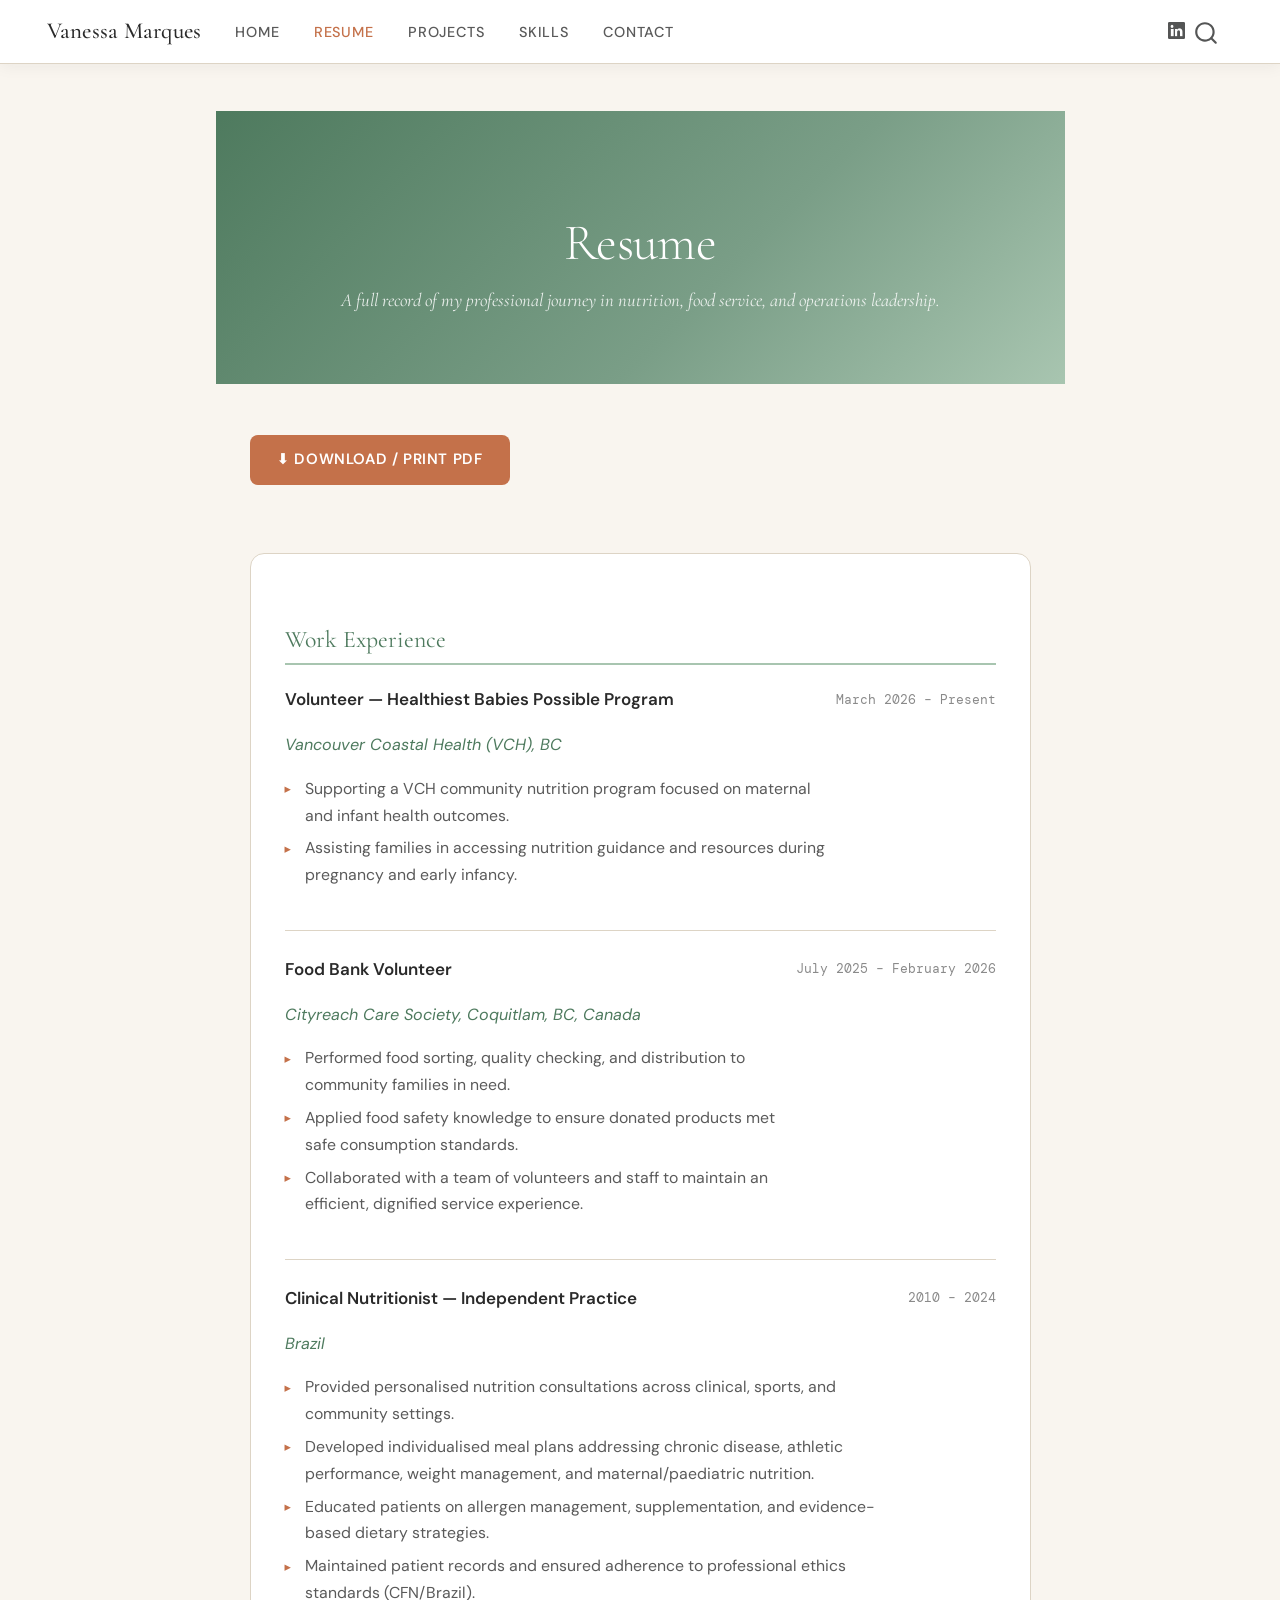
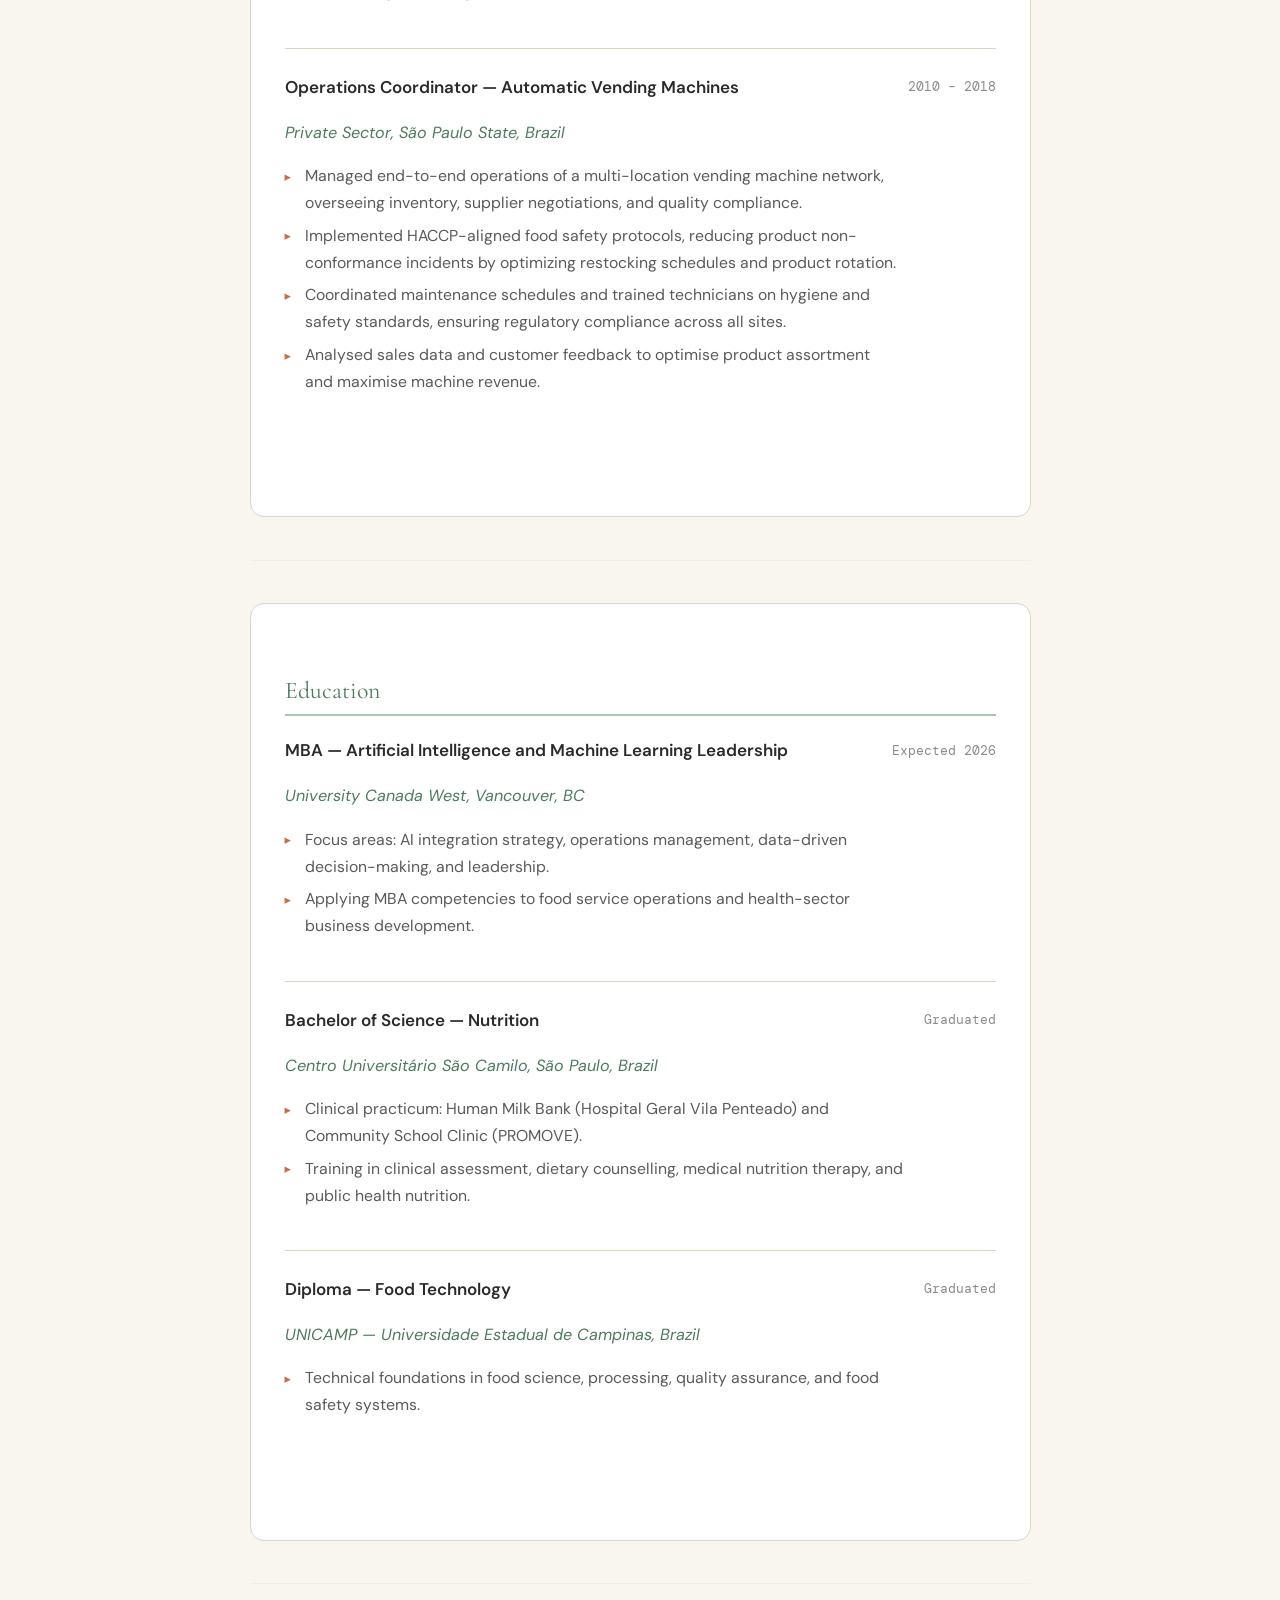
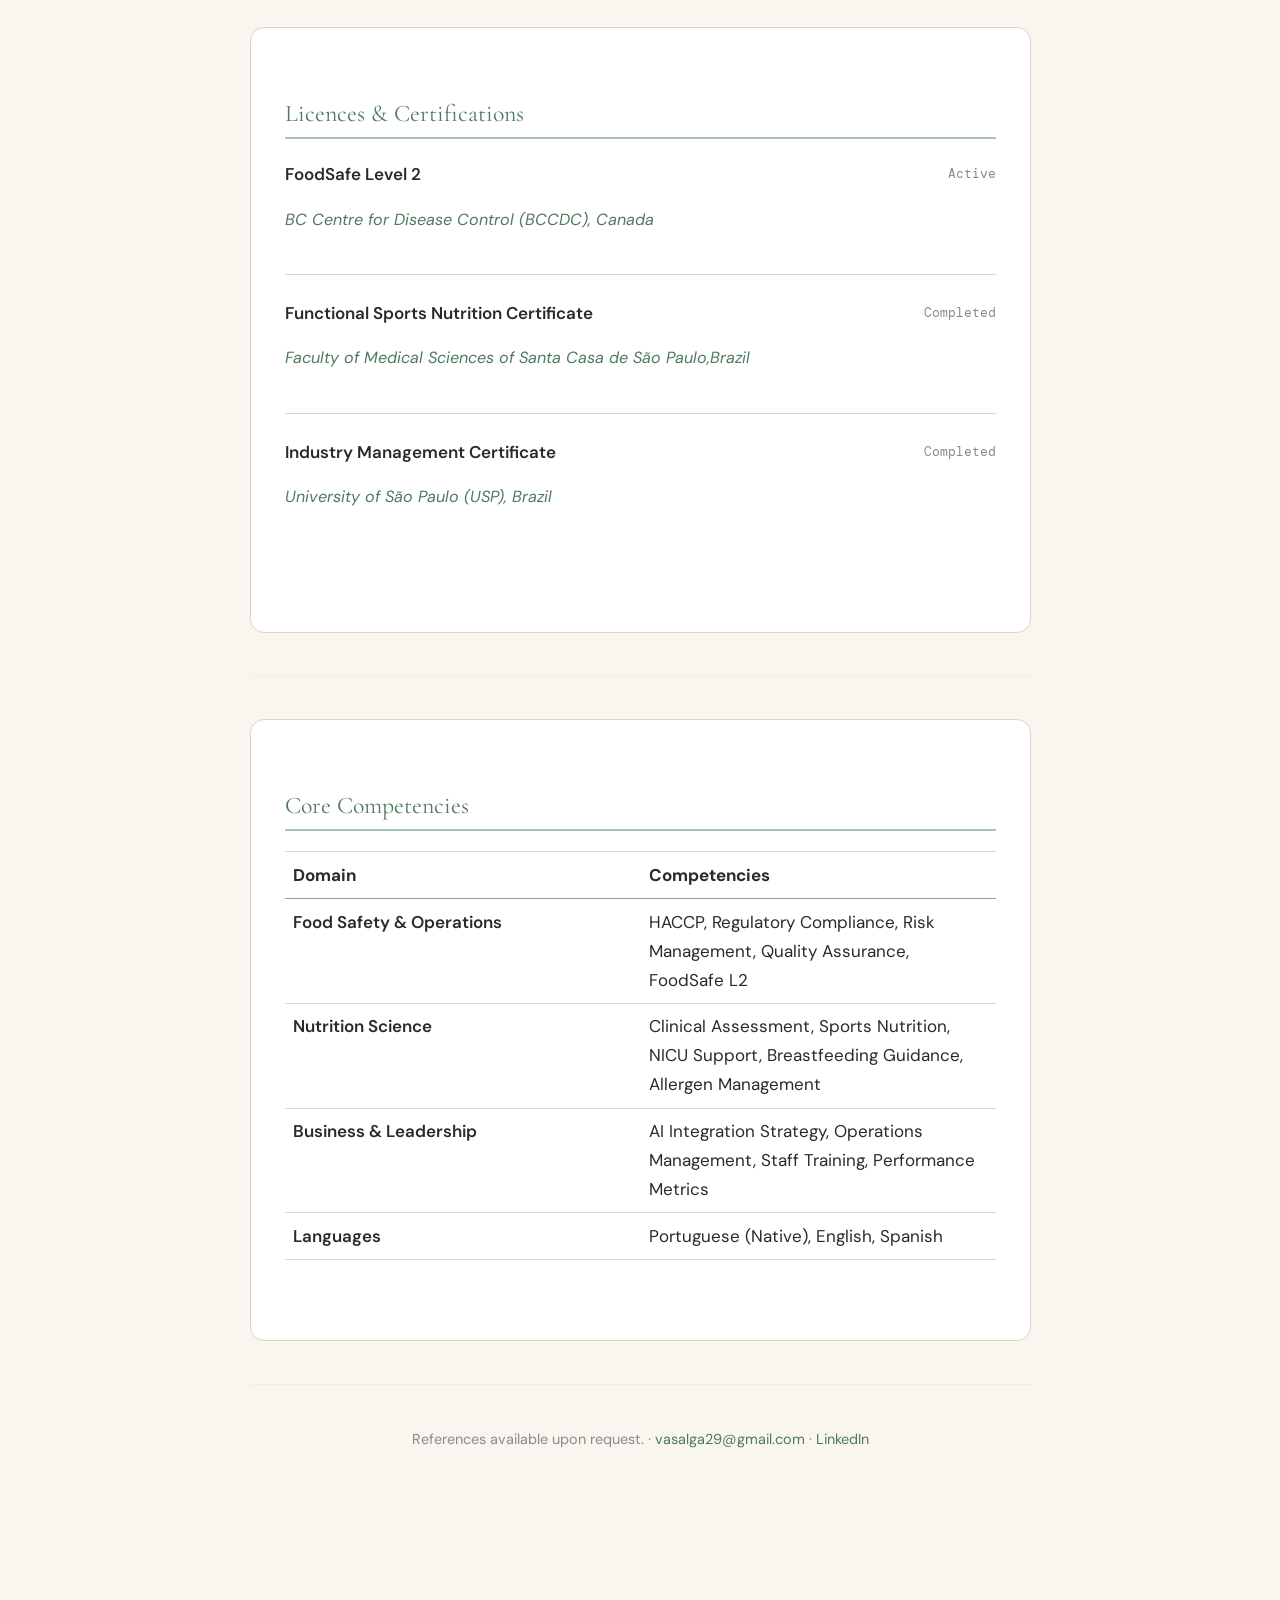
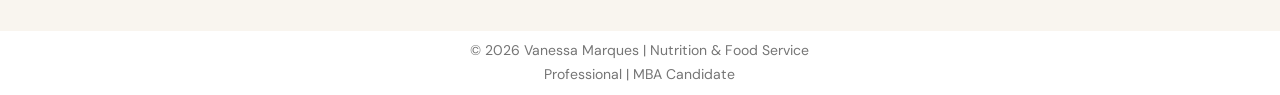
<file: docs/resume.html>
<!DOCTYPE html>
<html xmlns="http://www.w3.org/1999/xhtml" lang="en" xml:lang="en"><head>

<meta charset="utf-8">
<meta name="generator" content="quarto-1.8.26">

<meta name="viewport" content="width=device-width, initial-scale=1.0, user-scalable=yes">


<title>resume – Vanessa Marques</title>
<style>
code{white-space: pre-wrap;}
span.smallcaps{font-variant: small-caps;}
div.columns{display: flex; gap: min(4vw, 1.5em);}
div.column{flex: auto; overflow-x: auto;}
div.hanging-indent{margin-left: 1.5em; text-indent: -1.5em;}
ul.task-list{list-style: none;}
ul.task-list li input[type="checkbox"] {
  width: 0.8em;
  margin: 0 0.8em 0.2em -1em; /* quarto-specific, see https://github.com/quarto-dev/quarto-cli/issues/4556 */ 
  vertical-align: middle;
}
</style>


<script src="site_libs/quarto-nav/quarto-nav.js"></script>
<script src="site_libs/quarto-nav/headroom.min.js"></script>
<script src="site_libs/clipboard/clipboard.min.js"></script>
<script src="site_libs/quarto-search/autocomplete.umd.js"></script>
<script src="site_libs/quarto-search/fuse.min.js"></script>
<script src="site_libs/quarto-search/quarto-search.js"></script>
<meta name="quarto:offset" content="./">
<script src="site_libs/quarto-html/quarto.js" type="module"></script>
<script src="site_libs/quarto-html/tabsets/tabsets.js" type="module"></script>
<script src="site_libs/quarto-html/axe/axe-check.js" type="module"></script>
<script src="site_libs/quarto-html/popper.min.js"></script>
<script src="site_libs/quarto-html/tippy.umd.min.js"></script>
<script src="site_libs/quarto-html/anchor.min.js"></script>
<link href="site_libs/quarto-html/tippy.css" rel="stylesheet">
<link href="site_libs/quarto-html/quarto-syntax-highlighting-587c61ba64f3a5504c4d52d930310e48.css" rel="stylesheet" id="quarto-text-highlighting-styles">
<script src="site_libs/bootstrap/bootstrap.min.js"></script>
<link href="site_libs/bootstrap/bootstrap-icons.css" rel="stylesheet">
<link href="site_libs/bootstrap/bootstrap-e31584831b205ffbb2d98406f31c2a5b.min.css" rel="stylesheet" append-hash="true" id="quarto-bootstrap" data-mode="light">
<script id="quarto-search-options" type="application/json">{
  "location": "navbar",
  "copy-button": false,
  "collapse-after": 3,
  "panel-placement": "end",
  "type": "overlay",
  "limit": 50,
  "keyboard-shortcut": [
    "f",
    "/",
    "s"
  ],
  "show-item-context": false,
  "language": {
    "search-no-results-text": "No results",
    "search-matching-documents-text": "matching documents",
    "search-copy-link-title": "Copy link to search",
    "search-hide-matches-text": "Hide additional matches",
    "search-more-match-text": "more match in this document",
    "search-more-matches-text": "more matches in this document",
    "search-clear-button-title": "Clear",
    "search-text-placeholder": "",
    "search-detached-cancel-button-title": "Cancel",
    "search-submit-button-title": "Submit",
    "search-label": "Search"
  }
}</script>


<link rel="stylesheet" href="styles.css">
</head>

<body class="nav-fixed quarto-light">

<div id="quarto-search-results"></div>
  <header id="quarto-header" class="headroom fixed-top">
    <nav class="navbar navbar-expand-lg " data-bs-theme="dark">
      <div class="navbar-container container-fluid">
      <div class="navbar-brand-container mx-auto">
    <a class="navbar-brand" href="./index.html">
    <span class="navbar-title">Vanessa Marques</span>
    </a>
  </div>
            <div id="quarto-search" class="" title="Search"></div>
          <button class="navbar-toggler" type="button" data-bs-toggle="collapse" data-bs-target="#navbarCollapse" aria-controls="navbarCollapse" role="menu" aria-expanded="false" aria-label="Toggle navigation" onclick="if (window.quartoToggleHeadroom) { window.quartoToggleHeadroom(); }">
  <span class="navbar-toggler-icon"></span>
</button>
          <div class="collapse navbar-collapse" id="navbarCollapse">
            <ul class="navbar-nav navbar-nav-scroll me-auto">
  <li class="nav-item">
    <a class="nav-link" href="./index.html"> 
<span class="menu-text">Home</span></a>
  </li>  
  <li class="nav-item">
    <a class="nav-link active" href="./resume.html" aria-current="page"> 
<span class="menu-text">Resume</span></a>
  </li>  
  <li class="nav-item">
    <a class="nav-link" href="./projects.html"> 
<span class="menu-text">Projects</span></a>
  </li>  
  <li class="nav-item">
    <a class="nav-link" href="./skills.html"> 
<span class="menu-text">Skills</span></a>
  </li>  
  <li class="nav-item">
    <a class="nav-link" href="./contact.html"> 
<span class="menu-text">Contact</span></a>
  </li>  
</ul>
          </div> <!-- /navcollapse -->
            <div class="quarto-navbar-tools">
    <a href="https://www.linkedin.com/in/vanessamarques-nutrition-operations" title="LinkedIn" class="quarto-navigation-tool px-1" aria-label="LinkedIn"><i class="bi bi-linkedin"></i></a>
</div>
      </div> <!-- /container-fluid -->
    </nav>
</header>
<!-- content -->
<div id="quarto-content" class="quarto-container page-columns page-rows-contents page-layout-full page-navbar">
<!-- sidebar -->
<!-- margin-sidebar -->
    
<!-- main -->
<main class="content column-page" id="quarto-document-content"><header id="title-block-header" class="quarto-title-block"></header>




<section id="resume" class="level1 page-hero">
<h1>Resume</h1>
<p><span class="page-subtitle">A full record of my professional journey in nutrition, food service, and operations leadership.</span></p>
</section>
<div class="content-area">
<div style="margin-bottom:2rem;">
<p><a href="#" class="download-btn" onclick="window.print();return false;">⬇ Download / Print PDF</a></p>
</div>
<!-- ── WORK EXPERIENCE ─────────────────────────────── -->
<div class="section-box">
<section id="work-experience" class="level2 resume-section">
<h2 class="anchored" data-anchor-id="work-experience">Work Experience</h2>
<div class="resume-item">
<div>
<div class="resume-role">
<p>Volunteer — Healthiest Babies Possible Program</p>
</div>
<div class="resume-org">
<p>Vancouver Coastal Health (VCH), BC</p>
</div>
<ul class="resume-bullets">
<li>
Supporting a VCH community nutrition program focused on maternal and infant health outcomes.
</li>
<li>
Assisting families in accessing nutrition guidance and resources during pregnancy and early infancy.
</li>
</ul>
</div>
<div class="resume-date">
<p>March 2026 – Present</p>
</div>
</div>
<div class="resume-item">
<div>
<div class="resume-role">
<p>Food Bank Volunteer</p>
</div>
<div class="resume-org">
<p>Cityreach Care Society, Coquitlam, BC, Canada</p>
</div>
<ul class="resume-bullets">
<li>
Performed food sorting, quality checking, and distribution to community families in need.
</li>
<li>
Applied food safety knowledge to ensure donated products met safe consumption standards.
</li>
<li>
Collaborated with a team of volunteers and staff to maintain an efficient, dignified service experience.
</li>
</ul>
</div>
<div class="resume-date">
<p>July 2025 – February 2026</p>
</div>
</div>
<div class="resume-item">
<div>
<div class="resume-role">
<p>Clinical Nutritionist — Independent Practice</p>
</div>
<div class="resume-org">
<p>Brazil</p>
</div>
<ul class="resume-bullets">
<li>
Provided personalised nutrition consultations across clinical, sports, and community settings.
</li>
<li>
Developed individualised meal plans addressing chronic disease, athletic performance, weight management, and maternal/paediatric nutrition.
</li>
<li>
Educated patients on allergen management, supplementation, and evidence-based dietary strategies.
</li>
<li>
Maintained patient records and ensured adherence to professional ethics standards (CFN/Brazil).
</li>
</ul>
</div>
<div class="resume-date">
<p>2010 – 2024</p>
</div>
</div>
<div class="resume-item">
<div>
<div class="resume-role">
<p>Operations Coordinator — Automatic Vending Machines</p>
</div>
<div class="resume-org">
<p>Private Sector, São Paulo State, Brazil</p>
</div>
<ul class="resume-bullets">
<li>
Managed end-to-end operations of a multi-location vending machine network, overseeing inventory, supplier negotiations, and quality compliance.
</li>
<li>
Implemented HACCP-aligned food safety protocols, reducing product non-conformance incidents by optimizing restocking schedules and product rotation.
</li>
<li>
Coordinated maintenance schedules and trained technicians on hygiene and safety standards, ensuring regulatory compliance across all sites.
</li>
<li>
Analysed sales data and customer feedback to optimise product assortment and maximise machine revenue.
</li>
</ul>
</div>
<div class="resume-date">
<p>2010 – 2018</p>
</div>
</div>
</section>
</div>
<hr>
<!-- ── EDUCATION ───────────────────────────────────── -->
<div class="section-box">
<section id="education" class="level2 resume-section">
<h2 class="anchored" data-anchor-id="education">Education</h2>
<div class="resume-item">
<div>
<div class="resume-role">
<p>MBA — Artificial Intelligence and Machine Learning Leadership</p>
</div>
<div class="resume-org">
<p>University Canada West, Vancouver, BC</p>
</div>
<ul class="resume-bullets">
<li>
Focus areas: AI integration strategy, operations management, data-driven decision-making, and leadership.
</li>
<li>
Applying MBA competencies to food service operations and health-sector business development.
</li>
</ul>
</div>
<div class="resume-date">
<p>Expected 2026</p>
</div>
</div>
<div class="resume-item">
<div>
<div class="resume-role">
<p>Bachelor of Science — Nutrition</p>
</div>
<div class="resume-org">
<p>Centro Universitário São Camilo, São Paulo, Brazil</p>
</div>
<ul class="resume-bullets">
<li>
Clinical practicum: Human Milk Bank (Hospital Geral Vila Penteado) and Community School Clinic (PROMOVE).
</li>
<li>
Training in clinical assessment, dietary counselling, medical nutrition therapy, and public health nutrition.
</li>
</ul>
</div>
<div class="resume-date">
<p>Graduated</p>
</div>
</div>
<div class="resume-item">
<div>
<div class="resume-role">
<p>Diploma — Food Technology</p>
</div>
<div class="resume-org">
<p>UNICAMP — Universidade Estadual de Campinas, Brazil</p>
</div>
<ul class="resume-bullets">
<li>
Technical foundations in food science, processing, quality assurance, and food safety systems.
</li>
</ul>
</div>
<div class="resume-date">
<p>Graduated</p>
</div>
</div>
</section>
</div>
<hr>
<!-- ── CERTIFICATIONS ──────────────────────────────── -->
<div class="section-box">
<section id="licences-certifications" class="level2 resume-section">
<h2 class="anchored" data-anchor-id="licences-certifications">Licences &amp; Certifications</h2>
<div class="resume-item">
<div>
<div class="resume-role">
<p>FoodSafe Level 2</p>
</div>
<div class="resume-org">
<p>BC Centre for Disease Control (BCCDC), Canada</p>
</div>
</div>
<div class="resume-date">
<p>Active</p>
</div>
</div>
<div class="resume-item">
<div>
<div class="resume-role">
<p>Functional Sports Nutrition Certificate</p>
</div>
<div class="resume-org">
<p>Faculty of Medical Sciences of Santa Casa de São Paulo,Brazil</p>
</div>
</div>
<div class="resume-date">
<p>Completed</p>
</div>
</div>
<div class="resume-item">
<div>
<div class="resume-role">
<p>Industry Management Certificate</p>
</div>
<div class="resume-org">
<p>University of São Paulo (USP), Brazil</p>
</div>
</div>
<div class="resume-date">
<p>Completed</p>
</div>
</div>
</section>
</div>
<hr>
<!-- ── SKILLS SUMMARY ──────────────────────────────── -->
<div class="section-box">
<section id="core-competencies" class="level2 resume-section">
<h2 class="anchored" data-anchor-id="core-competencies">Core Competencies</h2>
<table class="caption-top table">
<colgroup>
<col style="width: 50%">
<col style="width: 50%">
</colgroup>
<thead>
<tr class="header">
<th>Domain</th>
<th>Competencies</th>
</tr>
</thead>
<tbody>
<tr class="odd">
<td><strong>Food Safety &amp; Operations</strong></td>
<td>HACCP, Regulatory Compliance, Risk Management, Quality Assurance, FoodSafe L2</td>
</tr>
<tr class="even">
<td><strong>Nutrition Science</strong></td>
<td>Clinical Assessment, Sports Nutrition, NICU Support, Breastfeeding Guidance, Allergen Management</td>
</tr>
<tr class="odd">
<td><strong>Business &amp; Leadership</strong></td>
<td>AI Integration Strategy, Operations Management, Staff Training, Performance Metrics</td>
</tr>
<tr class="even">
<td><strong>Languages</strong></td>
<td>Portuguese (Native), English, Spanish</td>
</tr>
</tbody>
</table>
</section>
</div>
<hr>
<div style="text-align:center;color:var(--light-mid);font-size:0.85rem;margin-top:1rem;">
<p>References available upon request. · <a href="mailto:vasalga29@gmail.com">vasalga29@gmail.com</a> · <a href="https://www.linkedin.com/in/vanessamarques-nutrition-operations">LinkedIn</a></p>
</div>
</div>



</main> <!-- /main -->
<script id="quarto-html-after-body" type="application/javascript">
  window.document.addEventListener("DOMContentLoaded", function (event) {
    const icon = "";
    const anchorJS = new window.AnchorJS();
    anchorJS.options = {
      placement: 'right',
      icon: icon
    };
    anchorJS.add('.anchored');
    const isCodeAnnotation = (el) => {
      for (const clz of el.classList) {
        if (clz.startsWith('code-annotation-')) {                     
          return true;
        }
      }
      return false;
    }
    const onCopySuccess = function(e) {
      // button target
      const button = e.trigger;
      // don't keep focus
      button.blur();
      // flash "checked"
      button.classList.add('code-copy-button-checked');
      var currentTitle = button.getAttribute("title");
      button.setAttribute("title", "Copied!");
      let tooltip;
      if (window.bootstrap) {
        button.setAttribute("data-bs-toggle", "tooltip");
        button.setAttribute("data-bs-placement", "left");
        button.setAttribute("data-bs-title", "Copied!");
        tooltip = new bootstrap.Tooltip(button, 
          { trigger: "manual", 
            customClass: "code-copy-button-tooltip",
            offset: [0, -8]});
        tooltip.show();    
      }
      setTimeout(function() {
        if (tooltip) {
          tooltip.hide();
          button.removeAttribute("data-bs-title");
          button.removeAttribute("data-bs-toggle");
          button.removeAttribute("data-bs-placement");
        }
        button.setAttribute("title", currentTitle);
        button.classList.remove('code-copy-button-checked');
      }, 1000);
      // clear code selection
      e.clearSelection();
    }
    const getTextToCopy = function(trigger) {
      const outerScaffold = trigger.parentElement.cloneNode(true);
      const codeEl = outerScaffold.querySelector('code');
      for (const childEl of codeEl.children) {
        if (isCodeAnnotation(childEl)) {
          childEl.remove();
        }
      }
      return codeEl.innerText;
    }
    const clipboard = new window.ClipboardJS('.code-copy-button:not([data-in-quarto-modal])', {
      text: getTextToCopy
    });
    clipboard.on('success', onCopySuccess);
    if (window.document.getElementById('quarto-embedded-source-code-modal')) {
      const clipboardModal = new window.ClipboardJS('.code-copy-button[data-in-quarto-modal]', {
        text: getTextToCopy,
        container: window.document.getElementById('quarto-embedded-source-code-modal')
      });
      clipboardModal.on('success', onCopySuccess);
    }
      var localhostRegex = new RegExp(/^(?:http|https):\/\/localhost\:?[0-9]*\//);
      var mailtoRegex = new RegExp(/^mailto:/);
        var filterRegex = new RegExp('/' + window.location.host + '/');
      var isInternal = (href) => {
          return filterRegex.test(href) || localhostRegex.test(href) || mailtoRegex.test(href);
      }
      // Inspect non-navigation links and adorn them if external
     var links = window.document.querySelectorAll('a[href]:not(.nav-link):not(.navbar-brand):not(.toc-action):not(.sidebar-link):not(.sidebar-item-toggle):not(.pagination-link):not(.no-external):not([aria-hidden]):not(.dropdown-item):not(.quarto-navigation-tool):not(.about-link)');
      for (var i=0; i<links.length; i++) {
        const link = links[i];
        if (!isInternal(link.href)) {
          // undo the damage that might have been done by quarto-nav.js in the case of
          // links that we want to consider external
          if (link.dataset.originalHref !== undefined) {
            link.href = link.dataset.originalHref;
          }
        }
      }
    function tippyHover(el, contentFn, onTriggerFn, onUntriggerFn) {
      const config = {
        allowHTML: true,
        maxWidth: 500,
        delay: 100,
        arrow: false,
        appendTo: function(el) {
            return el.parentElement;
        },
        interactive: true,
        interactiveBorder: 10,
        theme: 'quarto',
        placement: 'bottom-start',
      };
      if (contentFn) {
        config.content = contentFn;
      }
      if (onTriggerFn) {
        config.onTrigger = onTriggerFn;
      }
      if (onUntriggerFn) {
        config.onUntrigger = onUntriggerFn;
      }
      window.tippy(el, config); 
    }
    const noterefs = window.document.querySelectorAll('a[role="doc-noteref"]');
    for (var i=0; i<noterefs.length; i++) {
      const ref = noterefs[i];
      tippyHover(ref, function() {
        // use id or data attribute instead here
        let href = ref.getAttribute('data-footnote-href') || ref.getAttribute('href');
        try { href = new URL(href).hash; } catch {}
        const id = href.replace(/^#\/?/, "");
        const note = window.document.getElementById(id);
        if (note) {
          return note.innerHTML;
        } else {
          return "";
        }
      });
    }
    const xrefs = window.document.querySelectorAll('a.quarto-xref');
    const processXRef = (id, note) => {
      // Strip column container classes
      const stripColumnClz = (el) => {
        el.classList.remove("page-full", "page-columns");
        if (el.children) {
          for (const child of el.children) {
            stripColumnClz(child);
          }
        }
      }
      stripColumnClz(note)
      if (id === null || id.startsWith('sec-')) {
        // Special case sections, only their first couple elements
        const container = document.createElement("div");
        if (note.children && note.children.length > 2) {
          container.appendChild(note.children[0].cloneNode(true));
          for (let i = 1; i < note.children.length; i++) {
            const child = note.children[i];
            if (child.tagName === "P" && child.innerText === "") {
              continue;
            } else {
              container.appendChild(child.cloneNode(true));
              break;
            }
          }
          if (window.Quarto?.typesetMath) {
            window.Quarto.typesetMath(container);
          }
          return container.innerHTML
        } else {
          if (window.Quarto?.typesetMath) {
            window.Quarto.typesetMath(note);
          }
          return note.innerHTML;
        }
      } else {
        // Remove any anchor links if they are present
        const anchorLink = note.querySelector('a.anchorjs-link');
        if (anchorLink) {
          anchorLink.remove();
        }
        if (window.Quarto?.typesetMath) {
          window.Quarto.typesetMath(note);
        }
        if (note.classList.contains("callout")) {
          return note.outerHTML;
        } else {
          return note.innerHTML;
        }
      }
    }
    for (var i=0; i<xrefs.length; i++) {
      const xref = xrefs[i];
      tippyHover(xref, undefined, function(instance) {
        instance.disable();
        let url = xref.getAttribute('href');
        let hash = undefined; 
        if (url.startsWith('#')) {
          hash = url;
        } else {
          try { hash = new URL(url).hash; } catch {}
        }
        if (hash) {
          const id = hash.replace(/^#\/?/, "");
          const note = window.document.getElementById(id);
          if (note !== null) {
            try {
              const html = processXRef(id, note.cloneNode(true));
              instance.setContent(html);
            } finally {
              instance.enable();
              instance.show();
            }
          } else {
            // See if we can fetch this
            fetch(url.split('#')[0])
            .then(res => res.text())
            .then(html => {
              const parser = new DOMParser();
              const htmlDoc = parser.parseFromString(html, "text/html");
              const note = htmlDoc.getElementById(id);
              if (note !== null) {
                const html = processXRef(id, note);
                instance.setContent(html);
              } 
            }).finally(() => {
              instance.enable();
              instance.show();
            });
          }
        } else {
          // See if we can fetch a full url (with no hash to target)
          // This is a special case and we should probably do some content thinning / targeting
          fetch(url)
          .then(res => res.text())
          .then(html => {
            const parser = new DOMParser();
            const htmlDoc = parser.parseFromString(html, "text/html");
            const note = htmlDoc.querySelector('main.content');
            if (note !== null) {
              // This should only happen for chapter cross references
              // (since there is no id in the URL)
              // remove the first header
              if (note.children.length > 0 && note.children[0].tagName === "HEADER") {
                note.children[0].remove();
              }
              const html = processXRef(null, note);
              instance.setContent(html);
            } 
          }).finally(() => {
            instance.enable();
            instance.show();
          });
        }
      }, function(instance) {
      });
    }
        let selectedAnnoteEl;
        const selectorForAnnotation = ( cell, annotation) => {
          let cellAttr = 'data-code-cell="' + cell + '"';
          let lineAttr = 'data-code-annotation="' +  annotation + '"';
          const selector = 'span[' + cellAttr + '][' + lineAttr + ']';
          return selector;
        }
        const selectCodeLines = (annoteEl) => {
          const doc = window.document;
          const targetCell = annoteEl.getAttribute("data-target-cell");
          const targetAnnotation = annoteEl.getAttribute("data-target-annotation");
          const annoteSpan = window.document.querySelector(selectorForAnnotation(targetCell, targetAnnotation));
          const lines = annoteSpan.getAttribute("data-code-lines").split(",");
          const lineIds = lines.map((line) => {
            return targetCell + "-" + line;
          })
          let top = null;
          let height = null;
          let parent = null;
          if (lineIds.length > 0) {
              //compute the position of the single el (top and bottom and make a div)
              const el = window.document.getElementById(lineIds[0]);
              top = el.offsetTop;
              height = el.offsetHeight;
              parent = el.parentElement.parentElement;
            if (lineIds.length > 1) {
              const lastEl = window.document.getElementById(lineIds[lineIds.length - 1]);
              const bottom = lastEl.offsetTop + lastEl.offsetHeight;
              height = bottom - top;
            }
            if (top !== null && height !== null && parent !== null) {
              // cook up a div (if necessary) and position it 
              let div = window.document.getElementById("code-annotation-line-highlight");
              if (div === null) {
                div = window.document.createElement("div");
                div.setAttribute("id", "code-annotation-line-highlight");
                div.style.position = 'absolute';
                parent.appendChild(div);
              }
              div.style.top = top - 2 + "px";
              div.style.height = height + 4 + "px";
              div.style.left = 0;
              let gutterDiv = window.document.getElementById("code-annotation-line-highlight-gutter");
              if (gutterDiv === null) {
                gutterDiv = window.document.createElement("div");
                gutterDiv.setAttribute("id", "code-annotation-line-highlight-gutter");
                gutterDiv.style.position = 'absolute';
                const codeCell = window.document.getElementById(targetCell);
                const gutter = codeCell.querySelector('.code-annotation-gutter');
                gutter.appendChild(gutterDiv);
              }
              gutterDiv.style.top = top - 2 + "px";
              gutterDiv.style.height = height + 4 + "px";
            }
            selectedAnnoteEl = annoteEl;
          }
        };
        const unselectCodeLines = () => {
          const elementsIds = ["code-annotation-line-highlight", "code-annotation-line-highlight-gutter"];
          elementsIds.forEach((elId) => {
            const div = window.document.getElementById(elId);
            if (div) {
              div.remove();
            }
          });
          selectedAnnoteEl = undefined;
        };
          // Handle positioning of the toggle
      window.addEventListener(
        "resize",
        throttle(() => {
          elRect = undefined;
          if (selectedAnnoteEl) {
            selectCodeLines(selectedAnnoteEl);
          }
        }, 10)
      );
      function throttle(fn, ms) {
      let throttle = false;
      let timer;
        return (...args) => {
          if(!throttle) { // first call gets through
              fn.apply(this, args);
              throttle = true;
          } else { // all the others get throttled
              if(timer) clearTimeout(timer); // cancel #2
              timer = setTimeout(() => {
                fn.apply(this, args);
                timer = throttle = false;
              }, ms);
          }
        };
      }
        // Attach click handler to the DT
        const annoteDls = window.document.querySelectorAll('dt[data-target-cell]');
        for (const annoteDlNode of annoteDls) {
          annoteDlNode.addEventListener('click', (event) => {
            const clickedEl = event.target;
            if (clickedEl !== selectedAnnoteEl) {
              unselectCodeLines();
              const activeEl = window.document.querySelector('dt[data-target-cell].code-annotation-active');
              if (activeEl) {
                activeEl.classList.remove('code-annotation-active');
              }
              selectCodeLines(clickedEl);
              clickedEl.classList.add('code-annotation-active');
            } else {
              // Unselect the line
              unselectCodeLines();
              clickedEl.classList.remove('code-annotation-active');
            }
          });
        }
    const findCites = (el) => {
      const parentEl = el.parentElement;
      if (parentEl) {
        const cites = parentEl.dataset.cites;
        if (cites) {
          return {
            el,
            cites: cites.split(' ')
          };
        } else {
          return findCites(el.parentElement)
        }
      } else {
        return undefined;
      }
    };
    var bibliorefs = window.document.querySelectorAll('a[role="doc-biblioref"]');
    for (var i=0; i<bibliorefs.length; i++) {
      const ref = bibliorefs[i];
      const citeInfo = findCites(ref);
      if (citeInfo) {
        tippyHover(citeInfo.el, function() {
          var popup = window.document.createElement('div');
          citeInfo.cites.forEach(function(cite) {
            var citeDiv = window.document.createElement('div');
            citeDiv.classList.add('hanging-indent');
            citeDiv.classList.add('csl-entry');
            var biblioDiv = window.document.getElementById('ref-' + cite);
            if (biblioDiv) {
              citeDiv.innerHTML = biblioDiv.innerHTML;
            }
            popup.appendChild(citeDiv);
          });
          return popup.innerHTML;
        });
      }
    }
  });
  </script>
</div> <!-- /content -->
<footer class="footer">
  <div class="nav-footer">
    <div class="nav-footer-left">
      &nbsp;
    </div>   
    <div class="nav-footer-center">
<p>© 2026 Vanessa Marques | Nutrition &amp; Food Service Professional | MBA Candidate</p>
</div>
    <div class="nav-footer-right">
      &nbsp;
    </div>
  </div>
</footer>




</body></html>
</file>
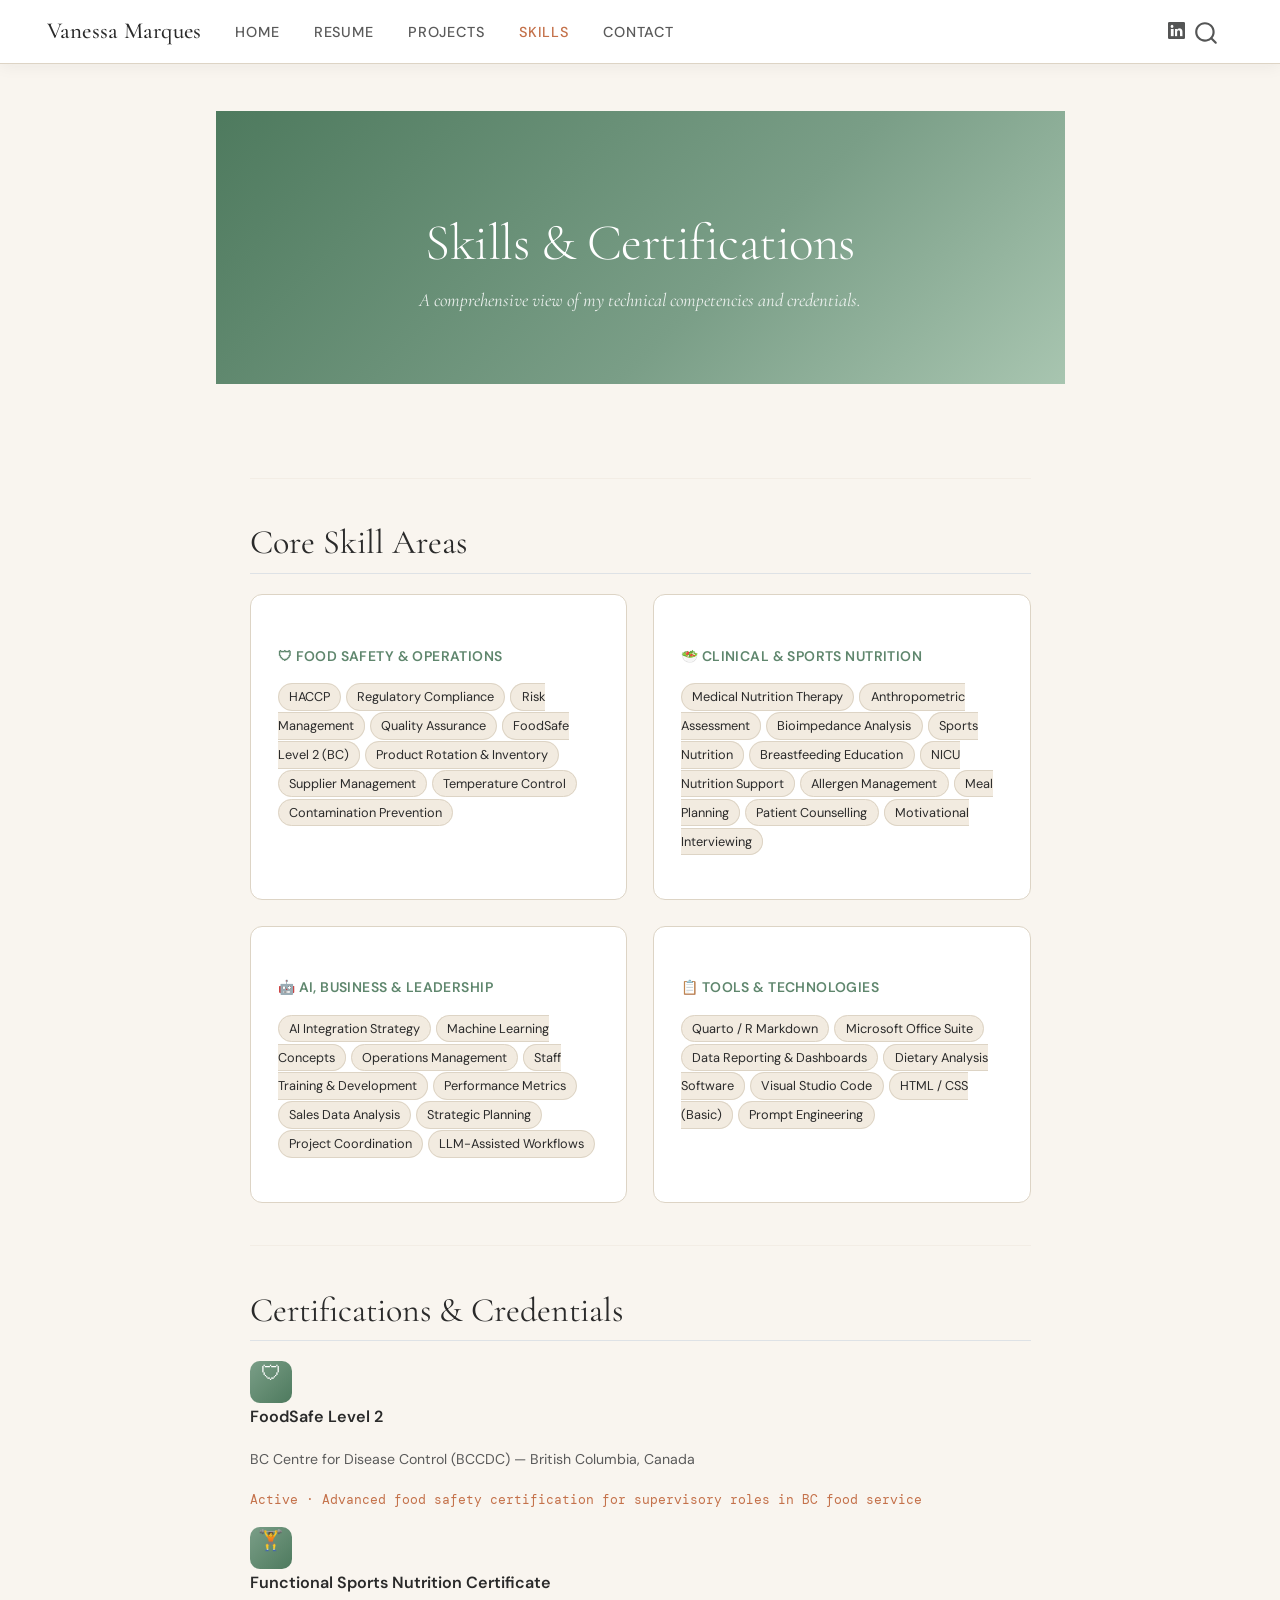
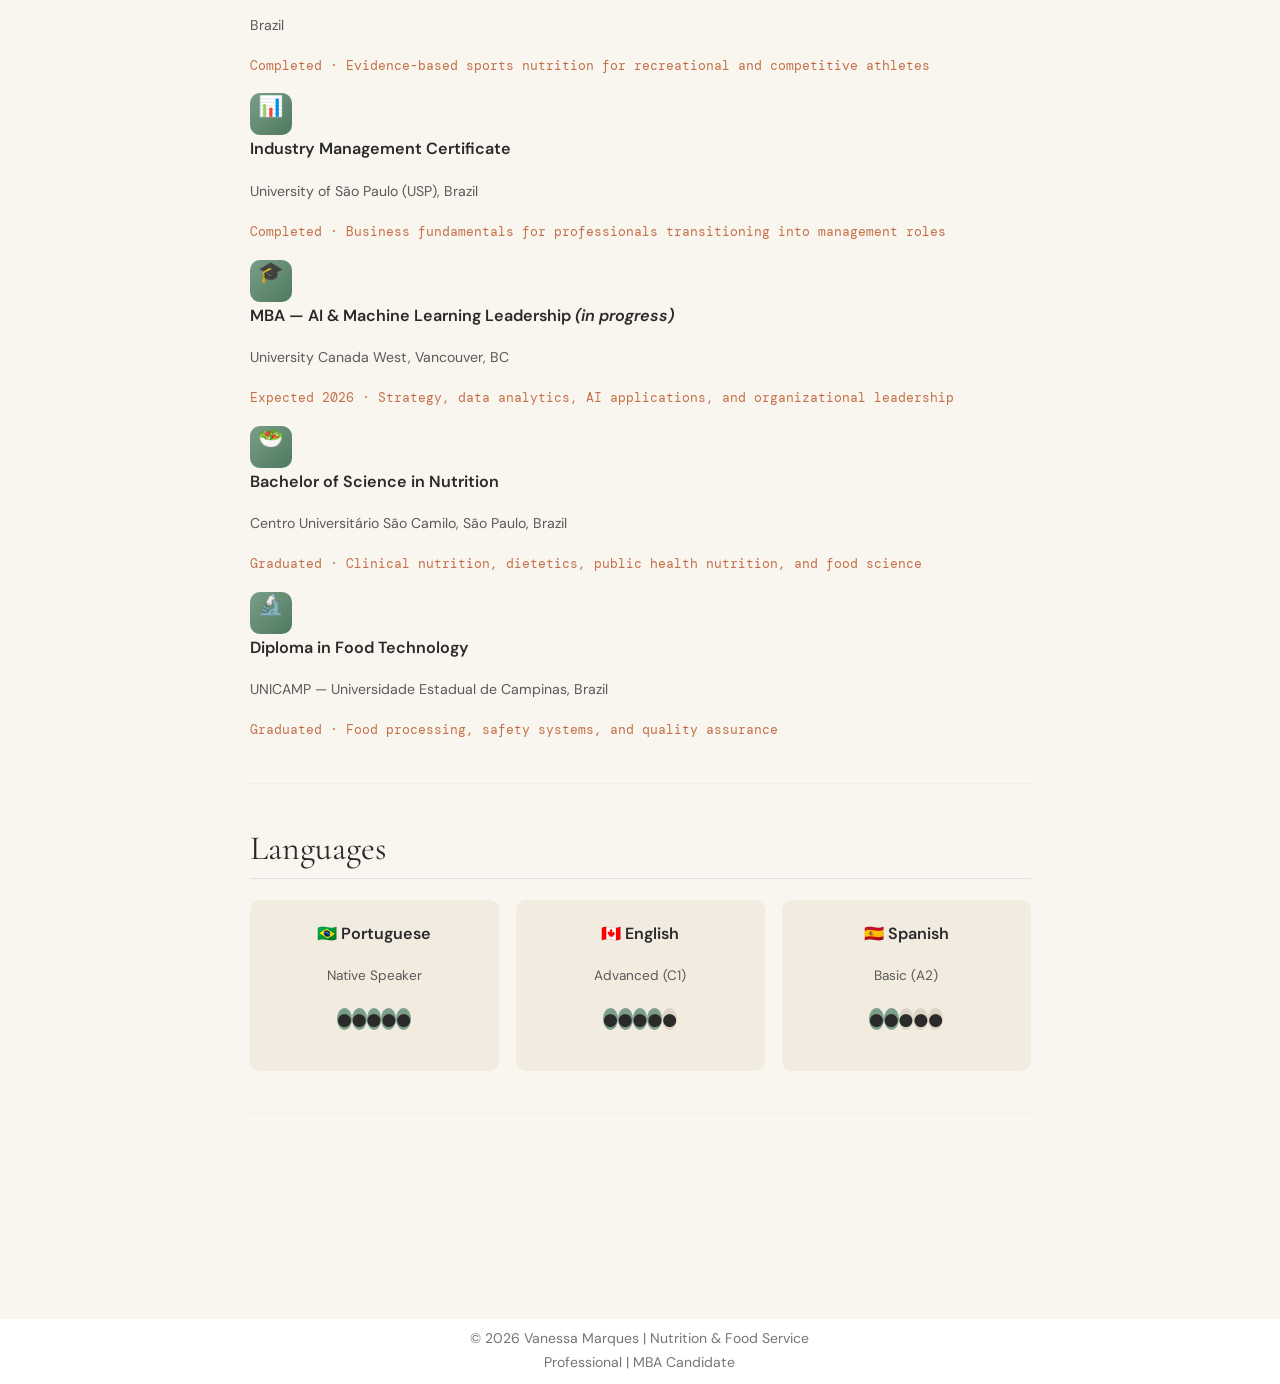
<file: docs/skills.html>
<!DOCTYPE html>
<html xmlns="http://www.w3.org/1999/xhtml" lang="en" xml:lang="en"><head>

<meta charset="utf-8">
<meta name="generator" content="quarto-1.8.26">

<meta name="viewport" content="width=device-width, initial-scale=1.0, user-scalable=yes">


<title>skills – Vanessa Marques</title>
<style>
code{white-space: pre-wrap;}
span.smallcaps{font-variant: small-caps;}
div.columns{display: flex; gap: min(4vw, 1.5em);}
div.column{flex: auto; overflow-x: auto;}
div.hanging-indent{margin-left: 1.5em; text-indent: -1.5em;}
ul.task-list{list-style: none;}
ul.task-list li input[type="checkbox"] {
  width: 0.8em;
  margin: 0 0.8em 0.2em -1em; /* quarto-specific, see https://github.com/quarto-dev/quarto-cli/issues/4556 */ 
  vertical-align: middle;
}
</style>


<script src="site_libs/quarto-nav/quarto-nav.js"></script>
<script src="site_libs/quarto-nav/headroom.min.js"></script>
<script src="site_libs/clipboard/clipboard.min.js"></script>
<script src="site_libs/quarto-search/autocomplete.umd.js"></script>
<script src="site_libs/quarto-search/fuse.min.js"></script>
<script src="site_libs/quarto-search/quarto-search.js"></script>
<meta name="quarto:offset" content="./">
<script src="site_libs/quarto-html/quarto.js" type="module"></script>
<script src="site_libs/quarto-html/tabsets/tabsets.js" type="module"></script>
<script src="site_libs/quarto-html/axe/axe-check.js" type="module"></script>
<script src="site_libs/quarto-html/popper.min.js"></script>
<script src="site_libs/quarto-html/tippy.umd.min.js"></script>
<script src="site_libs/quarto-html/anchor.min.js"></script>
<link href="site_libs/quarto-html/tippy.css" rel="stylesheet">
<link href="site_libs/quarto-html/quarto-syntax-highlighting-587c61ba64f3a5504c4d52d930310e48.css" rel="stylesheet" id="quarto-text-highlighting-styles">
<script src="site_libs/bootstrap/bootstrap.min.js"></script>
<link href="site_libs/bootstrap/bootstrap-icons.css" rel="stylesheet">
<link href="site_libs/bootstrap/bootstrap-e31584831b205ffbb2d98406f31c2a5b.min.css" rel="stylesheet" append-hash="true" id="quarto-bootstrap" data-mode="light">
<script id="quarto-search-options" type="application/json">{
  "location": "navbar",
  "copy-button": false,
  "collapse-after": 3,
  "panel-placement": "end",
  "type": "overlay",
  "limit": 50,
  "keyboard-shortcut": [
    "f",
    "/",
    "s"
  ],
  "show-item-context": false,
  "language": {
    "search-no-results-text": "No results",
    "search-matching-documents-text": "matching documents",
    "search-copy-link-title": "Copy link to search",
    "search-hide-matches-text": "Hide additional matches",
    "search-more-match-text": "more match in this document",
    "search-more-matches-text": "more matches in this document",
    "search-clear-button-title": "Clear",
    "search-text-placeholder": "",
    "search-detached-cancel-button-title": "Cancel",
    "search-submit-button-title": "Submit",
    "search-label": "Search"
  }
}</script>


<link rel="stylesheet" href="styles.css">
</head>

<body class="nav-fixed quarto-light">

<div id="quarto-search-results"></div>
  <header id="quarto-header" class="headroom fixed-top">
    <nav class="navbar navbar-expand-lg " data-bs-theme="dark">
      <div class="navbar-container container-fluid">
      <div class="navbar-brand-container mx-auto">
    <a class="navbar-brand" href="./index.html">
    <span class="navbar-title">Vanessa Marques</span>
    </a>
  </div>
            <div id="quarto-search" class="" title="Search"></div>
          <button class="navbar-toggler" type="button" data-bs-toggle="collapse" data-bs-target="#navbarCollapse" aria-controls="navbarCollapse" role="menu" aria-expanded="false" aria-label="Toggle navigation" onclick="if (window.quartoToggleHeadroom) { window.quartoToggleHeadroom(); }">
  <span class="navbar-toggler-icon"></span>
</button>
          <div class="collapse navbar-collapse" id="navbarCollapse">
            <ul class="navbar-nav navbar-nav-scroll me-auto">
  <li class="nav-item">
    <a class="nav-link" href="./index.html"> 
<span class="menu-text">Home</span></a>
  </li>  
  <li class="nav-item">
    <a class="nav-link" href="./resume.html"> 
<span class="menu-text">Resume</span></a>
  </li>  
  <li class="nav-item">
    <a class="nav-link" href="./projects.html"> 
<span class="menu-text">Projects</span></a>
  </li>  
  <li class="nav-item">
    <a class="nav-link active" href="./skills.html" aria-current="page"> 
<span class="menu-text">Skills</span></a>
  </li>  
  <li class="nav-item">
    <a class="nav-link" href="./contact.html"> 
<span class="menu-text">Contact</span></a>
  </li>  
</ul>
          </div> <!-- /navcollapse -->
            <div class="quarto-navbar-tools">
    <a href="https://www.linkedin.com/in/vanessamarques-nutrition-operations" title="LinkedIn" class="quarto-navigation-tool px-1" aria-label="LinkedIn"><i class="bi bi-linkedin"></i></a>
</div>
      </div> <!-- /container-fluid -->
    </nav>
</header>
<!-- content -->
<div id="quarto-content" class="quarto-container page-columns page-rows-contents page-layout-full page-navbar">
<!-- sidebar -->
<!-- margin-sidebar -->
    
<!-- main -->
<main class="content column-page" id="quarto-document-content"><header id="title-block-header" class="quarto-title-block"></header>




<section id="skills-certifications" class="level1 page-hero">
<h1>Skills &amp; Certifications</h1>
<p><span class="page-subtitle">A comprehensive view of my technical competencies and credentials.</span></p>
</section>
<div class="content-area">
<hr>
<section id="core-skill-areas" class="level2">
<h2 class="anchored" data-anchor-id="core-skill-areas">Core Skill Areas</h2>
<div class="skills-grid">
<section id="food-safety-operations" class="level3 skill-category-card">
<h3 class="anchored" data-anchor-id="food-safety-operations">🛡 Food Safety &amp; Operations</h3>
<div class="skill-tags">
<p><span class="skill-tag">HACCP</span> <span class="skill-tag">Regulatory Compliance</span> <span class="skill-tag">Risk Management</span> <span class="skill-tag">Quality Assurance</span> <span class="skill-tag">FoodSafe Level 2 (BC)</span> <span class="skill-tag">Product Rotation &amp; Inventory</span> <span class="skill-tag">Supplier Management</span> <span class="skill-tag">Temperature Control</span> <span class="skill-tag">Contamination Prevention</span></p>
</div>
</section>
<section id="clinical-sports-nutrition" class="level3 skill-category-card">
<h3 class="anchored" data-anchor-id="clinical-sports-nutrition">🥗 Clinical &amp; Sports Nutrition</h3>
<div class="skill-tags">
<p><span class="skill-tag">Medical Nutrition Therapy</span> <span class="skill-tag">Anthropometric Assessment</span> <span class="skill-tag">Bioimpedance Analysis</span> <span class="skill-tag">Sports Nutrition</span> <span class="skill-tag">Breastfeeding Education</span> <span class="skill-tag">NICU Nutrition Support</span> <span class="skill-tag">Allergen Management</span> <span class="skill-tag">Meal Planning</span> <span class="skill-tag">Patient Counselling</span> <span class="skill-tag">Motivational Interviewing</span></p>
</div>
</section>
<section id="ai-business-leadership" class="level3 skill-category-card">
<h3 class="anchored" data-anchor-id="ai-business-leadership">🤖 AI, Business &amp; Leadership</h3>
<div class="skill-tags">
<p><span class="skill-tag">AI Integration Strategy</span> <span class="skill-tag">Machine Learning Concepts</span> <span class="skill-tag">Operations Management</span> <span class="skill-tag">Staff Training &amp; Development</span> <span class="skill-tag">Performance Metrics</span> <span class="skill-tag">Sales Data Analysis</span> <span class="skill-tag">Strategic Planning</span> <span class="skill-tag">Project Coordination</span> <span class="skill-tag">LLM-Assisted Workflows</span></p>
</div>
</section>
<section id="tools-technologies" class="level3 skill-category-card">
<h3 class="anchored" data-anchor-id="tools-technologies">📋 Tools &amp; Technologies</h3>
<div class="skill-tags">
<p><span class="skill-tag">Quarto / R Markdown</span> <span class="skill-tag">Microsoft Office Suite</span> <span class="skill-tag">Data Reporting &amp; Dashboards</span> <span class="skill-tag">Dietary Analysis Software</span> <span class="skill-tag">Visual Studio Code</span> <span class="skill-tag">HTML / CSS (Basic)</span> <span class="skill-tag">Prompt Engineering</span></p>
</div>
</section>
</div>
<hr>
</section>
<section id="certifications-credentials" class="level2">
<h2 class="anchored" data-anchor-id="certifications-credentials">Certifications &amp; Credentials</h2>
<div class="cert-card">
<div class="cert-icon">
<p>🛡</p>
</div>
<div>
<div class="cert-title">
<p>FoodSafe Level 2</p>
</div>
<div class="cert-org">
<p>BC Centre for Disease Control (BCCDC) — British Columbia, Canada</p>
</div>
<div class="cert-year">
<p>Active · Advanced food safety certification for supervisory roles in BC food service</p>
</div>
</div>
</div>
<div class="cert-card">
<div class="cert-icon">
<p>🏋</p>
</div>
<div>
<div class="cert-title">
<p>Functional Sports Nutrition Certificate</p>
</div>
<div class="cert-org">
<p>Brazil</p>
</div>
<div class="cert-year">
<p>Completed · Evidence-based sports nutrition for recreational and competitive athletes</p>
</div>
</div>
</div>
<div class="cert-card">
<div class="cert-icon">
<p>📊</p>
</div>
<div>
<div class="cert-title">
<p>Industry Management Certificate</p>
</div>
<div class="cert-org">
<p>University of São Paulo (USP), Brazil</p>
</div>
<div class="cert-year">
<p>Completed · Business fundamentals for professionals transitioning into management roles</p>
</div>
</div>
</div>
<div class="cert-card">
<div class="cert-icon">
<p>🎓</p>
</div>
<div>
<div class="cert-title">
<p>MBA — AI &amp; Machine Learning Leadership <em>(in progress)</em></p>
</div>
<div class="cert-org">
<p>University Canada West, Vancouver, BC</p>
</div>
<div class="cert-year">
<p>Expected 2026 · Strategy, data analytics, AI applications, and organizational leadership</p>
</div>
</div>
</div>
<div class="cert-card">
<div class="cert-icon">
<p>🥗</p>
</div>
<div>
<div class="cert-title">
<p>Bachelor of Science in Nutrition</p>
</div>
<div class="cert-org">
<p>Centro Universitário São Camilo, São Paulo, Brazil</p>
</div>
<div class="cert-year">
<p>Graduated · Clinical nutrition, dietetics, public health nutrition, and food science</p>
</div>
</div>
</div>
<div class="cert-card">
<div class="cert-icon">
<p>🔬</p>
</div>
<div>
<div class="cert-title">
<p>Diploma in Food Technology</p>
</div>
<div class="cert-org">
<p>UNICAMP — Universidade Estadual de Campinas, Brazil</p>
</div>
<div class="cert-year">
<p>Graduated · Food processing, safety systems, and quality assurance</p>
</div>
</div>
</div>
<hr>
</section>
<section id="languages" class="level2">
<h2 class="anchored" data-anchor-id="languages">Languages</h2>
<div class="lang-grid">
<div class="lang-card">
<div class="lang-name">
<p>🇧🇷 Portuguese</p>
</div>
<div class="lang-level">
<p>Native Speaker</p>
</div>
<div class="lang-dots">
<p><span class="lang-dot filled">●</span><span class="lang-dot filled">●</span><span class="lang-dot filled">●</span><span class="lang-dot filled">●</span><span class="lang-dot filled">●</span></p>
</div>
</div>
<div class="lang-card">
<div class="lang-name">
<p>🇨🇦 English</p>
</div>
<div class="lang-level">
<p>Advanced (C1)</p>
</div>
<div class="lang-dots">
<p><span class="lang-dot filled">●</span><span class="lang-dot filled">●</span><span class="lang-dot filled">●</span><span class="lang-dot filled">●</span><span class="lang-dot" style="background:var(--border);">●</span></p>
</div>
</div>
<div class="lang-card">
<div class="lang-name">
<p>🇪🇸 Spanish</p>
</div>
<div class="lang-level">
<p>Basic (A2)</p>
</div>
<div class="lang-dots">
<p><span class="lang-dot filled">●</span><span class="lang-dot filled">●</span><span class="lang-dot" style="background:var(--border);">●</span><span class="lang-dot" style="background:var(--border);">●</span><span class="lang-dot" style="background:var(--border);">●</span></p>
</div>
</div>
</div>
<hr>


</section>
</div>

</main> <!-- /main -->
<script id="quarto-html-after-body" type="application/javascript">
  window.document.addEventListener("DOMContentLoaded", function (event) {
    const icon = "";
    const anchorJS = new window.AnchorJS();
    anchorJS.options = {
      placement: 'right',
      icon: icon
    };
    anchorJS.add('.anchored');
    const isCodeAnnotation = (el) => {
      for (const clz of el.classList) {
        if (clz.startsWith('code-annotation-')) {                     
          return true;
        }
      }
      return false;
    }
    const onCopySuccess = function(e) {
      // button target
      const button = e.trigger;
      // don't keep focus
      button.blur();
      // flash "checked"
      button.classList.add('code-copy-button-checked');
      var currentTitle = button.getAttribute("title");
      button.setAttribute("title", "Copied!");
      let tooltip;
      if (window.bootstrap) {
        button.setAttribute("data-bs-toggle", "tooltip");
        button.setAttribute("data-bs-placement", "left");
        button.setAttribute("data-bs-title", "Copied!");
        tooltip = new bootstrap.Tooltip(button, 
          { trigger: "manual", 
            customClass: "code-copy-button-tooltip",
            offset: [0, -8]});
        tooltip.show();    
      }
      setTimeout(function() {
        if (tooltip) {
          tooltip.hide();
          button.removeAttribute("data-bs-title");
          button.removeAttribute("data-bs-toggle");
          button.removeAttribute("data-bs-placement");
        }
        button.setAttribute("title", currentTitle);
        button.classList.remove('code-copy-button-checked');
      }, 1000);
      // clear code selection
      e.clearSelection();
    }
    const getTextToCopy = function(trigger) {
      const outerScaffold = trigger.parentElement.cloneNode(true);
      const codeEl = outerScaffold.querySelector('code');
      for (const childEl of codeEl.children) {
        if (isCodeAnnotation(childEl)) {
          childEl.remove();
        }
      }
      return codeEl.innerText;
    }
    const clipboard = new window.ClipboardJS('.code-copy-button:not([data-in-quarto-modal])', {
      text: getTextToCopy
    });
    clipboard.on('success', onCopySuccess);
    if (window.document.getElementById('quarto-embedded-source-code-modal')) {
      const clipboardModal = new window.ClipboardJS('.code-copy-button[data-in-quarto-modal]', {
        text: getTextToCopy,
        container: window.document.getElementById('quarto-embedded-source-code-modal')
      });
      clipboardModal.on('success', onCopySuccess);
    }
      var localhostRegex = new RegExp(/^(?:http|https):\/\/localhost\:?[0-9]*\//);
      var mailtoRegex = new RegExp(/^mailto:/);
        var filterRegex = new RegExp('/' + window.location.host + '/');
      var isInternal = (href) => {
          return filterRegex.test(href) || localhostRegex.test(href) || mailtoRegex.test(href);
      }
      // Inspect non-navigation links and adorn them if external
     var links = window.document.querySelectorAll('a[href]:not(.nav-link):not(.navbar-brand):not(.toc-action):not(.sidebar-link):not(.sidebar-item-toggle):not(.pagination-link):not(.no-external):not([aria-hidden]):not(.dropdown-item):not(.quarto-navigation-tool):not(.about-link)');
      for (var i=0; i<links.length; i++) {
        const link = links[i];
        if (!isInternal(link.href)) {
          // undo the damage that might have been done by quarto-nav.js in the case of
          // links that we want to consider external
          if (link.dataset.originalHref !== undefined) {
            link.href = link.dataset.originalHref;
          }
        }
      }
    function tippyHover(el, contentFn, onTriggerFn, onUntriggerFn) {
      const config = {
        allowHTML: true,
        maxWidth: 500,
        delay: 100,
        arrow: false,
        appendTo: function(el) {
            return el.parentElement;
        },
        interactive: true,
        interactiveBorder: 10,
        theme: 'quarto',
        placement: 'bottom-start',
      };
      if (contentFn) {
        config.content = contentFn;
      }
      if (onTriggerFn) {
        config.onTrigger = onTriggerFn;
      }
      if (onUntriggerFn) {
        config.onUntrigger = onUntriggerFn;
      }
      window.tippy(el, config); 
    }
    const noterefs = window.document.querySelectorAll('a[role="doc-noteref"]');
    for (var i=0; i<noterefs.length; i++) {
      const ref = noterefs[i];
      tippyHover(ref, function() {
        // use id or data attribute instead here
        let href = ref.getAttribute('data-footnote-href') || ref.getAttribute('href');
        try { href = new URL(href).hash; } catch {}
        const id = href.replace(/^#\/?/, "");
        const note = window.document.getElementById(id);
        if (note) {
          return note.innerHTML;
        } else {
          return "";
        }
      });
    }
    const xrefs = window.document.querySelectorAll('a.quarto-xref');
    const processXRef = (id, note) => {
      // Strip column container classes
      const stripColumnClz = (el) => {
        el.classList.remove("page-full", "page-columns");
        if (el.children) {
          for (const child of el.children) {
            stripColumnClz(child);
          }
        }
      }
      stripColumnClz(note)
      if (id === null || id.startsWith('sec-')) {
        // Special case sections, only their first couple elements
        const container = document.createElement("div");
        if (note.children && note.children.length > 2) {
          container.appendChild(note.children[0].cloneNode(true));
          for (let i = 1; i < note.children.length; i++) {
            const child = note.children[i];
            if (child.tagName === "P" && child.innerText === "") {
              continue;
            } else {
              container.appendChild(child.cloneNode(true));
              break;
            }
          }
          if (window.Quarto?.typesetMath) {
            window.Quarto.typesetMath(container);
          }
          return container.innerHTML
        } else {
          if (window.Quarto?.typesetMath) {
            window.Quarto.typesetMath(note);
          }
          return note.innerHTML;
        }
      } else {
        // Remove any anchor links if they are present
        const anchorLink = note.querySelector('a.anchorjs-link');
        if (anchorLink) {
          anchorLink.remove();
        }
        if (window.Quarto?.typesetMath) {
          window.Quarto.typesetMath(note);
        }
        if (note.classList.contains("callout")) {
          return note.outerHTML;
        } else {
          return note.innerHTML;
        }
      }
    }
    for (var i=0; i<xrefs.length; i++) {
      const xref = xrefs[i];
      tippyHover(xref, undefined, function(instance) {
        instance.disable();
        let url = xref.getAttribute('href');
        let hash = undefined; 
        if (url.startsWith('#')) {
          hash = url;
        } else {
          try { hash = new URL(url).hash; } catch {}
        }
        if (hash) {
          const id = hash.replace(/^#\/?/, "");
          const note = window.document.getElementById(id);
          if (note !== null) {
            try {
              const html = processXRef(id, note.cloneNode(true));
              instance.setContent(html);
            } finally {
              instance.enable();
              instance.show();
            }
          } else {
            // See if we can fetch this
            fetch(url.split('#')[0])
            .then(res => res.text())
            .then(html => {
              const parser = new DOMParser();
              const htmlDoc = parser.parseFromString(html, "text/html");
              const note = htmlDoc.getElementById(id);
              if (note !== null) {
                const html = processXRef(id, note);
                instance.setContent(html);
              } 
            }).finally(() => {
              instance.enable();
              instance.show();
            });
          }
        } else {
          // See if we can fetch a full url (with no hash to target)
          // This is a special case and we should probably do some content thinning / targeting
          fetch(url)
          .then(res => res.text())
          .then(html => {
            const parser = new DOMParser();
            const htmlDoc = parser.parseFromString(html, "text/html");
            const note = htmlDoc.querySelector('main.content');
            if (note !== null) {
              // This should only happen for chapter cross references
              // (since there is no id in the URL)
              // remove the first header
              if (note.children.length > 0 && note.children[0].tagName === "HEADER") {
                note.children[0].remove();
              }
              const html = processXRef(null, note);
              instance.setContent(html);
            } 
          }).finally(() => {
            instance.enable();
            instance.show();
          });
        }
      }, function(instance) {
      });
    }
        let selectedAnnoteEl;
        const selectorForAnnotation = ( cell, annotation) => {
          let cellAttr = 'data-code-cell="' + cell + '"';
          let lineAttr = 'data-code-annotation="' +  annotation + '"';
          const selector = 'span[' + cellAttr + '][' + lineAttr + ']';
          return selector;
        }
        const selectCodeLines = (annoteEl) => {
          const doc = window.document;
          const targetCell = annoteEl.getAttribute("data-target-cell");
          const targetAnnotation = annoteEl.getAttribute("data-target-annotation");
          const annoteSpan = window.document.querySelector(selectorForAnnotation(targetCell, targetAnnotation));
          const lines = annoteSpan.getAttribute("data-code-lines").split(",");
          const lineIds = lines.map((line) => {
            return targetCell + "-" + line;
          })
          let top = null;
          let height = null;
          let parent = null;
          if (lineIds.length > 0) {
              //compute the position of the single el (top and bottom and make a div)
              const el = window.document.getElementById(lineIds[0]);
              top = el.offsetTop;
              height = el.offsetHeight;
              parent = el.parentElement.parentElement;
            if (lineIds.length > 1) {
              const lastEl = window.document.getElementById(lineIds[lineIds.length - 1]);
              const bottom = lastEl.offsetTop + lastEl.offsetHeight;
              height = bottom - top;
            }
            if (top !== null && height !== null && parent !== null) {
              // cook up a div (if necessary) and position it 
              let div = window.document.getElementById("code-annotation-line-highlight");
              if (div === null) {
                div = window.document.createElement("div");
                div.setAttribute("id", "code-annotation-line-highlight");
                div.style.position = 'absolute';
                parent.appendChild(div);
              }
              div.style.top = top - 2 + "px";
              div.style.height = height + 4 + "px";
              div.style.left = 0;
              let gutterDiv = window.document.getElementById("code-annotation-line-highlight-gutter");
              if (gutterDiv === null) {
                gutterDiv = window.document.createElement("div");
                gutterDiv.setAttribute("id", "code-annotation-line-highlight-gutter");
                gutterDiv.style.position = 'absolute';
                const codeCell = window.document.getElementById(targetCell);
                const gutter = codeCell.querySelector('.code-annotation-gutter');
                gutter.appendChild(gutterDiv);
              }
              gutterDiv.style.top = top - 2 + "px";
              gutterDiv.style.height = height + 4 + "px";
            }
            selectedAnnoteEl = annoteEl;
          }
        };
        const unselectCodeLines = () => {
          const elementsIds = ["code-annotation-line-highlight", "code-annotation-line-highlight-gutter"];
          elementsIds.forEach((elId) => {
            const div = window.document.getElementById(elId);
            if (div) {
              div.remove();
            }
          });
          selectedAnnoteEl = undefined;
        };
          // Handle positioning of the toggle
      window.addEventListener(
        "resize",
        throttle(() => {
          elRect = undefined;
          if (selectedAnnoteEl) {
            selectCodeLines(selectedAnnoteEl);
          }
        }, 10)
      );
      function throttle(fn, ms) {
      let throttle = false;
      let timer;
        return (...args) => {
          if(!throttle) { // first call gets through
              fn.apply(this, args);
              throttle = true;
          } else { // all the others get throttled
              if(timer) clearTimeout(timer); // cancel #2
              timer = setTimeout(() => {
                fn.apply(this, args);
                timer = throttle = false;
              }, ms);
          }
        };
      }
        // Attach click handler to the DT
        const annoteDls = window.document.querySelectorAll('dt[data-target-cell]');
        for (const annoteDlNode of annoteDls) {
          annoteDlNode.addEventListener('click', (event) => {
            const clickedEl = event.target;
            if (clickedEl !== selectedAnnoteEl) {
              unselectCodeLines();
              const activeEl = window.document.querySelector('dt[data-target-cell].code-annotation-active');
              if (activeEl) {
                activeEl.classList.remove('code-annotation-active');
              }
              selectCodeLines(clickedEl);
              clickedEl.classList.add('code-annotation-active');
            } else {
              // Unselect the line
              unselectCodeLines();
              clickedEl.classList.remove('code-annotation-active');
            }
          });
        }
    const findCites = (el) => {
      const parentEl = el.parentElement;
      if (parentEl) {
        const cites = parentEl.dataset.cites;
        if (cites) {
          return {
            el,
            cites: cites.split(' ')
          };
        } else {
          return findCites(el.parentElement)
        }
      } else {
        return undefined;
      }
    };
    var bibliorefs = window.document.querySelectorAll('a[role="doc-biblioref"]');
    for (var i=0; i<bibliorefs.length; i++) {
      const ref = bibliorefs[i];
      const citeInfo = findCites(ref);
      if (citeInfo) {
        tippyHover(citeInfo.el, function() {
          var popup = window.document.createElement('div');
          citeInfo.cites.forEach(function(cite) {
            var citeDiv = window.document.createElement('div');
            citeDiv.classList.add('hanging-indent');
            citeDiv.classList.add('csl-entry');
            var biblioDiv = window.document.getElementById('ref-' + cite);
            if (biblioDiv) {
              citeDiv.innerHTML = biblioDiv.innerHTML;
            }
            popup.appendChild(citeDiv);
          });
          return popup.innerHTML;
        });
      }
    }
  });
  </script>
</div> <!-- /content -->
<footer class="footer">
  <div class="nav-footer">
    <div class="nav-footer-left">
      &nbsp;
    </div>   
    <div class="nav-footer-center">
<p>© 2026 Vanessa Marques | Nutrition &amp; Food Service Professional | MBA Candidate</p>
</div>
    <div class="nav-footer-right">
      &nbsp;
    </div>
  </div>
</footer>




</body></html>
</file>
<file: site_libs/quarto-html/tippy.css>
.tippy-box[data-animation=fade][data-state=hidden]{opacity:0}[data-tippy-root]{max-width:calc(100vw - 10px)}.tippy-box{position:relative;background-color:#333;color:#fff;border-radius:4px;font-size:14px;line-height:1.4;white-space:normal;outline:0;transition-property:transform,visibility,opacity}.tippy-box[data-placement^=top]>.tippy-arrow{bottom:0}.tippy-box[data-placement^=top]>.tippy-arrow:before{bottom:-7px;left:0;border-width:8px 8px 0;border-top-color:initial;transform-origin:center top}.tippy-box[data-placement^=bottom]>.tippy-arrow{top:0}.tippy-box[data-placement^=bottom]>.tippy-arrow:before{top:-7px;left:0;border-width:0 8px 8px;border-bottom-color:initial;transform-origin:center bottom}.tippy-box[data-placement^=left]>.tippy-arrow{right:0}.tippy-box[data-placement^=left]>.tippy-arrow:before{border-width:8px 0 8px 8px;border-left-color:initial;right:-7px;transform-origin:center left}.tippy-box[data-placement^=right]>.tippy-arrow{left:0}.tippy-box[data-placement^=right]>.tippy-arrow:before{left:-7px;border-width:8px 8px 8px 0;border-right-color:initial;transform-origin:center right}.tippy-box[data-inertia][data-state=visible]{transition-timing-function:cubic-bezier(.54,1.5,.38,1.11)}.tippy-arrow{width:16px;height:16px;color:#333}.tippy-arrow:before{content:"";position:absolute;border-color:transparent;border-style:solid}.tippy-content{position:relative;padding:5px 9px;z-index:1}
</file>
<file: site_libs/quarto-html/quarto-syntax-highlighting-ed96de9b727972fe78a7b5d16c58bf87.css>
/* quarto syntax highlight colors */
:root {
  --quarto-hl-ot-color: #003B4F;
  --quarto-hl-at-color: #657422;
  --quarto-hl-ss-color: #20794D;
  --quarto-hl-an-color: #5E5E5E;
  --quarto-hl-fu-color: #4758AB;
  --quarto-hl-st-color: #20794D;
  --quarto-hl-cf-color: #003B4F;
  --quarto-hl-op-color: #5E5E5E;
  --quarto-hl-er-color: #AD0000;
  --quarto-hl-bn-color: #AD0000;
  --quarto-hl-al-color: #AD0000;
  --quarto-hl-va-color: #111111;
  --quarto-hl-bu-color: inherit;
  --quarto-hl-ex-color: inherit;
  --quarto-hl-pp-color: #AD0000;
  --quarto-hl-in-color: #5E5E5E;
  --quarto-hl-vs-color: #20794D;
  --quarto-hl-wa-color: #5E5E5E;
  --quarto-hl-do-color: #5E5E5E;
  --quarto-hl-im-color: #00769E;
  --quarto-hl-ch-color: #20794D;
  --quarto-hl-dt-color: #AD0000;
  --quarto-hl-fl-color: #AD0000;
  --quarto-hl-co-color: #5E5E5E;
  --quarto-hl-cv-color: #5E5E5E;
  --quarto-hl-cn-color: #8f5902;
  --quarto-hl-sc-color: #5E5E5E;
  --quarto-hl-dv-color: #AD0000;
  --quarto-hl-kw-color: #003B4F;
}

/* other quarto variables */
:root {
  --quarto-font-monospace: SFMono-Regular, Menlo, Monaco, Consolas, "Liberation Mono", "Courier New", monospace;
}

/* syntax highlight based on Pandoc's rules */
pre > code.sourceCode > span {
  color: #003B4F;
}

code.sourceCode > span {
  color: #003B4F;
}

div.sourceCode,
div.sourceCode pre.sourceCode {
  color: #003B4F;
}

/* Normal */
code span {
  color: #003B4F;
}

/* Alert */
code span.al {
  color: #AD0000;
  font-style: inherit;
}

/* Annotation */
code span.an {
  color: #5E5E5E;
  font-style: inherit;
}

/* Attribute */
code span.at {
  color: #657422;
  font-style: inherit;
}

/* BaseN */
code span.bn {
  color: #AD0000;
  font-style: inherit;
}

/* BuiltIn */
code span.bu {
  font-style: inherit;
}

/* ControlFlow */
code span.cf {
  color: #003B4F;
  font-weight: bold;
  font-style: inherit;
}

/* Char */
code span.ch {
  color: #20794D;
  font-style: inherit;
}

/* Constant */
code span.cn {
  color: #8f5902;
  font-style: inherit;
}

/* Comment */
code span.co {
  color: #5E5E5E;
  font-style: inherit;
}

/* CommentVar */
code span.cv {
  color: #5E5E5E;
  font-style: italic;
}

/* Documentation */
code span.do {
  color: #5E5E5E;
  font-style: italic;
}

/* DataType */
code span.dt {
  color: #AD0000;
  font-style: inherit;
}

/* DecVal */
code span.dv {
  color: #AD0000;
  font-style: inherit;
}

/* Error */
code span.er {
  color: #AD0000;
  font-style: inherit;
}

/* Extension */
code span.ex {
  font-style: inherit;
}

/* Float */
code span.fl {
  color: #AD0000;
  font-style: inherit;
}

/* Function */
code span.fu {
  color: #4758AB;
  font-style: inherit;
}

/* Import */
code span.im {
  color: #00769E;
  font-style: inherit;
}

/* Information */
code span.in {
  color: #5E5E5E;
  font-style: inherit;
}

/* Keyword */
code span.kw {
  color: #003B4F;
  font-weight: bold;
  font-style: inherit;
}

/* Operator */
code span.op {
  color: #5E5E5E;
  font-style: inherit;
}

/* Other */
code span.ot {
  color: #003B4F;
  font-style: inherit;
}

/* Preprocessor */
code span.pp {
  color: #AD0000;
  font-style: inherit;
}

/* SpecialChar */
code span.sc {
  color: #5E5E5E;
  font-style: inherit;
}

/* SpecialString */
code span.ss {
  color: #20794D;
  font-style: inherit;
}

/* String */
code span.st {
  color: #20794D;
  font-style: inherit;
}

/* Variable */
code span.va {
  color: #111111;
  font-style: inherit;
}

/* VerbatimString */
code span.vs {
  color: #20794D;
  font-style: inherit;
}

/* Warning */
code span.wa {
  color: #5E5E5E;
  font-style: italic;
}

.prevent-inlining {
  content: "</";
}

/*# sourceMappingURL=0920dd6d7437995b8cdf7429764427b1.css.map */
</file>
<file: styles.css>
/* ============================================================
   VANESSA MARQUES — PORTFOLIO STYLESHEET
   Aesthetic: Editorial warmth — sage, ivory, terracotta
   ============================================================ */

@import url('https://fonts.googleapis.com/css2?family=Cormorant+Garamond:ital,wght@0,300;0,400;0,500;0,600;1,300;1,400&family=DM+Sans:wght@300;400;500;600&family=DM+Mono:wght@300;400&display=swap');

/* ── Variables ─────────────────────────────────────── */
:root {
  --ivory:       #f9f5ef;
  --cream:       #f2ebe0;
  --sage:        #7a9e87;
  --sage-light:  #a8c5b0;
  --sage-dark:   #4e7a5e;
  --terra:       #c4714a;
  --terra-light: #e0a07c;
  --charcoal:    #2a2a2a;
  --mid:         #5a5a5a;
  --light-mid:   #8a8a8a;
  --border:      #ddd4c5;
  --white:       #ffffff;

  --font-display: 'Cormorant Garamond', Georgia, serif;
  --font-body:    'DM Sans', system-ui, sans-serif;
  --font-mono:    'DM Mono', monospace;

  --max-w: 900px;
  --nav-h: 64px;
}

/* ── Reset & Base ───────────────────────────────────── */
*, *::before, *::after { box-sizing: border-box; margin: 0; padding: 0; }

html { scroll-behavior: smooth; }

body {
  background: var(--ivory);
  color: var(--charcoal);
  font-family: var(--font-body);
  font-size: 1rem;
  line-height: 1.7;
  -webkit-font-smoothing: antialiased;
}

/* ── Quarto Nav Override ────────────────────────────── */
.navbar {
  background: var(--white) !important;
  border-bottom: 1.5px solid var(--border) !important;
  height: var(--nav-h) !important;
  padding: 0 2rem !important;
  box-shadow: 0 2px 16px rgba(42,42,42,0.06) !important;
}

.navbar-brand, .navbar-title {
  font-family: var(--font-display) !important;
  font-size: 1.35rem !important;
  font-weight: 500 !important;
  color: var(--charcoal) !important;
  letter-spacing: 0.01em;
}

.navbar .nav-link {
  font-family: var(--font-body) !important;
  font-size: 0.85rem !important;
  font-weight: 500 !important;
  color: var(--mid) !important;
  letter-spacing: 0.06em !important;
  text-transform: uppercase !important;
  padding: 0 1rem !important;
  transition: color 0.2s;
}

.navbar .nav-link:hover,
.navbar .nav-link.active {
  color: var(--terra) !important;
}

/* ── Page Wrapper ───────────────────────────────────── */
#quarto-content, .page-layout-full {
  background: var(--ivory);
}

.page-columns {
  max-width: var(--max-w);
  margin: 0 auto;
  padding: 0 2rem;
}

/* ── Typography ─────────────────────────────────────── */
h1, h2, h3, h4, h5, h6 {
  font-family: var(--font-display);
  font-weight: 400;
  color: var(--charcoal);
  line-height: 1.2;
}

h1 { font-size: 3.2rem; font-weight: 300; letter-spacing: -0.01em; }
h2 { font-size: 2rem;   margin-bottom: 1.2rem; }
h3 { font-size: 1.4rem; }
h4 { font-size: 1.1rem; font-family: var(--font-body); font-weight: 600; }

p { margin-bottom: 1rem; }

a { color: var(--sage-dark); text-decoration: none; transition: color 0.2s; }
a:hover { color: var(--terra); }

strong { font-weight: 600; color: var(--charcoal); }
em { font-style: italic; }

hr {
  border: none;
  border-top: 1.5px solid var(--border);
  margin: 2.5rem 0;
}

/* ── Hero Section ───────────────────────────────────── */
.hero {
  display: flex;
  align-items: center;
  gap: 3rem;
  padding: 5rem 2rem 4rem;
  max-width: var(--max-w);
  margin: 0 auto;
}

.hero-text { flex: 1; }

.hero-eyebrow {
  font-family: var(--font-mono);
  font-size: 0.75rem;
  letter-spacing: 0.15em;
  text-transform: uppercase;
  color: var(--terra);
  margin-bottom: 1rem;
  display: block;
}

.hero-name {
  font-family: var(--font-display);
  font-size: clamp(2.8rem, 5vw, 4.5rem);
  font-weight: 300;
  line-height: 1.05;
  color: var(--charcoal);
  margin-bottom: 0.5rem;
}

.hero-title {
  font-family: var(--font-display);
  font-size: 1.25rem;
  font-weight: 400;
  font-style: italic;
  color: var(--sage-dark);
  margin-bottom: 1.8rem;
}

.hero-bio {
  font-size: 1rem;
  color: var(--mid);
  max-width: 520px;
  line-height: 1.75;
  margin-bottom: 2rem;
}

.hero-photo {
  flex-shrink: 0;
}

.hero-photo img {
  width: 220px;
  height: 220px;
  border-radius: 16px;
  object-fit: cover;
  object-position: top center;
  box-shadow: 0 8px 40px rgba(42,42,42,0.14);
  border: 4px solid var(--white);
}

/* placeholder avatar */
.avatar-placeholder {
  width: 220px;
  height: 220px;
  border-radius: 16px;
  background: linear-gradient(135deg, var(--sage-light) 0%, var(--sage) 100%);
  display: flex;
  align-items: center;
  justify-content: center;
  font-family: var(--font-display);
  font-size: 4rem;
  color: white;
  box-shadow: 0 8px 40px rgba(42,42,42,0.14);
  border: 4px solid var(--white);
}

/* ── Contact Bar ────────────────────────────────────── */
.contact-strip {
  background: var(--sage);
  color: white;
  display: flex;
  justify-content: center;
  gap: 2.5rem;
  padding: 0.9rem 2rem;
  font-size: 0.83rem;
  font-weight: 500;
  letter-spacing: 0.04em;
  flex-wrap: wrap;
}

.contact-strip a { color: white; text-decoration: none; }
.contact-strip a:hover { opacity: 0.8; }
.contact-strip .sep { opacity: 0.4; }

/* ── Stat Cards ─────────────────────────────────────── */
.stats-row {
  display: grid;
  grid-template-columns: repeat(3, 1fr);
  gap: 1.5rem;
  max-width: var(--max-w);
  margin: 3rem auto;
  padding: 0 2rem;
}

.stat-card {
  background: var(--white);
  border: 1.5px solid var(--border);
  border-radius: 12px;
  padding: 1.8rem 1.5rem;
  text-align: center;
  transition: box-shadow 0.2s, transform 0.2s;
}

.stat-card:hover {
  box-shadow: 0 8px 28px rgba(42,42,42,0.10);
  transform: translateY(-2px);
}

.stat-number {
  font-family: var(--font-display);
  font-size: 2.8rem;
  font-weight: 300;
  color: var(--terra);
  line-height: 1;
  margin-bottom: 0.4rem;
}

.stat-label {
  font-size: 0.82rem;
  color: var(--mid);
  letter-spacing: 0.05em;
  text-transform: uppercase;
  font-weight: 500;
}

/* ── Section Boxes ──────────────────────────────────── */
.section-box {
  background: var(--white);
  border: 1.5px solid var(--border);
  border-radius: 14px;
  padding: 2.2rem 2rem;
  margin-bottom: 1.8rem;
}

.section-title-accent {
  display: flex;
  align-items: center;
  gap: 0.8rem;
  margin-bottom: 1.6rem;
}

.section-title-accent h2 {
  margin: 0;
  font-size: 1.6rem;
}

.title-dot {
  width: 10px;
  height: 10px;
  border-radius: 50%;
  background: var(--terra);
  flex-shrink: 0;
}

/* ── Two Column Layout ──────────────────────────────── */
.two-col {
  display: grid;
  grid-template-columns: 1fr 1fr;
  gap: 1.5rem;
  max-width: var(--max-w);
  margin: 0 auto 2rem;
  padding: 0 2rem;
}

/* ── Main Content Area ──────────────────────────────── */
.content-area {
  max-width: var(--max-w);
  margin: 0 auto;
  padding: 3rem 2rem 5rem;
}

/* ── Page Header Banner ─────────────────────────────── */
.page-hero {
  background: linear-gradient(135deg, var(--sage-dark) 0%, var(--sage) 60%, var(--sage-light) 100%);
  padding: 4rem 2rem 3rem;
  text-align: center;
  color: white;
}

.page-hero h1 {
  color: white;
  font-size: clamp(2rem, 4vw, 3.2rem);
  margin-bottom: 0.6rem;
}

.page-hero .page-subtitle {
  font-family: var(--font-display);
  font-style: italic;
  font-size: 1.1rem;
  opacity: 0.85;
}

/* ── Resume Styles ──────────────────────────────────── */
.resume-section {
  margin-bottom: 2.5rem;
}

.resume-section h2 {
  font-size: 1.4rem;
  border-bottom: 2px solid var(--sage-light);
  padding-bottom: 0.5rem;
  margin-bottom: 1.2rem;
  color: var(--sage-dark);
}

.resume-item {
  display: grid;
  grid-template-columns: 1fr auto;
  gap: 0.5rem;
  margin-bottom: 1.4rem;
  padding-bottom: 1.4rem;
  border-bottom: 1px solid var(--border);
}

.resume-item:last-child { border-bottom: none; }

.resume-role {
  font-weight: 600;
  font-size: 1rem;
  color: var(--charcoal);
}

.resume-org {
  font-style: italic;
  color: var(--sage-dark);
  font-size: 0.95rem;
}

.resume-date {
  font-family: var(--font-mono);
  font-size: 0.78rem;
  color: var(--light-mid);
  white-space: nowrap;
  padding-top: 0.2rem;
}

.resume-bullets {
  list-style: none;
  margin-top: 0.6rem;
  padding: 0;
  grid-column: 1 / -1;
}

.resume-bullets li {
  position: relative;
  padding-left: 1.2rem;
  margin-bottom: 0.35rem;
  font-size: 0.93rem;
  color: var(--mid);
}

.resume-bullets li::before {
  content: '▸';
  position: absolute;
  left: 0;
  color: var(--terra);
  font-size: 0.75rem;
  top: 0.15rem;
}

.download-btn {
  display: inline-flex;
  align-items: center;
  gap: 0.5rem;
  background: var(--terra);
  color: white;
  padding: 0.7rem 1.6rem;
  border-radius: 8px;
  font-size: 0.88rem;
  font-weight: 600;
  letter-spacing: 0.04em;
  text-transform: uppercase;
  text-decoration: none;
  transition: background 0.2s, transform 0.15s;
  margin-bottom: 2rem;
}

.download-btn:hover {
  background: var(--sage-dark);
  transform: translateY(-1px);
  color: white;
}

/* ── Project Cards ──────────────────────────────────── */
.projects-grid {
  display: grid;
  grid-template-columns: 1fr 1fr;
  gap: 1.5rem;
}

.project-card {
  background: var(--white);
  border: 1.5px solid var(--border);
  border-radius: 14px;
  overflow: hidden;
  transition: box-shadow 0.2s, transform 0.2s;
}

.project-card:hover {
  box-shadow: 0 10px 36px rgba(42,42,42,0.11);
  transform: translateY(-3px);
}

.project-card-header {
  height: 6px;
}

.project-card-body {
  padding: 1.6rem 1.5rem;
}

.project-tag {
  font-family: var(--font-mono);
  font-size: 0.72rem;
  letter-spacing: 0.1em;
  text-transform: uppercase;
  color: var(--terra);
  margin-bottom: 0.6rem;
  display: block;
}

.project-card h3 {
  font-size: 1.15rem;
  margin-bottom: 0.6rem;
  line-height: 1.3;
}

.project-card p {
  font-size: 0.9rem;
  color: var(--mid);
  margin: 0;
  line-height: 1.65;
}

.project-card-footer {
  padding: 0.9rem 1.5rem 1.2rem;
  border-top: 1px solid var(--border);
  font-size: 0.8rem;
  color: var(--light-mid);
  font-family: var(--font-mono);
}

/* ── Skills ─────────────────────────────────────────── */
.skills-grid {
  display: grid;
  grid-template-columns: 1fr 1fr;
  gap: 1.5rem;
  margin-bottom: 2rem;
}

.skill-category-card {
  background: var(--white);
  border: 1.5px solid var(--border);
  border-radius: 12px;
  padding: 1.6rem;
}

.skill-category-card h3 {
  font-size: 1rem;
  font-family: var(--font-body);
  font-weight: 600;
  color: var(--sage-dark);
  margin-bottom: 1rem;
  letter-spacing: 0.03em;
  text-transform: uppercase;
  font-size: 0.82rem;
}

.skill-tags {
  display: flex;
  flex-wrap: wrap;
  gap: 0.5rem;
 
}
  .skill-tag {
  background: var(--cream);
  border: 1px solid var(--border);
  color: var(--charcoal);
  font-size: 0.75rem;
  padding: 0.25rem 0.6rem;
  border-radius: 20px;
  font-weight: 400;
}

}

.cert-card {
  background: var(--white);
  border: 1.5px solid var(--border);
  border-radius: 12px;
  padding: 1.4rem 1.5rem;
  display: flex;
  align-items: flex-start;
  gap: 1rem;
  margin-bottom: 1rem;
  transition: box-shadow 0.2s;
}

.cert-card:hover {
  box-shadow: 0 4px 20px rgba(42,42,42,0.09);
}

.cert-icon {
  width: 42px;
  height: 42px;
  border-radius: 10px;
  background: linear-gradient(135deg, var(--sage), var(--sage-dark));
  display: flex;
  align-items: center;
  justify-content: center;
  color: white;
  font-size: 1.2rem;
  flex-shrink: 0;
}

.cert-title {
  font-weight: 600;
  font-size: 0.95rem;
  color: var(--charcoal);
}

.cert-org {
  font-size: 0.83rem;
  color: var(--mid);
  margin-top: 0.2rem;
}

.cert-year {
  font-family: var(--font-mono);
  font-size: 0.75rem;
  color: var(--terra);
  margin-top: 0.3rem;
}

/* ── Languages ──────────────────────────────────────── */
.lang-grid {
  display: grid;
  grid-template-columns: repeat(3, 1fr);
  gap: 1rem;
}

.lang-card {
  background: var(--cream);
  border-radius: 10px;
  padding: 1.2rem 1rem;
  text-align: center;
}

.lang-name {
  font-weight: 600;
  font-size: 0.95rem;
  margin-bottom: 0.3rem;
}

.lang-level {
  font-size: 0.8rem;
  color: var(--mid);
}

.lang-dots {
  display: flex;
  justify-content: center;
  gap: 4px;
  margin-top: 0.6rem;
}

.lang-dot {
  width: 8px;
  height: 8px;
  border-radius: 50%;
  background: var(--border);
}

.lang-dot.filled { background: var(--sage); }

/* ── Contact Page ───────────────────────────────────── */
.contact-grid {
  display: grid;
  grid-template-columns: 1fr 1fr;
  gap: 2rem;
  align-items: start;
}

.contact-card {
  background: var(--white);
  border: 1.5px solid var(--border);
  border-radius: 14px;
  padding: 2rem;
}

.contact-card h3 {
  font-size: 1.3rem;
  margin-bottom: 1.2rem;
  color: var(--sage-dark);
}

.contact-item-row {
  display: flex;
  align-items: center;
  gap: 0.8rem;
  padding: 0.9rem 0;
  border-bottom: 1px solid var(--border);
  font-size: 0.93rem;
}

.contact-item-row:last-child { border-bottom: none; }

.contact-icon {
  width: 36px;
  height: 36px;
  border-radius: 8px;
  background: var(--cream);
  display: flex;
  align-items: center;
  justify-content: center;
  font-size: 1rem;
  flex-shrink: 0;
}

.contact-label {
  font-size: 0.75rem;
  color: var(--light-mid);
  text-transform: uppercase;
  letter-spacing: 0.06em;
  margin-bottom: 0.1rem;
}

.contact-value { font-weight: 500; color: var(--charcoal); }
.contact-value a { color: var(--sage-dark); }
.contact-value a:hover { color: var(--terra); }

.availability-badge {
  display: inline-flex;
  align-items: center;
  gap: 0.5rem;
  background: #e8f5e9;
  color: #2e7d32;
  border: 1px solid #a5d6a7;
  font-size: 0.82rem;
  font-weight: 600;
  padding: 0.4rem 1rem;
  border-radius: 20px;
  margin-top: 1.2rem;
}

.avail-dot {
  width: 8px;
  height: 8px;
  border-radius: 50%;
  background: #4caf50;
  animation: pulse 1.8s ease-in-out infinite;
}

@keyframes pulse {
  0%, 100% { opacity: 1; }
  50% { opacity: 0.4; }
}

/* ── Timeline ───────────────────────────────────────── */
.timeline {
  position: relative;
  padding-left: 2rem;
}

.timeline::before {
  content: '';
  position: absolute;
  left: 0;
  top: 8px;
  bottom: 8px;
  width: 2px;
  background: var(--border);
}

.timeline-item {
  position: relative;
  margin-bottom: 1.8rem;
}

.timeline-item::before {
  content: '';
  position: absolute;
  left: -2.45rem;
  top: 0.5rem;
  width: 12px;
  height: 12px;
  border-radius: 50%;
  background: var(--terra);
  border: 3px solid var(--ivory);
  box-shadow: 0 0 0 2px var(--terra);
}

.timeline-date {
  font-family: var(--font-mono);
  font-size: 0.75rem;
  color: var(--terra);
  margin-bottom: 0.25rem;
  text-transform: uppercase;
  letter-spacing: 0.06em;
}

.timeline-title {
  font-weight: 600;
  font-size: 0.98rem;
  color: var(--charcoal);
  margin-bottom: 0.15rem;
}

.timeline-org {
  font-style: italic;
  color: var(--sage-dark);
  font-size: 0.88rem;
  margin-bottom: 0.4rem;
}

.timeline-body {
  font-size: 0.9rem;
  color: var(--mid);
  line-height: 1.6;
}

/* ── Reflection & Appendix ──────────────────────────── */
.reflection-body {
  max-width: 680px;
}

.reflection-body p {
  font-size: 1rem;
  line-height: 1.85;
  color: var(--mid);
}

.appendix-block {
  background: var(--cream);
  border-left: 4px solid var(--sage);
  padding: 1.2rem 1.5rem;
  border-radius: 0 8px 8px 0;
  margin-bottom: 1.5rem;
  font-size: 0.9rem;
  color: var(--mid);
}

.appendix-block .llm-label {
  font-family: var(--font-mono);
  font-size: 0.72rem;
  letter-spacing: 0.1em;
  text-transform: uppercase;
  color: var(--sage-dark);
  margin-bottom: 0.5rem;
  display: block;
  font-weight: 600;
}

.revision-note {
  background: #fff8f0;
  border-left: 4px solid var(--terra-light);
  padding: 1rem 1.3rem;
  border-radius: 0 8px 8px 0;
  margin-top: 0.8rem;
  font-size: 0.85rem;
  color: #7a4a2a;
}

.revision-note .rev-label {
  font-weight: 700;
  margin-right: 0.4rem;
  color: var(--terra);
}

/* ── APA Citation ───────────────────────────────────── */
.apa-ref {
  font-size: 0.85rem;
  color: var(--mid);
  padding-left: 2rem;
  text-indent: -2rem;
  margin-bottom: 0.8rem;
  line-height: 1.6;
}

/* ── Footer ─────────────────────────────────────────── */
.page-footer, #quarto-footer {
  background: var(--charcoal) !important;
  color: var(--cream) !important;
  font-size: 0.83rem !important;
  padding: 1.5rem 2rem !important;
  text-align: center;
}

/* ── Utility ─────────────────────────────────────────── */
.tag-pill {
  display: inline-block;
  background: var(--cream);
  border: 1px solid var(--border);
  padding: 0.25rem 0.75rem;
  border-radius: 20px;
  font-size: 0.8rem;
  color: var(--charcoal);
  margin: 0.2rem;
}

.highlight-terra { color: var(--terra); }
.highlight-sage  { color: var(--sage-dark); }

/* ── Responsive ─────────────────────────────────────── */
@media (max-width: 700px) {
  .hero            { flex-direction: column-reverse; gap: 1.5rem; padding: 3rem 1.2rem 2rem; text-align: center; }
  .hero-bio        { max-width: 100%; }
  .two-col         { grid-template-columns: 1fr; padding: 0 1.2rem; }
  .stats-row       { grid-template-columns: 1fr; padding: 0 1.2rem; }
  .projects-grid   { grid-template-columns: 1fr; }
  .skills-grid     { grid-template-columns: 1fr; }
  .contact-grid    { grid-template-columns: 1fr; }
  .lang-grid       { grid-template-columns: 1fr 1fr; }
  .content-area    { padding: 2rem 1.2rem 4rem; }
  .resume-item     { grid-template-columns: 1fr; }
  h1               { font-size: 2.2rem; }
}
</file>
<file: docs/site_libs/quarto-html/tippy.css>
.tippy-box[data-animation=fade][data-state=hidden]{opacity:0}[data-tippy-root]{max-width:calc(100vw - 10px)}.tippy-box{position:relative;background-color:#333;color:#fff;border-radius:4px;font-size:14px;line-height:1.4;white-space:normal;outline:0;transition-property:transform,visibility,opacity}.tippy-box[data-placement^=top]>.tippy-arrow{bottom:0}.tippy-box[data-placement^=top]>.tippy-arrow:before{bottom:-7px;left:0;border-width:8px 8px 0;border-top-color:initial;transform-origin:center top}.tippy-box[data-placement^=bottom]>.tippy-arrow{top:0}.tippy-box[data-placement^=bottom]>.tippy-arrow:before{top:-7px;left:0;border-width:0 8px 8px;border-bottom-color:initial;transform-origin:center bottom}.tippy-box[data-placement^=left]>.tippy-arrow{right:0}.tippy-box[data-placement^=left]>.tippy-arrow:before{border-width:8px 0 8px 8px;border-left-color:initial;right:-7px;transform-origin:center left}.tippy-box[data-placement^=right]>.tippy-arrow{left:0}.tippy-box[data-placement^=right]>.tippy-arrow:before{left:-7px;border-width:8px 8px 8px 0;border-right-color:initial;transform-origin:center right}.tippy-box[data-inertia][data-state=visible]{transition-timing-function:cubic-bezier(.54,1.5,.38,1.11)}.tippy-arrow{width:16px;height:16px;color:#333}.tippy-arrow:before{content:"";position:absolute;border-color:transparent;border-style:solid}.tippy-content{position:relative;padding:5px 9px;z-index:1}
</file>
<file: docs/site_libs/quarto-html/quarto-syntax-highlighting-587c61ba64f3a5504c4d52d930310e48.css>
/* quarto syntax highlight colors */
:root {
  --quarto-hl-ot-color: #003B4F;
  --quarto-hl-at-color: #657422;
  --quarto-hl-ss-color: #20794D;
  --quarto-hl-an-color: #5E5E5E;
  --quarto-hl-fu-color: #4758AB;
  --quarto-hl-st-color: #20794D;
  --quarto-hl-cf-color: #003B4F;
  --quarto-hl-op-color: #5E5E5E;
  --quarto-hl-er-color: #AD0000;
  --quarto-hl-bn-color: #AD0000;
  --quarto-hl-al-color: #AD0000;
  --quarto-hl-va-color: #111111;
  --quarto-hl-bu-color: inherit;
  --quarto-hl-ex-color: inherit;
  --quarto-hl-pp-color: #AD0000;
  --quarto-hl-in-color: #5E5E5E;
  --quarto-hl-vs-color: #20794D;
  --quarto-hl-wa-color: #5E5E5E;
  --quarto-hl-do-color: #5E5E5E;
  --quarto-hl-im-color: #00769E;
  --quarto-hl-ch-color: #20794D;
  --quarto-hl-dt-color: #AD0000;
  --quarto-hl-fl-color: #AD0000;
  --quarto-hl-co-color: #5E5E5E;
  --quarto-hl-cv-color: #5E5E5E;
  --quarto-hl-cn-color: #8f5902;
  --quarto-hl-sc-color: #5E5E5E;
  --quarto-hl-dv-color: #AD0000;
  --quarto-hl-kw-color: #003B4F;
}

/* other quarto variables */
:root {
  --quarto-font-monospace: SFMono-Regular, Menlo, Monaco, Consolas, "Liberation Mono", "Courier New", monospace;
}

/* syntax highlight based on Pandoc's rules */
pre > code.sourceCode > span {
  color: #003B4F;
}

code.sourceCode > span {
  color: #003B4F;
}

div.sourceCode,
div.sourceCode pre.sourceCode {
  color: #003B4F;
}

/* Normal */
code span {
  color: #003B4F;
}

/* Alert */
code span.al {
  color: #AD0000;
  font-style: inherit;
}

/* Annotation */
code span.an {
  color: #5E5E5E;
  font-style: inherit;
}

/* Attribute */
code span.at {
  color: #657422;
  font-style: inherit;
}

/* BaseN */
code span.bn {
  color: #AD0000;
  font-style: inherit;
}

/* BuiltIn */
code span.bu {
  font-style: inherit;
}

/* ControlFlow */
code span.cf {
  color: #003B4F;
  font-weight: bold;
  font-style: inherit;
}

/* Char */
code span.ch {
  color: #20794D;
  font-style: inherit;
}

/* Constant */
code span.cn {
  color: #8f5902;
  font-style: inherit;
}

/* Comment */
code span.co {
  color: #5E5E5E;
  font-style: inherit;
}

/* CommentVar */
code span.cv {
  color: #5E5E5E;
  font-style: italic;
}

/* Documentation */
code span.do {
  color: #5E5E5E;
  font-style: italic;
}

/* DataType */
code span.dt {
  color: #AD0000;
  font-style: inherit;
}

/* DecVal */
code span.dv {
  color: #AD0000;
  font-style: inherit;
}

/* Error */
code span.er {
  color: #AD0000;
  font-style: inherit;
}

/* Extension */
code span.ex {
  font-style: inherit;
}

/* Float */
code span.fl {
  color: #AD0000;
  font-style: inherit;
}

/* Function */
code span.fu {
  color: #4758AB;
  font-style: inherit;
}

/* Import */
code span.im {
  color: #00769E;
  font-style: inherit;
}

/* Information */
code span.in {
  color: #5E5E5E;
  font-style: inherit;
}

/* Keyword */
code span.kw {
  color: #003B4F;
  font-weight: bold;
  font-style: inherit;
}

/* Operator */
code span.op {
  color: #5E5E5E;
  font-style: inherit;
}

/* Other */
code span.ot {
  color: #003B4F;
  font-style: inherit;
}

/* Preprocessor */
code span.pp {
  color: #AD0000;
  font-style: inherit;
}

/* SpecialChar */
code span.sc {
  color: #5E5E5E;
  font-style: inherit;
}

/* SpecialString */
code span.ss {
  color: #20794D;
  font-style: inherit;
}

/* String */
code span.st {
  color: #20794D;
  font-style: inherit;
}

/* Variable */
code span.va {
  color: #111111;
  font-style: inherit;
}

/* VerbatimString */
code span.vs {
  color: #20794D;
  font-style: inherit;
}

/* Warning */
code span.wa {
  color: #5E5E5E;
  font-style: italic;
}

.prevent-inlining {
  content: "</";
}

/*# sourceMappingURL=2dce1cc6c82594539e1579de68416b47.css.map */
</file>
<file: docs/styles.css>
/* ============================================================
   VANESSA MARQUES — PORTFOLIO STYLESHEET
   Aesthetic: Editorial warmth — sage, ivory, terracotta
   ============================================================ */

@import url('https://fonts.googleapis.com/css2?family=Cormorant+Garamond:ital,wght@0,300;0,400;0,500;0,600;1,300;1,400&family=DM+Sans:wght@300;400;500;600&family=DM+Mono:wght@300;400&display=swap');

/* ── Variables ─────────────────────────────────────── */
:root {
  --ivory:       #f9f5ef;
  --cream:       #f2ebe0;
  --sage:        #7a9e87;
  --sage-light:  #a8c5b0;
  --sage-dark:   #4e7a5e;
  --terra:       #c4714a;
  --terra-light: #e0a07c;
  --charcoal:    #2a2a2a;
  --mid:         #5a5a5a;
  --light-mid:   #8a8a8a;
  --border:      #ddd4c5;
  --white:       #ffffff;

  --font-display: 'Cormorant Garamond', Georgia, serif;
  --font-body:    'DM Sans', system-ui, sans-serif;
  --font-mono:    'DM Mono', monospace;

  --max-w: 900px;
  --nav-h: 64px;
}

/* ── Reset & Base ───────────────────────────────────── */
*, *::before, *::after { box-sizing: border-box; margin: 0; padding: 0; }

html { scroll-behavior: smooth; }

body {
  background: var(--ivory);
  color: var(--charcoal);
  font-family: var(--font-body);
  font-size: 1rem;
  line-height: 1.7;
  -webkit-font-smoothing: antialiased;
}

/* ── Quarto Nav Override ────────────────────────────── */
.navbar {
  background: var(--white) !important;
  border-bottom: 1.5px solid var(--border) !important;
  height: var(--nav-h) !important;
  padding: 0 2rem !important;
  box-shadow: 0 2px 16px rgba(42,42,42,0.06) !important;
}

.navbar-brand, .navbar-title {
  font-family: var(--font-display) !important;
  font-size: 1.35rem !important;
  font-weight: 500 !important;
  color: var(--charcoal) !important;
  letter-spacing: 0.01em;
}

.navbar .nav-link {
  font-family: var(--font-body) !important;
  font-size: 0.85rem !important;
  font-weight: 500 !important;
  color: var(--mid) !important;
  letter-spacing: 0.06em !important;
  text-transform: uppercase !important;
  padding: 0 1rem !important;
  transition: color 0.2s;
}

.navbar .nav-link:hover,
.navbar .nav-link.active {
  color: var(--terra) !important;
}

/* ── Page Wrapper ───────────────────────────────────── */
#quarto-content, .page-layout-full {
  background: var(--ivory);
}

.page-columns {
  max-width: var(--max-w);
  margin: 0 auto;
  padding: 0 2rem;
}

/* ── Typography ─────────────────────────────────────── */
h1, h2, h3, h4, h5, h6 {
  font-family: var(--font-display);
  font-weight: 400;
  color: var(--charcoal);
  line-height: 1.2;
}

h1 { font-size: 3.2rem; font-weight: 300; letter-spacing: -0.01em; }
h2 { font-size: 2rem;   margin-bottom: 1.2rem; }
h3 { font-size: 1.4rem; }
h4 { font-size: 1.1rem; font-family: var(--font-body); font-weight: 600; }

p { margin-bottom: 1rem; }

a { color: var(--sage-dark); text-decoration: none; transition: color 0.2s; }
a:hover { color: var(--terra); }

strong { font-weight: 600; color: var(--charcoal); }
em { font-style: italic; }

hr {
  border: none;
  border-top: 1.5px solid var(--border);
  margin: 2.5rem 0;
}

/* ── Hero Section ───────────────────────────────────── */
.hero {
  display: flex;
  align-items: center;
  gap: 3rem;
  padding: 5rem 2rem 4rem;
  max-width: var(--max-w);
  margin: 0 auto;
}

.hero-text { flex: 1; }

.hero-eyebrow {
  font-family: var(--font-mono);
  font-size: 0.75rem;
  letter-spacing: 0.15em;
  text-transform: uppercase;
  color: var(--terra);
  margin-bottom: 1rem;
  display: block;
}

.hero-name {
  font-family: var(--font-display);
  font-size: clamp(2.8rem, 5vw, 4.5rem);
  font-weight: 300;
  line-height: 1.05;
  color: var(--charcoal);
  margin-bottom: 0.5rem;
}

.hero-title {
  font-family: var(--font-display);
  font-size: 1.25rem;
  font-weight: 400;
  font-style: italic;
  color: var(--sage-dark);
  margin-bottom: 1.8rem;
}

.hero-bio {
  font-size: 1rem;
  color: var(--mid);
  max-width: 520px;
  line-height: 1.75;
  margin-bottom: 2rem;
}

.hero-photo {
  flex-shrink: 0;
}

.hero-photo img {
  width: 220px;
  height: 220px;
  border-radius: 16px;
  object-fit: cover;
  object-position: top center;
  box-shadow: 0 8px 40px rgba(42,42,42,0.14);
  border: 4px solid var(--white);
}

/* placeholder avatar */
.avatar-placeholder {
  width: 220px;
  height: 220px;
  border-radius: 16px;
  background: linear-gradient(135deg, var(--sage-light) 0%, var(--sage) 100%);
  display: flex;
  align-items: center;
  justify-content: center;
  font-family: var(--font-display);
  font-size: 4rem;
  color: white;
  box-shadow: 0 8px 40px rgba(42,42,42,0.14);
  border: 4px solid var(--white);
}

/* ── Contact Bar ────────────────────────────────────── */
.contact-strip {
  background: var(--sage);
  color: white;
  display: flex;
  justify-content: center;
  gap: 2.5rem;
  padding: 0.9rem 2rem;
  font-size: 0.83rem;
  font-weight: 500;
  letter-spacing: 0.04em;
  flex-wrap: wrap;
}

.contact-strip a { color: white; text-decoration: none; }
.contact-strip a:hover { opacity: 0.8; }
.contact-strip .sep { opacity: 0.4; }

/* ── Stat Cards ─────────────────────────────────────── */
.stats-row {
  display: grid;
  grid-template-columns: repeat(3, 1fr);
  gap: 1.5rem;
  max-width: var(--max-w);
  margin: 3rem auto;
  padding: 0 2rem;
}

.stat-card {
  background: var(--white);
  border: 1.5px solid var(--border);
  border-radius: 12px;
  padding: 1.8rem 1.5rem;
  text-align: center;
  transition: box-shadow 0.2s, transform 0.2s;
}

.stat-card:hover {
  box-shadow: 0 8px 28px rgba(42,42,42,0.10);
  transform: translateY(-2px);
}

.stat-number {
  font-family: var(--font-display);
  font-size: 2.8rem;
  font-weight: 300;
  color: var(--terra);
  line-height: 1;
  margin-bottom: 0.4rem;
}

.stat-label {
  font-size: 0.82rem;
  color: var(--mid);
  letter-spacing: 0.05em;
  text-transform: uppercase;
  font-weight: 500;
}

/* ── Section Boxes ──────────────────────────────────── */
.section-box {
  background: var(--white);
  border: 1.5px solid var(--border);
  border-radius: 14px;
  padding: 2.2rem 2rem;
  margin-bottom: 1.8rem;
}

.section-title-accent {
  display: flex;
  align-items: center;
  gap: 0.8rem;
  margin-bottom: 1.6rem;
}

.section-title-accent h2 {
  margin: 0;
  font-size: 1.6rem;
}

.title-dot {
  width: 10px;
  height: 10px;
  border-radius: 50%;
  background: var(--terra);
  flex-shrink: 0;
}

/* ── Two Column Layout ──────────────────────────────── */
.two-col {
  display: grid;
  grid-template-columns: 1fr 1fr;
  gap: 1.5rem;
  max-width: var(--max-w);
  margin: 0 auto 2rem;
  padding: 0 2rem;
}

/* ── Main Content Area ──────────────────────────────── */
.content-area {
  max-width: var(--max-w);
  margin: 0 auto;
  padding: 3rem 2rem 5rem;
}

/* ── Page Header Banner ─────────────────────────────── */
.page-hero {
  background: linear-gradient(135deg, var(--sage-dark) 0%, var(--sage) 60%, var(--sage-light) 100%);
  padding: 4rem 2rem 3rem;
  text-align: center;
  color: white;
}

.page-hero h1 {
  color: white;
  font-size: clamp(2rem, 4vw, 3.2rem);
  margin-bottom: 0.6rem;
}

.page-hero .page-subtitle {
  font-family: var(--font-display);
  font-style: italic;
  font-size: 1.1rem;
  opacity: 0.85;
}

/* ── Resume Styles ──────────────────────────────────── */
.resume-section {
  margin-bottom: 2.5rem;
}

.resume-section h2 {
  font-size: 1.4rem;
  border-bottom: 2px solid var(--sage-light);
  padding-bottom: 0.5rem;
  margin-bottom: 1.2rem;
  color: var(--sage-dark);
}

.resume-item {
  display: grid;
  grid-template-columns: 1fr auto;
  gap: 0.5rem;
  margin-bottom: 1.4rem;
  padding-bottom: 1.4rem;
  border-bottom: 1px solid var(--border);
}

.resume-item:last-child { border-bottom: none; }

.resume-role {
  font-weight: 600;
  font-size: 1rem;
  color: var(--charcoal);
}

.resume-org {
  font-style: italic;
  color: var(--sage-dark);
  font-size: 0.95rem;
}

.resume-date {
  font-family: var(--font-mono);
  font-size: 0.78rem;
  color: var(--light-mid);
  white-space: nowrap;
  padding-top: 0.2rem;
}

.resume-bullets {
  list-style: none;
  margin-top: 0.6rem;
  padding: 0;
  grid-column: 1 / -1;
}

.resume-bullets li {
  position: relative;
  padding-left: 1.2rem;
  margin-bottom: 0.35rem;
  font-size: 0.93rem;
  color: var(--mid);
}

.resume-bullets li::before {
  content: '▸';
  position: absolute;
  left: 0;
  color: var(--terra);
  font-size: 0.75rem;
  top: 0.15rem;
}

.download-btn {
  display: inline-flex;
  align-items: center;
  gap: 0.5rem;
  background: var(--terra);
  color: white;
  padding: 0.7rem 1.6rem;
  border-radius: 8px;
  font-size: 0.88rem;
  font-weight: 600;
  letter-spacing: 0.04em;
  text-transform: uppercase;
  text-decoration: none;
  transition: background 0.2s, transform 0.15s;
  margin-bottom: 2rem;
}

.download-btn:hover {
  background: var(--sage-dark);
  transform: translateY(-1px);
  color: white;
}

/* ── Project Cards ──────────────────────────────────── */
.projects-grid {
  display: grid;
  grid-template-columns: 1fr 1fr;
  gap: 1.5rem;
}

.project-card {
  background: var(--white);
  border: 1.5px solid var(--border);
  border-radius: 14px;
  overflow: hidden;
  transition: box-shadow 0.2s, transform 0.2s;
}

.project-card:hover {
  box-shadow: 0 10px 36px rgba(42,42,42,0.11);
  transform: translateY(-3px);
}

.project-card-header {
  height: 6px;
}

.project-card-body {
  padding: 1.6rem 1.5rem;
}

.project-tag {
  font-family: var(--font-mono);
  font-size: 0.72rem;
  letter-spacing: 0.1em;
  text-transform: uppercase;
  color: var(--terra);
  margin-bottom: 0.6rem;
  display: block;
}

.project-card h3 {
  font-size: 1.15rem;
  margin-bottom: 0.6rem;
  line-height: 1.3;
}

.project-card p {
  font-size: 0.9rem;
  color: var(--mid);
  margin: 0;
  line-height: 1.65;
}

.project-card-footer {
  padding: 0.9rem 1.5rem 1.2rem;
  border-top: 1px solid var(--border);
  font-size: 0.8rem;
  color: var(--light-mid);
  font-family: var(--font-mono);
}

/* ── Skills ─────────────────────────────────────────── */
.skills-grid {
  display: grid;
  grid-template-columns: 1fr 1fr;
  gap: 1.5rem;
  margin-bottom: 2rem;
}

.skill-category-card {
  background: var(--white);
  border: 1.5px solid var(--border);
  border-radius: 12px;
  padding: 1.6rem;
}

.skill-category-card h3 {
  font-size: 1rem;
  font-family: var(--font-body);
  font-weight: 600;
  color: var(--sage-dark);
  margin-bottom: 1rem;
  letter-spacing: 0.03em;
  text-transform: uppercase;
  font-size: 0.82rem;
}

.skill-tags {
  display: flex;
  flex-wrap: wrap;
  gap: 0.5rem;
 
}
  .skill-tag {
  background: var(--cream);
  border: 1px solid var(--border);
  color: var(--charcoal);
  font-size: 0.75rem;
  padding: 0.25rem 0.6rem;
  border-radius: 20px;
  font-weight: 400;
}

}

.cert-card {
  background: var(--white);
  border: 1.5px solid var(--border);
  border-radius: 12px;
  padding: 1.4rem 1.5rem;
  display: flex;
  align-items: flex-start;
  gap: 1rem;
  margin-bottom: 1rem;
  transition: box-shadow 0.2s;
}

.cert-card:hover {
  box-shadow: 0 4px 20px rgba(42,42,42,0.09);
}

.cert-icon {
  width: 42px;
  height: 42px;
  border-radius: 10px;
  background: linear-gradient(135deg, var(--sage), var(--sage-dark));
  display: flex;
  align-items: center;
  justify-content: center;
  color: white;
  font-size: 1.2rem;
  flex-shrink: 0;
}

.cert-title {
  font-weight: 600;
  font-size: 0.95rem;
  color: var(--charcoal);
}

.cert-org {
  font-size: 0.83rem;
  color: var(--mid);
  margin-top: 0.2rem;
}

.cert-year {
  font-family: var(--font-mono);
  font-size: 0.75rem;
  color: var(--terra);
  margin-top: 0.3rem;
}

/* ── Languages ──────────────────────────────────────── */
.lang-grid {
  display: grid;
  grid-template-columns: repeat(3, 1fr);
  gap: 1rem;
}

.lang-card {
  background: var(--cream);
  border-radius: 10px;
  padding: 1.2rem 1rem;
  text-align: center;
}

.lang-name {
  font-weight: 600;
  font-size: 0.95rem;
  margin-bottom: 0.3rem;
}

.lang-level {
  font-size: 0.8rem;
  color: var(--mid);
}

.lang-dots {
  display: flex;
  justify-content: center;
  gap: 4px;
  margin-top: 0.6rem;
}

.lang-dot {
  width: 8px;
  height: 8px;
  border-radius: 50%;
  background: var(--border);
}

.lang-dot.filled { background: var(--sage); }

/* ── Contact Page ───────────────────────────────────── */
.contact-grid {
  display: grid;
  grid-template-columns: 1fr 1fr;
  gap: 2rem;
  align-items: start;
}

.contact-card {
  background: var(--white);
  border: 1.5px solid var(--border);
  border-radius: 14px;
  padding: 2rem;
}

.contact-card h3 {
  font-size: 1.3rem;
  margin-bottom: 1.2rem;
  color: var(--sage-dark);
}

.contact-item-row {
  display: flex;
  align-items: center;
  gap: 0.8rem;
  padding: 0.9rem 0;
  border-bottom: 1px solid var(--border);
  font-size: 0.93rem;
}

.contact-item-row:last-child { border-bottom: none; }

.contact-icon {
  width: 36px;
  height: 36px;
  border-radius: 8px;
  background: var(--cream);
  display: flex;
  align-items: center;
  justify-content: center;
  font-size: 1rem;
  flex-shrink: 0;
}

.contact-label {
  font-size: 0.75rem;
  color: var(--light-mid);
  text-transform: uppercase;
  letter-spacing: 0.06em;
  margin-bottom: 0.1rem;
}

.contact-value { font-weight: 500; color: var(--charcoal); }
.contact-value a { color: var(--sage-dark); }
.contact-value a:hover { color: var(--terra); }

.availability-badge {
  display: inline-flex;
  align-items: center;
  gap: 0.5rem;
  background: #e8f5e9;
  color: #2e7d32;
  border: 1px solid #a5d6a7;
  font-size: 0.82rem;
  font-weight: 600;
  padding: 0.4rem 1rem;
  border-radius: 20px;
  margin-top: 1.2rem;
}

.avail-dot {
  width: 8px;
  height: 8px;
  border-radius: 50%;
  background: #4caf50;
  animation: pulse 1.8s ease-in-out infinite;
}

@keyframes pulse {
  0%, 100% { opacity: 1; }
  50% { opacity: 0.4; }
}

/* ── Timeline ───────────────────────────────────────── */
.timeline {
  position: relative;
  padding-left: 2rem;
}

.timeline::before {
  content: '';
  position: absolute;
  left: 0;
  top: 8px;
  bottom: 8px;
  width: 2px;
  background: var(--border);
}

.timeline-item {
  position: relative;
  margin-bottom: 1.8rem;
}

.timeline-item::before {
  content: '';
  position: absolute;
  left: -2.45rem;
  top: 0.5rem;
  width: 12px;
  height: 12px;
  border-radius: 50%;
  background: var(--terra);
  border: 3px solid var(--ivory);
  box-shadow: 0 0 0 2px var(--terra);
}

.timeline-date {
  font-family: var(--font-mono);
  font-size: 0.75rem;
  color: var(--terra);
  margin-bottom: 0.25rem;
  text-transform: uppercase;
  letter-spacing: 0.06em;
}

.timeline-title {
  font-weight: 600;
  font-size: 0.98rem;
  color: var(--charcoal);
  margin-bottom: 0.15rem;
}

.timeline-org {
  font-style: italic;
  color: var(--sage-dark);
  font-size: 0.88rem;
  margin-bottom: 0.4rem;
}

.timeline-body {
  font-size: 0.9rem;
  color: var(--mid);
  line-height: 1.6;
}

/* ── Reflection & Appendix ──────────────────────────── */
.reflection-body {
  max-width: 680px;
}

.reflection-body p {
  font-size: 1rem;
  line-height: 1.85;
  color: var(--mid);
}

.appendix-block {
  background: var(--cream);
  border-left: 4px solid var(--sage);
  padding: 1.2rem 1.5rem;
  border-radius: 0 8px 8px 0;
  margin-bottom: 1.5rem;
  font-size: 0.9rem;
  color: var(--mid);
}

.appendix-block .llm-label {
  font-family: var(--font-mono);
  font-size: 0.72rem;
  letter-spacing: 0.1em;
  text-transform: uppercase;
  color: var(--sage-dark);
  margin-bottom: 0.5rem;
  display: block;
  font-weight: 600;
}

.revision-note {
  background: #fff8f0;
  border-left: 4px solid var(--terra-light);
  padding: 1rem 1.3rem;
  border-radius: 0 8px 8px 0;
  margin-top: 0.8rem;
  font-size: 0.85rem;
  color: #7a4a2a;
}

.revision-note .rev-label {
  font-weight: 700;
  margin-right: 0.4rem;
  color: var(--terra);
}

/* ── APA Citation ───────────────────────────────────── */
.apa-ref {
  font-size: 0.85rem;
  color: var(--mid);
  padding-left: 2rem;
  text-indent: -2rem;
  margin-bottom: 0.8rem;
  line-height: 1.6;
}

/* ── Footer ─────────────────────────────────────────── */
.page-footer, #quarto-footer {
  background: var(--charcoal) !important;
  color: var(--cream) !important;
  font-size: 0.83rem !important;
  padding: 1.5rem 2rem !important;
  text-align: center;
}

/* ── Utility ─────────────────────────────────────────── */
.tag-pill {
  display: inline-block;
  background: var(--cream);
  border: 1px solid var(--border);
  padding: 0.25rem 0.75rem;
  border-radius: 20px;
  font-size: 0.8rem;
  color: var(--charcoal);
  margin: 0.2rem;
}

.highlight-terra { color: var(--terra); }
.highlight-sage  { color: var(--sage-dark); }

/* ── Responsive ─────────────────────────────────────── */
@media (max-width: 700px) {
  .hero            { flex-direction: column-reverse; gap: 1.5rem; padding: 3rem 1.2rem 2rem; text-align: center; }
  .hero-bio        { max-width: 100%; }
  .two-col         { grid-template-columns: 1fr; padding: 0 1.2rem; }
  .stats-row       { grid-template-columns: 1fr; padding: 0 1.2rem; }
  .projects-grid   { grid-template-columns: 1fr; }
  .skills-grid     { grid-template-columns: 1fr; }
  .contact-grid    { grid-template-columns: 1fr; }
  .lang-grid       { grid-template-columns: 1fr 1fr; }
  .content-area    { padding: 2rem 1.2rem 4rem; }
  .resume-item     { grid-template-columns: 1fr; }
  h1               { font-size: 2.2rem; }
}
</file>
